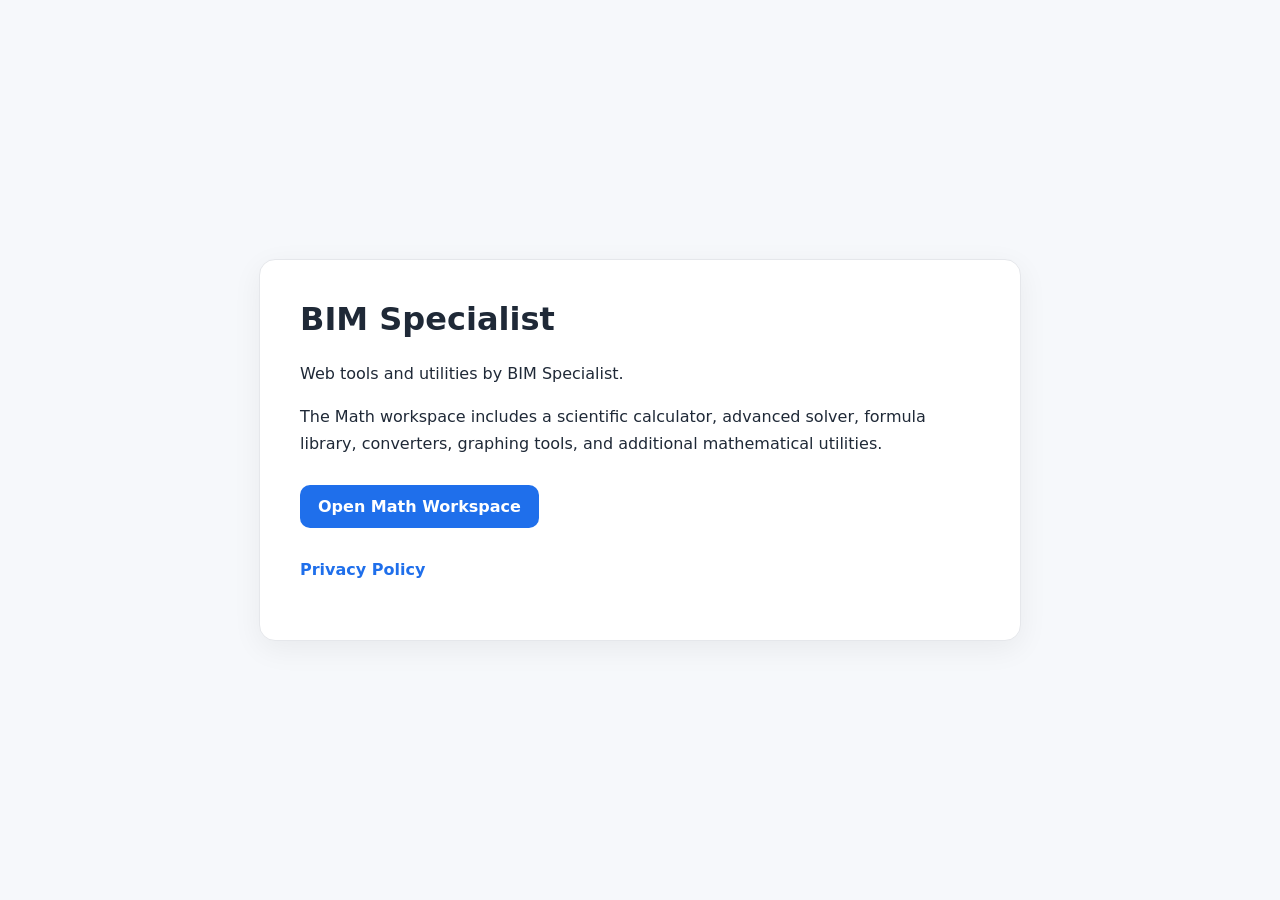
<file: index.html>
<!doctype html>
<html lang="en" dir="ltr">
<head>
  <meta charset="utf-8">
  <meta name="viewport" content="width=device-width,initial-scale=1">
  <meta name="description" content="BIM Specialist tools and web applications.">
  <title>BIM Specialist</title>
  <script async src="https://pagead2.googlesyndication.com/pagead/js/adsbygoogle.js?client=ca-pub-5386218928692257" crossorigin="anonymous"></script>
  <style>
    :root{font-family:system-ui,-apple-system,Segoe UI,Roboto,sans-serif;color:#1f2937;background:#f6f8fb}
    body{margin:0;min-height:100vh;display:grid;place-items:center}
    main{max-width:680px;margin:24px;padding:40px;background:#fff;border:1px solid #e5e7eb;border-radius:16px;box-shadow:0 8px 30px rgba(0,0,0,.06)}
    h1{margin-top:0} p{line-height:1.7}
    a{display:inline-block;margin-top:12px;padding:12px 18px;border-radius:10px;background:#1f6feb;color:#fff;text-decoration:none;font-weight:600}
    a:focus-visible{outline:3px solid #111827;outline-offset:3px}
  </style>
</head>
<body>
  <main>
    <h1>BIM Specialist</h1>
    <p>Web tools and utilities by BIM Specialist.</p>
    <p>The Math workspace includes a scientific calculator, advanced solver, formula library, converters, graphing tools, and additional mathematical utilities.</p>
    <a href="/Math/">Open Math Workspace</a>
    <p><a href="/privacy.html" style="background:transparent;color:#1f6feb;padding:0">Privacy Policy</a></p>
  </main>
</body>
</html>
</file>
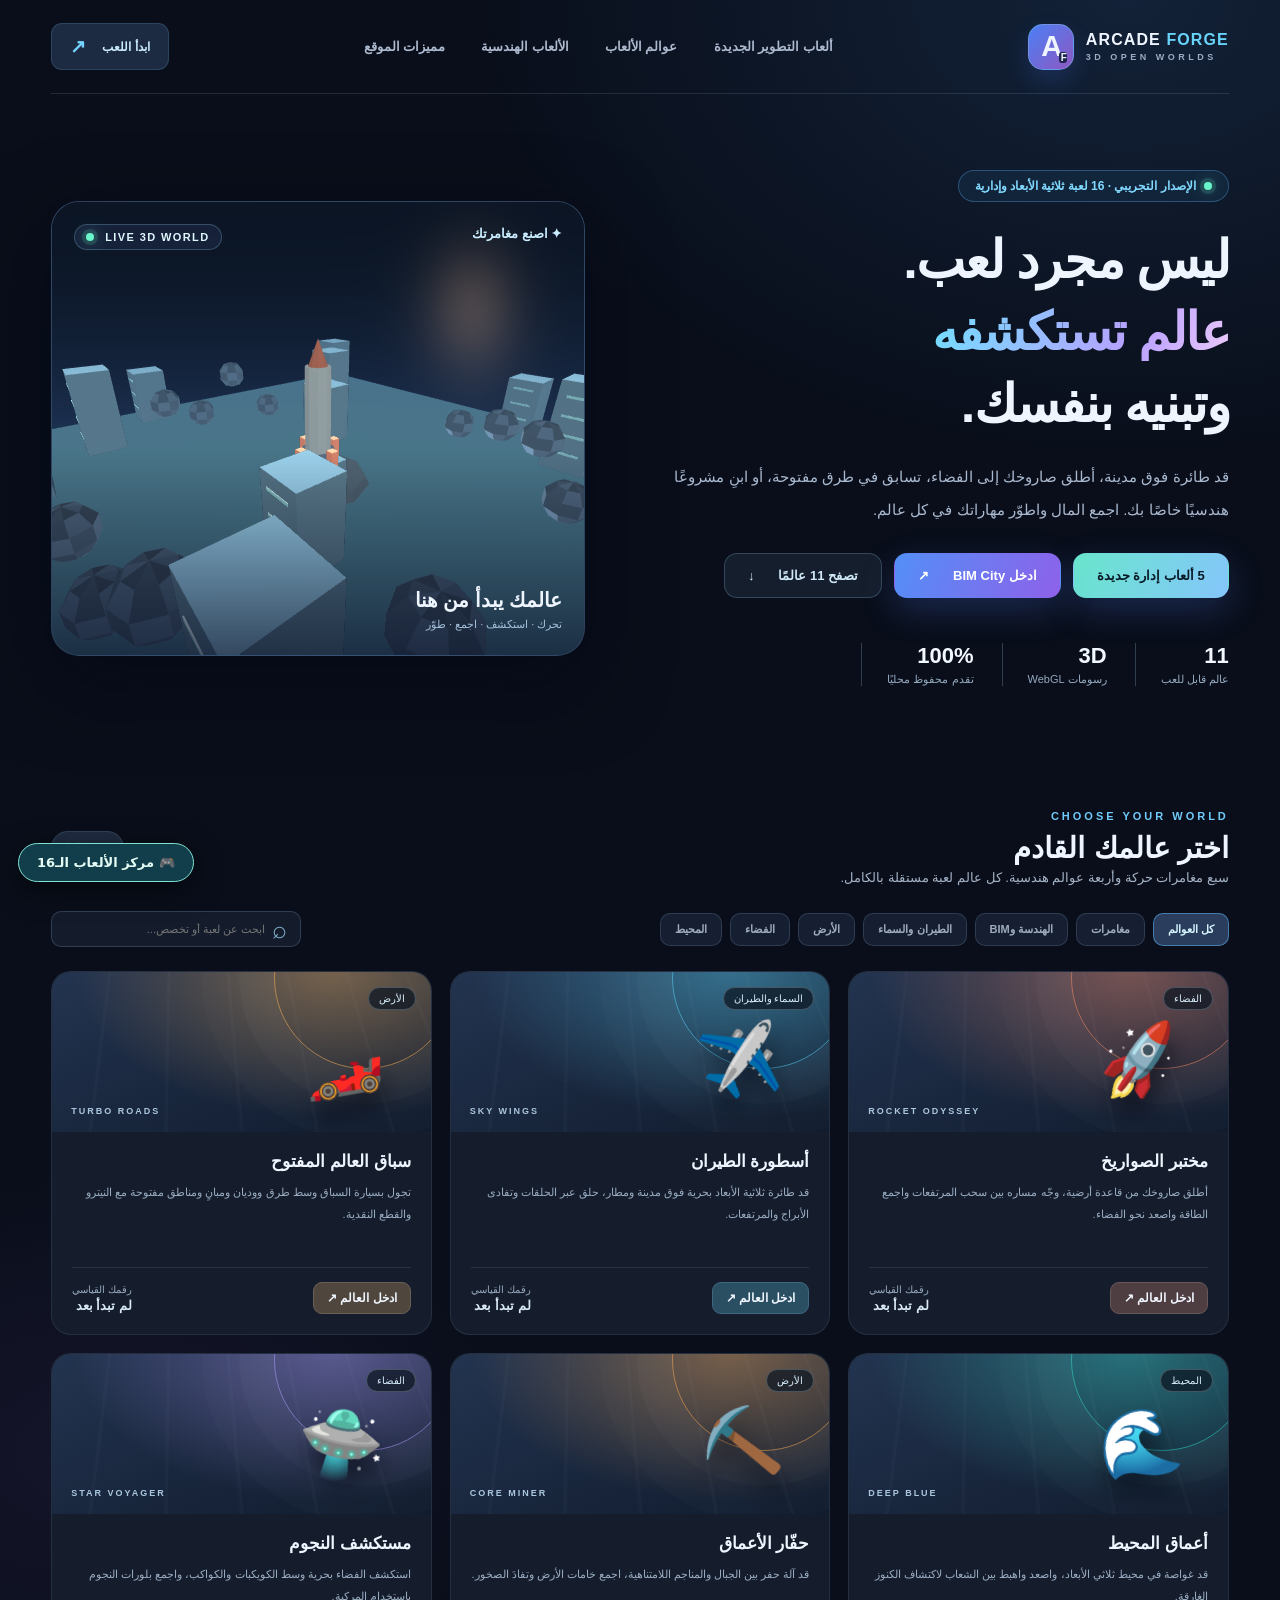
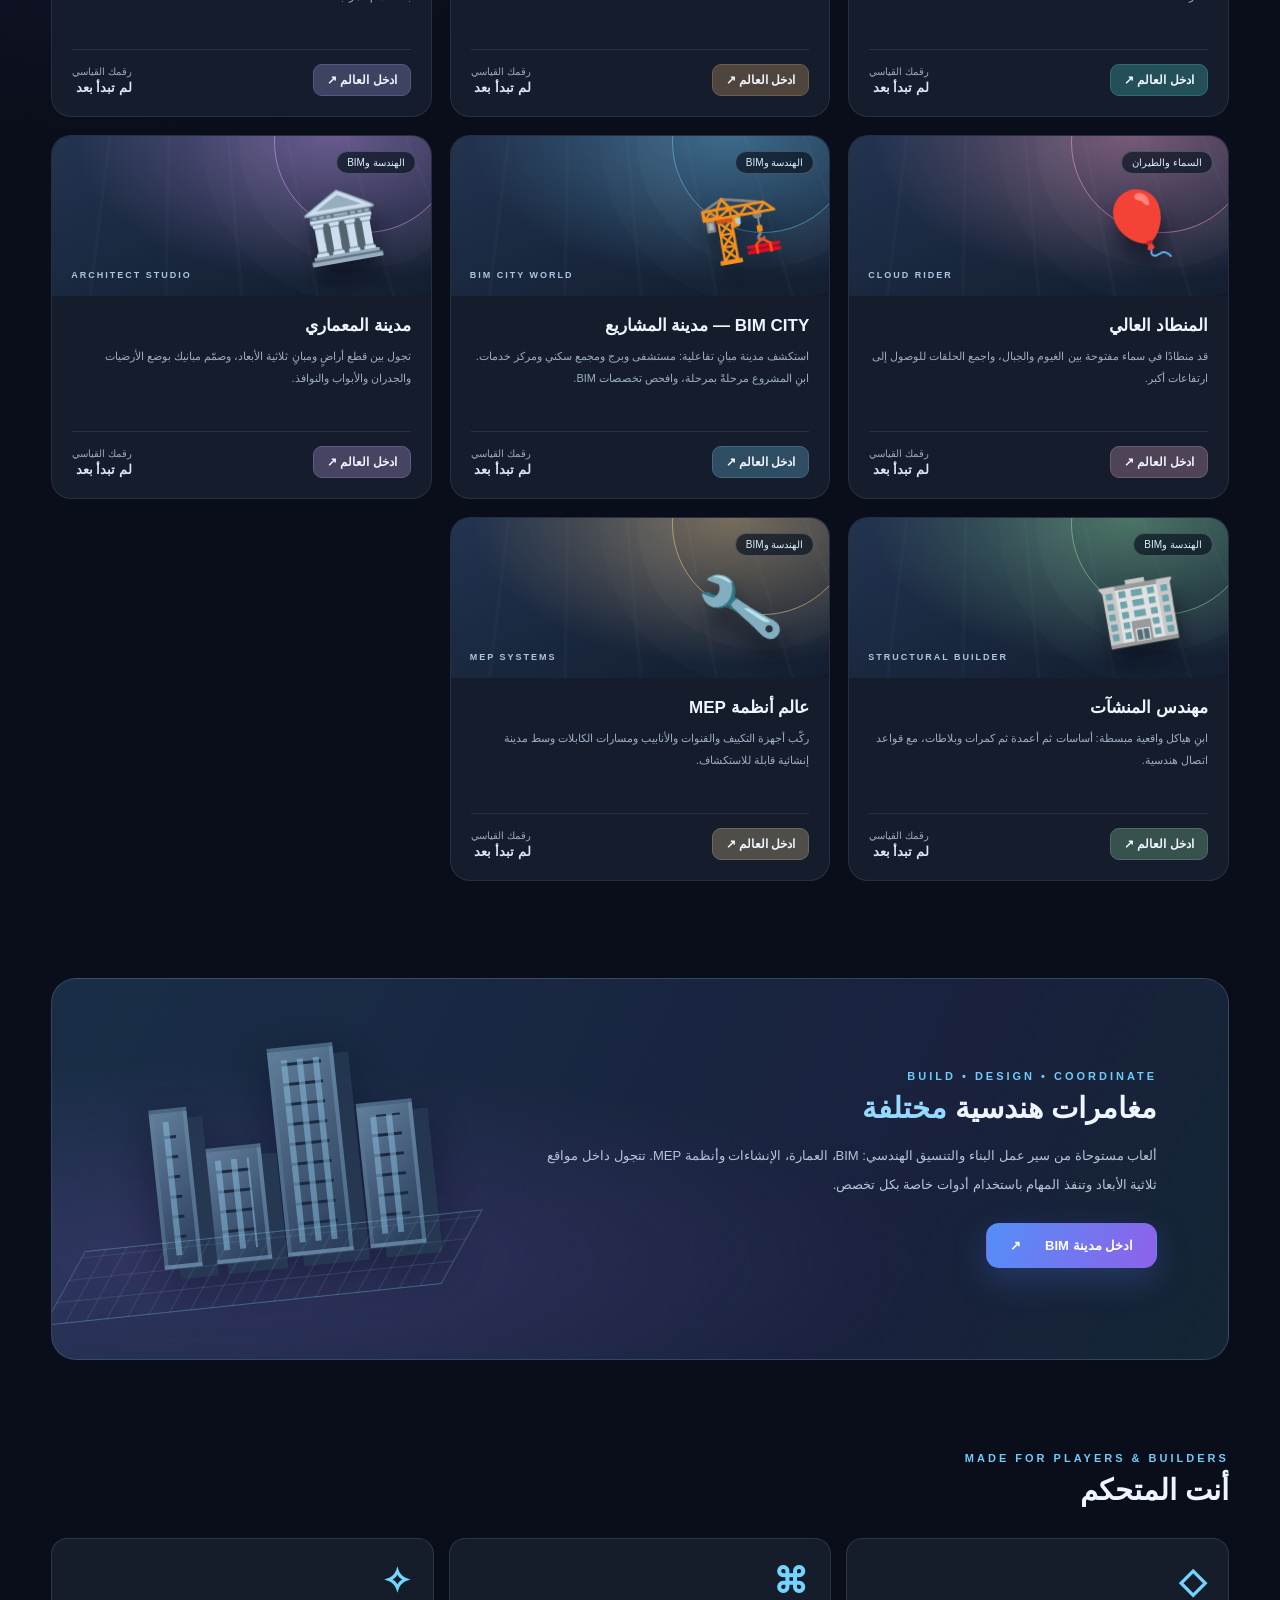
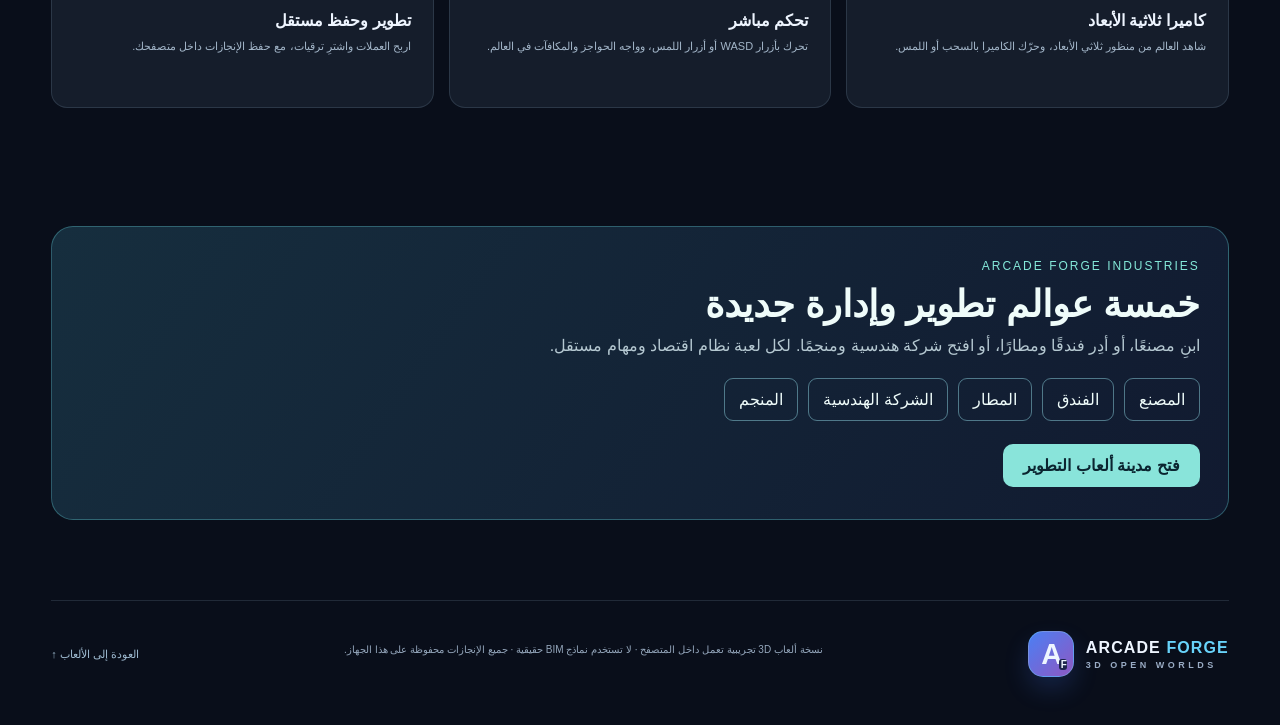
<file: arcade-forge-3d/index.html>
<!doctype html><html lang="ar" dir="rtl"><head><meta charset="utf-8"><meta name="viewport" content="width=device-width,initial-scale=1"><meta name="theme-color" content="#080d1b"><meta name="description" content="Arcade Forge 3D — 11 3D worlds with engineering simulations."><title>Arcade Forge 3D | الألعاب</title><style>body{background:#080d1b;color:#e7f3ff;font-family:system-ui;display:grid;place-items:center;min-height:100vh}main{text-align:center}small{color:#acc6dc}</style></head><body><main id="loading"><h1>ARCADE FORGE 3D</h1><p>جاري فتح عالم الألعاب…</p><small>11 لعبة ثلاثية الأبعاد · رسومات محسّنة · هندسة</small></main><script>
(async()=>{
const home='H4sIAAAAAAAC/8W9a5MbR5Ig+J2/Irs4agDFRDKfyMwqonQUWZS4Q4kakmq1jEZT57MAEQVACaAeLJXZ6M3h9c1s2+3ZnN2M2dqObJqPoZrNltQazcf7FcWv/Qduf8K5e0RkRj4AFnvbdltNVGa8w93DX+EReeFn8SSaH04TZTDfHW1dwF9lFIx3+mtBtqbEw6y/ls1Ha5CTBPHWhd1kHijRIMhmyby/[base64]/Icn3508efE5NPTwxaci8dGLryDjv1ELL76Gl2cn30GDb1x9W4GxDIbzJJovskS5Oc8W7Ont7Xc1mMp8OB8lW5XxKp+sGjD8+RRGcP/kW3y9cJ41cWE2P4Q/G9lkMj/[base64]/om7vDcXeQDHcG8w1D11/bxOF002B3ODrc2AuyNhtgh3XOUxBCnWNqJwyiuzvZZDGOeV64AzmL+XwyBmqfLuZHNL/heABTmPOco2iRzaC16WQIdJodB0fYYjdOokkWIAVvjCfjhHdZrqoGR939JLw7nHfnwbQ7gIGPcPBskWzMMwDXNMgAA7zCRjqJFrPu3nA2DEeJGlTeaYzltKPJYj4ajpMNc3qgzCajYayc9awkBuzynO4kTYERbNjTA9FLPJwFUDcWUxtP5t1gNJrsJ/HmZBpEw/nhhmY7x7cHwzhOxneOoMJ0FBzSTH823EUuEMCgB4Y6MNWBpU45irrzyXRDP052CZBdIm6olO0Go+ONjVkyggUFEJMRcdbpBUkSO87xGQ3IKZHzsiBGBrSDfwFI7WQ0Gk5nieLrOsy2Z+FvMFc87zVFf009a5q20XN7pioBVnGt1zrqsoYcB5uwXNHQa/AMDdk9y+yFVrkhT4eG+Oo81mbAHLqzATQEUz9gHHPD6OHANjm5Bov5ZHMaxDHSta5Eo2B32ja86YFq7+2rPcBHh7eDbPtIom0f8jYFzNNRcrAZAN2Mu1B2d7aBKzbJNneC6YYFrW1+tJjNh+lhl/PRDRgw8PAwme8nyXgzX1CA+d0NI6cStgDYcodxhDDT+Og0fRomDS5jqNwYzbNNLA7AyIbju4B91lZ3COPJG9zJhvEmPMHASg1OJwAAbCZLRrCY9pJNBkm7B51waNAzm4Y0/rO9OPbSoGeJGSJuF7MNw8HSBQ3hEgiyAvWG5cTJDuA4dNPUVs96ieNFZodYCXCfUayYPnRyMQOC2RwlcxhlFyGKSOyaNBKcaxBP9gGpCAzFBHQpQDRuL7UsQ56/AjXHR/[base64]/wIjbA2zHWDablJc3/oC03YWUOemBi90xDFrTnTRTjDRbxlDc1/KZu0ieQCbI/[base64]/cKtu9ViL0XpHYU1Ib/Wpkh43/Ejllx01YxBYWCSAqMzQrEiElJWN6aipUeBMAzSksKeZNMaqZmInsSGgBRqmBXnK2bvZyGApKZs9PLWZKsyHY3GO+dZkNo/LAbzseqtjOYzOb42EgCVV7Dm17SG8qwKruxmkhDIsGCYSHETauM+ip3xUVKlZkspMcUVENFM2dqOhzBSPCxNMfV64wJcsfy0tRFQd4zEl/o/iS4GmS1RcThOG6S+lZU6kww/RysnOvnI2VjRu72QbtrIQthw94ISWqPk9msDWITtKkCMxyknJ7spOd7jheIFRTriZd65UWWmoEV+ianmNxmOB3RmF5BfigtbSenvaKlLWJhpeaIzgqljjFvgd/uKEmB0p2CQihBYhdO7Bqe60a1rhRUMMc7R7kCQny1WQEp65RkZNEsNwi6AmSpmXpM+FY6Ir1Doj9D0iKcwA/TElxysIAdtQhGR3VFFHGfgk20wYwgWR7ZjlNbLWaFX1VNjmiYRaMErQzbBzOjh/ZKYPuuqQJfNW0rUnoOpBkGvPkKWredMvkiGwEjBMlXt3TXsH19cwjwZzYoe0oaWLkXR14aW35pvkoUjPeCWYNqOhyjsahzPZysbNniLit288kiGnCutgFE1T0s9bIRpHNSmxgHarU2l/e3YqXLVpiDQNJDwzbD0OtscqO8m+xB5ozsU7CpYEEkXRItDRNE9CMVbjKqxqd73eE4Tg42rHxdJqmbxuV1GZmebQdxE4TDyEkM22sSrYJFIvKIJCuWE64LDxVzY8W6OIWwMGhCFQ2+oHIkZmijARzF3JnpgQApV8IFc0RQsxtYulA+ffI5lPl/pR0mD4+EWKwZuc1MCKfXW9IWGDpFj5KuVim1ijcEdqTHwfEZbcZ9EwJj5F3QFQ/XNXddyWYIdcbrkAEPhP4yTK1W/3PDoUl9ED3dHUZ3pZ7YMsztkihMA8mSXUFUVaOrRpk1/[base64]/GodAlkyTYN62VAADtNTWVSPNOp2ckll73SjI4gat7BQCo6q4NdBvBOqqY/lVFa6GPseIzXiZ1eLMVJnmRIpQ2ehdwrUuTWylZdFDhliiZraXsjs8aA/HyizbCVXmvcWm+BZOh9RHCd1V7RHtHodpj6buGY4Pyjqrn82PBG31aIG+VBU+hYse9FzXJrf8qQZv6+XBlzzvMLOOWjP/HGb+mRY6JUBx1o3QjDvFpDbCBECbvLL2yeiTzJ5Klx71KI2sNEo0tdSzwP+DNNV7iu2WX0nMFQifJtlsinS7l7QtXFUdJZvMgQB+CcIRuukotO0K9qTdKfZkPEea3ymU6xrpnwoZTp2Sqj4XQTBojwhTgZ6ZEtkltoV6Utdzqj5z/M8ih0xK/9MdlSW6ppRo85kmu5OPhitd6L1ejUWyUSDMaRAOeaWYrR5nkykfS1vnflamKJ3VDb1n6F4o44khpd0lp14n15aN5UyhtswVeSLNS94r8N+mjvjkI0jYmWSHS8wY8kaxudKjGJ1Z4mJ6DCalFYYNjDCM417i2HaT5VLZoxDyABFHCUKw+kmK/mAa7/4kG8VHTXTIdp96wuwij3Ix3NwM8k/pHaior6ak/wWRGyd8PLTrm0sybNzU+c9pJAmmbhhSW8rAktVOyV+M9OvXzSO57vRIKks6W7HJEUdmVQCXvIwlbzgJSWqX7U8IfZZIQpJyTs/3LECucONQ/mm2Fl+uclbcTLjVWRqSElSUbGkHIdXTHpiKEomeiiuZFrpHQrNnOZ0/k7GZ6IO3DCtxjE7ZbW2tdlsXmBTT4xL8VSdB7gs+Cd5ihoEEsfA4+27gh3Fl8ZVK1jb3xEL0Eje1X2bFFQ4Hq2kvrrrRBsrb/PBIakXs2wq3Rr6chAWkh1EEqkXdDnyZMvdn0aFVYk3ImyQDs/ea6jqFMlXe3/B6getUXTYktvgq9cn875nlrSiLpNyfpxAZ5muKiwTgWo4eRLZX0h8cvUnL4U5uwzcTu0d/DStWXAx3MGzTsexOE6y34uHeRjrMZvNuNBiOmhTpgvlWdi+Om214ZpjkDtU4SJPGksvs8tCJ7Nhr2jshaBts588klxXAe9hFjadh3IVCTWqT0ERMjOFokNs9EtuSAtWoB7ANIpOpx4Abw3N1AOxuN1wMVwk0Ck1go3F6L4k7sNm2YC/2osAHvdUDNhTktGkXtOmafhA6ZFzmWhONj2kpwDt8x8wH9wpqrl/xUC9VdH02VD+J4zT0UVzB5MoqOd/r66jLW9Er2jJKPVKKyd/t0QvBXMKPn89LC40jpto4BZYNtp+RFzF5EVfaNzR1P0dKr1cqbvHizM4RbRoFEnt6qbzNy5OZvlkykjgJMnsV7VwG1OWkYhXKsVU0YMs0XCHh2d1kv92lcJXO6fDWAHGELzCcMDZT3XK4+mOsRpz/Ku00MFdWqtc71lLoYZEls1fyC6A7gHkDCNmiDQVsnmE0Sur+qFIoU92AD0thg64sMcx6FI3RkzplQUzCvWrFNndx01YW2TAkQaVBlhXEwptLchzgWJ7S9Gil0idUWhOYp5drmsc8LOV/0HPYqDSWQUk7ijK8uE/cJrLnwTGlOUiagG8HPTA6JOlCtF6O0/DzZoJle3dJGMR6UyDSmfPryptgaikAg8lirqyfP6MhPI6K/ap4b7BKVrPYZI9bbCyar1z5NJukL3OXHNOoxB6BWOv57r6ImzvVPk8JG7AqXxLsxhm5oRue6dLfwIw7S2MCUTh5QWz5hZ0Lggbb7/JY2D/fZeroPcsNQf5WA5iscJWXeJl23hiYVgy0HLDlwbxSl+OhIdKxEbFycWkHie2sLA0RPMVGihhUHHqxXeolrPKOmg1ChLo7iRPU6/KoWx72MZuTWwjDTk+DJ08CM4piw1wSHST72h2753i9pNDqwPq3qr6Cl8ecWbHbc8FQL62N7mR6ytAYZhPRjjpFWXBp7Bay1HLrnH1JqJPper7llkOdQEHRbTe0xTzRtJJ5v+EXvH8nyIKdpDsKFuNocHSqPl07jFLLdfPm/apJXA9bZUsZEBC5sJTNxHJ6XuclRmt5s4UkW36Kg7ZA6syL+TxkkamvYqG1cXqc5fiWYyfqWdvoGW7YOT67zDX058cbiM3+DKRZdw8IBVfiih4aYgVWzeSs3jMs07SDkiZklH2jSs/GeAQqGVp1+40zYN0HBhz19JVNeRTawEuC9UEQQ/kcLo1jIA8U11H1PKRBX+XiISZxmk1Fh7YCmsIrwLKadcEaTEaqFk2AuGcqmGyzGe7OoqNChSWx2MHdVnoZAVnxR2Kj3cEw34MtOSP9GP2+RtV5GZpR5FdCuUj9dPluhm/[base64]/sN26JVY014Q3GfqSPtKECJDJMO60dFztbM9JvCBimck4yXYOy9lRFKY9lh1OJrNSpMbZ0MVzAlUugqxsifAnzlFI/IKHmOSsMe2/BA/JhXeFfHqr7BwclFS18UyQ8G24YRjFFUZTlzVSW4yDLDnfZOtLJVx+iLRyUkRS8d00krraqp6CkSg6MID3OMeyQpPDxyytA38FA7PjXmJuNkZi1VS2Yw17YQ6pyhZkbuUmOp7DirLJDDSl4TKlEffviWzwoWE/ut2FDBV/[base64]/A5AWDN0rtTr7dDYZ9AWWjJ4OAd0yvwHWyxeoTL7yjwOv56AMI417Yiwos1GWK7VqR6yY5j0ttDEdqCgSxfNBiMSaMtzVLAP8xAUX21/mmb8WJ2+TSiHwnSEpHW0LkRoNkNC3Ivcy2S4ZeaqSWHrtSHIcTRxXZa9ciUXp1paO2W32szSeTUZOtt8KDueT4VDVClloWVCxDSjcdi9mtVUj5IWAt6YXSxn2c9squGrM+rWanmuxoKo1GY6ftk7hyBMmzUjexy84uy4HhRHkUM25zpB62ht6WFayKhfJUgpA416K4L/negFdQKgnIyThuFjnlYQkW0mB4191Fm4sZGiwEGe4AqqEnQDeE4UeVo49mYvtBsMTLYKKXQegRdECp6SydOD3kFZvGTgMjk/DuVWPnelx1R75mgJ7nRUvgscFYSvmmBcf3ol6cYxYo7rSuCLvRHyI1VPdr8Gq18fF3xqyE68QptmCdBi/0axXzzTY8pFcpTNpnPYHgX3rk5zRaj0Hb0aXF4Vu27SexzM5LsknaQ6yE1qWp6dfWqfnSA7JFaIbecIDR1nmoYmh4vVjSNpYEJNozlZehl0YvaD2+pxD6aFDYuA+g+qQaEYy1ncmkxliC1I+9yrkJx7CjJBS1ZgPQE8SIjeVY0DvHZ7hbXdV2FsM4WYJUNz/HpQu+o8vOFJfG3dvblyI3KztQOt6tkxSBQIyRyZvZoOtbjtm88k2KL8q3kx2+K86IIrc+GTNq0uC6ICde6ywPJi3FgHhs85Utf1uPjSAIxPaDNpkmYw4sej5q7A/9yiQH2Z0jf4GzJ2THF03WdsoKY35F0KZnovOp1E7p1BAdZ+EGnM0cPWzaW1M+5/I2tBwPatP+cWlj/VhbTFGrQtcDMIxycIIwh6VQOBYWxeucWtGVXQhl49lo3hQyfTOIHafxGHbpJKKl27YkbixgSXWTmQ+X7YTiFT/t/N6fTvn8jGc7PaNyfsa1Ywu3TAWgwO6snkoRnucoDtKgFJfVrISJpvCI/dGpo29ZmJ8Ef3YRQ3hUPVFVyl7hGgsMJIiiPOjgUVI5UGTruOBLaPDKhzmrp+wYhRfecN8LGy0OvlmIQQ9/AZebX3M1CKSEQVI+8WzRQo2D8Q6e3x6O78pTllWh/[base64]/wKApAjSAWhLCFKvHlJzNnmu1govokcnfIWtr6UHvkdShi/[base64]/RjmUvFhysplfTNGbLjonBU5pQ0S2bOAIFTp9tDOMhc3A1V9r6OkjhoNa6WyKVE6QS45soVbrr4/s7evdGnLpFP2T8ur1KtaDs1yXdpURtmhsu2xBmEugQZPSKk225dj4TzNuJIiw7lcb4iT7hmlgGefY8Zle/BFYLJ8z45fySxv9TO8NMb2LhXDoDWSm2NJqG6hFhWhuUW2V9mz8MpXKDBZXg+/WhVFTpGyeYiYFAhbj7WyDDY4OUa1AqwaBZZKN0GvpC4SWyuklTh07Vaj7GTyE3j0y0zUrkft+i8LgvNqBWoqAInNWkCaqa/[base64]/vhmMQUVoyIDB4OGo7UKTVEh1UujqeAUk4nyQKCirRqD5zubob5+kyl4ywAN2CoOqRgeq6CQkcGMsrCyHN/X3bjZJE4JQMFIkNRb7mDI1XQHJcZfEHLUu67qT8ehQXDivnpVybgFhg5wp8shjtQuEdHWcTl52R325kzlrq8H9XNg4p9gHWXWKphrcrIelHabSxYF2mCa66y2757m+0WxLG81RLwlT82XXZzXOvxx3UzoNY/th6NfP/ITSURW/tr3t1q/[base64]/[base64]/prJOA0/OTWmihGjq41JciGQZfOi/XX6KtpP7z49OTbk8fsu2vPT3774gF+NQ0SKt9Dg9ZxHqXmaBdrbesi5WxdgTnhX/GH/YZbF29cunh5W7mQ7G5duX7jze0L5+HpwvkQSiDVbVmXlevvbr+jvH/9xrXLN6E2peaNBVsX0IXN+4VHaZ7sHPJsbevkJ/YRuBdf8g/IiS/GUf28uIQoqFMqWPls3Mnjck1xycfa1osv4b8HJ3+ASk8U/km4+y8+O/mJKpyHAWI1gUq+gblWGzB0CT19w1rAMTxSGMT+9NU/ynM/z7AN5LAbDBGq3PTKO8gmABCJVPIduwrG+AdGKqn51zvWBMQZAP/15AcY3kP87h2+Pjl5evIcZv3oxQPl//0RzCKFjRkJJ/92n6Ci/Ot9Yh4DYwsmCYSlvPgSG6Lv+mF17UKYcUIRn9dToC/+cb8Xn774WjQB5QDDT/Ajfy8evPhaoYdPAVOfawAiY+vCdAtw8Ew5+RE6/i108ViB6oAX7PIZVPnq5PHJr/GTfj9CL58pMD2YHDT5uxefKyf/Cml/x1Dx6ckf8SuCWBYHAmjCNj7FLxP+CBU+kz79x1t8cV+hYl+9+M/Y2ffU7E/sM4E5PbHPHP4OCv7AHh/ByLHeU6jyE6cj/KWvGcIg77/4DQAfOvsaB4rEBgOlcbz4HEoJcMHsp3X0czGwJlGi9GkMQYyvoxuhD1xpnMgE+YiQ+CPgC7p98VUzWebt5h/HqJP4E8ZckFpKH08UDf6fJTqHOdQnUmzyrgmGwrSzLcNAFkqPnI/kFASEgPj4QhErq8pTSg1Zl2sNPQeM3Ud0wAp/PwnfvLayAfQL1pp4gtSIY/ny5FskxJN/Z49fMFKocTmafTMM2B42zJ995UEZxizjEr2WWTqtr+/40FesTCTun2Cef1SKdVdih8gOWH+lAUkfY6gwkvzbPwUjuXb1F9v4JU1i7Esmx2OelOonCta2/vTPv1VouXwF6wNm9B8wwC9hyLAOXqUtpgisoSDKiRAW0gNO7fD2FVumDyWRBND5Fpbx58jrio+NvviUv7M1i898nRbolPB4nrNqYN2CaSPq+PLIIcqyyjy8vA3O8srgLn9BYG3r0lvXr9/cVj64/t4NAW/Oe01c2r+DGUmfMP2cMRxcJ0CkwEBNZKAwz0dlWBMVESSQn94H+nlOFATkVAhcWWhqZe5USAloDqH4GSQ85iwGGoVeXnzBWNj5YooIJQwuH1/CveEcUtJ+8dpWhaeU15EEyfxm/rWGZHZ5PtIG21kUrBJSFfyWbRzMA27l99cC1L3Y7HCl5PMHsqHaTa1Um4jREwVqBGoRMpBfoY2aCiPATxh64+rbr9DW7O4hV4MKbs8/pst4yH97hcZGqF9ypQo5y6uMA21HPhsuf1+ldhLwushgH5z8WNRl5EC8sVg4eZyIECl/+vX/JeiHIkcYAVK5NQW/1Fy8oRcnmuxOR8kcUidpuqaQ4TGYoF8dVWqg7W9P/g3Xx1eSjkRKwhNYhj+c/KBpWoMezqoxRaPGiamgTN04QvTbzyqrA/0Da9WCdO0riGdyrefqICVuoYRQSJ15ilJBUoefkCqF2o80Pnr8loD9QFvN52RCzTutRcOchre98d7Va5eVP/3tvyiXt29effMderx0/fqNy1ffuXhrW+J0FdYlcyaudUAe8EKis8c50+DsT/rMNONWqOM9JOYFyKRmkIciz1JKX5zma+YJvKKq91nFltjAb1Cjqsj4xpek0D0WCf8Kxb4nlZOGDEwWEv4dSj2m71MjIkD7BjkDnaJG/jtUbL6kLj9DzXGFkEeNmdTk3wtD5WuEDvFfnCCA4hlL+AbkwH3G7klHJSbNmJ2gWuLSL1cnw+EuKZPP+ECF8k3f4W62cKo8O4+64suEEW5/bZ4tkjIb53d7KqGx1tSOyDVX5lorc+2mXOmO0LVTCf3cfPwLi/230bIGq1p599rFD7Zv3FR+rtBqgUdZAUCSEsYq6jaAWS71lyiehbl7gV/UWR6HfKMmqGr/mNtpA2uLy3USKKutQyiM6w6/4v41cp+HbAEyzYEUsy9pLdzHdbfsE/GwjmihPn/xG6HXlAbAzJnvoMQjYayhXYBLnGse+QxPM9Vf/9/SVAUskc5xTX2PqiCflVAhIeObkz8QR3quvH/x5mU+iiKxGBDNhRbiU7Rxidmy15M/KELhoOl9evIvyC1ycVEyB19tRv/8sDwj1GmR09HX7T9lhgvX3fLJPSRF8NucpRFunjDb9XvUNcEWpj+fQVOQgxMjO5e1mDO+p5DJPSkFbxOGI9n2pelU1tiF88wnwiNXxfTorbyymPfrf5ULi0Y93ULxAMz0sSxmoabsXMHMJ0LECIjk65aZ02B3cKkteDgS4FckV35/8pQYLQDvM5RE1CIaKk9pQfzUBPnCRGV6PbpCYD3+HrvA0k/JBfEHIQBqjiyuDD/D2oUjRZrjn776DWP0PIJV6PpRNpzOt9rpYkzobHeO1hazBLdfhtF8bfMMYGY257EOfeX2maNhvNHKJsD55i11PpyPko0Wk+dAi9xR9QORIELzdy0VL0Ecb7RuXL/019u3lOuXP7h5c/uDlooo32j99//6//wtNAPq3UYrV8xbKnL16UaLVNKWym7632idTSNf74UtFTfNNlrNbiTGstCo+olBg/RgRAHjUU+BQ33NVhNWIifWA9IsGHNiaEYL91OCHF9PhYcINTJo/zFL/wG7AcQjiyj5rjSYxSQYwTAfQeL9k/9glf8DqQZsWKnob188aKmL8XCOgGypPGQEKubTAiAme8lotnG7JVRs5GottQVw/wNZDJR+H2gNaADSiWc/RJ4tOD5pl+i1w1qY8AwnKPyMf8RBwTjuAEoB8DlL5Yz7IS0PEBDKxfOXGRzF1GF6f6u8L9KKtXCTIlLI+fMQdTDoDVCiKQxeX3DDl+PoEUslVec5OmjAiG0dq4zYyDeW0xrg8zvkjsXMcrMpp7Wbf/2B8v7Vd968KcjsT/98///7939YQWh3DyUyc8LYSQNBZlWP5kqHziPCzIMmx6dC3qwfiWv/WiEv1GcKmSbPhZBhMHnCVMZPyS/wd0UXKKee5gJIJtGC1qA5JqiLxqowaqK0fHYSpREtScTznC0UJJ/vmPehTHIn/0bS94kY8FNcFNgio9mvYAQoi+4LGntfIVCwif4EILmJDA+H/yO8AJ0pRDg/0Xr7VKtN6SlZc0To37J1n4tkjVNfifJyegKTraCm74jCPyurPVzEcw9zTla33rvxxnXlxvWLl28W/Osf/n4lZaFBLnOwMLSdgoPlNsUjMmweFkQtxgUDAHLP3d6olzzDkuQkYAoPgPb/oBcyhH6seMeVwrWdo0AQ0WfQbJ73GTX8uKCl3OXGGBYbASf2Z810lE+imY5OwbgQo9gz1yKBNf0oXO+rKIntEjwXdPQpETvI7/Pw8BR3AgRJ5WwQCzIWlbdXkMhsEcoMh8xFYVFy/0ZOFZe3t99V3rj23nZBE79+sILVJIFED5YXB1FcZjX/wbnrY77TwDt8mfKdy6L7pMk/whpctGHp74VVjfz4c5jw94Uc+hxgcB+UWyahSOp8tpwSGOMuHBLPm2khn8YS6SVQKhMC6CufQ19PBaN5hihlOX+Egf1Yl11ELb8tJNf7DH4/EB0gREgpEsiHvAfMgZBLtJwOeKOiwYIY4mw4GhXkgGrab4pNuZw6coK4dP3GtvL21Xe2b+Ti55/+4ZWYRBzETq9MFP/CfLaouT8v4fUpE9GFYfIV01bEniY6Yp6QMvA1V4IKbeZ3lCvxbNyLkITP33N1DhQr4P8SPUgEJPf4lFjIM0R5E0XkkFsiZWhyAsVcy8oxjpTA+AMTRfflOhIjYFs+DP1PmMxctfoFRFGreC5LCTyoOhsMp7KSW2xBMEZE3PvLQu24dfGG8ovrH1x8s0D9f/+v//Tvp1dwQwcvrMzFw8Nqj1y3LOkZXECwdQxGI5R/lOutLJEQ9kiwCY58ppY+L3bQ+XQaHFNc4aBGHi8jA86BqedcsV1CCkVrlbIlTiGrqI+I9/0BDaiXUAhQ1KfAUqhlbBeLFPRRcIS6utFAHahAIEnhCkMKQfOtoJEQDMzJZFzwBrECf2TaYKFTPCi4w7Xr711Wbly9LNPI398/rW6apoEVlXXToke23U3uCL51UFYFZL6BnBCxzd2mnI1UaKSiln5BJPMDU1mElSnpcERK3xBiS9ziC7mU0IxzjxBIpSVEIua1TJugkA9m7qAYgdevChn2B2YGIe7ukyOXBdeQhvItCRdSnx/T3ho3Vx+vUE6JFn5HCX8sBAotQ1RWnlI+eg/KAqXSgUQ8w92ccNBb8Ke//S+ytVB2ZufkgyVzr/t1iYT+4R8lESO5+HM6KqXl9NRLoiD1agop1zxYTI2Su8d/y1IFRVEoxx+ROf1EQuAHdFh9RX5x4QOhcs/EYnhCRPKcVjxnUBj49INSdd1LhMpd32U7J3eeKIU/vQIwTlFfkZb7uExXfFcARyjzHBIBuTRiO64Ve+dLMlm56vKM/ADVjpEacYI/ca6NtpAko9D5SJKZwxqg+DcKvT4i5H8hKmE3KK+3eXHcRAAS+j1GrJTAVgMqJKAa/Uyo9hwhBe3hPtpwnkQlF45MeThPtkcisa6LNy69dfXW9qVbys1b712+el0ivn/6s4gvjgJTEneFNUTYF+bJN7R6/siNnNziWWGHMy72A8z7N7lbmEKW0BEMOX8UvE34hgpxiTpMeRP2G6pCqvN9Dk9Gt78vyPEJdfaAdwYl/q4S/1ISqII2adX8gCpPE21WUPBSIn0OY3ggFhrfFMN0aVeJyVQuM4kqBQXx4QsirRJkpY1iy41oUwIon5GmvAR0jHU+IY8GgRynSdLrM+6FhRdZGcsWEZOKOb3mgMql7vdo+0va2I33LoHJfvGa2I2R6PVfXp1YfTux/VjSzXiw2ddkjn8uVHDgl0wvQ6r7DlnPBtMuH9I/CgiivT5E7jPmT/oSXV/5ful9ruz8KPvsSe49ZB43TP6BKf1y1IdEjd9Dew9Y/gPmVZM4+OnIr1zjpeTHNkMF+eXbqWUuSaYfeSXLBFgE7OUOSEaWKIEf0FYwjOvLApDKn776z2wTGHQ5euEAfMxyBAAfa0rJKfk3nGRzCs6JloRXQXC7SaH4F26h0qZwTmjwrNz84Oat7bclt9B/efjqFJamse5ZOYUBaMFcwv0y8v7/oRA1iNwHqHRzNw5bVwUP+4Ym9IiB7n5JNRdbcxxET4T9IPN/CfNIyJyR4WPOyoQzQCY6HO8Dtr8nwMSRSxzxdGTHAPtyaivpe4L4MKdJMNbYHR8qyXFBcQLcF996jzYHoVngQajj0AItgMzjCu7LUQdliFeBTPEDT6GB37CYDnlPqUJ9d/[base64]/JC1ylkKpIZJsMv7FiNGEI6CkPcD/IJ6YNou7h+KRYoQGCxY5WdoMCuCdnAGMDiW9Q0ZD/dpXtPhlIFVrFxFJiYoMM+CQ+j4zPHmmTPnzyu3huNDZZKm9NEPCpXlR4U3FIzWUKZJxg4L7+EZAlWhWF5ViZPpfKDMEyAbvH4jnexo2No1zGWHYPJG00m2jwe0swRvKkwyZX8IVaeDw9kwArQcdvE48jBLYtY2nrTCJoP57mQ2HQCfixQwYzVOpL/YvnGr/6tgPs+G4WKeKHtJZCnBu5PZZjXtnUlWS7s0GW0CJ6GjebvB3FYWv3g3T6Aii0vB7uZekB3iOChlDyuVU6Dp3aCa+Ithsp8n0VF3Ze/KZKea9BZBZ3NvMowV3Pxud452Rh++yw9F9mFA69Ce3cY5qYbW2cT++zRy3m+fpkb99XG4XZo+9tUfAe7mgzblQU3WVx/ztcPN41+JlX7lxsU3+7+aZkk0xOPhCgZpT9kAK9CARi/hmaI8mc0C02/Sl8vq6dvj+H82AKn+uD+mVof3kjbvAECAObNFKQ+S2prtqZpnqppldHip5DCRSzEQsj7jPl4gFk/m7bEKjXVUXRNZQJoXd0M8ytjHb81rtqVqrquy+9nG2uG65pzTHKiAuMwrTdL5G5PFOEr6mmGuY+NdKEvN0ljoHFcfAbfeLno4V9Q719Z69nrcWafZGJruQvu6oWp+Pp+BNBsY9DmYn+h/[base64]//cGHDTzMVIJffiCvB1PZe+8XZSJ/7xd9KMQIalPmGYxf/PID6Kqht+pix0OAi12x3Gtdltf/zbuHtybTeuK1yX516ZPjqjRijqH+bBfk5WA2T6ZtQoQK/[base64]/5nup60JXVgRHalut4mmM7Vs5uYN30CfyaD0VhbBJGNAM4YY+jZJ1jUQYVrGMPZ7uOzTRTeYXqsp2wj0jbOhqm7YsZKBzacEZ/sXCnkyWgVY0Rr3ixFxAIPGlZQnHY7dZZUFJanU2oOtCYPAOF1eoM+rc1TRvc0XaDafugv3Vw7qCjfTQBMGFp3uTtKd4zd3U8h7qz0RCa01Wzoxq9znnTcdRarqnaK3JttZfn3tk8FtOjO1377UhNO/2tSIzn7WA+0Ng9k+wRL5hSD9ZTwImoGcRxvx2oIdS7HYDmfS6EHzW4beCTgU8mPpl3cp18tghLNbp5jW5eo1uqQd9ekuoYd9Yxv4sl1/M669hOF1ukXJU/GZhmsNy8RRQj/QCwicga9Wl2g8MpECcgJABDwhDgD3LknB91cngNY5SObRjOONlXriBJWiYjh9uGqtN/iq4a4oE9KizDuAPQEwFmsjbaTid7akBvKl4poKZB1jliPaZ94zwNE3g6ljsPNDBZzPs0knZnE55hgv30PKtP7w6804MBOW1o7By22jnfpvsKsHGWa9zpdw32aN/pm+uQs45FagWhQV0ABhI2j4tpwJq+e3HeBiGqwpoCa01dTPu3ad53xBzukfgGdhJK5WDVH7B0QnN7MVXvQdphn73eUw/ypVCH9QGSziH+3MMfXT1AajjEn3v4gwkmJpiYYGJCt42V1mEASK1Ynp4NfDbZs3mnA8UOpWKHUrHDcrF7UrF7UrF7cjFEuQSs3cWIqJnDZdKvzQyW6CZIojbSZwRAjy7Ym9G5cx2RliEiIC2DtKPJ7WjdPpchckT+XXi+C/l3IV9kn+sHt+/SEywGTLp751gg85gT9m6yO+kfIZ1jPKryPgZU3hBWDprRVAyNSOiIncXrHM0Hw5nGXvrszyY3v0f8XQNEX8JLGQ7m7dZ+Eu6MWupRMJ4PQZcLZhtolqnBaDoINtJgNEtUEO2zJNtLLmcB2K87byzSNMlY3jGszoZGQViBXYVn7YNRl/VADPdnO6POfID3nm3jldztFjMIcb+PjrKS0/VbvsFTBJgWoa0abpz+9OI37NgB3/MUJ9OLI5nsXAbbLPqSzPRnzGfb2STwACh2RhwseHFKkvXb6BBTZ1nU4YxoBkW0KEuCeXKTilAJVMM0VuXmZJEBE59RJUzGYz/DkSg9EzNGyLC0d4Ms2E3mmKlC+qXrb7979dr2hzdvXbz13s1OCTJyNbz26tpkB1rMF9/smCTbtBjju9lkB1pv00hA9QuiAR/IVGXjxTZRM9z+5Yc337p4efuGim+d1RVQuXt7+51bogq+syr4TQHR6VSeK08sJjvFyV67+s5fr5gprySmOmV9LGaJ1AWhbtqfsoegjzf9bLDqF0nXvTaJ6Ho06LGFNmmrowIvW14EjDgoAsrB8iKgh7RA0lCPi/7R3pQXfY/ppnJZsKyxtWB3RRGwpqFMOtlZUUbYDFCQXUi+sijZLFAU2MLqgmDk5DMJF2lBOWw9tzl8gyzr377DntFiBakB2pl9B9GRjPFzIoixy9vv3nrrw1vbN28RnshbcwUYKuZd2/[base64]/kxLYDy1wVG8j1ShS2yQUrl2/wVHz4RtXb32Sr7Yija059nGfhtUocc0KdbFsBhIr3WtLaNTQ+mXGxp4wNsDC0Hx1b93QXO+cpjudzqoG0HTOG9hb12y3VNxIS6UJSWo7Ak3tgqa7P/95BHraBc0wO68bG/qrkjfjTL9IMtA/GP0xUpZ7FGRKFfakou+yWwAbC6sm0v6Va9cv3lKZNgTIZvAHbYg6meHobt24evGdN69t34R8S8bPK4xpKXutInRa5tVIvWw+wOvHasR1QMjVpovZAMlsqsLPGH+iDpWH4QTjHegNNF81UiWyH8v6P1oHoRrAmoKHCB46KC/lhUFd8d4D7H1STgsb0iKehgP5eBHEfBCxGAaVbRzhZjWrqIWNhZOD9oF6qN5T99WByFEPg/2+Xl/T6mC/v3/eVAdxP8Y/g/4A/sDsiPijyawNFWHmQ5aADhNMYIoX2JvxgRofqvE9NIMPzsUH69HkXHxvfTZUD89Bxr0uJM2GmBRN7nAGcrE/[base64]/FayJe6S3NC9PrNAnuwiyBQgfqvfL8QjVRU4kUOvXFhrWhXIF5u1YoZIWSnGbynITlpDLmzVr9lJUKpE4E+qPDEd5alnGQo7gJJ3MAPAP7LNlBg3PW94UlXxLgwhYfgi0+vCAKbw7RZMf0oD9cN9cJH+9ePS/yAbjt4Tmj05DFV3RgICHBQNZz5AK7POwiL7lXpCOOgw5QYr14uKR4CMUDE4vDVMutn2PF8/S89XrxcElxaF1GvwEjg+rQobRyz+HmkdRxDVuMkrBxHCrWl5DbWLrLS0Nv0GfeVQ/J7RixTFuyYpVnArd9AzSsfq9BMRN4/Qjw+tGF+eZHBUK7AmXmOf60/tH5OaC0IaP9EWD5/LxKJgV9LMr0oe7VCUOd9tsDdcSWb1YAbtApnkeIjqxAw6ADiGkoi3mjEoqmsAAXsILhzx7+CcUfSJRWJODMK5qAMZ/7aN3uEHRJQiagRDDgHgCjA1yYAspi2QTEIAhJ8MQL3YEJ5/5C1Ag66FKkfoJw1t4D5a2zpfnm68zjemeDexvVhaxO7EElqLlfSesIoTrro/NBnQMIgxioEv5N1QXplEl/K1mfrWdYvUiYU8LUAC4HBMoMFng3+Tt/tfJXfLOLwvD6Masbirofm/ydv1r5K77ZRWFDFlpTAzqFutBcSVNhmSYMAVrC/HqmBSOChjG/nmnD3LBNyG/MtLDbaUOfWMekPvOaiH5QSqPq2hJ809T/JzHOOldAYoM1IzGt9YyksMSu1rNymaBWJqAyEWck2WK8D9r2AUyV7/IYts51S6YnajpQtmq6qgbchZVRW2ct19btUHgKqWTXsDQLSmFxzXSoYl4+dVMnjkrlz52qfOEdZvyI7cSxcucNr7N590J/SQbAXp6H4QAY7q77qg7mGnZmayb25KRGHLQY5jGcr4L54GA467futYTeb5gVZI/LWBa80jw/ztErp6H6QksX2+1jy6/LCJsTwgp00fs94BQH9dRyrTvc2QmqDEi/j/FvKOCN/EwYOB+rmlhERAJoosmbIBPkMEfHgswlaz53d8E/6iylJYAVtHSy88knrbOBG+mx0xKugHQCEoDn733ySc/PYQEo0kEUVLeSag6C83UHAdEMazTIPvnENHW9A4y3tp0j29XQazY8sIUxvtD2ptxSxY2NKUiJRqN9AT3vUphFcy7MWk2b7PeFRl5JVcCGHJCvv27oenPpZBznZbfH8euvW5YugMi8UvUNF2G/nsoNEL7cxcWy0JK//ME7F9/O3VhlcrcKch9Nov718CNAn7YXjBbJjA+pc3t4Z5W/AeotdS9AnmpVvQlWTx2ugx58vNKjwMbPd6vP+/k2QCWdLfQE7x1uCyKPp1k/9+bEyd4wSt4dHiSjG+gP++QTkGNaz0GRnO8vWybfYWZ8R6bSaIRhQu8j9a5DwyB6B0U982X1WLwMq4i+1dqK+Fm/v//JJ/VlAemD0sYWK97f36yX7Q+Q/YsdtEEwG/RJBszBJuM7O+PC7DoA2Luace7eumUYmntuvu4bmi/HOOTbnTKTHhebzxQL1ActhhluOTSCYpc+pDV4Bv7HqvwVxc3Gk2iB8hC9lNsjupj6jcOrcXsY4yZCFs/6f9Vu0QO6NOl2OUxhTy2mMfEL7loYfSrtYrMPL7Z3AGbZIaeDWf8/3bz+jkYxCEiKwejmfEJfkof+r86T3TYevMEPZKd4n3PXirt7Rrd1DgN6O8D/jo6LKAhku7P56232V5tP0L06Sm7OSci0knH3vZutzrmWgtUxsLqz0RI39+ZXyOI5/eMomEeDI97skjLH8sTQALyEQGmzhfpxnwGELVPUKnbbHRrRPhaEuTJI4Yff+yJUGYGGwcptDr8+g+Ann+xodJlfv88yMIGC4vOUzs9//qu/OoJiGH1/rOAjBdqzR4yNP/5VuXdtOI5GC8hpfwxEgAjM761swUCTA7ZrOp73cYh8KQPo5LsrW1iPruODKvyus5/9TCq/SXQCXY2T7K1bb19jbaGWDLP8lbjjSb4IkL7ps6bQFeP9tW6XfbyRBfvjVNjjcfmOJPGFx8o1SZQMmEx2Jtnh2hbBh4GxdJbg9VbTZZStjaPZ3UN+qCI/GHq/fnnKOOaFvmEx3szL35KPHrdwnWy0SjchHN/mOLxzLN/ZVBo7fYuVDRyPSCwvSFcasYIM7UtvFc2/erlGl2YVNCMuyMrppXo9s/RJTOkec3Z1Ho0wPpauzytdDULX5gUN42YMAarhdVvF5a50uOy7Fw8uhDCcnGkc07VVDdcO57ds/aoIjDo+w9cf2GrbeDr4GlBeAmTYbtFNmS1VWrOdzZzpfbxIssObySjB2IWLo1G7dVu6svMO0Dmwoe0gGrTD/laoTWARDaO7FORzxFdtqGGNWTLnK/rPaXzY3xpqBCkcN6zcHTRJWnhsegj0G9KOu8Rzjivvm2cKDsv0mFKQRhvWbXERc4vbuaQ/gcZxRskZW4r7iu3dWeco04QA38z4rlDrrOGakR3nuue8vztb13RdN03cZc005hnlAU0u+weWjOUEPUeyNHYO+l17c+fgggM/UvzKzj1Kv4fp91AFEi3ugHz01a6m99Sde/hoeJrHfiDv3M69zmvm69BR0LNco4VXhhiO6aQs2ANrW1Bm3e285gAwuU900O+dozxqYB3bcDrrPZgtWjOsR3QS8Q51dYA/rbM9ywsCs2Q3OWAiDcAa6jsdufZdVvecoxlqTwX1hiyk1lk/TNxUbzHbAIAr/IksHgw0b8NS0W5ye17i4yTKZTRXxb1wTyXjKgxjL45rhXq4/6PhP1M1eyoeI00S7LRczmLBaBa0hvfu+LbrV4tgbzbYM/jPglKe7aeR3qoqrXajjXbe5PCUzWUHxtRTZXMZU0wYA1mLqd/DUdSBg+Hl8GuhdWUVlhrRoNlZB5sTa0eB67Zo1788QENSqw8O+rJrSgNjdt0B4/Ve4RnPk3X18LBv6OekCo5md9ZdmJlwEoLlCAbtPYAR4tf1/ShMWjAfh2bBFgsFMcjmpQswtVXZwHStO9ywoiA5W9XvQCdV6/EIwzZaZ+1eL/SilipMnw2gL2babJi2TgwC+M9sflF8rO8KrW1a4Z3jVZlnmDrUTpjuPhkl2n6QAZu1LtON5co0S3DPWVmMg71gOEITZKOlJhpoNTPQ5Ei9kNmNRuJd4x8W6bfwyyKt4zNnjjvAXYDDs+v1gN2DnMJLbue7o60z/z9a4Cu6ftIAAA==';
const game='H4sIAAAAAAAC/8y9a5cbx5Ug+F2/IlWUBGRVIguZeKOI4hYfkrimRIoPy2pOHTNfqIKJAqAEUC8Q51gPymy1tz0+PTs9O93n9OnWcYumRcuUWpLls59mf8B8LX7VH9j5CXvvjUdGZCZQRbd3dtstViLecePGfcWNG+dfDofB5GgUGbuTvf7mefzX6HuDnc6KF68YYS/urMST/grkRF64eX4vmnhGsOvF42jSWblz+/VSc4WnDry9qLOy34sORsN4smIEw8EkGkCpg1442e2E0X4viEr0w+oNepOe1y+NA68fdRxL1Cp1e5NOMNyPYr3VyW60F5WCYX8YKw2fKzecshNC0Ulv0o82t+LACyPj9WG8ExmVy8YD4+Tz5x+ffH/ymH38y/NPzq+zoufHkyP4046Hw8msVPJ32ufKrXLkeBul0ngad70gap9zak7ghkmKC0mh26yWIWkSHU7a56KoW+t24efedBKF7XOtilf3sQ2/P4UG6rXA77bg52gaj/qQ0PKaDpX3ggCmACW8sNqlTifx8H7Ujnd8r+g0GpbrOJZbaVm2UzUhuwtzbhcueb14WLBue7vDPc8q3Ip2hpFx52rBGnuDcWkcxb3uBgEJAIsQa4defH9jHMTDfr/kR7vefm8Yt8d7MOnd+UurM394WBr3jnuDnbY/jMMoLkHKHHHA8ofh0WzPi3d6g3Z5Y683KO1GvZ3dSdspl1/dwOGUut5er3/U3vfiIhugyTrnKQghc07t+F5wfyceTgchz/N3IGc6mQwHgAqj6WRG8+sNdmEKE54zC6bxGFobDXuw3vHcm2GLpTAKhrE36Q0H7cFwEPEu9aqWNysdRP793qQ08UalXRh4HwfPMKg9iQFcIy+GFeAV2t1hMB2X9nvjnt+PLC/1m8aop82G00m/N4ja7ujQGA/7vdA416xEIawuzykNu13YJe3q6FD0EvbGHtQNxdQGw0nJ6/eHB1G4MRx5QW9y1Lartfnd3V4YRoPtGVQY9b0jmunLvT3cIh4Metexdl1rt2KN+BKVJsNRuzyP9giQJUJuqBTvef15uz2O+lGAEFMX4lyt7kVRWKvNX7IBnSI1L/ZC3J07+BeAVIz6/d5oHBmtchlmW6/gv97EaDZfNcqvWudct+rUG3XXUgBrNCqvmtaihmo1bKLSEA29Ct/[base64]/[base64]/8WE26UQ7/bndu4bUvBxMsOxVkwlOVbVSyvg1iOhCKN2k4WLfyqKyYY+FEAZF+ZoJuaYLNcztlIVa/RbPlAgOWEGNoqDbWSFWnUYbVDLBsP9e2N/[base64]/Fd1goz/[base64]/HMUKaLmtfyuBhcJFtCjpl5/lhVEce27oBO1mRKk8qNqrZbZLW6KXqVVjqAXB/0ItYxqC9SMOuorXrXVcC2gq261Ehj1GqQ5DvxqGajdmjr6IhkBJQTRt1wpN5xqq7zRA/gzHZR9RTmkvBkGzW5YaWnzNQJvsO+Nc0TT3gCVxTKXw0nLVjVuXbCbDKfBLqdqbUCq0pHWS9vrTkhsYhSoUNhY3N+Sna5qYTUEUtl3qq7vN80NrpSXon3IHJN+CjoVbIioRKwlZ4K4/IiFGwyr8eu41BuE0WG7Ivdl1G10Q31fBm6zWvXCPAj7QS1yqs081ipIJC4eoWRKc8J90UTB3FmyL87ALByaUEqCT7AckRnayAFHMnemeiBA9Eq4YWYEtWoOSRfCZ4tsDjr9T7XD+OFMsMWMkptPhHB69QVtgaKT9KjIaqlSy2iDVw3KoTd/[base64]/VrU8JqVvPlpMKkC21DsNgZhKkoSjL26gozIQaVVbzetcEgINx0vCjy9MjNiKyNQpXVdMKYplYWRGL5Sy6AZI4Q44HL7pjR4gkggthaq/2cxCMTRKPImxYoFYICWimXL6camKTGZtVcKvDjMkcrOwDDSglsO/gYgrtYqrbQIl1m+mhO64SKtpTa2VJwTKUJko9/KWpeViS3VLOpIEDVsZmcpe73DYm9gjOMd32LWW2yKH+GYJD4qy52WHlHvqTHp0S03nVoLhHVWP57MBG7VaYOeKgqfwUQPcm6jSmb5Mw2+WtYHr1neYWamlVH/akz9cytolADBuez4bmgmk2r7EYA2emHpk+EnqT2pLpvUozIybZSoalnngP573W65blQb+k9ic8mCj6J4PEK83Y+KFdxVphEPJ4AAPwHmCN2YBp1Jgj5ZNZMzmWZNmd8ZhOsM6p9pMWpZTErbXATCoD4iVAX6ZkJkicgWykmlZi1tM8f/Vcgg06X/K9cslthwlcQqn2m0N/xZb6kJvV7PkEg2CoQ5DaJGVimmq4fxcMTHUixzOysTlM6VnXLdKTd9dZ3YohRLZNQzpbTsLCYKmW1uqBPJ3/LNZP2L1BGffAAJO8P4aIEaQ9YoNlf6FKNzNSpWDkGlrPh+DiH0w7Ae1arVPM0ldUYh+AEuHCUIxtqKumgPpvEeDON+OMvDQ3b6VBdqF1mUk+FKNah1RutASnx1FfnPCxphxMdDp76Sk2Hjbpn/[base64]/[base64]/Bopl1JqovExKQVoR6vmysG9gJjbSlmoFwq6LTbUVhSGXb+F7Aomp4vk/KzPtBa3Uk5Jy8j1SCgme3eTfhDMlfVpyXnZvjNjok0tWWWHnWfIIi4v0lDODd1ySy5Kva4Vr/[base64]/L033hN3emcx5tNWBXnuLsxgm5U3aaboP+em5oLvQJRObU9MJKK9FzgdFg+yXuC/vnm0xr5Xql4QP/[base64]/2dqJS35sOgt3ZmfpsVP2gW2k0ZPOttEqcdVtlWxkWIGjAVnajSq3eNE9RWvXDFuJs8ooDHYFkiRezeagss7yMhGbG2eQkp1WpVSPrXNWpOw3fnJ9bZBr68/0NxGF/DNystA+IgjtxSQ85vgLLZnKuXHcqrlv1NEnI0W2jRr2K/ghU0q9k9TdOgMstIMBBvby0qSa5NvCSoH0QxJA/+wv9GMgCxWXUsnRpKC8z8RCROMuhYo2OAvLcK0CzGpdAG4z6lh0MAbnHFqhs4zGezqKhwoItMd3B01b60Qe04p9ERku7PXkGqxkjWyHafZ208dJ3g6CVcuUi8bPBTzNaTrnCnDVIqRNOWf1pXHTUwxSxJ0nHVGaRPQslEOYQH2lKJMtxI+Wl6mQhxgxjSl+omc/O6PVQS40z48egGNVaXb8ZhKniiu8V8wdYbF7NObJezsaA7kGTgsN2u2GjEShXQ+x9mNN+T5F4Kk5yVJDiKg2n2fUqNeDQDJ1mGe5/BogpA8RtkBo+rWoCrqAbVbrVNN9K8XKbTGBsSMtgD4MPgipnzkAnmVZFUMrZt8p2xS3cakiwAC6xsyDLbbxqntU3holLeRtV3ZOJFZy4QN/zo34J7SxSRqqBjBRsZB33k+lmXK5T/kYZLwSmrCujUFFSdRPSymQUCl1laGoWpYpQixBVyklLQFiD+wL1UlIy+i80muV6LUUYWq0c056uvtXV0VIfhuZMycDGD3zPIJk3q2GtG1rnWmEj6vqmxvqyg9MBtbkMJUO/HERzlRAnGICWX6ZbUzbp/zpNWs4elsiT+aqg3wpaYUuAsp4owkn/XPZlpumyKlxhidjr9bXFzK6bRk8qzUbLqzaymljSXN66qdBX5JG8hQCeDOPuatfVztVrUdMLWGY0iOKdIz07CPxunWX7w+FY89Q45zfwnkCaiiApW8D8iXIkHD+hIS4Za9zqX4KGSOadQp/6Mj0HB6VUzb0TJGwbDd8PwhShyfIapS1GQRbcb6qWF3I4eYk0dVNEEfEb3UDpajN9C0bBaM8B2lObqwKNhI+r7YPWEgJWDeuRu5HriZUR2eY29sIMUqkjSKnlRmW8hxXEwzFISr1FQiOe3xPa4EfOeXSxBBkW/qMYZiu1fPyQnS266qaieOR2Q0RxvZJ2UCFsXxKhXd0omjfKTIN9T7bHG1HNw2dorwst7CpOs1nFYbGaIUCmK5Rdvx41AGEYZyTCGg/744XyAbvYwuwzrfwR/6RIS3SGLb6AYLc0XzRmiuZUxDsUtF8x4AVePygiRTRKtNEAUEwVK6nXkE5X3JNKBjcrpQR0V/U/c8VluFNUXU1BQGnArXFfed/x69VcixEfCb8EkqeTlKNut+s5S1Vel53R1at+KwKVFxTeoFs15XE3KPYJlJ26CgLeMf0EqhNPl9944R15zXoLbQB+WPfrQbIKWZ5SbVSCRiOSNK5bRXekPEeQSgukWPQJ422NI1j/kICi2utabqsSRo08k0bQqnmRdrXFR2q0G/[base64]/82IlTCd1JIj2FqOFfrVlPpWdZqIr4qbdIv1BIx/[base64]/InmcXOOn4gwppPbJiFGeBFcCPvGqudiZVPMBabLDV7b9q+XQ8TxPHD/Yw1E04MCi71luf2hXJj7IYo78Be6ekB6fNJk5KUuU+SVOm00XjU9aO9qtIbrOwhW4KjP0sGlvjvic9WNo1R+0SufH2sH63J6OUKpC0wMQDN05QajDiiscc4vidc4s6KomBF15dvIPhdyW64W1Wu41bO0mYqVcrSrspgIkKasy8+Gyk1AM8VOUcX9M/f5Ms1qrO6n7M41qWMEjUwEo0DvTt1KE5TkIva6n+WXlC2GiKbxiPzuz9y1z81PgzwIx+LP0jSote4lpzHMQIZLyIIMHUepCUbWMG15bhqZ+mTN9y45heGINbzX9XI2DHxai08NfwOTWypgaxKL4XqTfeK7QRg29wQ7e3+4N7qtTVkUheaWzW/GqIPGko11BeVCLYTtlnVQZiy/1o51oEGa3leIu7XBzrV4lK0S8MFS0dXRhozSzgnV2YYVBxg0awMJ0R5T0IAH1pBdkVOs2VEyoKIZLpEqGDfsuWmBDilpBNyVm1hrVhnLVMNcjgsE6iuNhvORab87FFvR2iZww9DZOi8ok7wSXRUfAhpKLsZXs5Xf9WlitXM5GqgnkNQON6IUtz6/kkQvZcfbQgN1RTgos8jkNymElqqfNb2pNb5Ym8y/[base64]/3eb+gVXLj6CkIfTmaJYbDkAJaaJuPjEmx1kYskSLR+K4OeVyDhhbucWy8sHC3VapSwz+c3a/MqnMfcuKK5PZ9TCFACS7CTUKZrmvyuL6zSZXS085oVb0zMzxqhp4sJa+WqTbuwQbT9/10dzIspfH9JsuKahnggiohL6hlJDLL06X66eFBXBSl6vZbIAnHeCtruzFafVSc94FFtUL1k3FKONYknN1QTeXgcanhPwrEeeUpyxu9Uy3OVKcVjoEZy78Cw9dxnYrikaSR16JrQB5ZURtMNll3RVdM0XWTt0KgPg52F6tpTFRgV/mCpkym0R4TmI4aCOSk+HWDVAhMDQwzCVlw1SFy+xhjDhwKXNSVNMOSFTLAoLQouih5iITNwNV9qxDE0ednL2SOpTQbpArhmxhlsuez+wfGCU6MjF1+7S6S5tpzSGfryuHysg7LHY8lsPMFdDgDSmrys7lmDtP/lopnuGcr+f4SdcdzeG5xVemwc7gE8dkNc5OK5WpH/Wzdcn17V3IhkFqJDPHAlfdRCxKXHOT7GbqzKKph1BgvDzrfrXMi5w8ZaWLmOIIm/W1qjhscKqPagpYGQzUSudBTxMXiawl3Epcum6kvexU9BPr2NKJaDXrtds6zQmumSmQEQGIbWYc0tzyMmmWEC+ZkYLfLcLv5oKNIOtKsChV61S1ilXznbPKZ/CYKi/1mGqmLGUp7aeW7xMkGLfmEsSbqVAzKYBn/UJaWnKO0tbQCqS9K9gyJu4UOsKlyDgn1I2GCme5WIuOiASSVRLhuX7GAwqUvMSZDWHTAtbRyIRHUYhXTT/[base64]/0gEnLfOKTm3AbGBzyR5ZLHaA0S6OugOT4tRr3cyYW3lmJ8THecM5yDLbtGknZvLvnbCpAUOrPrdqNxoLorznD1orioHzUE98rvuaeGzcuev+91ot2GqLd9vZe/8+MpVlVbmeLuRDeOlwaTyggPLRlc4V/HrzWZjTlf82OqXerD8S4KN0OFg4k212INKmDtzXdz+Hf5VlXS0swU342pRzfebrdOCiZVbbtMNw1aOp5PLPZ26TtcrKwyoifPOmFbTMLR7g30oEOrwDgBtveRgVB5tNOvNsNWap9rQBWJHdY7vVvC4Jb/LxJje7UKHTqbZTOhG1YCOzlmNlIBTh+m9P4W2J0dC7lx8dBzzC055Z8ck5rUa2tlxXV+QwGm5fvT6oqi4jcCrBxW8yJ97dFzVjo6rIpDGGU6NnXJt8aFxVTs0LvFT4zoPHOvgyxZeGkannBiLsmE0DsR6BZXQjZz0dd7M2YmoOg6A45Vwq/[base64]/HhMxbV5KS65LLCzNHAvL8uo5Jpf5S+fX2Vth59fZE2hkQg363njcWcFyK5vnw96+SEkiGvA306JYLcztSJDnGbugsHRWiMPZ+OYWu6o7XhHlFUvaikHPlnVW2INmzx+dfHnyW+PkN88/fv7XxskXzx8+//Tke/bI2Wf04tnnJ49XNn/45LfGeZzSpp4DM8LE8+ueNvTEygbDIzQzeiGb0TVU51Y2r9+48rbx7vWb1y5DE1gAoCHLvA3/rWyefAE9PHv+KRvMk5OnOLbnH9u2fX7dhy6hv00akwYwab5b0TPlixWQzgdN2dgn1mH9Pf/FyVcGgOJj6PrrkyfPPzr5N0j8QE6T/UnPNLHoQePcYInt8j1ycTJYScaoIkkah+TiPP/g5OnJN7gefH0ABM8fwmCeQcL3KwbTmDZ/+C+/5ssiKmjl5LDZmLSxocVbHVhigUwwBJo5eZqA/6PnDwFK/5TbHJvXwpmqWPcBNmbA+J5BB78VzX/3/BFg3jNAtX/8VxXVnsBUPoScz0+eZKbDUGCdgX/zpfN7Xk+ut3ZJHpaFRcunsdLmWDG8uOeV6BYlDOt7Bjnj5He09r8TaPfZyWPC9C8NwIYP4ON7KPYpTMfzabt1VsqIUKx1DTNSJpcVMVyliGqD1fe+YgxlGXwbMZg8O/kGIPKl3DlMdqG5BaD+JEswhHluOs2y8cPfP0Lig8Xydo40rK6oOC77/Axm/u3zj43nnwAQPoV98tu8rv1oDJur/O/oB+cGGE8r8CSvi3g6GOd0kQEsO7RYUbZ4fxiQmWVl8ycgSv+374z32J+/MsqSHFB3QGQePf8QlvkjA3be5ye/h3nztx8JQ+SwlK5fypBt3dylr61qgkoRqeRO78om6+75L2A7803ylJI+JeizESeQ4Y0yyglV/gRlHwKiQFWB2tAYbD3Yd08T+I3UytinoHrPP9Bmjdv1c+QOwBugnY9oG/8LLtIod250r1aF/yge7sQgh130lLVfTxZfK3TJG7G1KkNnSAFSQNegLc1ZK9kMMoLzYWyefI2IJcGJ4IGJPE7AyRgQXgm9DQo3bJxy+VWF1WQaxzuoGo5BTZxfwnXZBdP0hJeP8jsY3IcwxnUDERHpvz4+div1zxshq5seI0t9oVEiIpx89fzXJ1/pgyOL+583NqqaHholpkd2tp2HqryOEvLgYkWlODCVrwmdEeQwqy+R1jPZ6BPA+W8U7FP2G7Z1uZcieAnX+hq23vfQIgfLeBRFIRX1N5HqUBkQbgRPEeW8PrDJKQojZWOPAW/BkiTHLCkSIq+YAif95X/[base64]/wCBTdlzYw3YGX5d9uoQ+7dN7Zzpwfa8VBrl4ucyOxQDQIaYACf+/3JM/pGamBcmsT9tb+CHpJyP3zybdK83Gtc/L+F5iBEyVxZvm388PP/tHDvJMeKiWahZ3EfEwZNloYTQlYOEDr5THQnBYIMHPT2GMVNKPJWMOGiAUz/S06u7t5Cw8/2KU3JC6isOeDs0eT1PhOINO2TFC4c7eco3QA0/5TGLbaFBYlTnXVWuNjLfr0JWSub727duswa5WrLkk2sHySKvQpplxZsa35bLlmP0Jt4ogGQ6VOKxRNg5l+i4vTDf/4qmRVNKre+p9cHgHyNnALq//3PM/DWq47TXQv8xM7/z1Mqh+l+Sdv+BKt+m9G40miq3tIcL4KMsaIX55iWGjKKFZ+efLWy+d//Kbfb1OJ5Aln5J/QUMfVpKsEBrBpI/xD2otTCXjq/jsoi/PXG6OSvbFdOpHkPmpkrBaKHAr64qRdo6rqxQN6N0pW6y1duXX3jbePS9es3L199e+v21etvgyzyzlbpnUsSc3fdTb3DlKYP+RxMWQPEpf5wHOVq+hrwf3PyJ5KQP1zZ/L/+Pg38URoieJKwIu0OinKMMvtjELZ/ffKd2ISY/tA2sHUDMQu1bAPLQ72HqF0//xvM+QWSGKj5Kf0EtfORQTv4YyT0MLC/QTvVJ2iSOflXUegpWgfoP/hpp/WRrEl+RRPj3vduRDEat0HielUX5Hj+G3jDCOaJNgguGD55/snzD+DnH7Jkm9W5RPb7BIeERT/PBpDYb1O2I+/mFMnub5j5Qaw4gTuXlb3vXTlEgwcxpm+QOSLTQvLzjD4v3fpxPlVlld+KJp6UhxCoH6Ki9wnr9RPUik/+cPKFpogmVJU2kbaZmPUnZQw62264c+ONm1uXr6B18Ee33rx+Q9sC+VajBejPev2LYP+mVH8553rIrBSApYDMqCj8s5DqFbshx2FEWjRmfmUIpR6ZsW2kDVyI7b+H3QT5f3j+C1YYVfDHyCM/gJX8LkFwkl7Y/bdrqIeI+anXIldylS95e02qnE8Brf6IuPIx9EF7S0rCX+BYgSR/JPW8BLzA0PF2hexauZmmIy7ngdqEMsQ9B4fQtylBIfp1Jgx68/q7xu3rxo1rW++pyAOq9TOkFWIv0UgWoQ729pehm8KqfRX5IC7JSKSiIMOU5TTd0u+ridn5m+8aW8Yt4zJTa2jt0KDzBczqF2JrPuNai06ZsDIJbUpVlOYAn39z8i3iKi56CpefIe1d0NgVpSFGFDkDQC0aEJ7w5gztvKPOJRHqPyPjG9/nj9mgcuu/kV9faAJU/zcAli+ZVZe2WQVwcR31gtwWUb431oy/Sk8wpRVwdSC3CaABTxG1lJF9ySgVwzy0n+FBC7SYX/97WNOPE5r/GRfck0X/iDTWZwhspPZ/OkPbKT6O1xpXUsc5rAXJhpHsPCRq/xEtBmPssI2YyE62OZRF0Dgo+fyvIfmXaLv6mGRXIGqPcSyQ+gXqal+TYsIoJ+Pv35Ck+VBh/waZl1A0APLBSN7pZ1zywWZhxoQmnp18ayTMfHe4F2G08Ut4+2Bl03GMhBglx1iSEAkqS1cNhbFCarjq5c1EZVV1YHFDUUocmzSmPxBbBgT9E8NUYWGtXE6bZakFRh/yar4b+W9cM2jjIsNAYehzvijfoJzAADdCW8gzEMYeG5d2Y4AAg/uVcCfClfkNigqoYODaoMzwO7Z4H9BWhqa+JvFBnAgSP/iKsaNPxeb6nlrA/54sWqzEjJM81p2nBD5D5sNQjy2GKvhzoSWIe6PJZrE7HZDcVDRnK9NxhA4cvWCysvES0M7xhHtLdoy7L816YbsQD4P70aRgkZ7fLgCUfk/kgm0aANgjdth48vuChWGUB+3CzeuXfnTltnH98nu3bl15r2ChUa1d+B//9F9/Ds0cjaAVL0Qns2kcFSw8aR+1C+QQUbDYW0Htwrlu0CrX/YKFwnK7APD7DnmsAUD/nAT33z//iIlZxHi/Z+wSd/u3CAJaCgD5r4G6MzMlVAJC/xg1M4MRGWnLJgr8Pe0sxVhPsxMmZUr/BrvBo5ynuP0YffkWyasNsxh6fRjmY0h8dPInVpnxtg/UorBGBWs66E0QkAWLO51CRTktAGK0H/XH7bsFPj5iTAWrAHD/Cm0JrD1u4YZ0hAIkPWJnFoyjcM6GtTCB8yuGdJxnFbZhSQHwQtNHnGZi2BNmAzS21i8zOIqpw/R+brwr0r4mmQulE2KP/PA3sXXYBoPXx1w44mv0mKV+hJuEsze7MLcYso36IJhIXIP1/BoF1WRm3zHy/PwTiWu3fvSe8e7Vt9+4JdDsh3989H//8VdLEO3+kYJmNT+sdT2BZihtGbjoJ//K+pRnmmIAyqnmY1qZT9mWfkRSP/HQTwhf4Md3ZKj+pUF62IcGEUy+a55ymBDGMQHgS2E+/YyRfSD6jDvoKJrgGjSHoDGUxtIwysM0OTsF0wiXFOR5xjYKos/Xic6coByafZMOkbbBpsAWC1zp+ZSE80cCx941VJs9gOQWEl4c/nfwA/DMIMT5nvbbB3ZmSl8QvyNEf8r2vTxHszn2aZgn8Snw4gSbviYM/1A/nuN6BT/fk2h1+87Ni9eNm9e3Lt9K6Nev/nYpZgHuhioF8/1qLaFgT9gBrUEa/qcEDw5xMS4YAKC7QcI2/kJgY0kkco9IgoDP5/8b/SC57jumavKxMzHje0NfAoFEoAIleR9Sw79NcCmle7ERcGT/Mh+P5CTy8egMhIubML7GA2NGmtiOgWVfhklPGDkXePQBk5Gef7wOH2hL+l6glCSDWJCRKNlegiLjqa8SnO9xTBxJcA5Q4TuJFZevXLlhXLx250qCE7/8dAmpiTwFHyrN0AtCndT8iVNXLhaIDhc7U+gEmdYWNhLW4KyNGfOZTEr0+CMSfCQf+ghg8Ijr02jaxpVejAmMcHNdAhc0HxfkNBZwL7GkKiKAMPUR9PWFIDRf4pKynG9hYN9leRdhy78mnOtdBr9vCA8QIiQPicUnWY/J9oKjSTzgjYoGE2QI416/n6ADqPcg/30uqLbEDokQl67fvGK8dfXtKzcl+/mHX70QkQi9sFbXkeJfmAKDtoVn2rp+wVi05AtEBL5IzAOoKjwhYeAXXAhKpJnfU65Cs1HCV5jP33JxDgQroP8KPigIpPb4BZGQL3HJ8zBCQm4Bl6HJiSXmUpZcccQERh8YK3qk1lEIATOOsOWXSubi3S8g+hk7ZFZIwMSLx7u9kSrk6t4caIZCspuIHbe3bho/vv7e1hvJ0v+Pf/qHP55dwPVrGPJasoe0/4iQLTU5gzMIto9BKyYvDCG3skRasMeCTPDFZ2LpM7n8Yjok8wlBDhEk5d+xCA04BaaepWC7ABWS1lJlNUqhiqiPifZ9hcrtKRgCGPUBV6qoXSyS4EdCEbLiRg52fE5OWh/SDhPKW4IjvtfvD4eDhDaIHfgdkwYTmeLThDpcu37nsnHz6mUVR/[base64]/Cg2tVWxBnI3SAkzAXLClPtq4rKPSrv1dYjOIHIPFIS5P4VI8Cr9vMCKRc8mDOe9o5kYpRv0S6+S0SJ+ndYyinGzhWKiedgJ4QkjyjHc8JVOJpm8xWQ1Qy4pMurOg5yRmAsP9nAMYx6hOScn+r4xW3jeEIVZoj/IxU229K33nI7TNPGAZ9mLNSiI3fkvX2A6kLKTxKOU1n3pm/NN4x6Kc0t7JKZLKF3Cu8uDgno5MOFWwZoApzX+q4KcE9jPPSm0SBZsJRMQ/nSRTkmUK6tm5eevPq7SuXbhu3bt+5fPW6gnz/8GchXxh4rsLuEm2IVl+oJ5/R7vmWKzlS41mihzMqhpbQX5OnJq9D+xQp/reJBY7ZhhJ2iTIM05RFwmdUhUTnRxyeDG//kKCjYnZ9iPZ1IIxEMx/jVpL+74KhCtwURu983EwtwalIyt2YNRs/pn+GxvJEyPtS8EzCSoFBfPgCSdMImWqDtw4AIdxUAMpnZBungI6Rzidk0SCQ4zSJe7ED1sd0/qwIY/E0YFxR4qsElOS6/4a6vyKN3bxzCVT2rWvGxTtXr2n89lf/8uLI2qpG1VaoyGa4zv/RILH6czJd0eTQ2flTzbrfZtLl5/TfE8TbhwZXG75k9qSHaPp6KISnR1zY+Y6UlF8yBZ743ufM4vY5HVKQ0K8cLqjY+G/Q3qcs/1NmVVMo+NnQT69xKvoRjZFCj6j7zzqV5Mcfj5iUnyBg4nkhDZDijAg95B8bzHM7AaTxwyf/0aBjY5Dl6AcH4G9ZjgDgbxERFaPkOxxlJQbrrqkJwu1FieCfmIU+g4J/JFnirSs3JKLBt3HrvVu3r7ylmIX+0+cvjmHdblhuViSGAWjpoEE5J+CsBhf3UxS6uRmH7auEhn1GE3rMQPdIE83FoRYH0ROhP6j0X1l5RGROyMShgmYMUJEOx/spjVeCiS8uUcSzoR0D7OnYpsl7AvkwJ48xZsgdHyrxcYFxAtxbb96hQx1oFmgQyji0QRMg81O9R5wE5kA8DWTbIN72CVvOJ6mbEBr2bcsTl2iCp2udXtjZpNMXu9sbhMUd+GVDWgcyzAcPKOduWanlxUbHmL1kGCBftu/eZWrr05QkAAAZB94A5n6XbP1Mbzc0iPXG42nESjwVY1Xz42g87O/zEorzkcYIoJw3GsVDLLdtwaik5IFjS/apckwDVbqgVcWsYc4bIPEAlC2W9pipDIVQlCLzBnAVqnwAYBoe8O4k4yBQyBMH7GM4RMd21iKnJJDMAhiwVjlJgVQ/8vZ432LECMK+5/N+gF5QD0zaJScNvkkRArtTVvlLVJgNgTs4Axgcy/qMlIdHNK9Rb8TAKnauoSITFJjE3hF0/NJ846WX1teN273BkTHsdunZMHaOyQhM20D/cmMUxSzcyH5kVC5bBjmNWkYYjSa7xiQCtMEAXt3hjo2tXcNcdo1WNtodxgcY4iWOMNZxFBsHPag62j0a9wJYlqMSBjTpxVHI2sa72tikN9kbjke7QOcCA9RYmyPpj6/cvN25500mcc+fTiJjPwoqhndjON5Ip709jDNpl4b9DaAkdLl/z5tUjemPb8gEKjK95O1t7HvxEY6DUvaxkp4CTe956cQf96IDmUR3H4z914c76aQ3CTob+8NeaKDjY9Gc7fR/eoOHVejAgFahvWoR52Q5trmB/[base64]/[base64]/eU/eDa+zf+bGO5Hd+3IFCDKE2VJrB6MVP3oOucnpLb3YMIzDdE9s906W+/2/dP7o9HGUTrw0P0lufDFfaiPkKdcZ7wC93x5NoVKSFsKAf+4ij6WQ46ohuKKE/POiILsRmoDWDDAtKW7gWu5Zdr8v9tOsdR53ocFQsYV6RmgdMaJmrTdsChEYUpQeZOILaDdj5jRZiqbmKlVcRu9kMaFgu0QxsqIS/ilS4AR2u0k/HrisouIMjpt5xb0BFohGr1SbtpIrWdjIG3CQN2LDVOm4SmCtrbNDpxoB5xTFAEJsjcQYHwnqu1wCClYbAPRiKa7earabVaEJXFRNGWK00ak27Vq1VJLmBfdMh8NstKApjU1bEdoAS1vmSrPJVVEEF+7iJs13FZvKxPIV18Y7fwUXbnPW6xa0YBA67N6a/[base64]/VKMkaJVmjpNWg24JKHWd7FfNLWHJV1lnFdkrYIuVa/MvBNIflyhaRjXQ8WE1crH6HZrd7NALkhAXxQJFwBPg9uTjrfVPCqxcidyzCcAbRgfE6omTFZehw17HK9D+jbDnig30aLMPZBugJBzNVGi12h/uWR78sDEpkdb3YnLEeux1nnYYJNB3LrQMODKeTDo2kaG7AN0yw011n9el3DX7ThwM5RWhsDVs114sU8QgbZ7nOdqfksM/qdsddhZxVLJIpCA2WBWAgYWOeTAP29P2tSRGYqAV7CrQ1azrq3KV5b4s5HBP7BnLiK+Vg1x+ydFrm4nRkHUPaUYf9PLYO5VbIwvoQUecI/znGf8rWIWLDEf5zjP9ggosJLia4mFAqYqVVGABiK5anbwe/XfbtbptQ7EgpdqQUO9KLHSvFjpVix2oxXHIFWHvTPmEzh8uwk5kZbNEN4ERFxM8AgB6cr24Ea2umSItxISAthrTZ8G6wWl2LcXFE/n34vg/59yFfZK91vLv36Qs2Aybd356LxZxzxN6L9oadGeI5elQa76IX7E2h5aAaTcVQiYSOWFwKczbZ7Y1t9qPD/mxw9bvPf9uw0HjlLTqcFAsHkb/TL1gzbzDpgSznjduolllef7TrtbtefxxZI7zOF+9Hl2MP9Nedi9NuN4pZ3hx2Z06jwKxAr8Lbt16/xHoggvvyTt+c7GLk1Cvo8FosMIWQ+zSTP+vnGDBksaOrQe6qv85xWH128jWZk7jdiGx5aGV8SGr6l8xma24QeAAUO30OFgy9FsWdIhrErHEcmJwQjaGIHcSRN4luUREqgWKYzarcGk5jIOJjqoTJwXBv1OuL0mMxY4QMS7vhxd5eNMFMC9IvXX/rxtVrV3566/bW7Tu3TA0yajW8HH1tuAMtys03nhNnGyVjvIEBFby9Io0ERD8v2OUDGVlsvNgmSoZXfvLTW29uXb5y08Jf5vIKKNy9deXt26IK/mZV8O6H6HSkzpUnJpMd4WSvXX37R0tmyiuJqY5YH9NxpHRBSzfqjNiH18FYgW1WfYtk3Ws88gf0WECdtGBaQMsWFwElDoqAcLC4CMghBeA01OO0M9sf8aJ3mGyqlgXNGlvz9pYUAW0aynSHO0vKCJ0BCrInTZYWJZ0FigJZWF4QlBw5E3/aTTCH7ecih68Xx5272+wbNVbgGiCdVbdxOaIBPkiGK3b5yo3bb/709pVbt2mdyFrzOhBUzLt25Z07W9eAqxoGp1CoxPJ1PAvCJqUXYq7Qcswz1k6jsdBbsqicVF+K00ovL4zcShcc6Ap8kk+ZdTF3tSAF4xLx3/Br6+bNrfd+evHO66/DBJW6rCgVu+xNvEzRLCMvORb8f8Xif4FlQh2c3tVLP718c+vdZNSAZJ0kZGfuLlIgVQAdElAVI8jlo6palutsUB7Da56tPKh0uGsoMP9ZapCHE2yKOfLSPohXTKU2Z4zTg57BExIWyvkHwlTEnSqiHKmwXZti0WkpTOVnXAL7oQ2O4m1gOUlqkZjCtes3+dL89OLV2w/kbkvS2J5jzwPm7EaFaqawi2UzkFS6+0VlGW3UfpmysS+UDdAw7Ja1v+rYjeaaXa6Z5rIGUHWWDeyv2tWGVtzpaqVpkaxiAJLaebvceO21AOS087bjmhecdvlF0ZtRph9HMcgfDP8YKqs9CjSlCvtK0RssjnBuYctF3H/92vWt2xaThmCxGfxBGqJOxji62zevbr39xrUrtyC/oq7PC4xpIXlNL+hIp9WIvWw+QOsHVsBlQMi1R9PxLqLZyIJ/BvhPYFJ5GI432IHeQPK1AktB+4Eq/6N24Fse7Cn4CODDRH6pbgzqivfuYe9DPc3PSQt4Gg7k/akX8kGEYhhUNneEG+mspBY25g8Pi4fWkXVsHVi7Isc68g465eyetnYPOgfrrrUbdkL8s9vZhT8wO0L+YDguQkWYeY8loMEEE5jgBfpmeGiFR1Z4jGrw4Vp4uBoM18Lj1XHPOlqDjOMSJI17mBQMtzkB2eqMJsXS7oFV2t2F/0LTuogpasIlniB+XxZVRMIVtQ1MeF1pAn+/kbSAP99UGoDfDIQE9i3rsnXJumixZ+gCy27UTDX/[base64]/0UGXHdK/TW3VXaT1uXF0X+QDcYm/[base64]/[base64]/5j8r8if+qiaF4ef7rK4v6r7v8t/8Z0X+xF/VpLCjMq2RA51CXWhOk1RYpgtDgJYwP5tZgRFBw5ifzazC3LBNyM/[base64]//6At5Iz4SC875li01EKIAqmnoIMkQKM5sLNFe0eWnugv+osy5tAaxgd4c7Dx4UznmNoBzWCsIU0B0CB+D5+w8e1FsSFrBEZWAF6aOkjIFgPWsgIJxhjXrxgweuWy6bQHgzxzmqXg29xr3DqlDGp/b+iGuqeLAxAi6Rq7RPoec9crPIz4VZW908/X1qk1XSErAhA+SFC065nF86GoSy7JVBeOFCpVIWQGRWqeyBi9Bfz2QG8E83cbEs1OQvv/f21lvSjKWjeyVB9/4w6Fz3fwbLZ+97/Wk05kMy7/a2l9kboN5C8wLkWZW0NaFSt3qrIAfPl1oU2Pj5afV6Sx4DpNLZRo/[base64]/Al+D9W5RXymw2HwRT5IVopr/QpVO3Fo6thsQcqO8aEwU1x5+a1W/TuMRmex0UR2py/hmxi3WIB/WwLJtAoEfkk6O50uIsuNdcbX8SH4TqQbuMhFhJn1ctbzGVvOIiOOgM+CzFVezJE82k/ujUhJgJVS3duFUDPRv5N5+5Unh4gKRaL+E5CFF+wQaV98KBsrgI5XOekca1SBzLxKvyLZxvDOPoR9HcPpoJhzGAz7kSlSljad0qvzHCsvTDx+Rh73eja0Aupv9kkPprxhflfb11/2ybXCgJP/xa06+1ECJqrkwgEVt4PAmg2L5hzAGGwK2rPQCyWXWDJsCN6KppJhjeJOjMMuD9uc2AiGWsjpcdY+O2yhfHq4Q8GAZ/09iL45OHZxigK0/+2rVEvCjBhG7kUC/[base64]/i7DLu3HzyA1cf3Yw4GndkhrP9Rm+XgDsU4DxdKLTVFXPu+UGsqySwGzYWqkiQu/15oSXx1bacNAmm7DKhF4hRt0w7BBQeAdisYwX4EYMXnzeHziCM0Po1qsdDx9EnhXOlrEsNy9KFYl3yrMUw6/[base64]/U7ZBo3jeDjc68iVcfNWrlJRUjllv+A22m7Fopjq0Cj8mdwGCPPPN6chfKGXkH9Egc/o1+HkFqwRCDgcEdGbY6zsQqZ7C+d5ZadRmN3i3njH4g9rsRkyAQkjsHVeKRaoEHfuwDTue7eB3zY6g1xi74d1oB2WSL4sGMfSRvW+MN7FM7t01mS4g7phYWc4DAuif6AieEqGMx5OJ0Wq8tMJr/[base64]/imhIDFTAGU+3eAKjSm7ffutYpFFLSfJVJ88KiwUfKrm91MsMQCklHimXsuJ1LZsUCC/UJ/foMp/D5lY4YUgFSSbASxeA3P/8LO+pyBZCRjPme9pyDCOfaC4Yrm6/M7hZ++K//R8Eq/PAFXsb54Zf/Gf797/9U2IbBzrW3HlLVg+EIH1rwN5kMxa6rsUp+5jGMJ88fPf9rwBcqNQdq59SSUL+L+xjFwOpwkAzPAoa8vMY9xHdqcLPj1MyZAgpCH99+fxrFR7fotQN0ArO1ZgumRjcKFDsLQ2l9XJj79nAAukRwn0mBaj8PHrzM9kgg/H83Mou8trahI9jG7hTFPLmD8B6ljDRspAEowkpwcK05c7Fd5wwbvRGO4NIuEHU0UMzVjTKNY3qMYjztA80VG0aj7g8e6CxA/CZBgLFrm1gr/054rtIRzWhmAGg4exFbYNShdylAViiCRjDoDnFLaQ9wIBnH1175+x+MJVNKljDzF2EL1ssje3jf3FDbooc5UsuIpS4UfvjHv6PADexO9jfs4mQBQ+D970YqFjW7c/[base64]/vQiy6Fpquzvbq64L2ieweb21M43ixRoWDxrlg4FytaJnGgKVlF3w13xStUij740IwNw2kEb0nwCOZxs/BJJNT6PlZR6xzL/KzTw2USk3cHPIN0hSfQr8KyRxQbS4IcbdK9uFNheiLxQysWFF6PcCC2WQ+7YJAUUdQJZGeWR8LUE/BYt3RjiLb0AuGPE9ldykQi0iSF6ZCT3uLgcH/t6+W96e31MmxGKn/Nagu+rf0UTUiKIyeLyIp8smw1+ESi/gohXaE8uQektt0dRemeXQg3ny2M0PP/+XxeTQYAG1KJrcx/fa+qDSNGXO33Iz8CI5C0+lxAZPDzu7b6B1Merc4bTZBbxUt+suqN64LfFWBwr3r1JPuVIhJqD+cg+XD3qb32MWSTNPCRHvMhUslGmVdSefI+YrroJ2g6dysw5u9s4suVt+LxPdBVbGZo+Nk+uctNGxq+amWKp1l9YoFQlmUWW6kp7UrSZ1k8gni+qGer/OPSu5q35PifaxcOD8/npm6ElkkUVV+R33dE0lBsmimnQPXhs0Xny/p0SoWFQT78ArFdlQ2X34hRDCy/HZ6SmRFhbVpAv0Ss17FgZDuMdDISyqRRERMv3p0ZUW1WXBEl577eV9OwSmLlthgH1IQdTwqsRp9VPVAcJzvpU5pi+mPMpWuNsLt1nX72wtEb9wmyx6oZKe1csPA8cizfOgfDKEIIaNpJi/jwXx/[base64]/j8HivvDoK4gZS+KVYXY6YBlHpiTAOkWX+TeSRJa85VBo6wMQMcmhNR5gT0b9XdfeU/[base64]/pqhkY8oNDNjBdRUxvjTaKa8XZy09ItKW+kCI+t5YYUOI3zaIdVe8YLdYvDuApratHlsfRaBLS9G9NWfOZHisAUqMXlpbaEXI6/RSViKFoLRlY+Z8bs4jmOPs1Dkufa+5sAB+3PCaUbvUUUuZOYrRBQO3ftGUWkk0CAEVigXSOZ4kIVIVdctsk2sHFjOlrspehVzQFSEF78ifxuNJXsUFqmE+ib77zjapfdknKAk0/CGq9MbE4wfA/24v3isWAHnoeugzFjfq6ckfUIAQL1MtfnHr5J+SZ+sw7LihPwZkF6RlUTt5ZBtfP2vekCf1cdSns+T5hiQFOWQ0n0ykyOX/9yQlZT5V5rSIXOaMdDGh/[base64]/xxDhLK/P5BgtFlwOt+9ERHl4XLPi4DB/m0qLTERW8M1pSzO9P44KFgOWHz/y6o0mXhPPxZKvfLxbuqgiwDYskuL4vRU/ou+PbWA4gYvOi/DSPzuAjKBrZ0DGO6XLU9chYtOGTTsVc89BwNo2jC3YRCrKkqyFsHT5YVNigG8B31ux0tKhRUSOESQD+skp+DkR4LwzOIQF5STGE8XS0tEiAwaX6i4sB+ZjIoiMWrRbKzmkF+BkpixkBG4OeWyuY1q43CPvoIwJkfwdUih0eEIJ5qqBTQw9SfyK/3oOvA298GUrz8BAb3DfvFAggOHlntuiLiTwi9bATcS/Cn8i0I5n2nkzjQ8opzYeYU4cPWfigsBFnsEPDDYDbaTNDUsZmRr4RqdkJSQLylHg3ctSl1HwsOepUznvmZstMT4QgRx4na52cNg8xXFW5vpH4pDB7qvy9Vsx2d0SVKlbJduhyz1lX5gyQQvROUd3XXksD7LXXXk5N09Tk3I0M/[base64]/Q5L5ZcpgWOZctRmMgxDjgM0nJZxH1Xtw6wRDO0NHtzgiRLcXKcnBOdU9CNMNrGFBoLJ0b8Ic9Hu4BI0w4/65HuKa6RiTYMZOugfKj06lfqLTruk1C0+zFA7CojItqc1D07r6xfU937fiWPTylPhibRP0W7yArjfBjrHvcTyQ9ZoZaRN7l4gslWGwOBReKyo81x3y1usiisPiIMTsQ3h8NQoiTnLWoGxNIg7mR8o9LrTAWsdyK5hSniZkzxWOUfVrSd/[base64]/XnutKI4VTRYEXkSPYRLtvn1YOrT27ePSsXmedaHRUTwayo6h+oJjOKVDcWKJEcTxQKo0HPSPjH2gKcAuDX4CacTTPvRhvA3SR0xe0rABotDwxkYQAfXp9uCHcrIC+lI/mPbJyjcW0cMRqniHGSZjanAY0bBGNCwFhwI068AqjICGjRUQyPlThpj4CCNcejFv/[base64]/QoPK8e8ycFQSY7+QfxltlHQl5nr6+xp1s+O/k9ZP11wdyQo+VL3MGBXrgnXt34lr2+/Ql7mw8FLRy0PfF25vfa8imK7+m9LvJCSx4Lw+fP6PkcPAx4zD1UGcv+WD5TSXW4t8L3yemB4qFRYEOU9r9J4l0hYY3w3ewAgHV4pTv/Db2L8deG8rCu3p9wjGBeM/+cvOKuPLRhKov18gIUZwuIzh98pTvJWqcWlY7Uf33yB7Gwt6AmQkU5cEnWDWUdEcXzi+QYKHnEQx3corElnimnDi4FHVruL9jrxhLTJI58SA/[base64]/4EN8S1fawikaIMJWagjFVFWNSDwM9RQCz13HES4/4RiR7URwJ7p8IacVD2+RF9vTkjypdf0lBG8b2k7cMOeYIhOKunTM+SAWtW+UNARRWyKraOUDhO1B5pEglZDkRlJ/S02YsGEgyDuYlqtMR6vYMdITPISEfZQ3RKDs17s/II/pfjdzHlQT5dcoGsWCkDWJPi6eW0qvbTADnOAhFRjpAbEbbEA3BnvbCNLrRtAGwzTRgeT/M8iOewiKG+QU955YWTKAAeToLANPGAO3+98lYdYCTa+2DBwz47DWoFPhxbGeAPls5CfyWBnvMTJMQfEbXUJ9CYxN5QnuTiQfJ7MWE6bVKIjNfKyIEPWF/8qclPPoum2jy4lViaWZTMJFr82XqdHC8uE5piSLB4GRsn+I9R/STE5ROTEJdD+3dRn09EHcOWY+MHdMnsmOM3Ec/4CONSmKEnA8la3mhVm1XVTSsuCpbemWmFBXPg7XVV8HIzPiM/GG+Q/wSE8WH7mEfvDITXUvWlKUzyRuUaTojPLFnWXLYqiWUhhfDyEGZNaCxfmSoNxh+j+HW2bulAnnOQm2Ec7eO8MC0wl4IeuQyXipGCGKLgmkBPpCRch1/7bUgQax9hlUbOoFjbclNlgxAbqeqXdWJGauSu6f0N0bZs4/8HWkdZvTYNnsWnWMuSMzykVAGM6P4355Vnz80dWzl3XOEFb+OM/SOZyR4qmOmxv5kj/rAH9Lbno9x8OJh9a/S/gN5hI2536vyEazHshWVnv5JZlqTdusSCmRY8HoxxasQdzo8kAe989gPl2c2POVZBr/jrTkbvpbv4+0P3qTEPwcfiBnf9batwGWf/[base64]/pLamGpW8dglg5LP/gqrCBbsUGlpV2F7H9OyyqR81FV9LZjvIvZE9EOSi79ir4XzDS/2HF2hecokuIf8tfDaDz//O7f+/KG+9bF3e49tfPYtt31nJmDcphwGUUvAmCcS7AF9ZRlEO/nj2PIPZcFDyz+WP47nnCUy/J54A7dYKsrckmwBhBBRXyYempwA1RsKAWppGlsCwQQGr8yoBVhvezJ8vXcYhUWH2fqL/KjuI/[base64]/cCg22eI2vh2r/qCON34oKfg2WvYCbQ/QbVSxQP+MtFkN4olQ2VHLWyoL/OhIoXlvyeZUxGcBZ6LEGet2HV19NS0Nvx7qrGMy/sIZjzJfGVG5amrOUrdT0mY/aNC5b6mFFwbmN/H99L6/iRP0EQX7O8ZXqJO/jsWqiRPUmI3a36pql/McLxA3OfUkm2jNkBKkET8JHKIH8dzXbmcyIt+F6qN9kRe3rtQKbcr1QSRlXJOraYWdJxm26lWspbpe/L1XNAPgNLdGY2EWwX3OvgmsU0+5BLkuVdmfOiaJkAx/9hhkeY5pDnAqF4KDx6wI2xxZpyND0HhfCiwA48uI0eOT/5h8CHbrQofB3bMMZJ7JrFOpgx5ZFnid31SOfxvuDXpXMYDpcHwoMiPhAWYLW4KSgwxaGtidoO05ZhfwLgZ4cPARe2ODz/zTcbOVQJY7/[base64]/3/[base64]/we5Q8VA6THrhFtsF/aRy50Ziycxb2pRhknPDQe/[base64]/FGufrmZfFyRCFE8nrTgsaktcPqRL5/ahZvB9sDcmJtveFsgHg+wVZJdC94VODhwDEI2LZG6m3sjdt66tZc0M0ylbxJSl8DONIdf0kaUaXocbSI29dSqWORQVZMguuBc0Kr0lqlUrMNZFPkQ81N2xNsVFrd1JC4pmjxMmocHR1/kYUUwAOvTSVEfG63vfeoMiQOUUAz2F+GCYKsPgXJ19xQzu7Zcz47Qf82jGJD3hcxKWVxM9CBEXkkbDe99iUoL8kviSBlBPUe+fD3r6I4/i+VwqwOEyMLciFAo+xCn0V5iubWJjFkBT5P/zj32Ggvr//[base64]/emZ8AT7BaMEBRaUSnjKMZn0C26q+lTBf+YJ9xnrOnmb+Tu0cJKEZSlD1SK7iuASy3bq+15m/tw5EwNn371buDzc83rISCkf/mKoyekYPi4TJhW26RkQz1Yx/64MbWNxtLUEat3YunULkOrGlbcvX337jYIlMHLbFFpaMN7vFP7D9PUrr79eWMNhUKvQPOlpoovCSmGN48K+ifelMLYK3WBdgbGtrBTMNfgSGGoVTPH5H+L/MJBPikzjfufOzWs88ix7fgJ+FxH5LvaHfvEujGbbmpFBoICIvQ4JG8EuBr+fdKaTbqlZmJuiOW9hLFt8E8azdwELO9AnfOL1HQxTkIrFDwpNOC8BOKGbe1CMLkgXMxdJcMxxtD+8r4wZ2jWtSjmFBMlNrmX2KHbUF086uqVhOBKGKTQ3cMMU80hL/GG+J2aKe5n7BnP8L0iTjxK4U7X4qOGcmRWjG0VopSmpNg1MMFNhnrOtiJycqspV7VR4Ce40ysiPpEh0R+R7NVDGMzQYn3wprohkTST8poP6wr1uVnmhDQhl3+cHZmxXv/aaCM5PjaL6ac70JIfZghy3XLYK2gUNRstJsfrKSJhaim69XEgFz+Ux+v1+tDUp7hxaO8fsysV+Bx/4YCmW26LR7p+3m2VhWR5M+33Cp8POzuFqpb7mlK3jzs4x/7wPykxnf9Nu1S4Udob9EGgBu7BUsI42FB2Gh903jzrV8prSpdM0V2vuhi7CsnD8ULaRLlpJF01H+uWBgKGu46Yrt8qpyhgWGEqW6qVUSafFSmJsglZy84TefsIZ4319jOC4czi34N/j+b25ii1DHyYcqKDmb6mowK44BOzd83ZLB3Zy0QUAXnXXHAzfDwCvuiXHsdgbLe2KOrkWvhLm4jMciSlv92jcC8bFcELImiUP/f1UCG9ulla2IiWUoIUNLSS/[base64]/pT3bjttKcu/+Ch0YxxoNL0P2jaTGGiPYnEUCJNkgu0iAGH7gdSyMPZKlObZG9jwleclbPiHYhwRIsIsACYL8ycnfpKr6wiZF2bub3WONRFZ3V1dX1627qzFielLBtXcMztXVP/PvRPIPBBn0Q5dWd+Ea1scegxU1iOw1eH7Dk/6QMT2JcAMpiVyFgXzDoHi56pOZM4b87rTg5zFZEm9FhPbOmBQuOFx4rBzkHx0e3+sr01+88CfGDSq+tt2tJnnlVZQup8cdb/r2iB2tqJZLnDlpzLAfDBdZcqnvqKjKfbvq78Soy938FUum7s7IJ67OSKX3sNmt372DZ3x830rKJu9bYWLJxHXPdY5uF4iUmeVicXlB9HgF810utYTscbVCXrdNgm16oo7auFxFscic8P9uSlCcFIlZbgdd55H+hmyLuAC6W4nmInWHZOUY9ei+H8NH9/3xejAXJw8yjrFrHrwJO3l6caKEf5rK6knHxqAwuRkFFueBHYZ8mSyCKcn6KluiZTdJf+SBpBcCwco1gmggUaeVuI/NmZqjfDmFTJosxcIhLRBpqzfE746HtjvcpQHOaDGW0iQZ0q+RwaMCdOkjTEpu5iTMTocv/wqxxjaRk8x93CfOQ5fTeqJTZOScEnbYC0fWcRdyH7ch1z8GPqZhxLIw7xH47OkQ7hEh8TTPuMLQv7aJZcuxDMmWeNWeD1UsZWKm25i1x3dBLLz7H3rqeQ89Kk5Q8Julo7640QADTWcneHRIXEPRo/t+jI49ofuT5aCNxyrNPTAn+uHJQy9uKtBAq4vRlUdxvvQEfhrz5Ujap7FcMuDIK637aGG+cOhog344VvpZdIHt9TJbgcheOCloqmLMjs9QCcPzsRJmTCvhUQfypVqM1fKgRo3NS/CjbHYSWlT4rUlLQssNv51dafePDi/anU2j+eW0MlQGto/7aWh9I9wTK1hvUuW6gV6rbx57jyMhgS6LIdr4ApH+7HKqoKeKq5huDRM3D/+rzm37a3j+H3pf+7/TQuI/UCd6q+PqavbHLeZNWt8D66zrcLa+7+D7Q+v7f7P35XZ28Wmzu9vPNh2wGiakNhz7sH7XrrgKHw6rqUP2UZosrhBmET4cpyCOPYSfOL5cRel1+RK82uHm4gj3FsPTyiaUv1sNHdWHQ1BCU0GlwxZ3X754l83pRCiYMMXbAWvTCGBGosnpd9cbjI/w47GfgHe46xhNClP85aRWOCNdUANlC3T0evwonw/hp7kavqO3jBl90FN+lSq5zGU4fjx3ibfp+oN/oQVPusnBcK6JXeM5WeIAzIfj6jDe9+KbczdI85Np+tRv59mcYwG1uBJsEW6mGSBIU3r/Bw3/7WG1wRG/Pa42MOjhZnXiSaPnvRp43sQZmy9f6A5BzRMnHLEr728H7LDB3XzWLNvglj7rQ/QaV1uZL158xYSnel8Wi8+6cZvmzgRvsmQgtEITd6ajH7TX+Tf6pLQ7C/1fZtedxR0zHfku9k0y7hYdsD9nIL8SIPizUYK08z03p+5fvLg4JxI35obYIF18+eLZ5f0vY5m736g6vQqilHnvrF43+yxx/7+bmSpZvARZsvidZCuTRnGhs5PKhdtip+QwdAF6rs8302ew/25GN1b9kz3JofdB/6M5cEkrRvTSLtj979/p8Nro2rVftbtdCYb7TnPzwTP8nd1vHGHioNWIDuG+LVc93UIi5sonbOhlz7CJgI0WoxoXn+3suj34yWgOV1IuouL69vDy5HGAj715eXv0QY625PHlyWMseexviBtEtwTX0a2bOE81ObYUQJTSD1yxZHHJZLilgOLoVbq45DDMYD8On3Na2xxx9ZZyg1DGEobhtHi/fdvuWngONcCLkAVvL4sQ0Cn4q/nzosh5w0CkPs+UqotsHmahWDw9uXIpl4AcICFDkYbz54LLskzmYarojKaDi1KASIUMAdW0AMA6z3kl5piZLre6+frJV69MYGKMlTeSYN9k4S04ioOh0Xr29pgM6a4fkyMP7PIq4sky8YXtLZI5iaAJGm34HujvwyGGejUMjCt81zBHd7SHsKUBw/YC/LiMJWp9GKjBI3/UdZCBro8f9A/ZQCmgOytEIwXSnTFRSIaZ4qAT9D6B90DNVCl8n9QikTm8J8bXEDhyWSJTkSOESoTiIIWXrjSXqlIl1d7JSlbzPiVHL6tQvN0evlcUdQdZdHv8PqPvqDIQcRjsUkLV81FhKw2drLo9LEB7vXhxe7xZRRz/vlzJvpJC1io3lexiKg32DI1cFDMgZUh0BHnVf6HCPdYXHhGtaCd5C52wffjype+BlwHDdRGjEwfbcBAn2NwxTMM4EaEMcSpUvGy0FeFqmi4kqVDqFxqeExmShvm0wmQ740NaOtONN7ezpO+713UdwQZJIszNqfqa8mGAvyhAlBRhV+Lq22qrVySe51XRlBmyRJ4VPK/[base64]/8+dSZiorqTMn9QLiABknOeDEQgHQLW/SokOsiEssaiBCLItk0yjS+MbAuzGnigDDpGRzT5BbSKHHloXIbwVwUCvzGtoEDhJJ2VTQrTyUC58soAlPqkFyEFUYdrJQTZ4aHTPAHDHOdda9CVeDprrP8cpn+DwHhlfXpw4s6riF4VQ83n+e43PL8DmxCIxa/g0mzntm9dhOIPcooFwaKxowmG5lnSADudY1UM/WCIbgWAzAU5io6SlTW/4UyMbICPgPCzRZy5raZ1BSFIjeiOGwsQJoj9o5K1RKeuF03PWow1xmeQsqCBoT5jqKc/yUAOYYjkKGyoGhMo3/mN+FkRWZlhVC5Qw5/umEE5Q8gz1mucUPrQqRtkrIFFlSqqzOoD/2FMsZRnLB3uFNbmneX+VWj+zFNJFoZ8ngYv29itjislBhPbIMexj/5swrtYjAdkthwOrHVZprnl2Ho6Kgri6V6geiPgA4NEFioUpqkNt6EHyQIAOgiCEYMkEparAnzFiZ/g/0xrC/Wd/d/WG1/[base64]/9eP+pfLzA2xiZ9jqw7gj9EsANeyJApzGOo89BDvQjiTCSuoHyk5GEbYuWOtuPSSRhUFZSj4opCGIGRh3GRhOJtDo20HWdrEvXwLfAhl3SisxrOMeGc7/h9SVDvufYVz0BUiJ/IVLRN2ugsjAhYxTHCCdjJ1pVZ2MoNEbwC+LKsLK2aLq6OgWLzsDZTnwHBsaLF9+Rhw1/jaIZMkRa9Bwx9r1BsAcXd9+DH83CsXeN77wHd1cIdT22pcemNBvGgQ4pempq4CdnCxycY4oO2/AN7m/JyTn3vOrFTSzYYLocUpjUR3AUONAFRA3ZTTAhZTYn19ZKZYCTCMdinJGCZY0CkYwKbwAEpq6AWXtMQaVnAIwTQOaFRMOoQItqyDL9kuBIZ/lCZGVUC2deU0M1hhEG+EA1JkmNgS3Ngy0mTh4qJAs40ASg3zKQnAAvrVYqjAF4Ev35WR+53l/sQlwumMqn7IfZt98Ms2+/GWbHBBvVI10QCATyogDbA8xvDAFsD4E88f+3R3wLHuv2iG+Pzg5YTW0VoxhrfRp9r0fRdw+ZILDBgFU9DnCDmKjbjOIvqup4Q26ZVfIxGALxY5/PFwl5yYJbvHMB1D/mD0ClBBXTQEBJ2jVqyhEAB1kE74db4HCMfmHCyXuM0U2PzfYbce/tN+Le/+8RmAh6n4a4BxFwbwDGWkRLug2Fep3lvwESKfeAXLYyBQGq5icrn24J3I0P1qUSqoNMsDZP89xYahPLpoNyEdONo6Yo6ywFf3yq4MRWj94uxnp089ZIKNusQitmPNh/3b5dAxXdXETimj18j+WnJxOStQHZ9f1wmxQw0H64oSrcrsx+pdXN60PQHC7hTdAcL6EI1hrBE/iKT+DFm/CbG4DMViJzENXuf9vFzXpfXxww2AKCFTU4EjptRCWTobGiOxPnZNBpmwYkVN4MPBwACqiOI5l+MPmShhWVlrqm991qe0FBBqsbu9fJGygHxkP3mr0BcwuaYApNov7CVKSit/z4VdtLY6qDBIwYp6073rGT/[base64]/fLPDbdKz9X5G1/[base64]/EP6cs5rIec2u9GTGx7HXsg1hsMo2o+8wGAix+Tq1LKRjRrztJbMESXT86b0Z9d1Lam1mLbbcIRcYsftDAbXkLkZ3GYlyaAMneaTiaw9NX/i8TDV8rrKa5j8RuhbgCDOGfI2I2lNzqaO5ykYJ8tsyC+6HwB0omKAEIQ8i3XAgbRd1wGe6URrqMaYJl4OX4jyTPFOcgNsGbQ5GPakGSDfONOrOdoXQs+NN1o7fAAMzXZk3eAHy4oy/EDDrSQJD9I2THImzGg9nZBR77nz1QGhnZG+KFukIw3BSFdxz7fZEsHWuPE9ws3vvULfbg3lRAhfETE9vZuizYwvRU5GL/9cWPVEuDCid6oxEzDCPc0H+oZpnSF1+IjFOBdbUDeymFIHdn+uz0c4vMgbKL6busLFvVPu4IOGxxyCsluQ8QhdFU0fjyLW0AoxC/XCB6pPsIUqdZYtECx7Y/d20ti7GMtHM/Rg9ny09k9KqPNOSMnOjnu/ZXTcd/hPkn1Wq46PGTtCuU3TiMJOKA7yrqgb4dHIaTdcSrr+ivJKybcGP72qEuQHpcv3/MBi3zU/ZQonRpZk4ai6LUF8aM56dnbr7sD4wcEQhEfHyqSEUQBlmXs9JsmCXEW+QJq1wElnRgr1y8nkxYdGq5ApThMTFCCYXGB/0y96jk08BhLZF18wWuGiIA+4oLiWdH3iyP/QR5B9P3583sue15642APNIS8XVPiAXjA+jDd3II9V3nRVjfK47bIsV7hIbKx+d8lHnGQydPd8ML3H15TnKmsyWufOW+BGHfgidPviIB1daTT4Hsgffkb625wIXe8m1iBNBQG8vbRX8FwhzbK+PhK/ib6nB9+byoc1DIqMq3Mldfxa6hrcEXi6smWYdah61OmdVjf2PhfMvYR5iHT2IMyDOegegmH/[base64]/[base64]/POiXF2DQkI+2o16s4+bQM+bks81JlHp7m2Kxzxt3xNejWB/DGo+HhtVj2musDYQRQAS4DgBtMlqOoq7wyem9y0vgp4y22PMZpy7RFqVeYVVkUZTnqFcEFeo2uQDtIkpxD+sNM97yr2bgEBQySjEYA5EaD//sK9fus4wPxgyQFw0XHvZqKVdyTPeT90TYdULZkbLQNq2t/8Wok8bX6vLtk5F8eIzTsvN8Bc+v5pVC1MIKOShFsXICiJ/hDMPw9LPU01cVBKnPbB4EkPWqfNQPmNs5rVdTCW346hHnMcxoxXJ4gfZ43tJg27isNqPDs//ej576lG9xhxdCF91oz0R4FCi7VqpQwvNn0aHmZu+mwLYjP8jBIqWapbd5BMyrU34/6b+U9q9DUJjapG263RQxLF2yiuH2I5VNOK5xFW2ZmUZiQ7umHIiRlJian91QkjWjYV5jSSwFs6ylijrZeYZeUawYqsfYGqoizRAMAMWnRWcJQ1Wc0Wp/wtpcjWuMK3LpDEcGSV6LKvSYEdpykG5O0JEpdqdpkfsbB6k1VdK1kQF4WzFTN8ji5MwoZlIqpzrpqxsSaLIKiMGc6ZJQ1uKRr2/2Iu9w/4i73j9CyVfYkSKlnwcfLWG9wonZptV1mqs74GQpRYqTfi9WQapZX9C9gD4VcXaV13iSn7CXQ3/GLZFJHDIGjeFGV4PQ9DbhJV8opHot8W6QV+6pyobRLv1cvGEVeHU7082gUkFQV7gMZBL0tgOBaOquWa6XgMCcxZuAi4eoMYBh47tc61QHK5PR7dQDtuR5/SQon5sisVVUoxU6HQWJA2iuRkXVIc6ioqyIZj4I0SgyZi6SHKEsMTZ+fz/0ddQN/X/v6FB+myHUKtoK0+/n0LMBJRzYI7X5qO9ElQ/oL3UEif8u7ulN2Ik1h4l/hZm3Gdys00NFfgslcan+pyWTO58N22CiAzcFK4KRDaBXQBdzNgFPo1mp8tKSM8+L6xahfLDQe04SQGlxlNTSJsVpp9v2BZ9AU3ZAskqD0+yLpujaxKwI6Zgj/YQS9hYEodeaRTX0X/bhdztaUgQkegdH/OIP2d+8AEbxG889/+MsrmyWwfAdynpLU7NFenv24b3dg0+KZqBrLxOOsp0MB6V17aBKvrs2ecBtib/w7F1+v3+gsnr7H8a375dYLSvKCB1fw5avYDnPTYqRgqZ9iQD2rc9oM3hYgVtP5tRdSbVoy7GVIX3XkxwaywCxSVd3PJw0dcRLXBl4/CwbPtCOj6rKt1Xy8REANwgw7WZheE7vZKkAT6c71o2pYq6+ixxn3chG0zgDnJ2wp3wMHuBy87kjbcbN5Hz68bR9KL/9FYFa1Asq1ENi1xFcR/V4mixB44qPOxPADfLtGHqNfs90Gvew9rb58XLe4QDPbbvZrRALPDzYtpmQGdkKe62Zv27JBkPX97KNeXgUGbdr9M1pfO9gzKa80Igat5TlMr6lY+9iuXp/e41se9BW82O1L5xpgRxbuAF+genh640qEp3f7fqXCNyZCRpGc1+PEEo89RdmS4dqSrfyNS9YCnTDRjqdBdj29bZRiSPoHFNu1mK7ywoQ+N7fh/m4yV85neL6aP0/ypEzrOZgyt/Ar5Sln1fxpKuBs4DPeSuXgmVSqHMPbCK0uwQtWc1ciy5VUuVfCrkxr4FSyRmQWOG+qpOYa2AIo3qrCApRZLZts/jReHu5Phd3gZlCLe50W3JVlGe+UmD85ygG/lbsLANVprN2BK/NeP/U2eQyeDzfomFc6vnd9Evc7fe22EwxfmU0zZrpeO1SxyEUdI1/UseaM8DMONvz7JV64fnK6PZXJMgVHFgB+uG9OXos0WXKWPFFyPjrf9gvSAY+YrBQzB8YmN+CKXqKn7KfSu1+/x+x795tP5q7thxUmTccsZK/06VB8F9lnC9yiizsPwadcLJNr+3wFQNcPu8fPXoIh02ksT6VopcpW9ic/NjdpDgN8mn38T7u/aEHR4WMDibU/mcL37eHhl+XH9iZLiD90Ti77lCCf6vKhfnvRaim5ARIAQ4A+a4lG9P1XAD/KYTj/6Tc//fdPv8a0yP9G52v/GXPC/ied8jMZ+f7+p//BU9fL2Txobd5+V2VP9rfrBkSjuSnebITYtR9+bPcPf0T0Bsr/fAescWHID44YLe7s2o8/26zv0TcYhJ5PKUPnGgw4mJfe7jQv3doVnpT87Go9D4QDA924LXfQIegAJbP8M5CJMe4ggqm0v5hj9Gm+WIyudPdYCU+UA2KUB/CX0GlMKoccYVmfshL/zWb3rvkr8wTb/IQPoN7zZKRrDYa3y49y1duLB75K4T+IJ37XUQY66PgRnvX94SMURerhgWpMBQy2VPsjpQGch8ivQG+i1fWzZ08L+PPyal/v1tuHm5dX1aZ5hD9vH96/u3n2f8Zhag8OgAEA';
async function unpack(data){const bytes=Uint8Array.from(atob(data),c=>c.charCodeAt(0));return await new Response(new Blob([bytes]).stream().pipeThrough(new DecompressionStream('gzip'))).text()}
try{const params=new URLSearchParams(location.search);
const chosen=params.get('game');
if(chosen==='bim'){location.replace(new URL('bim-city.html',location.href).href);return}
const play=params.has('game');
let page=await unpack(play?game:home);
if(play){
  // Shared lightweight lighting pass for the ten legacy exploration games.
  // Individual natural-light directions keep the ten worlds visually distinct.
  const lighting={
   rocket:[.68,.81,.25],plane:[.35,.89,.30],car:[.57,.77,.28],
   sub:[.23,.68,.61],drill:[.61,.72,.19],starship:[.78,.67,.31],
   balloon:[.42,.91,.25],architect:[.48,.84,.31],
   structure:[.60,.82,.27],mep:[.40,.88,.28]
  };
  const sun=lighting[chosen];
  if(sun)page=page.replace('vec3 sun=normalize(vec3(.48,.82,.31));','vec3 sun=normalize(vec3('+sun.join(',')+'));');
  page=page.replace('float skyAmbient=mix(.43,.77,clamp(n.y*.5+.5,0.,1.));','float skyAmbient=mix(.48,.81,clamp(n.y*.5+.5,0.,1.));');
  page=page.replace('vec3 color=vCol*(skyAmbient+softBounce+(.64*d)*vec3(1.07,1.01,.91));','vec3 color=vCol*(skyAmbient+softBounce+(.71*d)*vec3(1.08,1.03,.94));');
  page=page.replace('float glint=pow(max(dot(n,h),0.),42.)*.22*d;','float glint=pow(max(dot(n,h),0.),48.)*.27*d;');
  page=page.replace('color=pow(max(color,vec3(0.)),vec3(.96));','color=pow(max(color,vec3(0.)),vec3(.94));');
}
if(!play){
page=page.replace('<nav class="nav">','<nav class="nav"><a href="industries/index.html">ألعاب التطوير الجديدة</a>');
page=page.replace('<div class="hero-actions">','<div class="hero-actions"><a href="industries/index.html" class="primary-btn" style="background:linear-gradient(115deg,#69e6cc,#85c5fb);color:#081a26">5 ألعاب إدارة جديدة</a>');
page=page.replace('</main>', '<section id="new-industries" style="max-width:1200px;margin:30px auto 80px;padding:32px 28px;border-radius:22px;border:1px solid #57b9c066;background:linear-gradient(125deg,#162e3e,#111a30);color:#effcfa"><div style="font-size:12px;color:#84e8d9;letter-spacing:2px">ARCADE FORGE INDUSTRIES</div><h2 style="font-size:clamp(25px,4vw,37px);margin:10px 0">خمسة عوالم تطوير وإدارة جديدة</h2><p style="color:#b5c8d1">ابنِ مصنعًا، أو أدِر فندقًا ومطارًا، أو افتح شركة هندسية ومنجمًا. لكل لعبة نظام اقتصاد ومهام مستقل.</p><div style="display:flex;gap:10px;flex-wrap:wrap;margin:23px 0"><a href="industries/play.html?game=factory" style="padding:11px 14px;border:1px solid #85c7d488;border-radius:9px">المصنع</a><a href="industries/play.html?game=hotel" style="padding:11px 14px;border:1px solid #85c7d488;border-radius:9px">الفندق</a><a href="industries/play.html?game=airport" style="padding:11px 14px;border:1px solid #85c7d488;border-radius:9px">المطار</a><a href="industries/play.html?game=engineering" style="padding:11px 14px;border:1px solid #85c7d488;border-radius:9px">الشركة الهندسية</a><a href="industries/play.html?game=mine" style="padding:11px 14px;border:1px solid #85c7d488;border-radius:9px">المنجم</a></div><a href="industries/index.html" style="display:inline-block;background:#89e4da;color:#0b2530;border-radius:10px;padding:12px 20px;font-weight:800">فتح مدينة ألعاب التطوير</a></section></main>');
page=page.replaceAll('11 لعبة ثلاثية الأبعاد','16 لعبة ثلاثية الأبعاد وإدارية');
page=page.replaceAll('أحد عشر عالمًا مفتوحًا','16 عالمًا للعب والتطوير');
page=page.replaceAll('BIM — مدينة التنسيق','BIM CITY — مدينة المشاريع')
.replaceAll('BIM COORDINATOR','BIM CITY WORLD')
.replaceAll('تجول في موقع إنشائي مفتوح، أضف عناصر نموذج BIM وحدد التعارضات وافحص التنسيق بين التخصصات.','استكشف مدينة مبانٍ تفاعلية: مستشفى وبرج ومجمع سكني ومركز خدمات. ابنِ المشروع مرحلةً بمرحلة، وافحص تخصصات BIM.')
.replaceAll('href="?game=bim"','href="bim-city.html"')
.replaceAll('<a class="primary-btn" href="?game=plane">ابدأ بالطيران','<a class="primary-btn" href="bim-city.html">ادخل BIM City');
}
if(play){
 // External shared achievement coach. The original game engine and save keys remain untouched.
 const coachTag='<'+'script src="game-coach.js" defer></'+'script>';
 const studioTag='<'+'script src="enhancements.js" defer></'+'script>';
 page=page.replace('</body>',coachTag+studioTag+'</body>');
}else{
 page=page.replace('</body>','<a href="game-hub.html" style="position:fixed;bottom:18px;left:18px;z-index:9999;background:#123d4a;color:#e4fcf4;border:1px solid #7fe3d0;border-radius:24px;padding:11px 18px;font:700 13px system-ui;box-shadow:0 8px 28px #0008;text-decoration:none">🎮 مركز الألعاب الـ16</a></body>');
}
document.open();document.write(page);document.close();}
catch(e){document.getElementById('loading').innerHTML='<h1>تعذر تشغيل اللعبة</h1><p>استخدم Chrome أو Edge حديثًا.</p><pre></pre>';document.querySelector('pre').textContent=e.message;}
})();
</script></body></html>
</file>
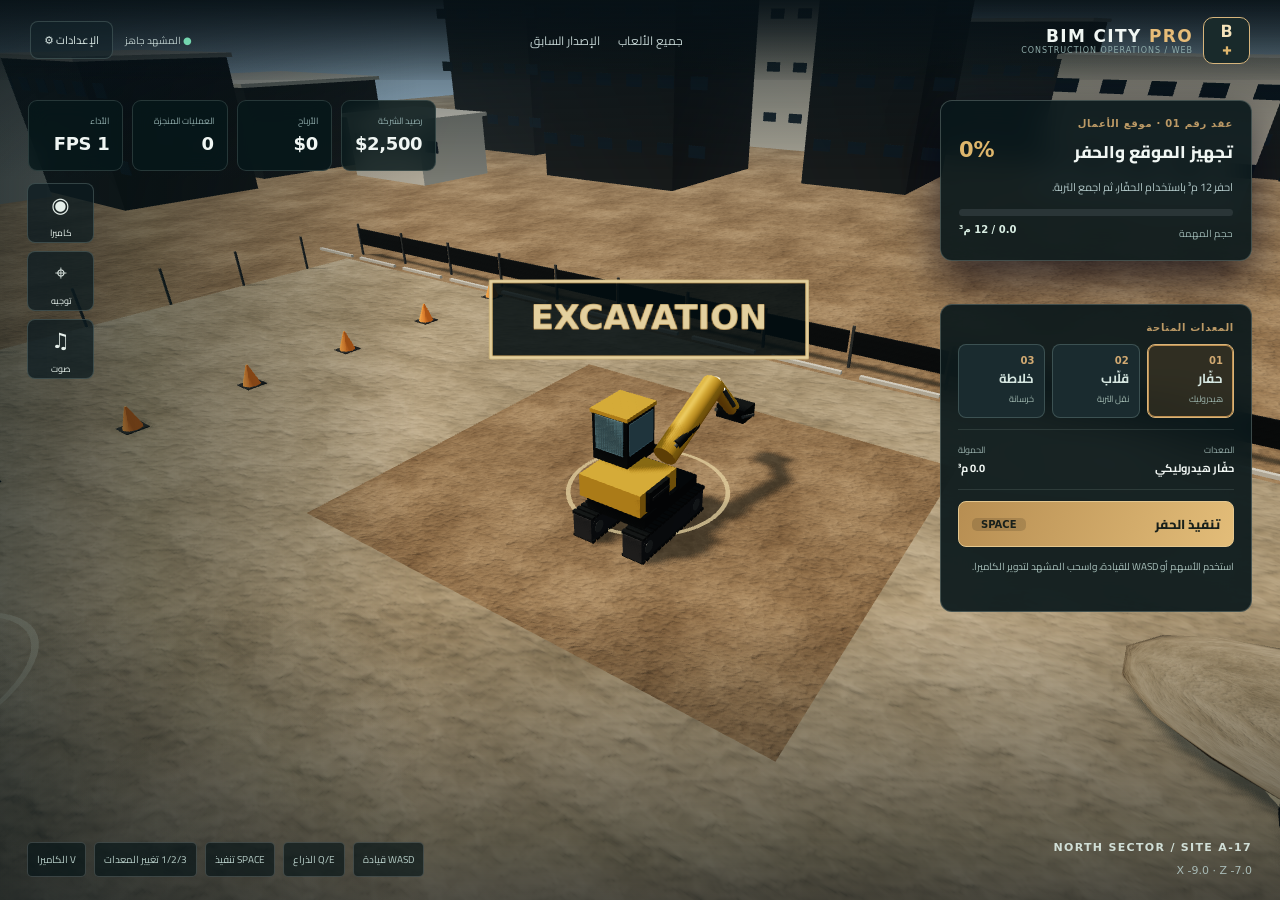
<file: arcade-forge-3d/bim-city-pro/index.html>
<!doctype html><html lang="ar" dir="rtl"><head>
<meta charset="utf-8"><meta name="viewport" content="width=device-width, initial-scale=1, viewport-fit=cover"><meta name="theme-color" content="#081016">
<meta name="description" content="BIM City PRO — محاكاة هندسية ثلاثية الأبعاد للمتصفح بخامات PBR وموقع بناء وعقود معدات.">
<title>BIM CITY PRO | Construction Simulator Web</title>
<link rel="stylesheet" href="style.css">
</head><body>
<main id="app">
  <canvas id="view" aria-label="مشهد BIM City ثلاثي الأبعاد"></canvas>
  <div class="gradient" aria-hidden="true"></div>
  <header class="nav">
    <a class="brand" href="../game-hub.html"><span class="brand-mark">B<span>+</span></span><span><b>BIM CITY <em>PRO</em></b><small>CONSTRUCTION OPERATIONS / WEB</small></span></a>
    <nav><a href="../game-hub.html">جميع الألعاب</a><a href="../bim-city.html">الإصدار السابق</a></nav>
    <div class="nav-right"><span class="status-light">● <span id="status">تحميل المشهد</span></span><button id="settingsToggle" class="small-btn">الإعدادات <span>⚙</span></button></div>
  </header>
  <section class="stats" aria-label="إحصائيات اللعبة">
    <div><small>رصيد الشركة</small><strong id="cash">$2,500</strong></div><div><small>الأرباح</small><strong id="earned">$0</strong></div><div><small>العمليات المنجزة</small><strong id="contracts">0</strong></div><div><small>الأداء</small><strong id="fps">— FPS</strong></div>
  </section>
  <section class="mission" aria-label="العقد الحالي"><div class="section-overline">عقد رقم <span id="contractNo">01</span> · موقع الأعمال</div><div class="mission-header"><h1 id="missionName">تجهيز الموقع والحفر</h1><b id="missionPct">0%</b></div><p id="missionDetail">احفر 12 م³ باستخدام الحفار</p><div class="meter"><div id="missionBar"></div></div><div class="mission-footer"><span>حجم المهمة</span><strong id="missionValue">0 / 12 م³</strong></div></section>
  <section class="machine-panel"><div class="section-overline">المعدات المتاحة</div><div class="machine-choices">
    <button class="machine active" data-machine="excavator"><span class="machine-number">01</span><b>حفّار</b><small>هيدروليك</small></button>
    <button class="machine" data-machine="truck"><span class="machine-number">02</span><b>قلّاب</b><small>نقل التربة</small></button>
    <button class="machine" data-machine="mixer"><span class="machine-number">03</span><b>خلاطة</b><small>خرسانة</small></button>
  </div><div class="machine-meta"><div><span>المعدات</span><b id="machineName">حفّار هيدروليكي</b></div><div><span>الحمولة</span><b id="load">0.0 م³</b></div></div><button class="action-btn" id="action">تنفيذ الحفر <span>SPACE</span></button><div id="feedback" role="status" class="feedback">استخدم الأسهم أو WASD للقيادة، واسحب المشهد لتدوير الكاميرا.</div>
  </section>
  <div class="bottom-bar"><div><b id="region">NORTH SECTOR / SITE A-17</b><small id="coord">X 0.0 · Z 0.0</small></div><div class="control-hints"><span>WASD قيادة</span><span>Q/E الذراع</span><span>SPACE تنفيذ</span><span>1/2/3 تغيير المعدات</span><span>V الكاميرا</span></div></div>
  <div class="right-tools"><button id="cameraBtn" aria-label="تغيير منظور الكاميرا">◉ <span>كاميرا</span></button><button id="mapBtn" aria-label="الانتقال إلى موقع المهمة">⌖ <span>توجيه</span></button><button id="soundBtn" aria-label="تبديل صوت المحرك">♫ <span>صوت</span></button></div>
  <aside class="settings" id="settings" hidden><div class="settings-head"><b>إعدادات العرض</b><button id="closeSettings" aria-label="إغلاق">×</button></div><label>مستوى التفاصيل<select id="quality"><option value="high">مرتفع — ظل وتفاصيل</option><option value="balanced">متوازن</option><option value="eco">اقتصادي — للجوال</option></select></label><div class="setting-info">تعمل الخامات والإضاءة محليًا. يستخدم الموقع Three.js المرخّص MIT مع خامات PBR مولّدة، ويمكن إضافة خامات CC0 فوتوغرافية مستقبلًا.</div><div class="settings-upgrades"><strong>ورشة تطوير المعدات</strong><button data-upgrade="hydraulics" id="hydraulicsUpgrade">ترقية الهيدروليك — $850</button><button data-upgrade="engine" id="engineUpgrade">ترقية المحرك — $950</button></div><button id="reset" class="reset-btn">بداية مشروع جديد (يحذف تقدم هذه اللعبة فقط)</button></aside>
  <div class="mobile-controls" aria-label="عناصر التحكم باللمس"><div class="dpad"><button data-hold="left">◀</button><button data-hold="forward">▲</button><button data-hold="back">▼</button><button data-hold="right">▶</button></div><div class="mobile-right"><button id="mobileSwitch">معدات ↻</button><button id="mobileAction">تنفيذ ✓</button></div></div>
  <div class="loading" id="loading"><div class="loader-ring"></div><h2>BIM CITY PRO</h2><p id="loadingText">جارٍ تجهيز موقع البناء ثلاثي الأبعاد…</p><a href="../bim-city.html">فتح النسخة السابقة</a></div>
</main><script type="module" src="game.js"></script></body></html>
</file>
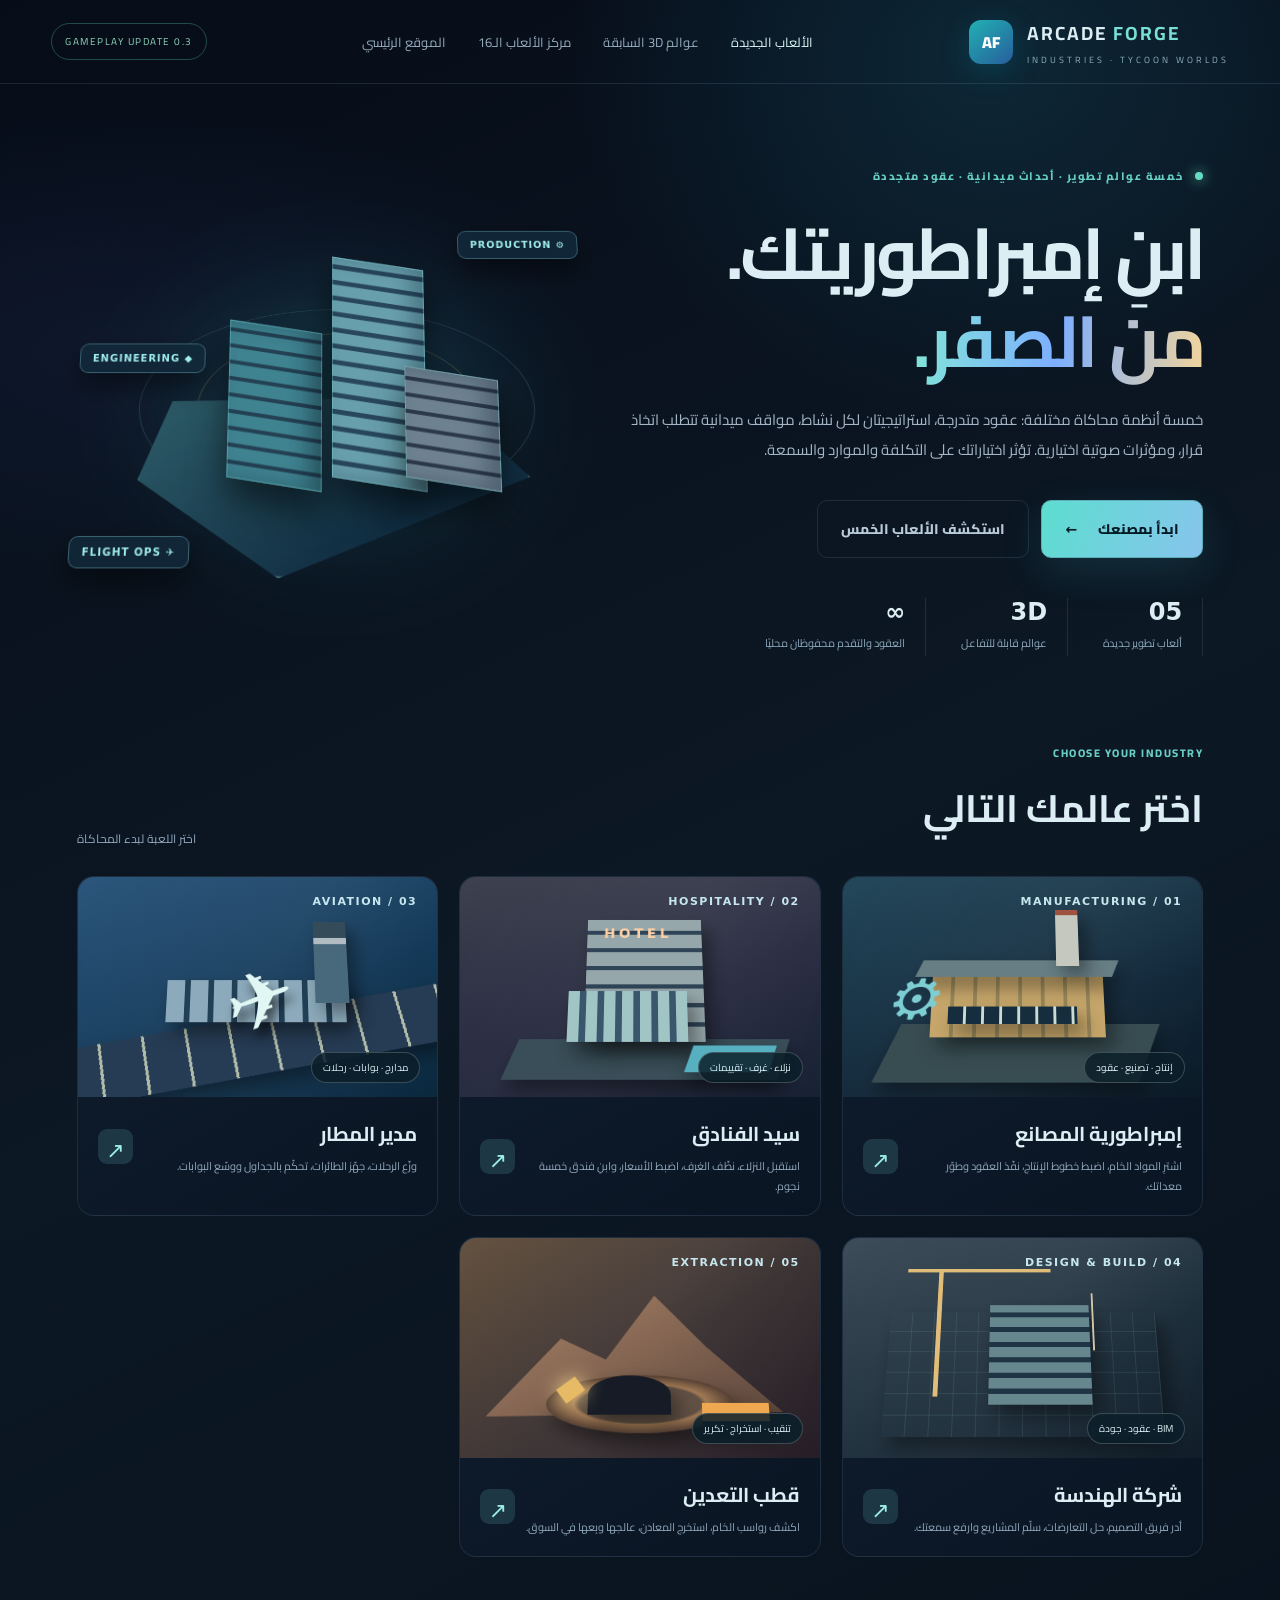
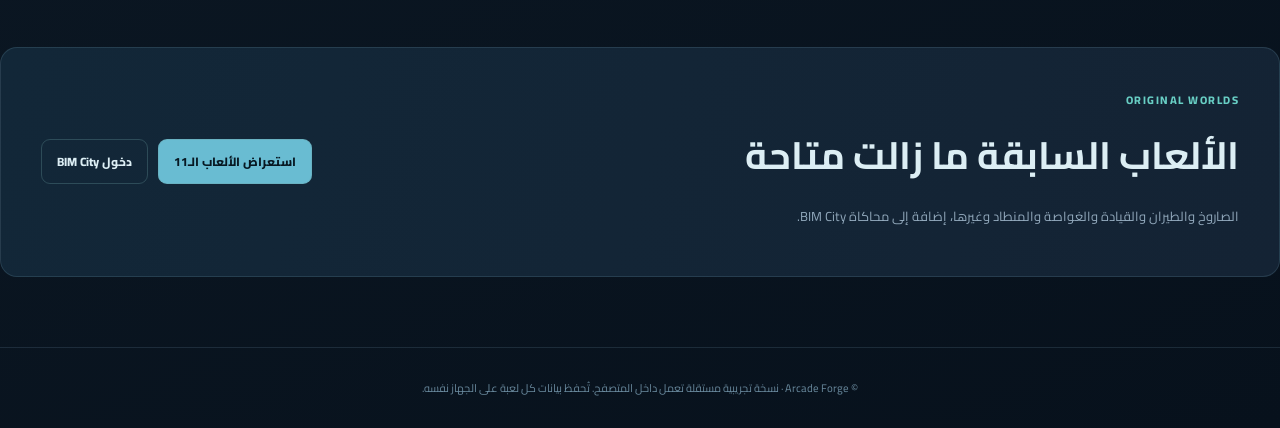
<file: arcade-forge-3d/industries/index.html>
<!doctype html>
<html lang="ar" dir="rtl">
<head>
<meta charset="utf-8"><meta name="viewport" content="width=device-width,initial-scale=1,viewport-fit=cover"><meta name="theme-color" content="#08121d"><meta name="description" content="Arcade Forge Industries — خمس ألعاب إدارة وتطوير ثلاثية الأبعاد: مصنع وفندق ومطار وشركة هندسية ومنجم."><title>ARCADE FORGE | عوالم التطوير</title>
<link rel="stylesheet" href="assets/style.css"></head>
<body class="hub"><div class="hub-glow"></div>
<header class="header"><a class="wordmark" href="index.html"><span class="logo">AF</span><span><strong>ARCADE <em>FORGE</em></strong><small>INDUSTRIES · TYCOON WORLDS</small></span></a><nav><a class="active" href="#games">الألعاب الجديدة</a><a href="#previous">عوالم 3D السابقة</a><a href="../game-hub.html">مركز الألعاب الـ16</a><a href="../index.html">الموقع الرئيسي</a></nav><span class="edition">GAMEPLAY UPDATE 0.3</span></header>
<main><section class="hero"><div><span class="eyebrow"><i></i> خمسة عوالم تطوير · أحداث ميدانية · عقود متجددة</span><h1>ابنِ إمبراطوريتك.<br><span>من الصفر.</span></h1><p>خمسة أنظمة محاكاة مختلفة: عقود متدرجة، استراتيجيتان لكل نشاط، مواقف ميدانية تتطلب اتخاذ قرار، ومؤثرات صوتية اختيارية. تؤثر اختياراتك على التكلفة والموارد والسمعة.</p><div class="hero-actions"><a class="main-link" href="play.html?game=factory">ابدأ بمصنعك <span>←</span></a><a class="outline-link" href="#games">استكشف الألعاب الخمس</a></div><div class="statline"><div><b>05</b><small>ألعاب تطوير جديدة</small></div><div><b>3D</b><small>عوالم قابلة للتفاعل</small></div><div><b>∞</b><small>العقود والتقدم محفوظان محليًا</small></div></div></div><div class="hero-art" aria-hidden="true"><div class="orbit orbit-one"></div><div class="orbit orbit-two"></div><div class="art-building b1"></div><div class="art-building b2"></div><div class="art-building b3"></div><div class="art-platform"></div><span class="mini-chip c1">⚙️ PRODUCTION</span><span class="mini-chip c2">✈ FLIGHT OPS</span><span class="mini-chip c3">◆ ENGINEERING</span></div></section>
<section class="section" id="games"><div class="section-heading"><div><span class="eyebrow">CHOOSE YOUR INDUSTRY</span><h2>اختر عالمك التالي</h2></div><span class="hint">اختر اللعبة لبدء المحاكاة</span></div><div class="games-grid">
<a class="world-card factory" href="play.html?game=factory"><div class="world-art"><span class="art-number">01 / MANUFACTURING</span><div class="scene scene-factory"><i class="s-foundation"></i><i class="s-factory"></i><i class="s-roof"></i><i class="s-stack"></i><i class="s-window"></i><i class="s-cog">⚙</i></div><span class="type-tag">إنتاج · تصنيع · عقود</span></div><div class="card-main"><div><h3>إمبراطورية المصانع</h3><p>اشترِ المواد الخام، اضبط خطوط الإنتاج، نفّذ العقود وطوّر معداتك.</p></div><span class="card-go">↗</span></div></a>
<a class="world-card hotel" href="play.html?game=hotel"><div class="world-art"><span class="art-number">02 / HOSPITALITY</span><div class="scene scene-hotel"><i class="s-foundation"></i><i class="s-building"></i><i class="s-front"></i><i class="s-sign">HOTEL</i><i class="s-pool"></i></div><span class="type-tag">نزلاء · غرف · تقييمات</span></div><div class="card-main"><div><h3>سيد الفنادق</h3><p>استقبل النزلاء، نظّف الغرف، اضبط الأسعار، وابنِ فندق خمسة نجوم.</p></div><span class="card-go">↗</span></div></a>
<a class="world-card airport" href="play.html?game=airport"><div class="world-art"><span class="art-number">03 / AVIATION</span><div class="scene scene-airport"><i class="s-runway"></i><i class="s-terminal"></i><i class="s-tower"></i><i class="s-plane">✈</i></div><span class="type-tag">مدارج · بوابات · رحلات</span></div><div class="card-main"><div><h3>مدير المطار</h3><p>وزّع الرحلات، جهّز الطائرات، تحكّم بالجداول ووسّع البوابات.</p></div><span class="card-go">↗</span></div></a>
<a class="world-card engineering" href="play.html?game=engineering"><div class="world-art"><span class="art-number">04 / DESIGN & BUILD</span><div class="scene scene-engineering"><i class="s-grid"></i><i class="s-tower"></i><i class="s-crane"></i><i class="s-hook"></i></div><span class="type-tag">BIM · عقود · جودة</span></div><div class="card-main"><div><h3>شركة الهندسة</h3><p>أدر فريق التصميم، حل التعارضات، سلّم المشاريع وارفع سمعتك.</p></div><span class="card-go">↗</span></div></a>
<a class="world-card mine" href="play.html?game=mine"><div class="world-art"><span class="art-number">05 / EXTRACTION</span><div class="scene scene-mine"><i class="s-hill"></i><i class="s-pit"></i><i class="s-tunnel"></i><i class="s-truck"></i><i class="s-gold">◆</i></div><span class="type-tag">تنقيب · استخراج · تكرير</span></div><div class="card-main"><div><h3>قطب التعدين</h3><p>اكشف رواسب الخام، استخرج المعادن، عالجها وبِعها في السوق.</p></div><span class="card-go">↗</span></div></a>
</div></section>
<section class="old-games" id="previous"><div><span class="eyebrow">ORIGINAL WORLDS</span><h2>الألعاب السابقة ما زالت متاحة</h2><p>الصاروخ والطيران والقيادة والغواصة والمنطاد وغيرها، إضافة إلى محاكاة BIM City.</p></div><div class="old-actions"><a href="../index.html">استعراض الألعاب الـ11</a><a href="../bim-city.html">دخول BIM City</a></div></section>
</main><footer>© Arcade Forge · نسخة تجريبية مستقلة تعمل داخل المتصفح. تُحفظ بيانات كل لعبة على الجهاز نفسه.</footer>
</body></html>
</file>
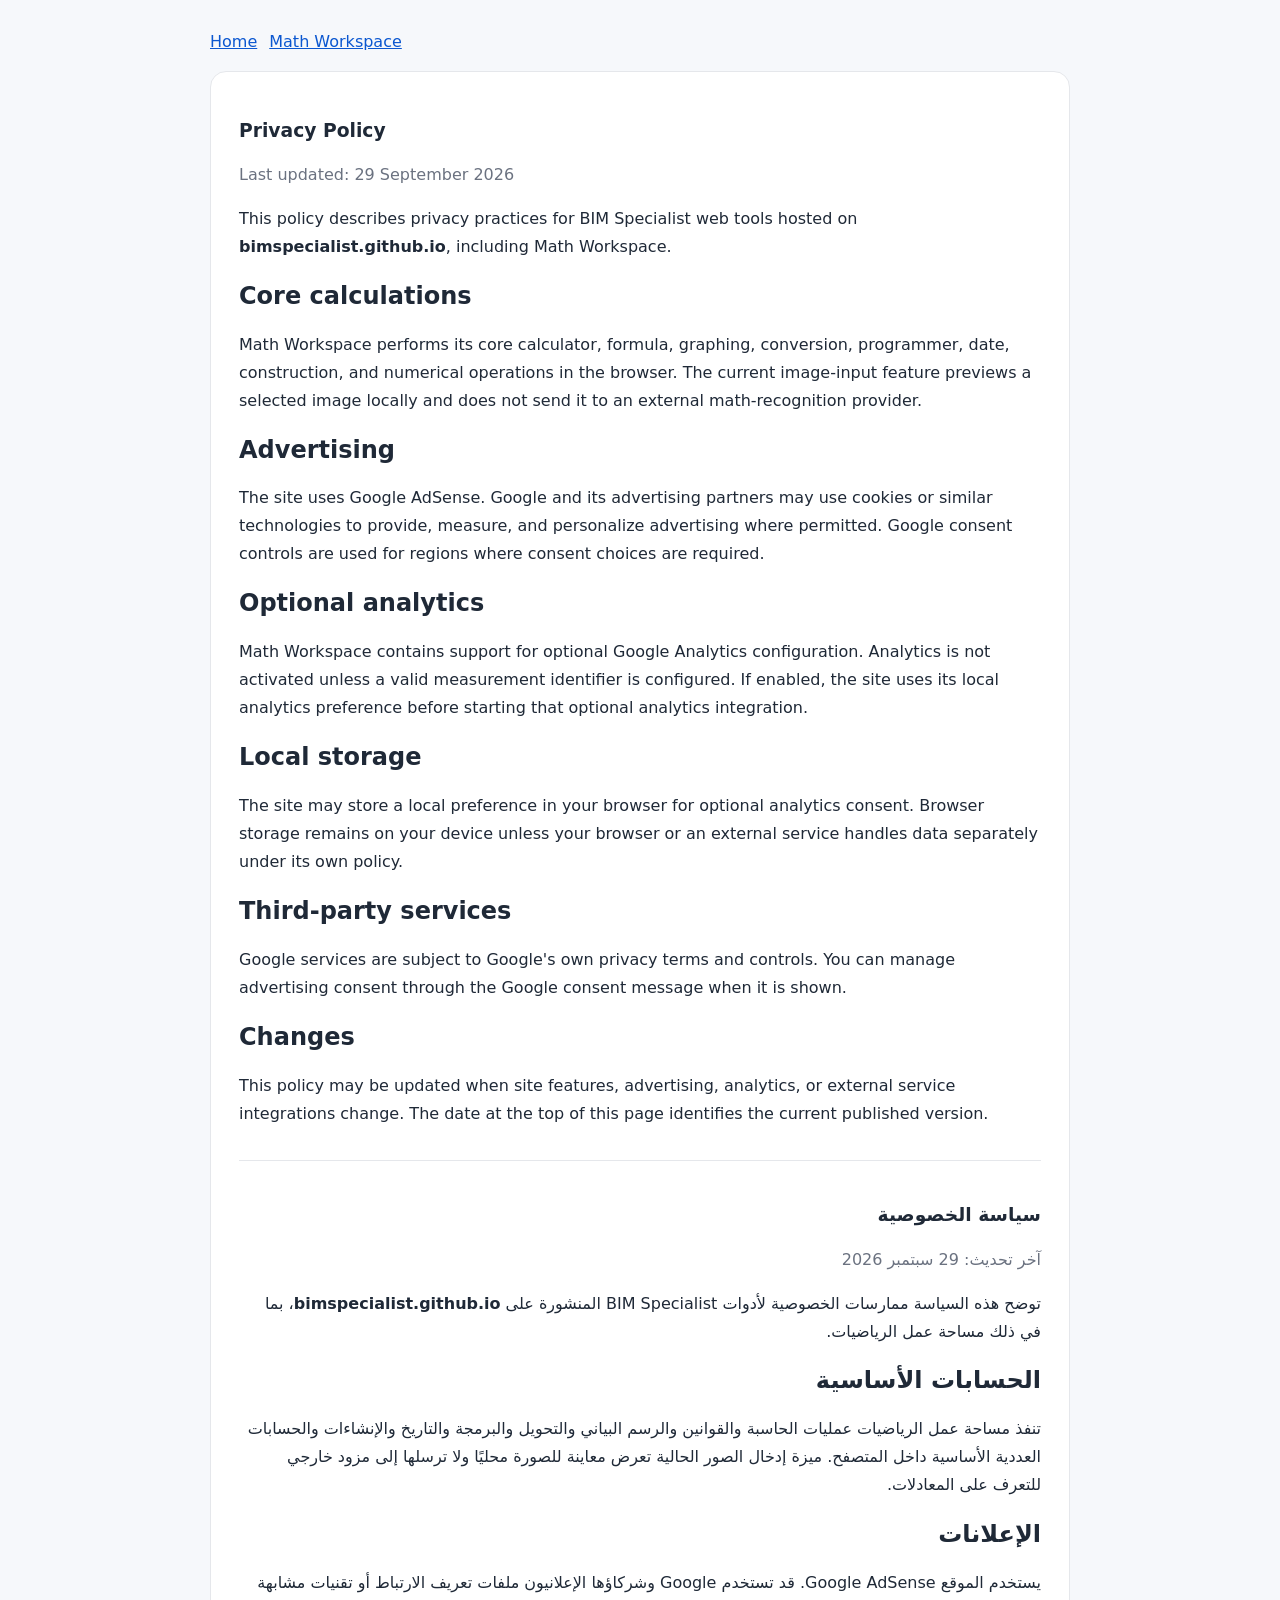
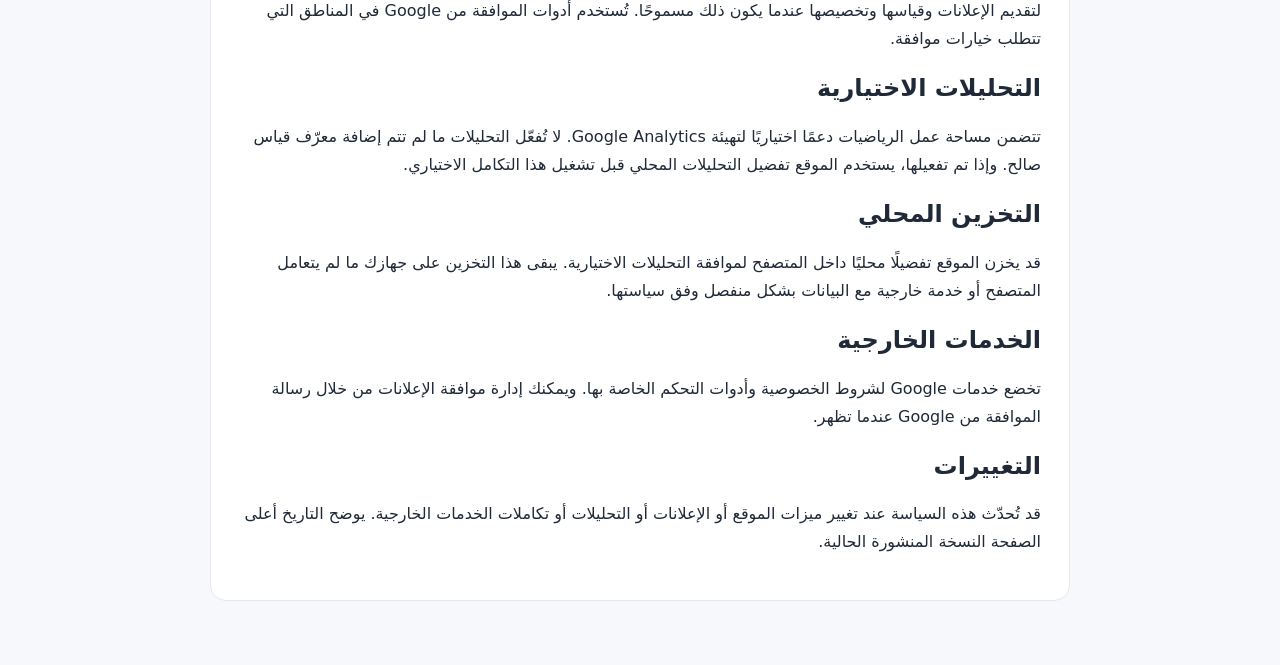
<file: privacy.html>
<!doctype html>
<html lang="en" dir="ltr">
<head>
  <meta charset="utf-8">
  <meta name="viewport" content="width=device-width,initial-scale=1">
  <meta name="robots" content="index,follow">
  <meta name="description" content="Privacy policy for BIM Specialist web tools hosted on bimspecialist.github.io.">
  <link rel="canonical" href="https://bimspecialist.github.io/privacy.html">
  <title>Privacy Policy — BIM Specialist</title>
  <style>
    :root{font-family:system-ui,-apple-system,Segoe UI,Roboto,sans-serif;color:#1f2937;background:#f6f8fb}
    body{margin:0}
    main{max-width:860px;margin:0 auto;padding:32px 20px 64px}
    article{background:#fff;border:1px solid #e5e7eb;border-radius:16px;padding:28px}
    h1,h2{line-height:1.25} p,li{line-height:1.75}
    nav{display:flex;gap:12px;flex-wrap:wrap;margin-bottom:20px}
    a{color:#0b57d0}
    .meta{color:#6b7280}
    .ar{direction:rtl;text-align:right;border-top:1px solid #e5e7eb;margin-top:32px;padding-top:24px}
  </style>
</head>
<body>
<main>
  <nav aria-label="Site navigation">
    <a href="/">Home</a>
    <a href="/Math/">Math Workspace</a>
  </nav>
  <article>
    <section>
      <h1>Privacy Policy</h1>
      <p class="meta">Last updated: 29 September 2026</p>
      <p>This policy describes privacy practices for BIM Specialist web tools hosted on <strong>bimspecialist.github.io</strong>, including Math Workspace.</p>

      <h2>Core calculations</h2>
      <p>Math Workspace performs its core calculator, formula, graphing, conversion, programmer, date, construction, and numerical operations in the browser. The current image-input feature previews a selected image locally and does not send it to an external math-recognition provider.</p>

      <h2>Advertising</h2>
      <p>The site uses Google AdSense. Google and its advertising partners may use cookies or similar technologies to provide, measure, and personalize advertising where permitted. Google consent controls are used for regions where consent choices are required.</p>

      <h2>Optional analytics</h2>
      <p>Math Workspace contains support for optional Google Analytics configuration. Analytics is not activated unless a valid measurement identifier is configured. If enabled, the site uses its local analytics preference before starting that optional analytics integration.</p>

      <h2>Local storage</h2>
      <p>The site may store a local preference in your browser for optional analytics consent. Browser storage remains on your device unless your browser or an external service handles data separately under its own policy.</p>

      <h2>Third-party services</h2>
      <p>Google services are subject to Google's own privacy terms and controls. You can manage advertising consent through the Google consent message when it is shown.</p>

      <h2>Changes</h2>
      <p>This policy may be updated when site features, advertising, analytics, or external service integrations change. The date at the top of this page identifies the current published version.</p>
    </section>

    <section class="ar" lang="ar" dir="rtl">
      <h1>سياسة الخصوصية</h1>
      <p class="meta">آخر تحديث: 29 سبتمبر 2026</p>
      <p>توضح هذه السياسة ممارسات الخصوصية لأدوات BIM Specialist المنشورة على <strong>bimspecialist.github.io</strong>، بما في ذلك مساحة عمل الرياضيات.</p>

      <h2>الحسابات الأساسية</h2>
      <p>تنفذ مساحة عمل الرياضيات عمليات الحاسبة والقوانين والرسم البياني والتحويل والبرمجة والتاريخ والإنشاءات والحسابات العددية الأساسية داخل المتصفح. ميزة إدخال الصور الحالية تعرض معاينة للصورة محليًا ولا ترسلها إلى مزود خارجي للتعرف على المعادلات.</p>

      <h2>الإعلانات</h2>
      <p>يستخدم الموقع Google AdSense. قد تستخدم Google وشركاؤها الإعلانيون ملفات تعريف الارتباط أو تقنيات مشابهة لتقديم الإعلانات وقياسها وتخصيصها عندما يكون ذلك مسموحًا. تُستخدم أدوات الموافقة من Google في المناطق التي تتطلب خيارات موافقة.</p>

      <h2>التحليلات الاختيارية</h2>
      <p>تتضمن مساحة عمل الرياضيات دعمًا اختياريًا لتهيئة Google Analytics. لا تُفعّل التحليلات ما لم تتم إضافة معرّف قياس صالح. وإذا تم تفعيلها، يستخدم الموقع تفضيل التحليلات المحلي قبل تشغيل هذا التكامل الاختياري.</p>

      <h2>التخزين المحلي</h2>
      <p>قد يخزن الموقع تفضيلًا محليًا داخل المتصفح لموافقة التحليلات الاختيارية. يبقى هذا التخزين على جهازك ما لم يتعامل المتصفح أو خدمة خارجية مع البيانات بشكل منفصل وفق سياستها.</p>

      <h2>الخدمات الخارجية</h2>
      <p>تخضع خدمات Google لشروط الخصوصية وأدوات التحكم الخاصة بها. ويمكنك إدارة موافقة الإعلانات من خلال رسالة الموافقة من Google عندما تظهر.</p>

      <h2>التغييرات</h2>
      <p>قد تُحدّث هذه السياسة عند تغيير ميزات الموقع أو الإعلانات أو التحليلات أو تكاملات الخدمات الخارجية. يوضح التاريخ أعلى الصفحة النسخة المنشورة الحالية.</p>
    </section>
  </article>
</main>
</body>
</html>
</file>
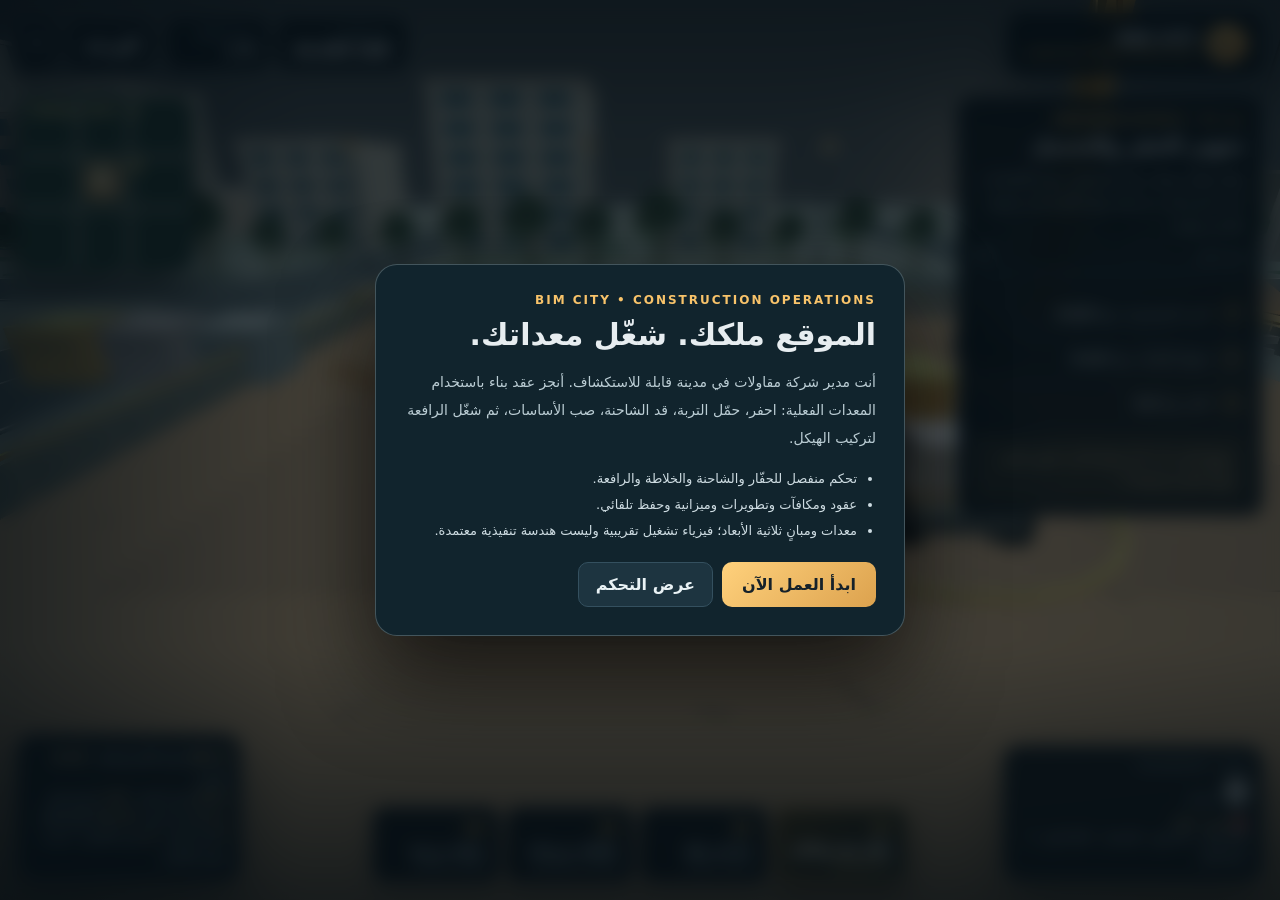
<file: arcade-forge-3d/bim-city-construction-v3-backup-2026-11.html>
<!doctype html><html lang="ar" dir="rtl"><head><meta charset="utf-8"><meta name="viewport" content="width=device-width,initial-scale=1,viewport-fit=cover"><meta name="theme-color" content="#0c1820"><meta name="description" content="BIM City Construction Operations — محاكاة موقع بناء ثلاثي الأبعاد بمعدات تفاعلية ومهام متسلسلة."><title>BIM CITY · CONSTRUCTION OPERATIONS</title>
<style>
:root{color-scheme:dark;--ink:#e7edf0;--soft:#93aab6;--line:rgba(192,220,233,.17);--glow:#f6c469;--panel:rgba(12,23,31,.89);font-family:system-ui,'Segoe UI',Tahoma,sans-serif}
*{box-sizing:border-box}html,body{margin:0;width:100%;height:100%;overflow:hidden;background:#111b1e;color:var(--ink)}button{font:inherit;cursor:pointer}button:focus-visible{outline:2px solid #faca69;outline-offset:2px}#viewport{position:fixed;inset:0;width:100%;height:100%;touch-action:none;display:block}#shade{position:fixed;inset:0;pointer-events:none;background:linear-gradient(90deg,rgba(7,17,25,.50),transparent 24%,transparent 78%,rgba(7,17,25,.12)),linear-gradient(0deg,rgba(4,10,14,.65),transparent 28%,transparent 86%,rgba(4,10,14,.30))}
.topbar{position:fixed;inset:13px 17px auto;display:flex;align-items:center;gap:12px;direction:rtl;z-index:4;pointer-events:none}.topbar>*{pointer-events:auto}.logo{background:rgba(9,20,28,.91);border:1px solid var(--line);padding:11px 16px;border-radius:14px;box-shadow:0 12px 35px #0410196e;display:flex;align-items:center;gap:11px}.mark{display:grid;place-items:center;width:38px;height:38px;background:linear-gradient(140deg,#efc16d,#be8740);clip-path:polygon(50% 0,100% 21%,100% 78%,50% 100%,0 79%,0 21%);color:#141e23;font-weight:1000;font-size:18px}.logo h1{margin:0;font-size:14px;letter-spacing:1.2px;font-weight:950}.logo small{display:block;color:var(--glow);font-size:10px;letter-spacing:1.1px;margin-top:2px;direction:ltr;text-align:right}.top-metrics{display:flex;gap:8px;margin-inline-start:auto}.metric{background:var(--panel);border:1px solid var(--line);border-radius:12px;padding:9px 15px;min-width:103px;backdrop-filter:blur(10px)}.metric small{display:block;color:var(--soft);font-size:10px;margin-bottom:3px}.metric b{font-size:15px;direction:ltr;display:block;text-align:right;font-variant-numeric:tabular-nums}.outline-btn{border:1px solid var(--line);color:var(--ink);background:var(--panel);border-radius:11px;padding:12px 14px;font-weight:800}
#panel{position:fixed;right:17px;top:96px;width:306px;z-index:3;max-height:calc(100vh - 250px);overflow:auto;scrollbar-width:thin}.glass{background:var(--panel);border:1px solid var(--line);border-radius:17px;box-shadow:0 18px 48px #030a0e77;backdrop-filter:blur(14px)}.mission{padding:17px 17px 14px}.kicker{color:var(--glow);font-size:10px;letter-spacing:1px;font-weight:900}.mission h2{font-size:20px;margin:7px 0 10px;line-height:1.3}.mission p{font-size:12px;line-height:1.9;color:#c8d7dc;margin:0 0 12px}.progress-row{display:flex;align-items:center;justify-content:space-between;color:var(--soft);font-size:11px}.bar{height:7px;background:#23323b;border-radius:10px;margin:8px 0 14px;overflow:hidden}.bar>i{display:block;background:linear-gradient(90deg,#d49a44,#f6d794);height:100%;width:0%;border-radius:10px;transition:width .35s}.task{display:flex;align-items:center;gap:9px;padding:9px 0;border-top:1px solid var(--line);font-size:12px}.task i{font-style:normal;color:var(--glow);background:rgba(239,193,109,.12);border-radius:8px;width:26px;height:26px;display:grid;place-items:center}.task strong{font-size:13px;margin-inline-start:auto;direction:ltr}.task small{font-size:11px;color:var(--soft)}.hint{margin-top:11px;padding:11px 12px;background:rgba(239,193,109,.09);border:1px solid rgba(246,196,105,.2);color:#ffe3a9;font-size:12px;line-height:1.7;border-radius:10px}
#minimap{position:fixed;left:18px;top:96px;width:175px;height:175px;background:#12222dcc;border:1px solid var(--line);border-radius:16px;overflow:hidden;z-index:3;box-shadow:0 16px 40px #0008}#minimap canvas{width:100%;height:100%}#minimap strong{position:absolute;left:10px;top:8px;font-size:10px;color:#f4d490;letter-spacing:1px}
#machines{position:fixed;bottom:19px;left:50%;transform:translateX(-50%);display:flex;align-items:stretch;gap:8px;z-index:4;direction:rtl}#machines button{min-width:126px;max-width:155px;padding:10px 13px;border:1px solid var(--line);background:rgba(8,19,26,.89);border-radius:12px;color:#b7c9d1;backdrop-filter:blur(9px);box-shadow:0 7px 24px #07111a66;display:flex;flex-direction:column;text-align:right;gap:3px}#machines button.active{border-color:#edb85e;background:linear-gradient(145deg,rgba(65,56,34,.95),rgba(18,30,34,.95));color:#fff;box-shadow:inset 0 0 0 1px #d6a45633,0 8px 24px #0008}#machines b{font-size:13px}#machines small{font-size:10px;color:#94a6a9}#machines button.active small{color:#f6cc7e}.mach-n{font-size:17px;color:#eaba65;font-family:monospace}
#instrument{position:fixed;bottom:19px;right:17px;min-width:218px;padding:14px;z-index:3}.instrument-label{color:#9db2bb;font-size:10px;letter-spacing:1px}.speed{display:flex;align-items:baseline;gap:7px;margin:3px 0}.speed b{font-size:33px;line-height:1.18;font-variant-numeric:tabular-nums;font-weight:850}.speed span{color:var(--soft);font-size:12px}#fuel{font-size:11px;color:#e6c58b}.controls-line{color:#d2dbe0;font-size:11px;line-height:1.7;max-width:230px}
#controls{position:fixed;bottom:19px;left:17px;width:224px;padding:13px;z-index:3;font-size:11px;color:#ccd9dc;line-height:1.8}#controls b{color:#ffe1a4}#notify{position:fixed;left:50%;top:88px;transform:translateX(-50%) translateY(-9px);z-index:9;background:#122934e8;color:#fce2a8;padding:12px 21px;border:1px solid #eed09269;border-radius:11px;box-shadow:0 10px 50px #0008;opacity:0;pointer-events:none;transition:.24s;max-width:min(560px,90vw);text-align:center;font-size:13px}#notify.show{opacity:1;transform:translateX(-50%) translateY(0)}
.dialog{position:fixed;inset:0;z-index:12;display:flex;align-items:center;justify-content:center;padding:17px;background:rgba(4,12,17,.72);backdrop-filter:blur(9px)}.dialog[hidden]{display:none}.modal{width:min(530px,94vw);background:#11242d;border:1px solid rgba(226,240,242,.24);box-shadow:0 40px 90px #000a;border-radius:22px;padding:28px;max-height:90vh;overflow:auto}.modal .eyebrow{font-size:12px;color:#f8c36a;letter-spacing:2px;font-weight:900}.modal h2{font-size:30px;line-height:1.25;margin:9px 0 12px}.modal p{color:#bbcdd4;font-size:14px;line-height:2}.modal ul{padding-right:19px;font-size:13px;color:#cedce2;line-height:2}.modal-actions{display:flex;gap:9px;flex-wrap:wrap;margin-top:18px}.primary{background:linear-gradient(135deg,#ffd17c,#dca24e);color:#15212a;border:0;border-radius:10px;padding:12px 20px;font-weight:900;min-width:130px}.secondary{background:#1d3440;color:#e9f2f5;border:1px solid #34505f;border-radius:10px;padding:12px 17px;font-weight:850}.shopline{display:grid;grid-template-columns:1fr auto;gap:12px;align-items:center;padding:13px 0;border-bottom:1px solid var(--line)}.shopline small{display:block;color:#9cb5be;font-size:12px;line-height:1.6}.shopline button{padding:9px 14px;border:1px solid #cfb681;border-radius:10px;background:#29331f;color:#f9e4a8;font-weight:800}.shopline button:disabled{opacity:.35;cursor:not-allowed}
#touch{display:none;position:fixed;inset:auto 0 8px;height:204px;z-index:6;pointer-events:none}#touch button{pointer-events:auto;touch-action:none;user-select:none;-webkit-user-select:none;background:#142a35d9;border:1px solid #b2d3df56;border-radius:12px;color:#fff;font-size:17px;font-weight:bold;min-width:48px;min-height:48px;box-shadow:0 5px 15px #06101799}.pad{position:absolute;left:12px;bottom:26px;display:grid;grid-template-columns:repeat(3,51px);gap:3px;direction:ltr}.pad button:nth-child(1){grid-column:2}.pad button:nth-child(2){grid-column:1}.pad button:nth-child(3){grid-column:2}.pad button:nth-child(4){grid-column:3}.actions{position:absolute;right:12px;bottom:22px;display:grid;grid-template-columns:repeat(3,53px);gap:5px;direction:ltr}.actions button{font-size:11px!important;min-height:52px!important}.actions .work{grid-column:span 3;background:#bd8a3edf!important;color:#121d24!important}.actions small{font-size:9px;color:#d0e0e4}#crosshair{position:fixed;left:50%;top:50%;width:12px;height:12px;border:1px solid rgba(255,245,210,.38);border-radius:50%;transform:translate(-50%,-50%);pointer-events:none;z-index:2}
@media(max-width:980px){#controls{display:none}.top-metrics .metric:nth-child(2){display:none}#instrument{bottom:86px;left:13px;right:auto;min-width:130px;padding:9px 12px}#instrument .speed b{font-size:23px}#machines{bottom:8px}#machines button{min-width:98px;padding:7px 9px}#minimap{top:87px;width:118px;height:118px;left:10px}}
@media(max-width:670px){.topbar{inset:7px 8px auto;gap:5px}.logo{padding:7px 10px;gap:6px}.mark{height:28px;width:28px;font-size:13px}.logo h1{font-size:11px}.logo small{font-size:8px}.top-metrics{gap:3px}.metric{min-width:67px;padding:6px 7px;border-radius:9px}.metric b{font-size:12px}.metric small{font-size:8px}.outline-btn{padding:8px 9px;font-size:11px}#panel{right:7px;top:68px;width:min(60vw,258px);max-height:215px;overflow:hidden}.mission{padding:9px}.mission h2{font-size:15px;margin:4px 0}.mission p{font-size:10px;line-height:1.5;margin:0 0 4px}.mission .task:nth-of-type(n+3){display:none}.mission .hint{font-size:10px;padding:5px;margin-top:4px}.mission .bar{margin:3px 0 5px}.mission .task{padding:3px 0;font-size:10px}.mission .task i{width:19px;height:19px}#minimap{left:6px;top:68px;width:100px;height:100px}#instrument{left:7px;bottom:181px;min-width:100px;padding:7px}#instrument .controls-line,#instrument #fuel{display:none}#machines{bottom:6px;left:50%;width:98%;justify-content:center;gap:3px}#machines button{min-width:0;flex:1;max-width:94px;padding:5px;font-size:10px;border-radius:8px;text-align:center;align-items:center}#machines small{font-size:8px}#machines b{font-size:10px}.mach-n{font-size:13px}#touch{display:block}.pad{bottom:64px;left:6px;grid-template-columns:repeat(3,41px);gap:2px}.pad button{min-width:40px;min-height:40px;border-radius:9px}.actions{bottom:64px;right:6px;grid-template-columns:repeat(3,42px);gap:2px}.actions button{min-width:42px;min-height:41px!important;padding:2px;border-radius:9px;font-size:9px!important}.actions .work{min-height:38px!important}#notify{top:60px;font-size:11px}.modal{padding:18px}.modal h2{font-size:23px}}
</style></head><body>
<canvas id="viewport" aria-label="عالم موقع البناء ثلاثي الأبعاد"></canvas><div id="shade"></div><div id="crosshair"></div>
<header class="topbar"><div class="logo"><div class="mark">BC</div><div><h1>BIM CITY</h1><small>CONSTRUCTION OPERATIONS</small></div></div><div class="top-metrics"><div class="metric"><small>رصيد الشركة</small><b id="wallet">45,000 SAR</b></div><div class="metric"><small>سمعة المقاول</small><b id="rep">★ 0</b></div></div><button id="shopBtn" class="outline-btn">الورشة</button><button id="helpBtn" class="outline-btn">؟</button></header>
<aside id="panel"><div class="mission glass"><div class="kicker" id="contractLabel">عقد 01 · DEVELOPMENT ZONE</div><h2 id="missionTitle">الحفر والتحميل</h2><p id="missionDesc">قم بتشغيل الحفّار واملأ الشاحنة بالتربة.</p><div class="progress-row"><span>إنجاز العقد</span><b id="percentage">0%</b></div><div class="bar"><i id="stageFill"></i></div><div id="tasks"></div><div class="hint" id="hint">شغّل الحفّار وابدأ الحفر.</div></div></aside>
<div id="minimap"><canvas width="230" height="230" id="map"></canvas><strong>PROJECT MAP · N</strong></div>
<div id="instrument" class="glass"><div class="instrument-label" id="instrumentName">EXCAVATOR • E-01</div><div class="speed"><b id="speed">0</b><span id="speedUnit">km/h</span></div><div id="fuel">⛽ الوقود: <span id="fuelPct">98</span>%</div><div class="controls-line" id="dynamicControls"></div></div>
<div id="machines"><button id="btnExc" data-machine="excavator"><span class="mach-n">01</span><b>حفّار هيدروليكي</b><small>EXCAVATOR</small></button><button id="btnTruck" data-machine="truck"><span class="mach-n">02</span><b>شاحنة نقل</b><small>DUMP TRUCK</small></button><button id="btnMixer" data-machine="mixer"><span class="mach-n">03</span><b>خلاطة خرسانة</b><small>CONCRETE MIXER</small></button><button id="btnCrane" data-machine="crane"><span class="mach-n">04</span><b>رافعة برجية</b><small>TOWER CRANE</small></button></div>
<div id="controls" class="glass"><b>W / S</b> الحركة للأمام والخلف · <b>A / D</b> التوجيه<br><b>Q / E</b> دوران المعدة · <b>I / K</b> رفع وخفض<br><b>J / L</b> امتداد الذراع · <b>U / O</b> الدلو/الخطاف<br><b>F</b> تنفيذ العمل · <b>C</b> تبديل الكاميرا · اسحب لتدوير الكاميرا</div>
<div id="notify" role="status" aria-live="polite"></div>
<div id="touch"><div class="pad"><button data-key="w">▲</button><button data-key="a">◀</button><button data-key="s">▼</button><button data-key="d">▶</button></div><div class="actions"><button data-key="q">↶</button><button data-key="i">↑</button><button data-key="e">↷</button><button data-key="j">−</button><button data-key="k">↓</button><button data-key="l">+</button><button data-key="u">U</button><button data-key="o">O</button><button data-key="c">CAM</button><button class="work" data-key="f">تنفيذ / حفر / تفريغ</button></div></div>
<div id="welcome" class="dialog"><div class="modal"><div class="eyebrow">BIM CITY • CONSTRUCTION OPERATIONS</div><h2>الموقع ملكك. شغّل معداتك.</h2><p>أنت مدير شركة مقاولات في مدينة قابلة للاستكشاف. أنجز عقد بناء باستخدام المعدات الفعلية: احفر، حمّل التربة، قد الشاحنة، صب الأساسات، ثم شغّل الرافعة لتركيب الهيكل.</p><ul><li>تحكم منفصل للحفّار والشاحنة والخلاطة والرافعة.</li><li>عقود ومكافآت وتطويرات وميزانية وحفظ تلقائي.</li><li>معدات ومبانٍ ثلاثية الأبعاد؛ فيزياء تشغيل تقريبية وليست هندسة تنفيذية معتمدة.</li></ul><div class="modal-actions"><button class="primary" id="startBtn">ابدأ العمل الآن</button><button class="secondary" id="settingsBtn">عرض التحكم</button></div></div></div>
<div id="help" class="dialog" hidden><div class="modal"><div class="eyebrow">OPERATIONS MANUAL</div><h2>كتيّب التشغيل</h2><p><b>القيادة:</b> W/S للتحريك، A/D للدوران، C لتغيير الكاميرا، واسحب المشهد لدوران الكاميرا.</p><p><b>الحفّار:</b> Q/E دوران الكابينة، I/K رفع وخفض الذراع، J/L إطالة وتقريب، U/O إمالة الدلو، F للحفر داخل المنطقة الترابية والتفريغ فوق صندوق الشاحنة.</p><p><b>الشاحنة:</b> قدها إلى منطقة التفريغ الصفراء وتوقف، ثم اضغط F. <b>الخلاطة:</b> اذهب إلى الأساسات وتوقف واضغط F لبدء الصب.</p><p><b>الرافعة:</b> Q/E للدوران، J/L لتحريك العربة، I/K لرفع وخفض الخطاف، F لالتقاط القطعة وإفلاتها في المكان المخصص.</p><p>على الجوال ستجد أزرارًا مخصصة للحركة وتشغيل المعدات.</p><div class="modal-actions"><button class="primary" id="closeHelp">متابعة اللعب</button></div></div></div>
<div id="shop" class="dialog" hidden><div class="modal"><div class="eyebrow">EQUIPMENT WORKSHOP</div><h2>ورشة تطوير الأسطول</h2><p>اشترِ تطويرات للمحركات والذراع الهيدروليكي وسعة دلو الحفر. تبقى التطويرات محفوظة على هذا الجهاز.</p><div id="shopList"></div><div class="modal-actions"><button class="secondary" id="closeShop">العودة للموقع</button></div></div></div>
<div id="win" class="dialog" hidden><div class="modal"><div class="eyebrow">CONTRACT COMPLETED</div><h2>تم تسليم المشروع بنجاح</h2><p id="winDetails"></p><div class="modal-actions"><button class="primary" id="nextContract">ابدأ عقدًا جديدًا</button><button class="secondary" id="freeRoam">تجول في الموقع</button></div></div></div>
<div id="fallback" class="dialog" hidden><div class="modal"><h2>تعذر تشغيل المحرك ثلاثي الأبعاد</h2><p id="errorText"></p><button class="primary" onclick="location.reload()">إعادة المحاولة</button></div></div>
<script>
// Tiny offline WebGL engine: true perspective 3D, light, depth test and fog.
// Lightweight offline forward renderer with physically-inspired lighting and atmospheric sky.
const VERT=`attribute vec3 aPos;attribute vec3 aNor;attribute vec3 aCol;uniform mat4 uVP;uniform vec3 uCam;varying vec3 vCol;varying vec3 vNormal;varying vec3 vView;varying float vFog;varying float vHeight;void main(){gl_Position=uVP*vec4(aPos,1.);vCol=aCol;vNormal=aNor;vView=uCam-aPos;vFog=length(vView);vHeight=aPos.y;}`;
const FRAG=`precision highp float;uniform vec3 uFogColor;uniform float uFogStart;uniform float uFogEnd;varying vec3 vCol;varying vec3 vNormal;varying vec3 vView;varying float vFog;varying float vHeight;void main(){vec3 n=normalize(vNormal);vec3 sun=normalize(vec3(.48,.82,.31));vec3 eye=normalize(vView);float d=max(dot(n,sun),0.);float skyAmbient=mix(.43,.77,clamp(n.y*.5+.5,0.,1.));float softBounce=.12*max(-n.y,0.);vec3 color=vCol*(skyAmbient+softBounce+(.64*d)*vec3(1.07,1.01,.91));vec3 h=normalize(sun+eye);float glint=pow(max(dot(n,h),0.),42.)*.22*d;float edge=pow(1.-max(dot(n,eye),0.),3.)*.05;color+=vec3(1.,.94,.83)*glint+vCol*edge;float distanceFog=clamp((vFog-uFogStart)/max(1.,uFogEnd-uFogStart),0.,1.);float heightFactor=1.-.26*clamp(vHeight/85.,0.,1.);color=mix(color,uFogColor,distanceFog*heightFactor);color=pow(max(color,vec3(0.)),vec3(.96));gl_FragColor=vec4(color,1.);}`;
const SKY_VERT=`attribute vec2 aXY;varying vec2 vUV;void main(){vUV=aXY*.5+.5;gl_Position=vec4(aXY,1.,1.);}`;
const SKY_FRAG=`precision mediump float;varying vec2 vUV;uniform vec3 uSkyTop;uniform vec3 uSkyLow;uniform float uSpace;void main(){float h=smoothstep(0.,1.,vUV.y);vec3 top=uSkyTop;vec3 low=uSkyLow;vec3 col=mix(low,top,pow(h,.66));float haze=exp(-pow((vUV.y-.29)*8.,2.))*.09;col+=vec3(.72,.79,.94)*haze*(1.-uSpace);vec2 sun=(vUV-vec2(.79,.76))*vec2(1.6,1.);float glow=exp(-dot(sun,sun)*48.)*.23*(1.-uSpace);col+=vec3(1.,.71,.46)*glow;float n=fract(sin(dot(floor(vUV*vec2(650.,370.)),vec2(12.9898,78.233)))*43758.5453);float star=step(.998,n)*smoothstep(.18,.6,vUV.y)*uSpace;col+=vec3(.7,.88,1.)*star;gl_FragColor=vec4(col,1.);}`;
const rgb=col=>{if(Array.isArray(col))return col;let h=col.replace('#','');if(h.length===3)h=[...h].map(x=>x+x).join('');return [parseInt(h.slice(0,2),16)/255,parseInt(h.slice(2,4),16)/255,parseInt(h.slice(4,6),16)/255];};
const scale=(c,f)=>c.map(x=>Math.max(0,Math.min(1,x*f)));
const add=(a,b)=>[a[0]+b[0],a[1]+b[1],a[2]+b[2]];
const sub=(a,b)=>[a[0]-b[0],a[1]-b[1],a[2]-b[2]];
const cross=(a,b)=>[a[1]*b[2]-a[2]*b[1],a[2]*b[0]-a[0]*b[2],a[0]*b[1]-a[1]*b[0]];
const norm=a=>{let l=Math.hypot(...a)||1;return a.map(x=>x/l)};
const ident=()=>new Float32Array([1,0,0,0, 0,1,0,0, 0,0,1,0, 0,0,0,1]);
function perspective(fov,aspect,near,far){const f=1/Math.tan(fov/2),out=ident();out[0]=f/aspect;out[5]=f;out[10]=(far+near)/(near-far);out[11]=-1;out[14]=2*far*near/(near-far);out[15]=0;return out;}
function lookAt(eye,target,up=[0,1,0]){const z=norm(sub(eye,target)),x=norm(cross(up,z)),y=cross(z,x);return new Float32Array([x[0],y[0],z[0],0,x[1],y[1],z[1],0,x[2],y[2],z[2],0,-(x[0]*eye[0]+x[1]*eye[1]+x[2]*eye[2]),-(y[0]*eye[0]+y[1]*eye[1]+y[2]*eye[2]),-(z[0]*eye[0]+z[1]*eye[1]+z[2]*eye[2]),1]);}
function mul(a,b){const o=new Float32Array(16);for(let c=0;c<4;c++)for(let r=0;r<4;r++){o[c*4+r]=0;for(let k=0;k<4;k++)o[c*4+r]+=a[k*4+r]*b[c*4+k]}return o}
const memo={};
class WorldRenderer {
  constructor(canvas){this.canvas=canvas;const gl=canvas.getContext('webgl',{antialias:true,alpha:false,preserveDrawingBuffer:false})||canvas.getContext('experimental-webgl');if(!gl)throw Error('WebGL غير متاح في هذا المتصفح. فعّل تسريع الرسومات وحاول مجددًا.');this.gl=gl;const shader=(type,src)=>{let s=gl.createShader(type);gl.shaderSource(s,src);gl.compileShader(s);if(!gl.getShaderParameter(s,gl.COMPILE_STATUS))throw Error(gl.getShaderInfoLog(s));return s};let p=gl.createProgram();gl.attachShader(p,shader(gl.VERTEX_SHADER,VERT));gl.attachShader(p,shader(gl.FRAGMENT_SHADER,FRAG));gl.linkProgram(p);if(!gl.getProgramParameter(p,gl.LINK_STATUS))throw Error(gl.getProgramInfoLog(p));gl.useProgram(p);this.p=p;this.a={pos:gl.getAttribLocation(p,'aPos'),nor:gl.getAttribLocation(p,'aNor'),col:gl.getAttribLocation(p,'aCol')};this.u={vp:gl.getUniformLocation(p,'uVP'),cam:gl.getUniformLocation(p,'uCam'),fog:gl.getUniformLocation(p,'uFogColor'),start:gl.getUniformLocation(p,'uFogStart'),end:gl.getUniformLocation(p,'uFogEnd')};this.buf=gl.createBuffer();this.arr=[];this.eye=[0,8,14];gl.enable(gl.DEPTH_TEST);gl.depthFunc(gl.LEQUAL);
    const skyProgram=gl.createProgram();gl.attachShader(skyProgram,shader(gl.VERTEX_SHADER,SKY_VERT));gl.attachShader(skyProgram,shader(gl.FRAGMENT_SHADER,SKY_FRAG));gl.linkProgram(skyProgram);if(!gl.getProgramParameter(skyProgram,gl.LINK_STATUS))throw Error(gl.getProgramInfoLog(skyProgram));this.skyProgram=skyProgram;this.skyBuf=gl.createBuffer();gl.bindBuffer(gl.ARRAY_BUFFER,this.skyBuf);gl.bufferData(gl.ARRAY_BUFFER,new Float32Array([-1,-1,3,-1,-1,3]),gl.STATIC_DRAW);this.skyLoc={position:gl.getAttribLocation(skyProgram,'aXY'),top:gl.getUniformLocation(skyProgram,'uSkyTop'),low:gl.getUniformLocation(skyProgram,'uSkyLow'),space:gl.getUniformLocation(skyProgram,'uSpace')};}
  clear(color){let c=rgb(color);const gl=this.gl;gl.viewport(0,0,this.canvas.width,this.canvas.height);gl.clearColor(...c,1);gl.clear(gl.COLOR_BUFFER_BIT|gl.DEPTH_BUFFER_BIT);gl.disable(gl.DEPTH_TEST);gl.useProgram(this.skyProgram);gl.uniform3fv(this.skyLoc.low,c.map(v=>Math.min(.9,v*1.78+.05)));gl.uniform3fv(this.skyLoc.top,c.map(v=>v*.47));gl.uniform1f(this.skyLoc.space,(c[0]<.07&&c[1]<.12)?1:0);gl.bindBuffer(gl.ARRAY_BUFFER,this.skyBuf);gl.enableVertexAttribArray(this.skyLoc.position);gl.vertexAttribPointer(this.skyLoc.position,2,gl.FLOAT,false,0,0);gl.drawArrays(gl.TRIANGLES,0,3);gl.disableVertexAttribArray(this.skyLoc.position);gl.enable(gl.DEPTH_TEST);gl.useProgram(this.p);this.arr=[];}
  vertex(p,n,c){this.arr.push(...p,...n,...c);}
  triangle(a,b,c,color){let n=norm(cross(sub(b,a),sub(c,a))),co=rgb(color);this.vertex(a,n,co);this.vertex(b,n,co);this.vertex(c,n,co);}
  quad(a,b,c,d,color){this.triangle(a,b,c,color);this.triangle(a,c,d,color)}
  box(x,y,z,w,h,d,color,yaw=0){let c=rgb(color),hw=w/2,hd=d/2,hh=h/2,co=Math.cos(yaw),si=Math.sin(yaw);let pt=(dx,dy,dz)=>[x+dx*co+dz*si,y+dy,z-dx*si+dz*co];const A=pt(-hw,-hh,-hd),B=pt(hw,-hh,-hd),C=pt(hw,hh,-hd),D=pt(-hw,hh,-hd),E=pt(-hw,-hh,hd),F=pt(hw,-hh,hd),G=pt(hw,hh,hd),H=pt(-hw,hh,hd);this.quad(A,D,C,B,scale(c,.75));this.quad(E,F,G,H,c);this.quad(A,E,H,D,scale(c,.8));this.quad(B,C,G,F,scale(c,.94));this.quad(D,H,G,C,scale(c,1.15));this.quad(A,B,F,E,scale(c,.55));}
  plane(x,y,z,w,d,color){let c=rgb(color),a=[x-w/2,y,z-d/2],b=[x+w/2,y,z-d/2],cc=[x+w/2,y,z+d/2],dd=[x-w/2,y,z+d/2];this.quad(a,dd,cc,b,c);}
  pyramid(x,y,z,w,h,d,color,yaw=0){let c=rgb(color),co=Math.cos(yaw),si=Math.sin(yaw),pt=(a,b)=>[x+a*co+b*si,y,z-a*si+b*co],a=pt(-w/2,-d/2),b=pt(w/2,-d/2),e=pt(w/2,d/2),f=pt(-w/2,d/2),peak=[x,y+h,z];this.quad(a,b,e,f,scale(c,.7));this.triangle(a,peak,b,scale(c,.84));this.triangle(b,peak,e,c);this.triangle(e,peak,f,scale(c,1.12));this.triangle(f,peak,a,scale(c,.85));}
  cylinder(x,y,z,top,bot,h,color,segments=9){const c=rgb(color);for(let i=0;i<segments;i++){let a=i*2*Math.PI/segments,b=(i+1)*2*Math.PI/segments;const a1=[x+bot*Math.cos(a),y-h/2,z+bot*Math.sin(a)],b1=[x+bot*Math.cos(b),y-h/2,z+bot*Math.sin(b)],a2=[x+top*Math.cos(a),y+h/2,z+top*Math.sin(a)],b2=[x+top*Math.cos(b),y+h/2,z+top*Math.sin(b)];this.quad(a1,b1,b2,a2,scale(c,.9+.12*Math.cos(a)));this.triangle([x,y+h/2,z],a2,b2,scale(c,1.1));this.triangle([x,y-h/2,z],b1,a1,scale(c,.67));}}
  sphere(x,y,z,r,color,s=10,t=6){let c=rgb(color);for(let j=0;j<t;j++){let a=-Math.PI/2+Math.PI*j/t,b=-Math.PI/2+Math.PI*(j+1)/t;for(let i=0;i<s;i++){let u=i*2*Math.PI/s,v=(i+1)*2*Math.PI/s,p=(h,l)=>[x+r*Math.cos(h)*Math.cos(l),y+r*Math.sin(h),z+r*Math.cos(h)*Math.sin(l)];this.quad(p(a,u),p(a,v),p(b,v),p(b,u),scale(c,.84+.18*Math.sin(i*2+j*4)));}}}
  beam(x,y,z,x2,y2,z2,r,color){const a=[x,y,z],b=[x2,y2,z2],v=norm(sub(b,a)),up=Math.abs(v[1])>.92?[1,0,0]:[0,1,0],u=norm(cross(v,up)),w=norm(cross(v,u));let pts=(p,s,t)=>add(add(p,u.map(e=>e*s*r)),w.map(e=>e*t*r)),p1=pts(a,-1,-1),p2=pts(a,1,-1),p3=pts(a,1,1),p4=pts(a,-1,1),q1=pts(b,-1,-1),q2=pts(b,1,-1),q3=pts(b,1,1),q4=pts(b,-1,1);this.quad(p1,p2,q2,q1,color);this.quad(p2,p3,q3,q2,color);this.quad(p3,p4,q4,q3,color);this.quad(p4,p1,q1,q4,color);this.quad(p4,p3,p2,p1,color);this.quad(q1,q2,q3,q4,color);}
  disc(x,y,z,r,color,segments=20){const c=rgb(color);for(let i=0;i<segments;i++){let a=i*2*Math.PI/segments,b=(i+1)*2*Math.PI/segments;this.triangle([x,y,z],[x+Math.cos(b)*r,y,z+Math.sin(b)*r],[x+Math.cos(a)*r,y,z+Math.sin(a)*r],c);}}
  runway(x,z,length=140){this.box(x,.02,z,27,.10,length,'#37404b');this.box(x-13.3,.12,z,.25,.02,length,'#f7f5dc');this.box(x+13.3,.12,z,.25,.02,length,'#f7f5dc');for(let k=-Math.floor(length/18);k<=Math.floor(length/18);k++)this.box(x,.15,z+k*9,0.9,.02,4.2,'#f5f1da');}
  ring(x,y,z,r,color,axis='z'){let n=12;for(let i=0;i<n;i++){let a=i*Math.PI*2/n,b=(i+1)*Math.PI*2/n,pt=(t)=>axis==='z'?[x+Math.cos(t)*r,y+Math.sin(t)*r,z]:[x,y+Math.sin(t)*r,z+Math.cos(t)*r];let p=pt(a),q=pt(b);this.beam(...p,...q,.3,color)}}
  draw(eye,target,opts={}){const gl=this.gl;this.eye=eye;let f=rgb(opts.fog||'#a7c0d5');const fov=(opts.fov||69)*Math.PI/180,p=perspective(fov,this.canvas.width/this.canvas.height,.12,opts.far||2200),v=lookAt(eye,target);gl.uniformMatrix4fv(this.u.vp,false,mul(p,v));gl.uniform3fv(this.u.cam,eye);gl.uniform3fv(this.u.fog,f);gl.uniform1f(this.u.start,opts.fogStart??100);gl.uniform1f(this.u.end,opts.fogEnd??330);const buffer=new Float32Array(this.arr);gl.bindBuffer(gl.ARRAY_BUFFER,this.buf);gl.bufferData(gl.ARRAY_BUFFER,buffer,gl.DYNAMIC_DRAW);for(let i=0;i<3;i++){let loc=Object.values(this.a)[i];gl.enableVertexAttribArray(loc);gl.vertexAttribPointer(loc,3,gl.FLOAT,false,36,i*12)}gl.drawArrays(gl.TRIANGLES,0,buffer.length/9);return buffer.length/9;}
  resize(){const dpr=Math.min(devicePixelRatio||1,1.65),w=Math.max(320,Math.floor(this.canvas.clientWidth*dpr)),h=Math.max(220,Math.floor(this.canvas.clientHeight*dpr));if(this.canvas.width!==w||this.canvas.height!==h){this.canvas.width=w;this.canvas.height=h;}}
}
const hash=(x,z,t=0)=>{let n=Math.sin(x*127.1+z*311.7+t*91.9)*43758.5453;return n-Math.floor(n)};
const clamp=(v,a,b)=>Math.max(a,Math.min(b,v));


// BIM CITY CONSTRUCTION OPERATIONS – self-contained gameplay simulation.
// Machine dynamics, contract stages and engineering tolerances are intentionally simplified.
(()=>{'use strict';
const $=id=>document.getElementById(id), clamp=(x,a,b)=>Math.min(b,Math.max(a,x)), dist=(a,b)=>Math.hypot(a.x-b.x,a.z-b.z),near=(x,z,c,r)=>Math.hypot(x-c.x,z-c.z)<r;
const SITE={pit:{x:-9,z:-7},truck:{x:0,z:3.5},dump:{x:48,z:-28},pad:{x:-5,z:-18},supply:{x:22,z:-12},frame:{x:-9,z:-17},crane:{x:13,z:-13}};
const MODES={excavator:{label:'الحفّار الهيدروليكي',en:'EXCAVATOR • E-01',max:3.4,acc:2.2,turn:.75},truck:{label:'شاحنة نقل التربة',en:'DUMP TRUCK • T-02',max:14,acc:4.1,turn:.95},mixer:{label:'خلاطة الخرسانة',en:'CONCRETE MIXER • M-03',max:12,acc:3.6,turn:1.0},crane:{label:'الرافعة البرجية',en:'TOWER CRANE • C-04',max:0,acc:0,turn:0}};
const JOBS=[
 {name:'تجهيز الحفر والتحميل',desc:'شغّل الحفّار بنفسك. وجّه الذراع إلى حفرة الأساسات، أنزل الدلو واحفر، ثم ارفعه ودوّر الكابينة إلى صندوق الشاحنة وفرّغه.',target:8,unit:'م³',reward:6200},
 {name:'نقل التربة إلى المردم',desc:'انطلق بالشاحنة المحمّلة إلى منطقة التفريغ الصفراء شرق المدينة، توقف داخل المنطقة واضغط F لتفريغ الحمولة.',target:8,unit:'م³',reward:11500},
 {name:'نقل وصب الخرسانة',desc:'قد خلاطة الخرسانة إلى أساس المبنى عند العلامة الخضراء. توقف بالقرب منها واضغط F لصب الخرسانة، ولا تتحرك حتى يكتمل الصب.',target:10,unit:'م³',reward:14500},
 {name:'تركيب الكمرات بالرافعة',desc:'شغّل الرافعة البرجية، وحرّك الخطاف فوق مخزن القطع. أنزله لالتقاط الكمرة ثم انقلها فوق موضع التركيب المحدد وأنزلها بعناية.',target:2,unit:'كمرة',reward:22000}
];
const SAVE='bim-city-construction-operations-v3';
const defaults=()=>({contract:1,phase:0,cash:45000,rep:0,earned:0,upgrades:{hydraulics:0,capacity:0,motor:0},excavated:0,truckLoad:0,bucket:0,delivered:0,poured:0,placed:0,carry:false,remainingConcrete:10,safety:100,completed:0});
let data=defaults();try{const stored=JSON.parse(localStorage.getItem(SAVE)||'null');if(stored&&Number.isFinite(stored.cash))data={...defaults(),...stored,upgrades:{...defaults().upgrades,...stored.upgrades}}}catch{}
const machines={
 excavator:{x:-9,z:3.2,yaw:0,speed:0,fuel:98,swing:0,boom:.14,stick:.94,curl:.12},
 truck:{x:0,z:3.5,yaw:0,speed:0,fuel:95,bed:0},
 mixer:{x:14,z:13,yaw:0,speed:0,fuel:92,drum:0},
 crane:{x:SITE.crane.x,z:SITE.crane.z,yaw:1.46,speed:0,fuel:100,trolley:9.4,hook:3.0}
};
let machine='excavator',view=0,orbit=0,paused=true,started=false,renderer=null,canvas=$('viewport'),frames=0,fps=60,time=0,last=performance.now(),warnAt=0,camPos=[0,16,37],camFocus=[0,2,0],firing=false,workTimer=0,noticeTimer;
const key=new Set(),held=(k)=>key.has(k),soundEnabled=true;
function save(){try{localStorage.setItem(SAVE,JSON.stringify(data))}catch{}}
function alertText(txt,bad=false){const e=$('notify');e.textContent=txt;e.style.borderColor=bad?'#ed756b99':'#eed09269';e.classList.add('show');clearTimeout(noticeTimer);noticeTimer=setTimeout(()=>e.classList.remove('show'),2700)}
let audioCtx;function beep(freq=410,duration=.12){if(!soundEnabled)return;try{audioCtx=audioCtx||new(window.AudioContext||window.webkitAudioContext)();const o=audioCtx.createOscillator(),g=audioCtx.createGain();o.type='sine';o.frequency.setValueAtTime(freq,audioCtx.currentTime);o.frequency.exponentialRampToValueAtTime(freq*.75,audioCtx.currentTime+duration);g.gain.setValueAtTime(.035,audioCtx.currentTime);g.gain.exponentialRampToValueAtTime(.0001,audioCtx.currentTime+duration);o.connect(g).connect(audioCtx.destination);o.start();o.stop(audioCtx.currentTime+duration)}catch{}}
function award(amount){data.cash+=amount;data.earned+=amount;beep(720,.16);save()}
function switchMachine(name){if(!MODES[name])return;if(machine==='mixer'&&name!=='mixer')firing=false;machine=name;orbit=0;const m=machines[name];view=0;cameraFollow(m,true);drawHUD();alertText('تم تشغيل '+MODES[name].label)}
function prog(){if(data.phase>=4)return 2;return data.phase===0?Math.min(8,data.truckLoad):data.phase===1?data.delivered:data.phase===2?data.poured:data.placed}
function stageCompletion(){if(data.phase===0&&data.truckLoad>=8-.01){nextPhase();return}if(data.phase===1&&data.delivered>=8-.01){nextPhase();return}if(data.phase===2&&data.poured>=10-.01){nextPhase();return}if(data.phase===3&&data.placed>=2){award(36000+data.contract*8500);data.rep+=25;data.completed++;data.phase=4;save();paused=true;key.clear();$('winDetails').textContent=`اكتملت أعمال الحفر والنقل والخرسانة وتركيب الهيكل. مكافأة المشروع ${money(36000+data.contract*8500)} ريال. سمعة المقاول: ${data.rep} نقطة.`;$('win').hidden=false;drawHUD()}}
function nextPhase(){const stage=JOBS[data.phase];award(stage.reward);data.rep+=4;data.phase++;save();beep(920,.20);alertText('تم اعتماد المرحلة. مكافأتك '+money(stage.reward)+' ريال');if(data.phase===1)switchMachine('truck');if(data.phase===2)switchMachine('mixer');if(data.phase===3)switchMachine('crane');drawHUD()}
function money(v){return Math.round(v).toLocaleString('en-US')}
function tip(){const m=machines.excavator;const dir=m.yaw+m.swing,L=4+6*m.stick;return{x:m.x+Math.sin(dir)*L,z:m.z-Math.cos(dir)*L,y:1.08+4.6*m.boom-.65*m.curl}}
function truckBed(){const m=machines.truck;return{x:m.x-Math.sin(m.yaw)*1.6,z:m.z+Math.cos(m.yaw)*1.6}}
function hookPoint(){const m=machines.crane;return{x:m.x+Math.sin(m.yaw)*m.trolley,z:m.z-Math.cos(m.yaw)*m.trolley,y:m.hook}}
function work(){if(paused||!started)return;const m=machines[machine];if(machine==='excavator'){
 const p=tip();if(data.bucket<=0){if(data.phase!==0){alertText('انتهت أعمال الحفر في هذا العقد');return}if(data.excavated>=8){alertText('الحفرة مكتملة؛ وجّه الدلو إلى الشاحنة');return}if(!near(p.x,p.z,SITE.pit,2.6)||p.y>2.2){alertText('ضع طرف الدلو داخل حفرة الحفر وأنزله تحت منسوب 2.2 متر',true);return}data.bucket=Math.min(2+data.upgrades.capacity,8-data.excavated);data.excavated+=data.bucket;data.cash+=360;beep(180,.19);alertText(`تم استخراج ${data.bucket} م³ من التربة. ارفع الذراع ودوّرها فوق الشاحنة.`)}
 else{const b=truckBed();if(machines.truck.speed>1||!near(p.x,p.z,b,4.5)||p.y<2.35){alertText('يجب أن يكون الدلو مرتفعًا فوق صندوق الشاحنة المتوقفة',true);return}const amount=Math.min(8-data.truckLoad,data.bucket);data.truckLoad+=amount;data.bucket-=amount;award(450);alertText('تم تحميل '+amount.toFixed(1)+' م³ في الشاحنة');stageCompletion();}save();drawHUD();return;}
 if(machine==='truck'){if(data.phase!==1){alertText('مهمة الشاحنة الحالية: نقل التربة عند بدء مرحلة النقل');return}if(!near(m.x,m.z,SITE.dump,12)||Math.abs(m.speed)>1.8){alertText('أوقف الشاحنة داخل منطقة تفريغ التربة الصفراء',true);return}if(data.truckLoad<.1){alertText('الصندوق فارغ',true);return}data.delivered+=data.truckLoad;data.truckLoad=0;m.bed=1;beep(240,.25);alertText('تم تفريغ التربة بنجاح');stageCompletion();save();return;}
 if(machine==='mixer'){if(data.phase!==2){alertText('ابدأ مرحلة الخرسانة أولًا');return}if(!near(m.x,m.z,SITE.pad,12)||Math.abs(m.speed)>1.6){alertText('أوقف الخلاطة قرب حدود الأساسات باللون الأخضر',true);return}firing=!firing;alertText(firing?'بدأ ضخ الخرسانة. ابقَ متوقفًا حتى يكتمل الصب.':'توقف ضخ الخرسانة');return;}
 if(machine==='crane'){if(data.phase!==3){alertText('المطلوب أولًا إنهاء المراحل السابقة');return}const h=hookPoint();if(!data.carry){if(!near(h.x,h.z,SITE.supply,3.7)||h.y>5){alertText('ضع خطاف الرافعة فوق منطقة تخزين الكمرات وأنزله تحت 5 أمتار',true);return}data.carry=true;alertText('تم تعليق الكمرة. ارفعها وحرّكها إلى موقع التركيب.');beep(540,.17)}else{if(!near(h.x,h.z,SITE.frame,4.4)||h.y>5.3){alertText('حاذِ الكمرة فوق إطار المبنى ثم أنزل الخطاف إلى أقل من 5.3 متر',true);return}data.carry=false;data.placed++;award(3800);alertText('تم تثبيت الكمرة '+data.placed+'/2');stageCompletion();}save();drawHUD();}
}
function cameraFollow(m,teleport=false){const focus=[m.x,1.6+(machine==='crane'?13:0),m.z];let pos;if(view===2){const heading=m.yaw+orbit;pos=[m.x+Math.sin(heading)*.55,4.0,m.z-Math.cos(heading)*.55];focus[0]=pos[0]+Math.sin(heading)*7;focus[1]=2.7;focus[2]=pos[2]-Math.cos(heading)*7;}else if(view===1){pos=[m.x+Math.sin(orbit+.3)*17,37,m.z+Math.cos(orbit+.3)*17];}else{const heading=m.yaw+orbit;const distance=machine==='crane'?31:20;pos=[m.x-Math.sin(heading)*distance,10+(machine==='crane'?26:0),m.z+Math.cos(heading)*distance];}if(teleport){camPos=pos;camFocus=focus;return}const b=.11;camPos=camPos.map((n,i)=>n+(pos[i]-n)*b);camFocus=camFocus.map((n,i)=>n+(focus[i]-n)*b)}
function collision(x,z,px,pz){
 // East gate passes vehicles; other site fence segments are solid.
 const crossesEast=(px<28.4&&x>=28.4)||(px>29.5&&x<=29.5);
 if(crossesEast&&z>-26&&z<26&&Math.abs(z)>7)return true;
 const crossesWest=(px>-29.4&&x<=-29.4)||(px<-28.3&&x>=-28.3);
 if(crossesWest&&z>-26&&z<26)return true;
 const crossesNorth=(pz<25.5&&z>=25.5)||(pz>26.4&&z<=26.4);
 if(crossesNorth&&x>-29&&x<29)return true;
 const crossesSouth=(pz>-26.4&&z<=-26.4)||(pz<-25.5&&z>=-25.5);
 if(crossesSouth&&x>-29&&x<29)return true;
 // Garages, factory, urban buildings.
 for(let k=0;k<3;k++)if(Math.abs(x-(68+k*18))<10&&Math.abs(z-20)<9)return true;
 if(Math.abs(x-90)<13&&Math.abs(z+38)<12)return true;
 for(let n=0;n<20;n++){
 let side=n%4,xx,zz;
 if(side===0){xx=-110+Math.floor(n/4)*28;zz=-80}
 else if(side===1){xx=-109+Math.floor(n/4)*27;zz=80}
 else if(side===2){xx=-88;zz=-105+Math.floor(n/4)*31}
 else{xx=101;zz=-90+Math.floor(n/4)*34}
 const ww=12+seeded(n+33)*9,dd=12+seeded(n+11)*8;
 if(Math.abs(x-xx)<ww/2+1.3&&Math.abs(z-zz)<dd/2+1.3)return true;
 }
 return false;
}
function update(dt){if(paused)return;time+=dt;const m=machines[machine],conf=MODES[machine];if(machine==='crane'){
 m.yaw+=((held('e')?1:0)-(held('q')?1:0))*dt*(.68+data.upgrades.hydraulics*.14);m.trolley=clamp(m.trolley+((held('l')?1:0)-(held('j')?1:0))*dt*5,4.8,29);m.hook=clamp(m.hook+((held('i')?1:0)-(held('k')?1:0))*dt*7,1.1,30);}
 else{let drive=(held('w')?1:0)-(held('s')?1:0),steer=(held('d')?1:0)-(held('a')?1:0);const max=conf.max*(1+data.upgrades.motor*.17);m.speed=clamp(m.speed+drive*conf.acc*dt*1.8,-max*.55,max);if(drive===0)m.speed*=Math.pow(.93,dt*60);if(Math.abs(m.speed)<.025)m.speed=0;
 m.yaw+=steer*conf.turn*dt*(.25+.75*Math.min(1,Math.abs(m.speed)/3.5))*Math.sign(m.speed||1);const nx=clamp(m.x+Math.sin(m.yaw)*m.speed*dt,-130,130),nz=clamp(m.z-Math.cos(m.yaw)*m.speed*dt,-130,130);
 // Positive D/right steers toward +X when moving forward. Prevent moving through large structures.
 const obstructed=collision(nx,nz,m.x,m.z);
 if(Math.abs(nx)<129&&Math.abs(nz)<129&&!obstructed){m.x=nx;m.z=nz;}
 else{m.speed=-m.speed*.12;if(Math.abs(m.speed)<.15)m.speed=0;if(Math.abs(nx-m.x)+Math.abs(nz-m.z)>.02){data.safety=clamp(data.safety-.08,0,100);if(time-warnAt>4){warnAt=time;alertText('اصطدام! انتبه لحواجز الموقع والمباني.',true)}}}
 m.fuel=clamp(m.fuel-Math.abs(m.speed)*dt*.002,5,100);
 if(machine==='excavator'){
 const rate=1+data.upgrades.hydraulics*.2;
 m.swing=clamp(m.swing+((held('e')?1:0)-(held('q')?1:0))*dt*.64*rate,-1.85,1.85);
 m.boom=clamp(m.boom+((held('i')?1:0)-(held('k')?1:0))*dt*.48*rate,0,1);
 m.stick=clamp(m.stick+((held('l')?1:0)-(held('j')?1:0))*dt*.37*rate,.05,1);
 m.curl=clamp(m.curl+((held('o')?1:0)-(held('u')?1:0))*dt*.6*rate,0,1);
 }
 }
 if(firing&&machine==='mixer'&&data.phase===2){if(!near(m.x,m.z,SITE.pad,12)||Math.abs(m.speed)>1.6){firing=false;alertText('توقف الضخ: تحركت الخلاطة خارج المنطقة',true)}else{let qty=Math.min(10-data.poured,dt*.8);data.poured+=qty;data.remainingConcrete=10-data.poured;m.drum+=dt*2.0;if(Math.floor(time)%3===0&&Math.floor(time*3)%2===0)save();if(data.poured>=10-.001){data.poured=10;firing=false;stageCompletion();}}}
 if(machines.truck.bed>0)machines.truck.bed=Math.max(0,machines.truck.bed-dt*.18);
 cameraFollow(m);
}
const palette={ground:'#657c65',soil:'#8d7250',asphalt:'#35444c',pavement:'#c4bca5',steel:'#8c9ba2',concrete:'#aeb6b1',yellow:'#e4aa3a',yellow2:'#f2cb64',orange:'#de7638',green:'#689282',glass:'#36677d',glass2:'#799eac',paint:'#f2f4eb',tire:'#222d30',white:'#dce8e6',rebar:'#806d5e'};
function box(x,y,z,w,h,d,c,yaw=0){renderer.box(x,y,z,w,h,d,c,yaw)}
function cylinder(x,y,z,r,h,c,n=12){renderer.cylinder(x,y,z,r,r,h,c,n)}
function beam(x,y,z,x2,y2,z2,thick,c){renderer.beam(x,y,z,x2,y2,z2,thick,c)}
function shadow(x,z,r){renderer.disc(x,-.30,z,r,'#456454',16)}
function wpoint(m,dx,dy,dz,yaw=m.yaw){return{x:m.x+dx*Math.cos(yaw)-dz*Math.sin(yaw),y:dy,z:m.z+dx*Math.sin(yaw)+dz*Math.cos(yaw)}}
function mbox(m,dx,dy,dz,w,h,d,col,yaw=m.yaw){const p=wpoint(m,dx,dy,dz,yaw);box(p.x,p.y,p.z,w,h,d,col,-yaw)}
function mwheel(m,dx,dz,r=.69){const p=wpoint(m,dx,r,dz);cylinder(p.x,r,p.z,r,.55,palette.tire,12);cylinder(p.x,r+.28,p.z,r*.42,.06,'#8e9ca2',12)}
function roadHorizontal(z,width){box(0,-.28,z,310,.08,width,palette.asphalt);for(let x=-150;x<150;x+=14)box(x,-.22,z,6,.025,.22,'#e2d6a5');for(let s of [-1,1])box(0,-.21,z+s*(width*.48),310,.03,.23,'#d9d4c1')}
function roadVertical(x,width){box(x,-.27,0,width,.07,300,palette.asphalt);for(let z=-150;z<150;z+=14)box(x,-.22,z,.23,.025,5.7,'#e1d5a9');for(let s of [-1,1])box(x+s*(width*.48),-.21,0,.2,.03,300,'#d7d1bf')}
const seeded=n=>{let t=Math.sin(n*127.1+39.7)*43758.5453;return t-Math.floor(t)};
function tree(x,z,s=1){cylinder(x,1.9*s,z,.20*s,3.7*s,'#786f4a',7);renderer.sphere(x,5*s,z,1.95*s,'#5c8b6b',8,5);renderer.sphere(x-.9*s,4.2*s,z+.4*s,1.55*s,'#719879',8,5);shadow(x,z,2.1*s)}
function housing(x,z,w,d,floors,material=0){let h=floors*3.4;shadow(x,z,w*.8);box(x,h/2,z,w,h,d,['#bbc3bd','#9fadb3','#c3bcb1','#a4aa9a'][material%4]);box(x,h+.28,z,w+1,.55,d+1,'#e4e0d1');for(let f=0;f<floors;f++){let y=f*3.4+1.85;for(let j=0;j<3;j++){let xx=x-w*.31+j*w*.31;box(xx,y,z+d/2+.045,w*.20,1.85,.055,['#46768a','#517d8b','#507584'][material%3]);box(xx,y,z-d/2-.045,w*.20,1.85,.055,'#507788')}box(x,y+1.15,z+d/2+.07,w,.1,.1,'#aeb5ac')}box(x,h+.9,z-d*.26,w*.30,.8,d*.24,'#7c8583')}
function fence(){for(let x=-29;x<=29;x+=4){for(let z of [-26,26]){box(x,.95,z,.12,1.9,.12,'#b8b6a2');box(x,.86,z,3.85,1.55,.04,'#a5a79c');box(x,1.85,z,3.85,.15,.15,'#d8ad56')}}for(let z=-26;z<=26;z+=4){for(let x of [-29,29]){if(x===29&&Math.abs(z)<=4)continue;box(x,.95,z,.12,1.9,.12,'#aeb2a6');box(x,.86,z,.05,1.55,3.85,'#899990');box(x,1.85,z,.16,.15,3.85,'#e4a74b')}}
}
function cone(x,z,s=1){renderer.cylinder(x,.35*s,z,.03*s,.45*s,.7*s,'#e58048',8);cylinder(x,.03,z,.48*s,.12,'#252f31',7)}
function siteGround(){box(-3,-.36,-3,57,.16,52,'#927e64');box(-4,-.30,-8,39,.08,33,'#89765f');for(let n=0;n<85;n++){const x=-27+seeded(n+3)*54,z=-25+seeded(n+89)*49;box(x,-.23,z,.15+seeded(n+4)*.7,.08,.2+seeded(n+7)*.9,n%3?'#9b876d':'#a89578',seeded(n)*3)}fence();
 // Excavation: wall cut visibly deepens as progress grows.
 const depth=.25+data.excavated/8*1.85;box(SITE.pit.x,-.30-depth*.42,SITE.pit.z,8,.12+depth,9,'#5c4937');box(SITE.pit.x,-.36,SITE.pit.z-4.8,9,.20,.25,'#b4946e');box(SITE.pit.x,-.36,SITE.pit.z+4.8,9,.20,.25,'#b4946e');box(SITE.pit.x-4.3,-.35,SITE.pit.z,.25,.20,9,'#b4946e');box(SITE.pit.x+4.3,-.35,SITE.pit.z,.25,.20,9,'#b4946e');
 // Foundation pad, formwork and rebar.
 box(SITE.pad.x,-.30,SITE.pad.z,15,.12,14,'#a08c70');for(let s of [-1,1]){box(SITE.pad.x+s*7.1,.20,SITE.pad.z,.24,.75,14,'#c18c52');box(SITE.pad.x,.20,SITE.pad.z+s*7.1,14,.75,.24,'#c18c52')}for(let i=-6;i<=6;i+=1.8){box(SITE.pad.x+i,-.12,SITE.pad.z,.065,.09,13.7,'#8a7460');box(SITE.pad.x,-.12,SITE.pad.z+i,13.7,.09,.065,'#8a7460')}
 if(data.poured>0){box(SITE.pad.x,-.31+Math.min(1,data.poured/10)*.27,SITE.pad.z,13.85,Math.min(.5,data.poured/10*.5),13.85,'#c7cbc4')}
 if(data.placed>0){for(let i=0;i<2;i++){let z=SITE.frame.z+(i-.5)*5.5;if(i<data.placed){for(let dx of [-6,6])box(SITE.frame.x+dx,1.9,z,.47,4.4,.47,'#c3c9c6');beam(SITE.frame.x-6,4.3,z,SITE.frame.x+6,4.3,z,.36,'#bac4c6')}else{for(let dx of [-6,6])box(SITE.frame.x+dx,.9,z,.40,2.3,.40,'#7a7770')}}}
 // Supply stack.
 for(let k=data.placed;k<3;k++){box(21.5,.36+(k-data.placed)*.7,-12,8,.38,.6,'#c0c7c3');for(let j of [-3,3])box(21.5+j,.19+(k-data.placed)*.7,-12,.12,.21,1,'#7d8b8b')}
 // Spoil mound grows as soil is excavated; buried water pipes.
 for(let k=0;k<5;k++){const r=1.8+data.excavated*.15;renderer.pyramid(-25+k*.9,.25,-11+k*.8,r,(.5+data.excavated*.16)*(1-k*.08),r,palette.soil)}
 for(let k=0;k<8;k++)cone(-26+k*2.9,-23,0.6);
}
function depo(){// clearly distinguished task destinations
 const d=SITE.dump;box(d.x,-.23,d.z,25,.09,21,'#a89166');for(let i=0;i<4;i++){box(d.x-10+i*7,.04,d.z-10,1.5,.25,.7,'#edc95f');box(d.x-10+i*7,.04,d.z+10,1.5,.25,.7,'#edc95f')}for(let j=0;j<3;j++)renderer.pyramid(d.x-7+j*7,0,d.z-4,6,3+data.delivered*.1,5,'#76634e');box(d.x,-.12,d.z,14,.08,10,'#94724e');
 // City-service depot, workshops, parking yard.
 for(let k=0;k<3;k++){let x=68+k*18;box(x,4,20,16,8,14,'#bdc1b7');box(x,8.3,20,17,.55,15,'#666b69');box(x,1.4,27.1,7,2.5,.12,'#606b70');box(x,4.8,27.2,10,1.5,.12,'#4b8290')}}
function constructionProps(){// scaffolding, portacabin, pallets, fuel and site lamps
 box(-35,1.7,14,13,3.3,6,'#d1dbd3');box(-35,3.5,14,14,.35,7,'#e2ad57');for(let dx of [-4,0,4])box(-35+dx,2.4,17.09,2.4,1.5,.12,'#477587');box(-30.6,1.5,17.1,1.5,2.5,.12,'#6a868e');
 for(let k=0;k<4;k++){let x=-30+k*2.4;box(x,.1,-29,2,.18,2,'#9b8064');for(let j=0;j<4;j++)box(x,.4+j*.44,-29,1.9,.38,1.65,'#c1b5a1')}
 for(let k=0;k<3;k++){let x=-39+k*4.6,z=-11;box(x,1.5,z,3.5,3,3.5,['#dfbd6b','#b9bec3','#9ab3ba'][k]);box(x,2.0,z+1.79,2.7,.12,.08,'#616b70')}
 for(let k=0;k<4;k++){let x=-32+k*19,z=-34;beam(x,0,z,x,12,z,.12,'#4e6265');renderer.sphere(x,12.2,z,.6,'#f3d3a1',7,5);box(x,12,z,.9,.36,1.5,'#e1d7b1')}
 // parked excavator trailer
 box(-49,1.1,4,9,.65,4,'#a98343');for(let x of [-52,-46])for(let z of [2,6]){cylinder(x,.6,z,.7,.44,palette.tire)}
}
function drawCityStatic(){renderer.plane(0,-.47,0,500,500,'#608568');roadHorizontal(39,13);roadHorizontal(-42,13);roadVertical(38,13);roadVertical(-43,13);constructionProps();
 for(let n=0;n<(window.innerWidth<720?12:20);n++){let side=n%4,x,z;if(side===0){x=-110+Math.floor(n/4)*28;z=-80}else if(side===1){x=-109+Math.floor(n/4)*27;z=80}else if(side===2){x=-88;z=-105+Math.floor(n/4)*31}else{x=101;z=-90+Math.floor(n/4)*34}housing(x,z,12+seeded(n+33)*9,12+seeded(n+11)*8,2+Math.floor(seeded(n+9)*7),n);}
 for(let n=0;n<(window.innerWidth<720?24:34);n++){let x=-122+n*7.2;tree(x,-53,.8+seeded(n)*.45);if(n%2===0)tree(x,56,.8+seeded(n+19)*.5)}
 for(let n=0;n<13;n++)tree(64,-118+n*18,.85+seeded(n+78)*.45);
 // warehouse and distant industrial silos
 box(90,6,-38,23,12,22,'#a9b9bd');box(90,12.4,-38,25,.8,24,'#839399');for(let k=0;k<3;k++)cylinder(72+k*6,5,-63,2.1,10,'#c4cac8',12);
}
function excavatorArt(m){shadow(m.x,m.z,4.8);
 // Tracks, rollers and chain details with drive rotation.
 for(let side of [-1,1]){mbox(m,side*1.25,.5,0,.95,.9,5.6,palette.tire);mbox(m,side*1.25,.79,0,1.02,.3,5.35,'#3c4d53');for(let i=-2;i<=2;i++){const p=wpoint(m,side*1.25,0,-i*1.02);cylinder(p.x,.52,p.z,.37,.14,'#6e797b',9);mbox(m,side*1.25,.30,-i*.96,1.15,.09,.22,'#293337')}}
 mbox(m,0,1.23,0,3.05,.63,4.3,'#525e5f');
 const cabYaw=m.yaw+m.swing;const base={x:m.x,z:m.z,yaw:cabYaw};
 mbox(base,0,2.05,.06,3.5,1.6,4.1,'#dca131');mbox(base,-.75,2.85,-.12,1.75,2.05,2.65,'#c99533');mbox(base,-.75,3.13,-1.48,1.38,1.1,.07,'#386779');mbox(base,-1.64,3.18,-.18,.07,1.33,2.06,'#426e7d');mbox(base,-.75,3.92,-.18,1.82,.18,2.83,'#343a3a');
 for(let z of [-1.62,.9])mbox(base,-.75,3.15,z,1.7,.07,.05,'#a9b4b3');mbox(base,.75,2.9,.4,.7,1.8,2.7,'#d6a34a');mbox(base,1.25,3.35,1.42,.45,.18,.6,'#29383d');
 const tipP=tip(),pivot={x:m.x+Math.sin(cabYaw)*1.12,y:2.8,z:m.z-Math.cos(cabYaw)*1.12};const elbow={x:pivot.x+Math.sin(cabYaw)*(2.3+m.stick*.7),y:4.05+m.boom*2.2,z:pivot.z-Math.cos(cabYaw)*(2.3+m.stick*.7)};
 beam(pivot.x,pivot.y,pivot.z,elbow.x,elbow.y,elbow.z,.38,'#efb546');beam(elbow.x,elbow.y,elbow.z,tipP.x,tipP.y,tipP.z,.29,'#d49a38');beam(pivot.x,pivot.y+.15,pivot.z,elbow.x,elbow.y+.15,elbow.z,.12,'#f6d38a');
 const piston1={x:(pivot.x+elbow.x)/2,y:(pivot.y+elbow.y)/2+.25,z:(pivot.z+elbow.z)/2};beam(pivot.x,pivot.y-.1,pivot.z,piston1.x,piston1.y,piston1.z,.13,'#343e43');beam(pivot.x+Math.sin(cabYaw)*.45,pivot.y+.05,pivot.z-Math.cos(cabYaw)*.45,elbow.x,elbow.y-.5,elbow.z,.09,'#b5c2c3');
 box(tipP.x,tipP.y-.35,tipP.z,1.45,.9,1.7,'#ad7432',-cabYaw);box(tipP.x,tipP.y-.18,tipP.z-0.16,.95,.25,1.25,'#514333',-cabYaw);
 for(let s of [-.55,-.18,.18,.55]){const p=wpoint({x:tipP.x,z:tipP.z},s,tipP.y-.84,-.85,cabYaw);box(p.x,p.y,p.z,.18,.29,.66,'#c0a17c',-cabYaw)}if(data.bucket>0)box(tipP.x,tipP.y-.09,tipP.z,1.2,.28,1.2,'#7e6447',-cabYaw);
 // safety beacon & model decal
 const top=wpoint(base,-1.4,4,.7,cabYaw);cylinder(top.x,top.y,top.z,.22,.3,'#df8b40',8);
}
function truckArt(m){shadow(m.x,m.z,5.2);mbox(m,0,1.25,0,3.0,.65,8.2,'#5a6361');mbox(m,0,2.2,-2.8,3.14,2.65,2.85,'#e5ad50');mbox(m,0,2.7,-4.3,2.54,1.27,.065,'#486a7a');mbox(m,-1.62,2.61,-2.65,.08,1.2,2.1,'#5f8b9b');mbox(m,1.62,2.61,-2.65,.08,1.2,2.1,'#5f8b9b');mbox(m,0,3.69,-2.8,3.25,.22,3.04,'#e8be69');mbox(m,0,1.88,1.4,3.48,.24,4.8,'#a18052');
 // Cargo bed may tip when dumping.
 const rise=m.bed*1.8;mbox(m,0,2.18+rise*.4,1.3,3.55,.20,5.2,'#a8b2b0');for(let s of [-1,1])mbox(m,s*1.76,2.9+rise*.65,1.3,.16,1.5,5.2,'#d2d2c8');mbox(m,0,2.8+rise*.65,3.87,3.4,1.4,.14,'#c5beb1');
 if(data.truckLoad>0){mbox(m,0,2.57+rise*.4,1.3,3.05,.38+data.truckLoad*.035,4.15,'#896948');for(let k=0;k<6;k++)mbox(m,-1.1+(k%3)*1.1,2.8+rise*.4,.3+Math.floor(k/3)*1.5,.62,.24,.8,'#a3845f')}
 for(let z of [-3.12,1.0,3.18])for(let s of [-1,1])mwheel(m,1.52*s,z,.72);
 for(let s of [-1,1]){mbox(m,s*1.2,1.4,-4.33,.54,.43,.16,'#e5e4d1');mbox(m,s*1.12,2.1,-4.43,.46,.14,.10,'#aab6b4')}
}
function mixerArt(m){shadow(m.x,m.z,5);mbox(m,0,1.3,0,3,.70,8,'#72808a');mbox(m,0,2.28,-2.8,3.12,2.7,2.8,'#f1e5cd');mbox(m,0,2.95,-4.26,2.5,1.10,.09,'#477589');mbox(m,0,3.72,-2.85,3.2,.2,3.0,'#d2a950');
 for(let z of [-3.13,1.8,3.0])for(let s of [-1,1])mwheel(m,s*1.51,z,.70);
 const c=wpoint(m,0,3.15,1.3);renderer.sphere(c.x,c.y,c.z,2.15,'#d2dce0',13,10);for(let k=0;k<5;k++){const pp=wpoint(m,0,3.1,1.3-1.45+k*.73);cylinder(pp.x,pp.y,pp.z,1.85,.12,k%2?'#e7b754':'#7897a2',12)}
 const outlet=wpoint(m,0,2.6,3.7);box(outlet.x,outlet.y,outlet.z,1.8,.25,2.0,'#9aaab2',-m.yaw);if(firing){const a=wpoint(m,0,1.3,5.1);renderer.cylinder(a.x,.53,a.z,.34,.5,1.1,'#d3c7af',8)}
 for(let s of [-1,1])mbox(m,1.2*s,1.3,-4.4,.5,.4,.13,'#e6c17b');
}
function craneArt(m){shadow(m.x,m.z,5);const Y=31;box(m.x,1.5,m.z,6,3,6,'#9ca5a0');for(let j=0;j<7;j++){let yy=3+j*4;box(m.x,yy+2,m.z,1.3,4,1.3,'#e5af51');for(let s of [-1,1]){beam(m.x+s*.65,yy,m.z+s*.65,m.x-s*.65,yy+4,m.z+s*.65,.11,'#b47b31');beam(m.x+s*.65,yy,m.z-s*.65,m.x+s*.65,yy+4,m.z+s*.65,.10,'#e9bf68')}}box(m.x,31,m.z,2.4,2.2,2.4,'#565c5c');const co=m.yaw,dx=Math.sin(co),dz=-Math.cos(co);const p=(r,y)=>({x:m.x+dx*r,y,z:m.z+dz*r});
 for(let r=-12;r<33;r+=2.8){const a=p(r,32.2),b=p(r+2.8,32.2),t=p(r+1.4,33.8);beam(a.x,a.y,a.z,b.x,b.y,b.z,.22,'#d7a54d');beam(a.x,a.y,a.z,t.x,t.y,t.z,.12,'#f1d28f');beam(t.x,t.y,t.z,b.x,b.y,b.z,.11,'#c28f3f');}
 let counter=p(-9,30.8);box(counter.x,counter.y,counter.z,4,2.3,2.5,'#8b979b',-co);const cab=p(2,31);box(cab.x,cab.y,cab.z,3.1,2.8,2.1,'#e0bd75',-co);box(cab.x+dx,cab.y+.3,cab.z+dz,2.1,1.2,.07,'#456f82',-co);const h=hookPoint();beam(h.x,32.1,h.z,h.x,h.y,h.z,.055,'#4a5153');box(h.x,h.y+.23,h.z,.8,.65,.9,'#f0c66d');renderer.sphere(h.x,h.y-.2,h.z,.22,'#485359',8,5);
 if(data.carry){beam(h.x-4,h.y-1,h.z,h.x+4,h.y-1,h.z,.35,'#bac8cb');beam(h.x,h.y,h.z,h.x-2.4,h.y-1,h.z,.04,'#dde1d8');beam(h.x,h.y,h.z,h.x+2.4,h.y-1,h.z,.04,'#dde1d8')}
}
function markers(){// colored task destination markings are gameplay affordances, not real site markings
 const phase=data.phase;const zones=[{p:SITE.pit,r:4,c:'#efbe62'},{p:SITE.dump,r:10,c:'#f2c86b'},{p:SITE.pad,r:9,c:'#87dbb9'},{p:SITE.frame,r:5,c:'#79cbd3'}];const z=zones[Math.min(3,phase)];for(let i=0;i<28;i++){const a=i*Math.PI*2/28,b=(i+1)*Math.PI*2/28;beam(z.p.x+Math.cos(a)*z.r,.14,z.p.z+Math.sin(a)*z.r,z.p.x+Math.cos(b)*z.r,.14,z.p.z+Math.sin(b)*z.r,.10,z.c)}renderer.disc(z.p.x,-.11,z.p.z,.8,z.c,12);
 if(phase===0){for(let i=0;i<22;i++){const a=i*Math.PI*2/22,b=(i+1)*Math.PI*2/22;beam(SITE.truck.x+Math.cos(a)*6,.17,SITE.truck.z+Math.sin(a)*6,SITE.truck.x+Math.cos(b)*6,.17,SITE.truck.z+Math.sin(b)*6,.09,'#e9be6b')}}if(phase===3)for(let i=0;i<22;i++){const a=i*Math.PI*2/22,b=(i+1)*Math.PI*2/22;beam(SITE.supply.x+Math.cos(a)*4,.17,SITE.supply.z+Math.sin(a)*4,SITE.supply.x+Math.cos(b)*4,.17,SITE.supply.z+Math.sin(b)*4,.09,'#e9c78a')}
}
let staticGeometry=null;function drawFrame(){if(!renderer)return;const w=canvas.clientWidth,h=canvas.clientHeight;const dpr=Math.min(window.devicePixelRatio||1,w<700?1.25:1.65),ww=Math.round(w*dpr),hh=Math.round(h*dpr);if(canvas.width!==ww||canvas.height!==hh){canvas.width=ww;canvas.height=hh}
 renderer.clear('#90a8b4');if(!staticGeometry){drawCityStatic();staticGeometry=renderer.arr.slice()}else{renderer.arr=staticGeometry.slice()}siteGround();depo();markers();excavatorArt(machines.excavator);truckArt(machines.truck);mixerArt(machines.mixer);craneArt(machines.crane);
 renderer.draw(camPos,camFocus,{fog:'#a7b8b3',fogStart:110,fogEnd:370,fov:view===1?63:69,far:950});}
function drawMap(){const c=$('map'),ctx=c.getContext('2d');if(!ctx)return;const W=c.width,H=c.height;ctx.clearRect(0,0,W,H);ctx.fillStyle='#203a36';ctx.fillRect(0,0,W,H);const cv=(x,z)=>({x:W/2+x*.85,y:H/2+z*.85});ctx.strokeStyle='#51615c';ctx.lineWidth=10;for(let p of [-43,38]){let a=cv(p,-130),b=cv(p,130);ctx.beginPath();ctx.moveTo(a.x,a.y);ctx.lineTo(b.x,b.y);ctx.stroke()}for(let p of [-42,39]){let a=cv(-130,p),b=cv(130,p);ctx.beginPath();ctx.moveTo(a.x,a.y);ctx.lineTo(b.x,b.y);ctx.stroke()}ctx.fillStyle='#937b55';let q=cv(-3,-3);ctx.fillRect(q.x-24,q.y-24,48,48);
 for(const [s,p] of Object.entries({pit:SITE.pit,dump:SITE.dump,pad:SITE.pad,frame:SITE.frame})){const a=cv(p.x,p.z);ctx.beginPath();ctx.arc(a.x,a.y,s==='dump'?6:4,0,Math.PI*2);ctx.fillStyle=s==='dump'?'#deb862':s==='pad'?'#85d3b1':'#bce6e0';ctx.fill()}
 for(const [type,m] of Object.entries(machines)){const a=cv(m.x,m.z);ctx.beginPath();ctx.arc(a.x,a.y,type===machine?6:3.8,0,Math.PI*2);ctx.fillStyle=type===machine?'#fff0b6':'#b6c4cf';ctx.fill();ctx.strokeStyle='#121a1c';ctx.lineWidth=1;ctx.stroke()}
}
function drawHUD(){const job=JOBS[Math.min(3,data.phase)];$('wallet').textContent=money(data.cash)+' SAR';$('rep').textContent='★ '+data.rep;$('shopBtn').textContent=data.phase>=4?'عقد جديد':'الورشة';$('contractLabel').textContent='عقد '+String(data.contract).padStart(2,'0')+' · NORTHERN DISTRICT';$('missionTitle').textContent=job.name;$('missionDesc').textContent=job.desc;
 const current=prog(),pct=Math.round(clamp(current/job.target,0,1)*100),overall=Math.round(clamp((data.phase*100+pct)/4,0,100));$('percentage').textContent=overall+'%';$('stageFill').style.width=overall+'%';let items=[];
 if(data.phase===0){items=[['التربة المستخرجة',data.excavated.toFixed(1)+'/8 م³'],['حمولة الشاحنة',data.truckLoad.toFixed(1)+'/8 م³'],['الدلو',data.bucket.toFixed(1)+' م³']]}
 if(data.phase===1){items=[['نقل التربة',data.delivered.toFixed(1)+'/8 م³'],['الحمولة الحالية',data.truckLoad.toFixed(1)+' م³']]}
 if(data.phase===2){items=[['الخرسانة المصبوبة',data.poured.toFixed(1)+'/10 م³'],['المتبقي',Math.max(0,10-data.poured).toFixed(1)+' م³']]}
 if(data.phase===3){items=[['الكمرات المركّبة',data.placed+'/2'],['الكمرة معلّقة',data.carry?'نعم':'لا']]}
 $('tasks').innerHTML=items.map(([s,v],i)=>`<div class="task"><i>${i+1}</i><span>${s}</span><strong>${v}</strong></div>`).join('');
 let hint='';if(machine==='excavator'){let p=tip();hint=`موقع الدلو: ${Math.round(p.x)}, ${Math.round(p.z)} | ارتفاع ${p.y.toFixed(1)}م. ${data.bucket?'حمولة بالدلو؛ وجّهها إلى صندوق الشاحنة':'اخفض الدلو فوق الحفرة واضغط F'}`}else if(machine==='truck')hint='اركب طريق المدينة إلى علامة التفريغ الصفراء؛ قف تمامًا واضغط F';else if(machine==='mixer')hint='قد الخلاطة إلى أساس المبنى ثم اضغط F لبدء/إيقاف الصب';else hint='حرّك الخطاف نحو مخزن الكمرات وأمسكها بـ F ثم انقلها للإطار';$('hint').textContent=hint;
 $('instrumentName').textContent=MODES[machine].en;$('speed').textContent=Math.round(Math.abs(machines[machine].speed)*3.6);$('speedUnit').textContent=machine==='crane'?'TOWER CRANE':'km/h';$('fuelPct').textContent=Math.round(machines[machine].fuel);
 $('dynamicControls').textContent=machine==='excavator'?'Q/E دوران · I/K رفع · J/L امتداد · U/O الدلو · F حفر/تفريغ':machine==='crane'?'Q/E دوران · I/K الخطاف · J/L العربة · F تعليق/تركيب':'W/S حركة · A/D دوران · F تشغيل المهمة';
 document.querySelectorAll('#machines button').forEach(b=>b.classList.toggle('active',b.dataset.machine===machine));drawMap()}
function startNext(){data.contract++;data.phase=0;data.excavated=0;data.truckLoad=0;data.bucket=0;data.delivered=0;data.poured=0;data.placed=0;data.carry=false;data.remainingConcrete=10;
 Object.assign(machines.excavator,{x:-9,z:3.2,yaw:0,speed:0,swing:0,boom:.14,stick:.94,curl:.12});Object.assign(machines.truck,{x:0,z:3.5,yaw:0,speed:0});Object.assign(machines.mixer,{x:14,z:13,yaw:0,speed:0});Object.assign(machines.crane,{yaw:1.46,hook:3,trolley:9.4});$('win').hidden=true;paused=false;save();switchMachine('excavator');alertText('بدأ عقد جديد. استخدم المعدات لتنفيذ أعمال الموقع.')}
const upgrades=[{id:'hydraulics',title:'كفاءة النظام الهيدروليكي',description:'زيادة سرعة ذراع الحفّار ودوران الرافعة بنسبة 20% لكل مستوى',base:10000},{id:'capacity',title:'دلو حفر أكبر',description:'إضافة 1 م³ إلى سعة الدلو لكل مستوى',base:13000},{id:'motor',title:'المحرك وناقل الحركة',description:'زيادة السرعة القصوى للمعدات المتحركة بنسبة 17%',base:9000}];
function shopUI(){$('shopList').innerHTML=upgrades.map(u=>{const lvl=data.upgrades[u.id],price=Math.round(u.base*(1+lvl*.85));return `<div class="shopline"><div><b>${u.title}</b><small>${u.description}<br>المستوى: ${lvl}/4</small></div><button data-up="${u.id}" ${lvl>=4||data.cash<price?'disabled':''}>${lvl>=4?'مكتمل':money(price)+' ريال'}</button></div>`}).join('');$('shopList').querySelectorAll('[data-up]').forEach(e=>e.onclick=()=>{const u=upgrades.find(v=>v.id===e.dataset.up),lvl=data.upgrades[u.id],price=Math.round(u.base*(1+lvl*.85));if(lvl>=4||data.cash<price)return;data.cash-=price;data.upgrades[u.id]++;save();shopUI();drawHUD();beep(520,.21);alertText('تم شراء تطوير '+u.title)})}
function modal(which,show){$(which).hidden=!show;paused=['shop','help','welcome','win'].some(x=>!$(x).hidden);if(!paused)last=performance.now();key.clear();}
function bind(){for(const btn of document.querySelectorAll('[data-machine]'))btn.addEventListener('click',()=>switchMachine(btn.dataset.machine));$('startBtn').onclick=()=>{started=true;modal('welcome',false);beep(500,.16)};$('settingsBtn').onclick=()=>{modal('welcome',false);modal('help',true)};$('helpBtn').onclick=()=>modal('help',true);$('closeHelp').onclick=()=>{started=true;modal('help',false)};$('shopBtn').onclick=()=>{if(data.phase>=4){startNext();return}shopUI();modal('shop',true)};$('closeShop').onclick=()=>modal('shop',false);$('nextContract').onclick=startNext;$('freeRoam').onclick=()=>{modal('win',false);alertText('تجول في المدينة. للبدء بعقد جديد اضغط N.')};
 window.addEventListener('keydown',e=>{let k=e.key.toLowerCase();const maps={arrowup:'w',arrowdown:'s',arrowleft:'a',arrowright:'d'};k=maps[k]||k;if('wasdqefijkloucn'.includes(k)||k===' '){e.preventDefault();if(e.repeat&&('fc'.includes(k)))return;if(k==='n'&&data.phase>=4){startNext()}else if(k==='f'){if(!e.repeat)work()}else if(k==='c'){view=(view+1)%3;alertText(['كاميرا المطاردة','كاميرا علوية','كاميرا داخلية'][view])}else key.add(k)}}, {passive:false});window.addEventListener('keyup',e=>{let k=e.key.toLowerCase();const maps={arrowup:'w',arrowdown:'s',arrowleft:'a',arrowright:'d'};key.delete(maps[k]||k)});window.addEventListener('blur',()=>key.clear());
 document.querySelectorAll('#touch [data-key]').forEach(e=>{const k=e.dataset.key;const down=ev=>{ev.preventDefault();if(k==='f'){work();return}if(k==='c'){view=(view+1)%3;return}key.add(k);e.setPointerCapture?.(ev.pointerId)},up=ev=>{ev.preventDefault();key.delete(k)};e.addEventListener('pointerdown',down);e.addEventListener('pointerup',up);e.addEventListener('pointercancel',up);e.addEventListener('lostpointercapture',()=>key.delete(k))});
 let drag=null;canvas.addEventListener('pointerdown',e=>{drag={x:e.clientX,y:e.clientY,id:e.pointerId};canvas.setPointerCapture(e.pointerId)});canvas.addEventListener('pointermove',e=>{if(!drag||drag.id!==e.pointerId)return;orbit=clamp(orbit+(e.clientX-drag.x)*.007,-Math.PI,Math.PI);drag.x=e.clientX;drag.y=e.clientY});canvas.addEventListener('pointerup',()=>drag=null);canvas.addEventListener('pointercancel',()=>drag=null);
 canvas.addEventListener('wheel',e=>{e.preventDefault();if(view===0){view=1;setTimeout(()=>view=0,2000)}},{passive:false});}
function loop(now){let dt=Math.min(.047,(now-last)/1000||.016);last=now;try{update(dt);drawFrame();if(!paused){frames++;if(frames%8===0)drawHUD()}}catch(err){console.error('Game loop error',err);paused=true;$('fallback').hidden=false;$('errorText').textContent=err.message;return}requestAnimationFrame(loop)}
try{renderer=new WorldRenderer(canvas);bind();cameraFollow(machines.excavator,true);drawHUD();if(data.phase>=4){paused=true;$('winDetails').textContent='العقد مكتمل. يمكنك بدء عقد جديد أو التجول في المدينة.';$('win').hidden=false;}loop(performance.now());}catch(err){console.error(err);$('fallback').hidden=false;$('errorText').textContent=err.message;}
})();

</script></body></html>
</file>
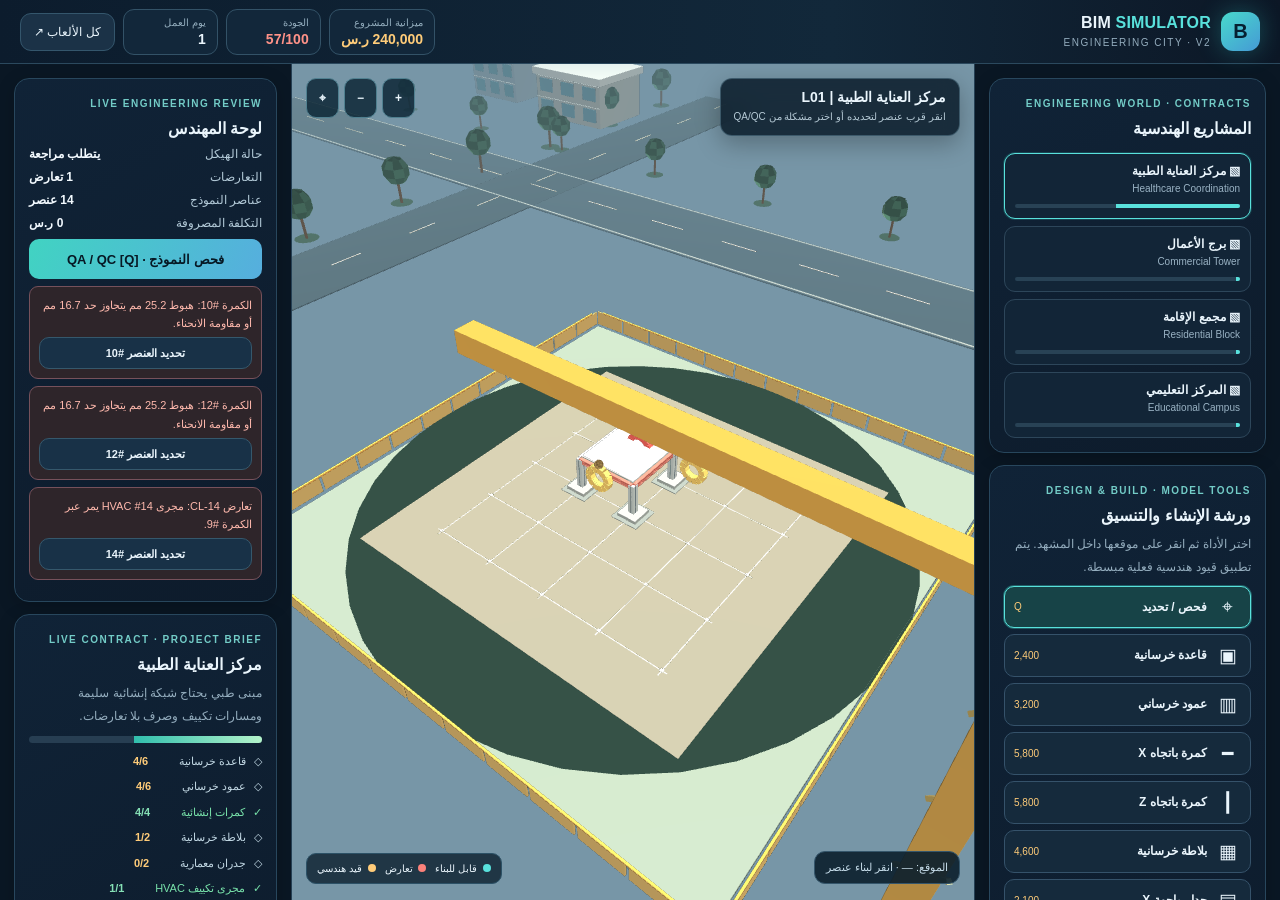
<file: arcade-forge-3d/bim-city-engineering-v2-2026-11.html>
<!doctype html><html lang="ar" dir="rtl"><head><meta charset="utf-8"><meta name="viewport" content="width=device-width,initial-scale=1,viewport-fit=cover"><meta name="theme-color" content="#07111b"><meta name="description" content="BIM City Engineering Simulator — محاكاة هندسية تفاعلية: ابنِ هيكل المبنى، اختبر الكمرات، أصلح تعارضات MEP وأنجز العقود."><title>BIM City | Engineering Simulator</title>
<style>
:root{color-scheme:dark;--bg:#080f19;--panel:#0e1b2a;--panel2:#122437;--line:#294257;--txt:#eaf5fc;--muted:#94adbe;--cyan:#59e1dc;--gold:#ffcc79;--red:#fb817a;--green:#82e1ac;--shadow:0 14px 36px #0007}*{box-sizing:border-box}html,body{margin:0;min-height:100%;font-family:Tahoma,"Segoe UI",Arial,sans-serif;background:var(--bg);color:var(--txt)}button,select,input{font:inherit}button{cursor:pointer}button:disabled{opacity:.5;cursor:not-allowed}a{color:inherit;text-decoration:none}button:focus-visible,select:focus-visible,a:focus-visible,input:focus-visible{outline:3px solid var(--gold);outline-offset:2px}
body{overflow:hidden}#app{height:100dvh;min-height:540px;display:grid;grid-template-columns:292px minmax(320px,1fr) 306px;grid-template-rows:64px minmax(0,1fr);direction:ltr;gap:0}
header{direction:rtl;grid-column:1/-1;grid-row:1;background:linear-gradient(90deg,#0c1c2d,#12283a 65%,#0c1726);display:flex;gap:14px;align-items:center;justify-content:space-between;padding:10px 20px;border-bottom:1px solid #2b495e;z-index:10}header .brand{display:flex;align-items:center;gap:10px}.monogram{width:39px;height:39px;border-radius:12px;background:linear-gradient(140deg,#48d9cc,#459ad5);display:grid;place-items:center;color:#062032;font-weight:900;font-size:20px;box-shadow:0 0 25px #35cfc74f}.brand strong{display:block;font-size:16px;letter-spacing:.2px}.brand strong span{color:var(--cyan)}.brand small{color:var(--muted);font-size:10px;letter-spacing:1.5px}.header-metrics{display:flex;gap:8px;align-items:center;flex-wrap:wrap}.pill{border:1px solid #335267;background:#12273a;border-radius:11px;padding:7px 11px;display:flex;flex-direction:column;gap:3px;min-width:95px}.pill small{font-size:10px;color:#93adbd}.pill b{font-size:14px;font-weight:800;font-variant-numeric:tabular-nums}.pill.cash b{color:var(--gold)}.pill.quality b{color:var(--green)}.exit{font-size:12px;background:#1b3247;padding:11px 13px;border:1px solid #34566c;border-radius:11px}
.sidebar{direction:rtl;grid-row:2;min-height:0;overflow-y:auto;scrollbar-width:thin;scrollbar-color:#37566c #0c1723;background:#0a1724;padding:14px;border-left:1px solid #254054}.left{grid-column:1;border-left:none;border-right:1px solid #254054}.right{grid-column:3}.sect{background:linear-gradient(150deg,#102337,#0d1b2b);border:1px solid #28475d;border-radius:15px;padding:14px;margin-bottom:12px;box-shadow:0 4px 18px #0003}.label{font-size:10px;text-transform:uppercase;letter-spacing:1.5px;color:#73ccc7;font-weight:800}.sect h2{margin:8px 0;font-size:16px}.sect p{font-size:12px;color:var(--muted);line-height:1.9;margin:7px 0}.subtext{font-size:11px;color:var(--muted)}.grid2{display:grid;grid-template-columns:1fr 1fr;gap:7px}.grid3{display:grid;grid-template-columns:repeat(3,1fr);gap:6px}.btn{border:1px solid #35586c;background:#183147;color:var(--txt);padding:10px 9px;border-radius:10px;font-size:12px;font-weight:700;transition:background .15s,border .15s,transform .15s;min-height:40px}.btn:hover{background:#244862;transform:translateY(-1px)}.btn.active{border-color:var(--cyan);background:#16484c;color:#aaf7ed}.btn.gold{background:#6a5030;color:#ffe0a2;border-color:#b68a48}.btn.danger{color:#ffc7c0;border-color:#8b5051;background:#3b252f}.btn.primary{background:linear-gradient(115deg,#41d3c2,#56aede);color:#061824;border:0;font-weight:900;font-size:13px}.btn.block{width:100%}.btn.mini{padding:6px 7px;min-height:30px;font-size:11px}
.contract{padding:10px;border:1px solid #2d465a;border-radius:11px;margin-top:7px;background:#122537;cursor:pointer;width:100%;text-align:right;color:var(--txt);font:inherit}.contract.active{border-color:var(--cyan);box-shadow:0 0 0 1px #36c9bf35}.contract strong{display:block;font-size:12px}.contract small{color:#9ab3c4;font-size:10px}.contract .miniBar{height:4px;background:#284255;border-radius:9px;margin-top:8px;overflow:hidden}.contract .miniBar i{height:100%;display:block;background:var(--cyan)}
#viewport{grid-column:2;grid-row:2;position:relative;min-width:0;min-height:0;overflow:hidden;background:#15263b;touch-action:none}#world{display:block;width:100%;height:100%;touch-action:none;cursor:crosshair}#viewport.grabbing #world{cursor:grabbing}.floatTop{position:absolute;top:14px;left:14px;right:14px;display:flex;justify-content:space-between;align-items:flex-start;direction:rtl;pointer-events:none}.status{pointer-events:auto;background:#091a29d9;border:1px solid #4f7181a8;backdrop-filter:blur(10px);padding:10px 13px;border-radius:12px;max-width:58%;box-shadow:0 8px 24px #0004}.status strong{font-size:14px;display:block}.status small{font-size:10px;color:#b5c9d5;display:block;margin-top:4px;line-height:1.6}.orbitButtons{pointer-events:auto;display:flex;gap:5px}.orbitButtons .btn{background:#0d2737d9;border-color:#508090;min-width:33px;padding:7px}.floatBottom{position:absolute;bottom:16px;left:14px;right:14px;display:flex;justify-content:space-between;gap:10px;align-items:end;direction:rtl;pointer-events:none}.aim{background:#0a1e2de6;padding:9px 11px;border:1px solid #35566b;border-radius:11px;font-size:11px;color:#c5dbe8;max-width:60%;pointer-events:auto}.aim b{color:var(--gold)}.legend{background:#0a1e2dcc;border:1px solid #2c5166;padding:9px 10px;border-radius:10px;display:flex;gap:9px;flex-wrap:wrap;font-size:10px}.legend span{white-space:nowrap}.dot{display:inline-block;width:8px;height:8px;border-radius:50%;background:var(--cyan);margin-left:3px}.dot.red{background:var(--red)}.dot.yellow{background:var(--gold)}.hudFlash{position:absolute;z-index:5;top:22%;left:50%;transform:translateX(-50%);max-width:80%;padding:11px 16px;direction:rtl;border-radius:12px;background:#102638ef;border:1px solid #6da6ad;color:#f1ffff;font-weight:700;font-size:13px;pointer-events:none;opacity:0;transition:opacity .2s;text-align:center}.hudFlash.show{opacity:1}.hudFlash.warn{border-color:#e9a67e;color:#ffddc7}.centerCursor{position:absolute;left:50%;top:50%;width:9px;height:9px;border:1px solid #fff9;border-radius:50%;pointer-events:none;transform:translate(-50%,-50%);opacity:.4}.offline{position:absolute;inset:0;background:#08131ced;z-index:20;display:none;align-items:center;justify-content:center;text-align:center;padding:30px}.offline.show{display:flex}
.tool{display:flex;align-items:center;justify-content:space-between;gap:7px;width:100%;text-align:right;padding:9px;border:1px solid #35526a;border-radius:10px;background:#152a3c;color:var(--txt);font-size:12px;margin-top:6px}.tool.active{border-color:var(--cyan);background:#174347;box-shadow:0 0 0 1px #42dacc55}.tool i{font-style:normal;font-size:19px;width:27px;text-align:center}.tool b{flex:1;font-weight:700}.tool small{font-size:10px;color:var(--gold)}.tool:disabled{opacity:.52}
select,.num{color:#eef7ff;background:#102b3d;border:1px solid #36596c;border-radius:8px;padding:9px;width:100%;font-size:12px}.config{display:grid;grid-template-columns:1fr 1fr;gap:8px;margin:10px 0}.config label{font-size:11px;color:#a7c1cd}.config select{margin-top:5px}.setting{background:#13293a;border:1px solid #2c475a;border-radius:9px;padding:9px}.switch{display:flex;align-items:center;justify-content:space-between;gap:8px;cursor:pointer;font-size:11px;color:#cadce7}.switch input{width:17px;height:17px;accent-color:#36c7b7}
.progress{height:7px;background:#273e52;border-radius:20px;overflow:hidden;margin:8px 0}.progress i{display:block;height:100%;width:0;background:linear-gradient(90deg,#31bead,#b3f3ca)}.objectives{margin:10px 0;padding:0;list-style:none}.objectives li{display:flex;gap:8px;align-items:start;margin:9px 0;font-size:11px;line-height:1.5;color:#c2d8e4}.objectives b{color:var(--gold);min-width:38px;text-align:left;font-variant-numeric:tabular-nums}.objectives .done{color:#78e2aa}.objectives .done b{color:#86e1b6}.issue{font-size:11px;line-height:1.65;background:#2e252a;border:1px solid #76515b;color:#ffb9ad;border-radius:9px;padding:9px;margin:7px 0}.issue.good{background:#16372e;border-color:#366c55;color:#b9f5d2}.meter{display:flex;justify-content:space-between;font-size:12px;margin:9px 0;color:#b4cbd9}.meter b{font-variant-numeric:tabular-nums;color:#f2f9fe}.log{font-size:11px;line-height:1.5;margin-top:7px;color:#a6c2ce;border-bottom:1px solid #294256;padding:6px 0}.log.good{color:#b0e8c3}.reportbox{font:11px/1.75 Consolas,monospace;white-space:pre-line;background:#071826;padding:11px;border:1px dashed #315e6f;border-radius:11px;margin:10px 0;color:#cce4ee;direction:ltr;text-align:left}
.touchbar{display:none;position:absolute;bottom:78px;left:14px;gap:5px;pointer-events:auto;direction:ltr}.touchbar .btn{width:44px;height:44px;padding:4px}.minimap{width:100%;height:110px;background:#0c2533;border:1px solid #2f5364;border-radius:10px}.credit{font-size:10px;color:#849eaa;line-height:1.8}
@media(max-width:1150px){#app{grid-template-columns:248px minmax(280px,1fr) 255px}.sidebar{padding:9px}.sect{padding:11px}.pill{min-width:78px}}
@media(max-width:850px){body{overflow:auto}#app{height:auto;min-height:100dvh;display:flex;flex-direction:column}header{position:sticky;top:0;padding:8px 10px;z-index:20}.brand strong{font-size:13px}.brand small{font-size:8px}.header-metrics{gap:4px}.pill{min-width:66px;padding:5px 7px}.pill b{font-size:11px}.pill small{font-size:9px}.exit{padding:8px}.sidebar{overflow:visible;display:block;border:0;border-top:1px solid #2a4e64}.right{order:2}.left{order:3}#viewport{order:1;height:51dvh;min-height:345px;flex:none}.status{max-width:68%;padding:8px;font-size:12px}.status strong{font-size:12px}.status small{font-size:9px}.floatBottom{bottom:12px}.aim{font-size:10px;max-width:100%}.legend{display:none}.touchbar{display:flex}.sidebar .sect{margin-bottom:9px}.tools-grid{display:grid;grid-template-columns:repeat(2,1fr);gap:0 8px}.tool{min-height:44px}.contract-grid{display:grid;grid-template-columns:1fr 1fr;gap:7px}.contract{margin-top:0}.sect h2{font-size:14px}.left{padding-bottom:50px}}
@media(max-width:420px){header .pill:nth-child(3){display:none}#viewport{height:49dvh}.status{max-width:72%}.config{grid-template-columns:1fr 1fr}.floatTop{top:8px;left:8px;right:8px}.orbitButtons{flex-direction:column}.touchbar{bottom:67px;left:8px}}
</style></head><body><div id="app">
<header><a class="brand" href="index.html#worlds"><span class="monogram">B</span><span><strong>BIM <span>SIMULATOR</span></strong><small>ENGINEERING CITY · V2</small></span></a><div class="header-metrics"><div class="pill cash"><small>ميزانية المشروع</small><b id="cash">—</b></div><div class="pill quality"><small>الجودة</small><b id="quality">—</b></div><div class="pill"><small>يوم العمل</small><b id="day">—</b></div><a class="exit" href="index.html#worlds">كل الألعاب ↗</a></div></header>
<aside class="sidebar left">
<section class="sect"><span class="label">LIVE ENGINEERING REVIEW</span><h2>لوحة المهندس</h2><div class="meter">حالة الهيكل <b id="structStatus">—</b></div><div class="meter">التعارضات <b id="clashCount">—</b></div><div class="meter">عناصر النموذج <b id="elementCount">—</b></div><div class="meter">التكلفة المصروفة <b id="spent">—</b></div><button class="btn block primary" id="scan">فحص النموذج · QA / QC [Q]</button><div id="issues"></div></section>
<section class="sect"><span class="label">LIVE CONTRACT · PROJECT BRIEF</span><h2 id="contractTitle">عقد المشروع</h2><p id="contractDesc">المهام المطلوبة لإكمال العقد.</p><div class="progress"><i id="contractProgress"></i></div><ul class="objectives" id="objectives"></ul><button class="btn block gold" id="deliver">تسليم العقد وحساب التقييم</button><p class="credit">المكافآت تعتمد على إنجاز المعايير الفعلية، وعدم وجود تعارضات، وجودة العناصر، وليس على النقر فقط.</p></section>
<section class="sect"><span class="label">ELEMENT INSPECTOR</span><h2>خصائص العنصر المحدد</h2><p id="selectedInfo">اختر عنصرًا باستخدام أداة الفحص أو اضغط على عنصر من قائمة الفحص.</p><div id="beamReport" class="reportbox" hidden></div><div class="grid2"><button class="btn" id="fix">إصلاح / تغيير المسار</button><button class="btn danger" id="delete">حذف المحدد</button></div></section>
<section class="sect"><span class="label">SITE LOG · سجل الموقع</span><div id="activity"></div><div class="grid2" style="margin-top:10px"><button class="btn" id="undo">تراجع [Z]</button><button class="btn" id="export">تصدير تقرير CSV</button></div></section>
</aside>
<div id="viewport"><canvas id="world" aria-label="المشهد ثلاثي الأبعاد لموقع البناء"></canvas><div class="centerCursor"></div><div class="floatTop"><div class="status"><strong id="worldTitle">مشروع المستشفى | Level 01</strong><small id="worldHint">حرّك الكاميرا بالسحب، واضغط على الشبكة لوضع العنصر المحدد.</small></div><div class="orbitButtons"><button class="btn" id="zoomIn" title="تقريب">+</button><button class="btn" id="zoomOut" title="إبعاد">−</button><button class="btn" id="resetCamera" title="ضبط الكاميرا">⌖</button></div></div><div class="floatBottom"><div class="aim" id="aimText">الموقع: — · انقر لبناء عنصر</div><div class="legend"><span><i class="dot"></i> قابل للبناء</span><span><i class="dot red"></i> تعارض</span><span><i class="dot yellow"></i> قيد هندسي</span></div></div><div class="touchbar"><button class="btn" id="tLeft" aria-label="تحريك الكاميرا يسار">◀</button><button class="btn" id="tRight" aria-label="تحريك الكاميرا يمين">▶</button><button class="btn" id="tUp" aria-label="تحريك الكاميرا للأعلى">▲</button><button class="btn" id="tDown" aria-label="تحريك الكاميرا للأسفل">▼</button></div><div id="flash" class="hudFlash" role="status"></div><div class="offline" id="offline"><div><h2>تعذّر تشغيل المحرك ثلاثي الأبعاد</h2><p id="offlineMsg">هذا المتصفح لا يدعم WebGL أو تم تعطيل تسريع الرسومات.</p></div></div></div>
<aside class="sidebar right">
<section class="sect"><span class="label">ENGINEERING WORLD · CONTRACTS</span><h2>المشاريع الهندسية</h2><div id="projects" class="contract-grid"></div></section>
<section class="sect"><span class="label">DESIGN & BUILD · MODEL TOOLS</span><h2>ورشة الإنشاء والتنسيق</h2><p>اختر الأداة ثم انقر على موقعها داخل المشهد. يتم تطبيق قيود هندسية فعلية مبسطة.</p><div class="tools-grid" id="tools"></div><p class="subtext" id="toolHelp"></p></section>
<section class="sect"><span class="label">PROPERTIES · الإعدادات</span><div class="config"><label>الطابق<select id="level"><option value="0">الأرضي L01</option><option value="1">الأول L02</option></select></label><label>قطاع الكمرة<select id="section"><option value="300">IPE 300</option><option value="400">IPE 400</option><option value="500">IPE 500</option></select></label><label>حمل الكمرة<select id="load"><option value="15">15 kN/m</option><option value="25" selected>25 kN/m</option><option value="35">35 kN/m</option></select></label><label>مسار MEP<select id="offset"><option value="0">تحت الكمرة (تعارض)</option><option value="1">مسار منخفض آمن</option></select></label></div><div class="setting"><label class="switch">إظهار المعماري <input id="arch" type="checkbox" checked></label></div><div class="setting"><label class="switch">إظهار الإنشائي <input id="structure" type="checkbox" checked></label></div><div class="setting"><label class="switch">إظهار مسارات MEP <input id="mep" type="checkbox" checked></label></div><div class="setting"><label class="switch">عرض المشكلات هندسيًا <input id="overlay" type="checkbox" checked></label></div><button class="btn block" id="topView" style="margin-top:9px">مخطط علوي / كاميرا 3D [V]</button></section>
<section class="sect"><span class="label">MODEL INFO</span><p>الشبكة: 6 × 6 أمتار · طابقان · كشف تعارضات مجسّمات ومحاكاة كمرة فولاذية بعلاقة حمل منتظم.</p><p class="credit">ملاحظة: هذه محاكاة تعليمية للعب وليست تحليلًا معتمدًا أو أداة تصميم أو فحص BIM نظامية. لا تستخدم نتائجها في مشاريع واقعية.</p></section>
</aside></div><script>
// Tiny offline WebGL engine: true perspective 3D, light, depth test and fog.
// Lightweight offline forward renderer with physically-inspired lighting and atmospheric sky.
const VERT=`attribute vec3 aPos;attribute vec3 aNor;attribute vec3 aCol;uniform mat4 uVP;uniform vec3 uCam;varying vec3 vCol;varying vec3 vNormal;varying vec3 vView;varying float vFog;varying float vHeight;void main(){gl_Position=uVP*vec4(aPos,1.);vCol=aCol;vNormal=aNor;vView=uCam-aPos;vFog=length(vView);vHeight=aPos.y;}`;
const FRAG=`precision highp float;uniform vec3 uFogColor;uniform float uFogStart;uniform float uFogEnd;varying vec3 vCol;varying vec3 vNormal;varying vec3 vView;varying float vFog;varying float vHeight;void main(){vec3 n=normalize(vNormal);vec3 sun=normalize(vec3(.48,.82,.31));vec3 eye=normalize(vView);float d=max(dot(n,sun),0.);float skyAmbient=mix(.43,.77,clamp(n.y*.5+.5,0.,1.));float softBounce=.12*max(-n.y,0.);vec3 color=vCol*(skyAmbient+softBounce+(.64*d)*vec3(1.07,1.01,.91));vec3 h=normalize(sun+eye);float glint=pow(max(dot(n,h),0.),42.)*.22*d;float edge=pow(1.-max(dot(n,eye),0.),3.)*.05;color+=vec3(1.,.94,.83)*glint+vCol*edge;float distanceFog=clamp((vFog-uFogStart)/max(1.,uFogEnd-uFogStart),0.,1.);float heightFactor=1.-.26*clamp(vHeight/85.,0.,1.);color=mix(color,uFogColor,distanceFog*heightFactor);color=pow(max(color,vec3(0.)),vec3(.96));gl_FragColor=vec4(color,1.);}`;
const SKY_VERT=`attribute vec2 aXY;varying vec2 vUV;void main(){vUV=aXY*.5+.5;gl_Position=vec4(aXY,1.,1.);}`;
const SKY_FRAG=`precision mediump float;varying vec2 vUV;uniform vec3 uSkyTop;uniform vec3 uSkyLow;uniform float uSpace;void main(){float h=smoothstep(0.,1.,vUV.y);vec3 top=uSkyTop;vec3 low=uSkyLow;vec3 col=mix(low,top,pow(h,.66));float haze=exp(-pow((vUV.y-.29)*8.,2.))*.09;col+=vec3(.72,.79,.94)*haze*(1.-uSpace);vec2 sun=(vUV-vec2(.79,.76))*vec2(1.6,1.);float glow=exp(-dot(sun,sun)*48.)*.23*(1.-uSpace);col+=vec3(1.,.71,.46)*glow;float n=fract(sin(dot(floor(vUV*vec2(650.,370.)),vec2(12.9898,78.233)))*43758.5453);float star=step(.998,n)*smoothstep(.18,.6,vUV.y)*uSpace;col+=vec3(.7,.88,1.)*star;gl_FragColor=vec4(col,1.);}`;
const rgb=col=>{if(Array.isArray(col))return col;let h=col.replace('#','');if(h.length===3)h=[...h].map(x=>x+x).join('');return [parseInt(h.slice(0,2),16)/255,parseInt(h.slice(2,4),16)/255,parseInt(h.slice(4,6),16)/255];};
const scale=(c,f)=>c.map(x=>Math.max(0,Math.min(1,x*f)));
const add=(a,b)=>[a[0]+b[0],a[1]+b[1],a[2]+b[2]];
const sub=(a,b)=>[a[0]-b[0],a[1]-b[1],a[2]-b[2]];
const cross=(a,b)=>[a[1]*b[2]-a[2]*b[1],a[2]*b[0]-a[0]*b[2],a[0]*b[1]-a[1]*b[0]];
const norm=a=>{let l=Math.hypot(...a)||1;return a.map(x=>x/l)};
const ident=()=>new Float32Array([1,0,0,0, 0,1,0,0, 0,0,1,0, 0,0,0,1]);
function perspective(fov,aspect,near,far){const f=1/Math.tan(fov/2),out=ident();out[0]=f/aspect;out[5]=f;out[10]=(far+near)/(near-far);out[11]=-1;out[14]=2*far*near/(near-far);out[15]=0;return out;}
function lookAt(eye,target,up=[0,1,0]){const z=norm(sub(eye,target)),x=norm(cross(up,z)),y=cross(z,x);return new Float32Array([x[0],y[0],z[0],0,x[1],y[1],z[1],0,x[2],y[2],z[2],0,-(x[0]*eye[0]+x[1]*eye[1]+x[2]*eye[2]),-(y[0]*eye[0]+y[1]*eye[1]+y[2]*eye[2]),-(z[0]*eye[0]+z[1]*eye[1]+z[2]*eye[2]),1]);}
function mul(a,b){const o=new Float32Array(16);for(let c=0;c<4;c++)for(let r=0;r<4;r++){o[c*4+r]=0;for(let k=0;k<4;k++)o[c*4+r]+=a[k*4+r]*b[c*4+k]}return o}
const memo={};
class WorldRenderer {
  constructor(canvas){this.canvas=canvas;const gl=canvas.getContext('webgl',{antialias:true,alpha:false,preserveDrawingBuffer:false})||canvas.getContext('experimental-webgl');if(!gl)throw Error('WebGL غير متاح في هذا المتصفح. فعّل تسريع الرسومات وحاول مجددًا.');this.gl=gl;const shader=(type,src)=>{let s=gl.createShader(type);gl.shaderSource(s,src);gl.compileShader(s);if(!gl.getShaderParameter(s,gl.COMPILE_STATUS))throw Error(gl.getShaderInfoLog(s));return s};let p=gl.createProgram();gl.attachShader(p,shader(gl.VERTEX_SHADER,VERT));gl.attachShader(p,shader(gl.FRAGMENT_SHADER,FRAG));gl.linkProgram(p);if(!gl.getProgramParameter(p,gl.LINK_STATUS))throw Error(gl.getProgramInfoLog(p));gl.useProgram(p);this.p=p;this.a={pos:gl.getAttribLocation(p,'aPos'),nor:gl.getAttribLocation(p,'aNor'),col:gl.getAttribLocation(p,'aCol')};this.u={vp:gl.getUniformLocation(p,'uVP'),cam:gl.getUniformLocation(p,'uCam'),fog:gl.getUniformLocation(p,'uFogColor'),start:gl.getUniformLocation(p,'uFogStart'),end:gl.getUniformLocation(p,'uFogEnd')};this.buf=gl.createBuffer();this.arr=[];this.eye=[0,8,14];gl.enable(gl.DEPTH_TEST);gl.depthFunc(gl.LEQUAL);
    const skyProgram=gl.createProgram();gl.attachShader(skyProgram,shader(gl.VERTEX_SHADER,SKY_VERT));gl.attachShader(skyProgram,shader(gl.FRAGMENT_SHADER,SKY_FRAG));gl.linkProgram(skyProgram);if(!gl.getProgramParameter(skyProgram,gl.LINK_STATUS))throw Error(gl.getProgramInfoLog(skyProgram));this.skyProgram=skyProgram;this.skyBuf=gl.createBuffer();gl.bindBuffer(gl.ARRAY_BUFFER,this.skyBuf);gl.bufferData(gl.ARRAY_BUFFER,new Float32Array([-1,-1,3,-1,-1,3]),gl.STATIC_DRAW);this.skyLoc={position:gl.getAttribLocation(skyProgram,'aXY'),top:gl.getUniformLocation(skyProgram,'uSkyTop'),low:gl.getUniformLocation(skyProgram,'uSkyLow'),space:gl.getUniformLocation(skyProgram,'uSpace')};}
  clear(color){let c=rgb(color);const gl=this.gl;gl.viewport(0,0,this.canvas.width,this.canvas.height);gl.clearColor(...c,1);gl.clear(gl.COLOR_BUFFER_BIT|gl.DEPTH_BUFFER_BIT);gl.disable(gl.DEPTH_TEST);gl.useProgram(this.skyProgram);gl.uniform3fv(this.skyLoc.low,c.map(v=>Math.min(.9,v*1.78+.05)));gl.uniform3fv(this.skyLoc.top,c.map(v=>v*.47));gl.uniform1f(this.skyLoc.space,(c[0]<.07&&c[1]<.12)?1:0);gl.bindBuffer(gl.ARRAY_BUFFER,this.skyBuf);gl.enableVertexAttribArray(this.skyLoc.position);gl.vertexAttribPointer(this.skyLoc.position,2,gl.FLOAT,false,0,0);gl.drawArrays(gl.TRIANGLES,0,3);gl.disableVertexAttribArray(this.skyLoc.position);gl.enable(gl.DEPTH_TEST);gl.useProgram(this.p);this.arr=[];}
  vertex(p,n,c){this.arr.push(...p,...n,...c);}
  triangle(a,b,c,color){let n=norm(cross(sub(b,a),sub(c,a))),co=rgb(color);this.vertex(a,n,co);this.vertex(b,n,co);this.vertex(c,n,co);}
  quad(a,b,c,d,color){this.triangle(a,b,c,color);this.triangle(a,c,d,color)}
  box(x,y,z,w,h,d,color,yaw=0){let c=rgb(color),hw=w/2,hd=d/2,hh=h/2,co=Math.cos(yaw),si=Math.sin(yaw);let pt=(dx,dy,dz)=>[x+dx*co+dz*si,y+dy,z-dx*si+dz*co];const A=pt(-hw,-hh,-hd),B=pt(hw,-hh,-hd),C=pt(hw,hh,-hd),D=pt(-hw,hh,-hd),E=pt(-hw,-hh,hd),F=pt(hw,-hh,hd),G=pt(hw,hh,hd),H=pt(-hw,hh,hd);this.quad(A,D,C,B,scale(c,.75));this.quad(E,F,G,H,c);this.quad(A,E,H,D,scale(c,.8));this.quad(B,C,G,F,scale(c,.94));this.quad(D,H,G,C,scale(c,1.15));this.quad(A,B,F,E,scale(c,.55));}
  plane(x,y,z,w,d,color){let c=rgb(color),a=[x-w/2,y,z-d/2],b=[x+w/2,y,z-d/2],cc=[x+w/2,y,z+d/2],dd=[x-w/2,y,z+d/2];this.quad(a,dd,cc,b,c);}
  pyramid(x,y,z,w,h,d,color,yaw=0){let c=rgb(color),co=Math.cos(yaw),si=Math.sin(yaw),pt=(a,b)=>[x+a*co+b*si,y,z-a*si+b*co],a=pt(-w/2,-d/2),b=pt(w/2,-d/2),e=pt(w/2,d/2),f=pt(-w/2,d/2),peak=[x,y+h,z];this.quad(a,b,e,f,scale(c,.7));this.triangle(a,peak,b,scale(c,.84));this.triangle(b,peak,e,c);this.triangle(e,peak,f,scale(c,1.12));this.triangle(f,peak,a,scale(c,.85));}
  cylinder(x,y,z,top,bot,h,color,segments=9){const c=rgb(color);for(let i=0;i<segments;i++){let a=i*2*Math.PI/segments,b=(i+1)*2*Math.PI/segments;const a1=[x+bot*Math.cos(a),y-h/2,z+bot*Math.sin(a)],b1=[x+bot*Math.cos(b),y-h/2,z+bot*Math.sin(b)],a2=[x+top*Math.cos(a),y+h/2,z+top*Math.sin(a)],b2=[x+top*Math.cos(b),y+h/2,z+top*Math.sin(b)];this.quad(a1,b1,b2,a2,scale(c,.9+.12*Math.cos(a)));this.triangle([x,y+h/2,z],a2,b2,scale(c,1.1));this.triangle([x,y-h/2,z],b1,a1,scale(c,.67));}}
  sphere(x,y,z,r,color,s=10,t=6){let c=rgb(color);for(let j=0;j<t;j++){let a=-Math.PI/2+Math.PI*j/t,b=-Math.PI/2+Math.PI*(j+1)/t;for(let i=0;i<s;i++){let u=i*2*Math.PI/s,v=(i+1)*2*Math.PI/s,p=(h,l)=>[x+r*Math.cos(h)*Math.cos(l),y+r*Math.sin(h),z+r*Math.cos(h)*Math.sin(l)];this.quad(p(a,u),p(a,v),p(b,v),p(b,u),scale(c,.84+.18*Math.sin(i*2+j*4)));}}}
  beam(x,y,z,x2,y2,z2,r,color){const a=[x,y,z],b=[x2,y2,z2],v=norm(sub(b,a)),up=Math.abs(v[1])>.92?[1,0,0]:[0,1,0],u=norm(cross(v,up)),w=norm(cross(v,u));let pts=(p,s,t)=>add(add(p,u.map(e=>e*s*r)),w.map(e=>e*t*r)),p1=pts(a,-1,-1),p2=pts(a,1,-1),p3=pts(a,1,1),p4=pts(a,-1,1),q1=pts(b,-1,-1),q2=pts(b,1,-1),q3=pts(b,1,1),q4=pts(b,-1,1);this.quad(p1,p2,q2,q1,color);this.quad(p2,p3,q3,q2,color);this.quad(p3,p4,q4,q3,color);this.quad(p4,p1,q1,q4,color);this.quad(p4,p3,p2,p1,color);this.quad(q1,q2,q3,q4,color);}
  disc(x,y,z,r,color,segments=20){const c=rgb(color);for(let i=0;i<segments;i++){let a=i*2*Math.PI/segments,b=(i+1)*2*Math.PI/segments;this.triangle([x,y,z],[x+Math.cos(b)*r,y,z+Math.sin(b)*r],[x+Math.cos(a)*r,y,z+Math.sin(a)*r],c);}}
  runway(x,z,length=140){this.box(x,.02,z,27,.10,length,'#37404b');this.box(x-13.3,.12,z,.25,.02,length,'#f7f5dc');this.box(x+13.3,.12,z,.25,.02,length,'#f7f5dc');for(let k=-Math.floor(length/18);k<=Math.floor(length/18);k++)this.box(x,.15,z+k*9,0.9,.02,4.2,'#f5f1da');}
  ring(x,y,z,r,color,axis='z'){let n=12;for(let i=0;i<n;i++){let a=i*Math.PI*2/n,b=(i+1)*Math.PI*2/n,pt=(t)=>axis==='z'?[x+Math.cos(t)*r,y+Math.sin(t)*r,z]:[x,y+Math.sin(t)*r,z+Math.cos(t)*r];let p=pt(a),q=pt(b);this.beam(...p,...q,.3,color)}}
  draw(eye,target,opts={}){const gl=this.gl;this.eye=eye;let f=rgb(opts.fog||'#a7c0d5');const fov=(opts.fov||69)*Math.PI/180,p=perspective(fov,this.canvas.width/this.canvas.height,.12,opts.far||2200),v=lookAt(eye,target);gl.uniformMatrix4fv(this.u.vp,false,mul(p,v));gl.uniform3fv(this.u.cam,eye);gl.uniform3fv(this.u.fog,f);gl.uniform1f(this.u.start,opts.fogStart??100);gl.uniform1f(this.u.end,opts.fogEnd??330);const buffer=new Float32Array(this.arr);gl.bindBuffer(gl.ARRAY_BUFFER,this.buf);gl.bufferData(gl.ARRAY_BUFFER,buffer,gl.DYNAMIC_DRAW);for(let i=0;i<3;i++){let loc=Object.values(this.a)[i];gl.enableVertexAttribArray(loc);gl.vertexAttribPointer(loc,3,gl.FLOAT,false,36,i*12)}gl.drawArrays(gl.TRIANGLES,0,buffer.length/9);return buffer.length/9;}
  resize(){const dpr=Math.min(devicePixelRatio||1,1.65),w=Math.max(320,Math.floor(this.canvas.clientWidth*dpr)),h=Math.max(220,Math.floor(this.canvas.clientHeight*dpr));if(this.canvas.width!==w||this.canvas.height!==h){this.canvas.width=w;this.canvas.height=h;}}
}
const hash=(x,z,t=0)=>{let n=Math.sin(x*127.1+z*311.7+t*91.9)*43758.5453;return n-Math.floor(n)};
const clamp=(v,a,b)=>Math.max(a,Math.min(b,v));


</script><script>
(()=>{'use strict';
const $=id=>document.getElementById(id);
const money=n=>Math.round(n).toLocaleString('en-US')+' ر.س';
const TYPES={
 inspect:{name:'فحص / تحديد',icon:'⌖',price:0,help:'انقر على عنصر لمراجعته، ثم أصلح التعارض أو غيّر قطاع الكمرة من لوحة المهندس.'},
 footing:{name:'قاعدة خرسانية',icon:'▣',price:2400,help:'اضغط عند تقاطع المحاور. كل عمود في الدور الأرضي يحتاج قاعدة تحته.'},
 column:{name:'عمود خرساني',icon:'▥',price:3200,help:'ركّب أعمدة خرسانية فوق الأساسات أو الأعمدة السابقة، على نقاط المحاور.'},
 beamX:{name:'كمرة باتجاه X',icon:'━',price:0,help:'ضع كمرة بين عمودين متجاورين في اتجاه X. اختر مقطع الفولاذ والحمل قبل التنفيذ.'},
 beamZ:{name:'كمرة باتجاه Z',icon:'┃',price:0,help:'ضع كمرة بين عمودين متجاورين باتجاه Z. سيظهر فحص الهبوط ومقاومة الانحناء.'},
 slab:{name:'بلاطة خرسانية',icon:'▦',price:4600,help:'انقر داخل مربع محاور. تتطلب أربعة أعمدة وكمرتين على الأقل على حدود المربع.'},
 wallX:{name:'جدار واجهة X',icon:'▤',price:2100,help:'أنشئ الجدران بين المحاور بعد وجود أعمدة أو بلاطة تدعمها.'},
 wallZ:{name:'جدار واجهة Z',icon:'▥',price:2100,help:'ارسم الجدار على اتجاه Z مع النوافذ والفتحات داخل الواجهة.'},
 ductX:{name:'مجرى تكييف HVAC',icon:'▰',price:3100,help:'ضع مجرى هواء. المسار عند منسوب الكمرة ينتج تعارضًا إذا تطابق مع كمرة إنشائية.'},
 pipeZ:{name:'أنبوب تغذية / صرف',icon:'●',price:1500,help:'ركّب أنبوب خدمات رأسي في المخطط. غيّر مساره لمنسوب منخفض لتجنب التعارض.'}
};
const STEEL={300:{I:8.36e-5,h:.3,cost:3900,name:'IPE 300'},400:{I:2.313e-4,h:.4,cost:5800,name:'IPE 400'},500:{I:4.82e-4,h:.5,cost:8100,name:'IPE 500'}};
const GRID=6, LEVEL_H=3.7, STORE='arcade-forge-bim-engineering-sim-v2';
const SITES=[
 {id:'hospital',name:'مركز العناية الطبية',type:'Healthcare Coordination',budget:240000,reward:90000,brief:'مبنى طبي يحتاج شبكة إنشائية سليمة ومسارات تكييف وصرف بلا تعارضات.',req:{footing:6,column:6,beam:4,slab:2,wall:2,ductX:1,pipeZ:1},quality:78},
 {id:'tower',name:'برج الأعمال',type:'Commercial Tower',budget:380000,reward:150000,brief:'هيكل مكتبي بطابقين؛ تأكد من قدرة الكمرات على تحمّل الأحمال المرتفعة.',req:{footing:9,column:9,beam:8,slab:3,wall:3,ductX:2,pipeZ:1},quality:82},
 {id:'residence',name:'مجمع الإقامة',type:'Residential Block',budget:280000,reward:105000,brief:'تحدّي موازنة تكلفة البناء مع جودة توزيع الهيكل والخدمات.',req:{footing:7,column:7,beam:6,slab:3,wall:4,ductX:1,pipeZ:2},quality:80},
 {id:'campus',name:'المركز التعليمي',type:'Educational Campus',budget:310000,reward:126000,brief:'تنسيق مختبرات وقاعات دراسة مع فحص قطاعات إنشائية ومسارات MEP.',req:{footing:8,column:8,beam:7,slab:3,wall:3,ductX:2,pipeZ:2},quality:85}
];
const example=(type,i,j,props={})=>({id:0,type,i,j,level:0,...props});
function newSite(index){let base={cash:SITES[index].budget,spent:0,day:1,deliveries:0,earned:0,log:[],elements:[],next:1};if(index===0){
 const seed=[example('footing',1,1),example('footing',2,1),example('footing',1,2),example('footing',2,2),example('column',1,1),example('column',2,1),example('column',1,2),example('column',2,2),example('beamX',1,1,{section:400,load:25}),example('beamX',1,2,{section:300,load:25}),example('beamZ',1,1,{section:400,load:25}),example('beamZ',2,1,{section:300,load:25}),example('slab',1,1),example('ductX',1,1,{offset:0})];
 for(const el of seed){el.id=base.next++;base.elements.push(el)}base.log=['الموقع مستلم: تعارض HVAC وكمرة وتقييم مقاطع مطلوب'];base.spent=0;
}else {base.elements.push({...example('footing',1,1),id:base.next++});base.log=['عقد جديد: ابدأ بتوزيع المحاور والأساسات']}return base}
let saved;try{saved=JSON.parse(localStorage.getItem(STORE)||'null')}catch{}
let sites=Array.from({length:SITES.length},(_,i)=>saved?.sites?.[i]&&Array.isArray(saved.sites[i].elements)?saved.sites[i]:newSite(i));
let current=clamp(Number(saved?.current)||0,0,SITES.length-1),tool='inspect',level=0,section=400,load=25,offset=1,selected=null,scanned=true,overlay=true,quality=100,issues=[],hover=null,renderer;
let camera={yaw:.66,pitch:.71,dist:67,focus:[0,4,0],top:false},pointer={x:0,y:0,active:false,startX:0,startY:0,move:0,id:null},drag=false,keys=new Set(),last=0,time=0,logClock=0,toastTimer;
const cur=()=>sites[current];const xyzNode=(i,j)=>[-12+i*GRID,-12+j*GRID];const gridKind=t=>['footing','column','beamX','beamZ','wallX','wallZ','ductX','pipeZ'].includes(t)?'node':'cell';
const at=(e,t,i,j,l=level)=>e.type===t&&e.i===i&&e.j===j&&e.level===l;
const has=(type,i,j,l=level)=>cur().elements.some(e=>at(e,type,i,j,l));
const isBeam=t=>t==='beamX'||t==='beamZ';const isWall=t=>t==='wallX'||t==='wallZ';const isMep=t=>t==='ductX'||t==='pipeZ';
function engineeringBeam(e){const s=STEEL[e.section||300],L=6,w=(e.load||25)*1000,E=200e9,fy=355e6;
 const moment=w*L*L/8,deflection=5*w*Math.pow(L,4)/(384*E*s.I),W=s.I/(s.h/2),capacity=fy*W;const defLimit=L/360;
 return {moment:moment/1000,capacity:capacity/1000,deflection:deflection*1000,limit:defLimit*1000,pass:moment<=capacity&&deflection<=defLimit,util:Math.max(moment/capacity,deflection/defLimit)};
}
function count(t){return cur().elements.filter(e=>t==='beam'?isBeam(e.type):t==='wall'?isWall(e.type):e.type===t).length}
function findIssue(){const a=cur().elements,found=[];
 for(const e of a){if(isBeam(e.type)){const val=engineeringBeam(e);if(!val.pass)found.push({type:'struct',id:e.id,message:`الكمرة #${e.id}: هبوط ${val.deflection.toFixed(1)} مم يتجاوز حد ${val.limit.toFixed(1)} مم أو مقاومة الانحناء.`})}
 if(isMep(e.type)&&!e.offset){const beamType=e.type==='ductX'?'beamX':'beamZ';const conflict=a.find(x=>x.type===beamType&&x.i===e.i&&x.j===e.j&&x.level===e.level);if(conflict)found.push({type:'clash',id:e.id,other:conflict.id,message:`تعارض CL-${e.id}: ${e.type==='ductX'?'مجرى HVAC':'أنبوب MEP'} #${e.id} يمر عبر الكمرة #${conflict.id}.`})}
 }
 return found;
}
function score(){const issue=findIssue(),s=cur(),over=Math.max(0,s.spent-SITES[current].budget);return clamp(100-issue.filter(x=>x.type==='clash').length*17-issue.filter(x=>x.type==='struct').length*13-Math.ceil(over/2500),0,100)}
function persist(){try{localStorage.setItem(STORE,JSON.stringify({sites,current}))}catch{}}
const undoStack=[];function remember(){undoStack.push({state:JSON.parse(JSON.stringify(cur())),current});if(undoStack.length>18)undoStack.shift()}
function undo(){const p=undoStack.pop();if(!p){flash('لا توجد عملية قابلة للتراجع');return}current=p.current;sites[current]=p.state;selected=null;persist();redrawUI();flash('تم التراجع عن آخر عملية',true)}
function activity(msg){cur().log.unshift(msg);cur().log=cur().log.slice(0,7)}
function flash(msg,good=false){const el=$('flash');el.textContent=msg;el.className='hudFlash show'+(good?'':' warn');clearTimeout(toastTimer);toastTimer=setTimeout(()=>el.className='hudFlash',3400)}
function validPlacement(type,i,j,l){const c=cur();
 if(type==='inspect')return {ok:false,msg:'حدد العنصر المطلوب باستخدام وضع الفحص'};
 const max=gridKind(type)==='node'?4:3;
 if(i<0||j<0||i>max||j>max)return{ok:false,msg:'النقطة خارج حدود موقع المشروع'};
 if(type==='beamX'||type==='wallX'||type==='ductX')if(i>=4)return{ok:false,msg:'اختر محورًا أفقيًا داخل الشبكة'};
 if(type==='beamZ'||type==='wallZ'||type==='pipeZ')if(j>=4)return{ok:false,msg:'اختر محورًا رأسيًا داخل الشبكة'};
 if(c.elements.some(e=>at(e,type,i,j,l)))return{ok:false,msg:'هذا العنصر موجود بالفعل في هذه النقطة'};
 if(type==='footing'&&l!==0)return{ok:false,msg:'الأساسات تُنفذ على الأرض فقط'};
 if(type==='column'&&!has(l===0?'footing':'column',i,j,l===0?0:l-1))return{ok:false,msg:l?'يحتاج عمود الدور العلوي إلى عمود تحته':'ضع أساسًا تحت هذا العمود أولًا'};
 if(type==='beamX'&&(!has('column',i,j,l)||!has('column',i+1,j,l)))return{ok:false,msg:'الكمرة تحتاج إلى عمودين عند طرفَيها'};
 if(type==='beamZ'&&(!has('column',i,j,l)||!has('column',i,j+1,l)))return{ok:false,msg:'الكمرة تحتاج إلى عمودين عند طرفَيها'};
 if(type==='slab'){let columns=0,support=0;for(const [a,b] of [[i,j],[i+1,j],[i,j+1],[i+1,j+1]])columns+=+has('column',a,b,l);
 for(const [t,a,b] of [['beamX',i,j],['beamX',i,j+1],['beamZ',i,j],['beamZ',i+1,j]])support+=+has(t,a,b,l);
 if(columns<4||support<2)return{ok:false,msg:'البلاطة تحتاج 4 أعمدة وكمرتين على الأقل'};
 }
 if(isWall(type)){const near=type==='wallX'?[[i,j],[i+1,j]]:[[i,j],[i,j+1]];if(!near.some(([a,b])=>has('column',a,b,l)))return{ok:false,msg:'يحتاج الجدار إلى اتصال إنشائي؛ أنشئ الأعمدة أولًا'}}
 if(isMep(type)&&!c.elements.some(e=>isBeam(e.type)||e.type==='slab'))return{ok:false,msg:'أكمل جزءًا من الهيكل قبل تركيب الخدمات'};
 return {ok:true};
}
function priceFor(type,s=section){return isBeam(type)?STEEL[s].cost:TYPES[type].price}
function place(i,j){if(tool==='inspect'){inspectAt(i,j);return}
 const valid=validPlacement(tool,i,j,level);if(!valid.ok){flash(valid.msg);return}
 const price=priceFor(tool);if(cur().cash<price){flash('الموازنة غير كافية لتركيب هذا العنصر');return}
 remember();const e={id:cur().next++,type:tool,i,j,level};if(isBeam(tool)){e.section=section;e.load=load}if(isMep(tool))e.offset=offset;
 cur().elements.push(e);cur().cash-=price;cur().spent+=price;cur().day+=1;selected=e.id;
 activity(`تركيب ${TYPES[tool].name} · E${e.id} · ${money(price)}`);persist();redrawUI();
 const issue=findIssue().find(x=>x.id===e.id);flash(issue?`تم التركيب لكن توجد ملاحظة: ${issue.type==='clash'?'تعارض':'هبوط كمرة'}`:`تم تركيب ${TYPES[tool].name} بنجاح`,!issue);
}
function inspectAt(i,j){const a=cur().elements.filter(e=>e.i===i&&e.j===j);if(!a.length){selected=null;redrawUI();flash('لا يوجد عنصر هنا؛ اختر نقطة أو اختره من قائمة الفحص');return}
 let nearest=a.find(e=>findIssue().some(p=>p.id===e.id))||a[a.length-1];selected=nearest.id;redrawUI();flash(`تم تحديد ${TYPES[nearest.type].name} #${nearest.id}`,true)}
function selectedElement(){return cur().elements.find(e=>e.id===selected)}
function repair(){const e=selectedElement();if(!e){flash('اختر عنصرًا من الفحص أولًا');return}
 if(isBeam(e.type)){const newSection=Number($('section').value),old=STEEL[e.section||300];if(newSection===e.section){flash('اختر مقطعًا مختلفًا من إعدادات الكمرة');return}const price=Math.max(0,STEEL[newSection].cost-old.cost)+700;if(cur().cash<price){flash('الموازنة لا تكفي لتحديث القطاع');return}remember();e.section=newSection;e.load=Number($('load').value);cur().cash-=price;cur().spent+=price;cur().day++;activity(`تحديث كمرة #${e.id} إلى IPE ${newSection}`);flash('تم تحديث القطاع وإعادة حساب الهبوط',true)}
 else if(isMep(e.type)){const newRoute=e.offset?0:1,price=700;if(cur().cash<price){flash('الموازنة غير كافية لتعديل مسار الخدمة');return}remember();e.offset=newRoute;cur().cash-=price;cur().spent+=price;cur().day++;activity(`تغيير منسوب مسار #${e.id} إلى ${newRoute?'مسار آمن':'منسوب الكمرة'}`);flash('تم تعديل منسوب المسار وإعادة كشف التعارض',true)}
 else{flash('العنصر المحدد لا يملك خاصية ترميم؛ يمكنك حذفه وإعادة تنفيذه');return}
 persist();redrawUI()}
function removeSelected(){const e=selectedElement();if(!e){flash('حدد عنصرًا للحذف أولًا');return}remember();cur().elements=cur().elements.filter(x=>x.id!==e.id);
 const refund=Math.round(priceFor(e.type,e.section)*.5);cur().cash+=refund;cur().spent=Math.max(0,cur().spent-refund);cur().day++;activity(`إزالة #${e.id} · استرجاع ${money(refund)}`);selected=null;persist();redrawUI();flash('تم حذف العنصر واسترجاع نصف قيمته',true)}
function missionProgress(){const req=SITES[current].req;const keys=Object.keys(req);let done=0;let targets=keys.map(type=>({type,target:req[type],value:count(type)}));for(const q of targets)done+=Math.min(q.value/q.target,1);const finished=targets.every(q=>q.value>=q.target);return{targets,percent:Math.round(done/keys.length*100),finished};}
function deliver(){const site=cur(),c=SITES[current],req=missionProgress(),bad=findIssue(),q=score();
 if(!req.finished){flash('العقد غير مكتمل؛ راجع قائمة العناصر المطلوبة');return}if(bad.length){flash('هناك تعارضات أو كمرات غير مطابقة. افتح QA/QC لإصلاحها');return}if(q<c.quality){flash('درجة الجودة أقل من الحد المطلوب للتسليم');return}
 if(site.deliveries){flash('تم تسليم هذا العقد؛ اختر عقدًا آخر للعب',true);return}
 remember();const award=c.reward+Math.round((q-c.quality)*250);site.cash+=award;site.earned+=award;site.deliveries=1;site.day+=2;activity(`اعتماد العقد · تقييم ${q}/100 · مكافأة ${money(award)}`);persist();redrawUI();flash(`نجاح! تم اعتماد ${c.name} بمكافأة ${money(award)}`,true);chime(780,1100)}
function scan(){scanned=true;issues=findIssue();redrawUI();flash(issues.length?`المراجعة الهندسية: ${issues.length} ملاحظات تحتاج معالجة`:'الفحص ناجح: لا توجد تعارضات أو كمرات غير مطابقة',!issues.length);chime(issues.length?340:680,issues.length?240:980)}
function redrawUI(){const s=cur(),contract=SITES[current],req=missionProgress(),bad=findIssue(),q=score();quality=q;issues=bad;
 $('cash').textContent=money(s.cash);$('quality').textContent=q+'/100';$('quality').style.color=q<70?'#ff9288':'#91edbd';$('day').textContent=s.day;
 $('spent').textContent=money(s.spent);$('clashCount').textContent=bad.filter(x=>x.type==='clash').length+' تعارض';$('structStatus').textContent=bad.some(x=>x.type==='struct')?'يتطلب مراجعة':'مقاطع مطابقة';$('elementCount').textContent=s.elements.length+' عنصر';
 $('contractTitle').textContent=contract.name;$('contractDesc').textContent=contract.brief;$('contractProgress').style.width=req.percent+'%';$('deliver').disabled=!!s.deliveries;$('deliver').textContent=s.deliveries?'تم تسليم العقد ✓':`تسليم العقد · +${money(contract.reward)}`;
 $('objectives').innerHTML=req.targets.map(x=>`<li class="${x.value>=x.target?'done':''}"><span>${x.value>=x.target?'✓':'◇'}</span><span>${x.type==='beam'?'كمرات إنشائية':x.type==='wall'?'جدران معمارية':TYPES[x.type].name}</span><b>${x.value}/${x.target}</b></li>`).join('')+`<li class="${!bad.length?'done':''}"><span>${bad.length?'◇':'✓'}</span>خلو النموذج من الملاحظات<b>${bad.length}</b></li><li class="${q>=contract.quality?'done':''}"><span>${q>=contract.quality?'✓':'◇'}</span>مستوى جودة التسليم<b>${q}/${contract.quality}</b></li>`;
 $('projects').innerHTML=SITES.map((v,i)=>{let d=sites[i].deliveries;return `<button class="contract ${i===current?'active':''}" data-site="${i}"><strong>${d?'✓ ':'▧ '}${v.name}</strong><small>${v.type}</small><div class="miniBar"><i style="width:${i===current?req.percent:estimateProgress(i)}%"></i></div></button>`}).join('');
 $('projects').querySelectorAll('[data-site]').forEach(e=>e.onclick=()=>switchSite(Number(e.dataset.site)));
 $('tools').innerHTML=Object.entries(TYPES).map(([key,t])=>`<button class="tool ${key===tool?'active':''}" data-tool="${key}"><i>${t.icon}</i><b>${t.name}</b><small>${key==='inspect'?'Q':(isBeam(key)?STEEL[section].cost:t.price).toLocaleString('en-US')}</small></button>`).join('');
 $('tools').querySelectorAll('[data-tool]').forEach(e=>e.onclick=()=>setTool(e.dataset.tool));
 $('toolHelp').textContent=TYPES[tool].help;$('worldTitle').textContent=contract.name+' | L0'+(level+1);$('worldHint').textContent=tool==='inspect'?'انقر قرب عنصر لتحديده أو اختر مشكلة من QA/QC':`الأداة: ${TYPES[tool].name} · انقر نقطة داخل شبكة 6×6 م`;
 $('activity').innerHTML=(s.log.length?s.log:['بدء عقد الموقع']).slice(0,6).map((v,i)=>`<div class="log ${i===0?'good':''}">${escapeHtml(v)}</div>`).join('');
 const selectedEl=selectedElement();$('selectedInfo').textContent=selectedEl?`#${selectedEl.id} · ${TYPES[selectedEl.type].name} · محور ${selectedEl.i+1}-${selectedEl.j+1} · طابق L0${selectedEl.level+1}`:'لا يوجد عنصر محدد. افتح قائمة المشكلات واضغط «تحديد». ';const report=$('beamReport');report.hidden=!(selectedEl&&isBeam(selectedEl.type));
 if(selectedEl&&isBeam(selectedEl.type)){const t=engineeringBeam(selectedEl);report.textContent=`SECTION: IPE ${selectedEl.section}\nSPAN: 6.00 m\nUDL: ${selectedEl.load} kN/m\nM_Ed: ${t.moment.toFixed(1)} kN.m\nM_Rd: ${t.capacity.toFixed(1)} kN.m\nDEFLECTION: ${t.deflection.toFixed(2)} mm\nLIMIT L/360: ${t.limit.toFixed(2)} mm\nRESULT: ${t.pass?'PASS':'FAIL'}`}
 $('fix').textContent=selectedEl&&isBeam(selectedEl.type)?'تحديث قطاع الكمرة':selectedEl&&isMep(selectedEl.type)?'تغيير منسوب الخدمة':'إصلاح / تغيير المسار';$('fix').disabled=!(selectedEl&&(isBeam(selectedEl.type)||isMep(selectedEl.type)));$('delete').disabled=!selectedEl;
 $('issues').innerHTML=bad.length?bad.map(b=>`<div class="issue">${escapeHtml(b.message)}<button class="btn mini" style="margin-top:5px;width:100%" data-issue="${b.id}">تحديد العنصر #${b.id}</button></div>`).join(''):'<div class="issue good">✓ لا توجد تعارضات أو مشاكل مقاومة أو هبوط في العناصر الحالية.</div>';
 $('issues').querySelectorAll('[data-issue]').forEach(e=>e.onclick=()=>{selected=Number(e.dataset.issue);redrawUI();flash(`العنصر #${selected} جاهز للتعديل`,true)});
 $('level').value=String(level);$('section').value=String(section);$('load').value=String(load);$('offset').value=String(offset);
}
function estimateProgress(i){const c=SITES[i].req,els=sites[i].elements;let s=0;for(const [t,target]of Object.entries(c)){let n=els.filter(e=>t==='beam'?isBeam(e.type):t==='wall'?isWall(e.type):e.type===t).length;s+=Math.min(n/target,1)}return Math.round(s/Object.keys(c).length*100)}
function escapeHtml(s){return String(s).replaceAll('&','&amp;').replaceAll('<','&lt;').replaceAll('>','&gt;')}
function setTool(t){tool=t;selected=null;redrawUI();flash(`أداة ${TYPES[t].name} جاهزة`,true)}
function switchSite(i){if(current===i)return;current=i;selected=null;camera.focus=[0,4,0];camera.dist=67;camera.yaw=.66;camera.pitch=.71;persist();redrawUI();flash('انتقلت إلى مشروع '+SITES[i].name,true)}
function exportCSV(){const lines=['Element ID,Discipline,Type,Grid X,Grid Z,Level,Section,Load kN/m,MEP offset,QA status'];const bad=findIssue();for(const e of cur().elements){const state=bad.some(x=>x.id===e.id)?'OPEN ISSUE':'PASS',disc=isBeam(e.type)||['column','footing','slab'].includes(e.type)?'STRUCTURE':isMep(e.type)?'MEP':'ARCHITECTURE';lines.push([e.id,disc,e.type,e.i,e.j,e.level,e.section||'',e.load||'',e.offset??'',state].join(','))}
 const blob=new Blob(['\ufeff'+lines.join('\n')],{type:'text/csv;charset=utf-8'}),url=URL.createObjectURL(blob);const a=document.createElement('a');a.href=url;a.download=`BIM-City-${SITES[current].id}-QA.csv`;a.click();setTimeout(()=>URL.revokeObjectURL(url),1500)}
let soundCtx;function chime(a,b){try{soundCtx=soundCtx||new(window.AudioContext||window.webkitAudioContext)();const o=soundCtx.createOscillator(),g=soundCtx.createGain();o.type='triangle';o.frequency.setValueAtTime(a,soundCtx.currentTime);o.frequency.exponentialRampToValueAtTime(b,soundCtx.currentTime+.13);g.gain.setValueAtTime(.025,soundCtx.currentTime);g.gain.exponentialRampToValueAtTime(.0001,soundCtx.currentTime+.24);o.connect(g).connect(soundCtx.destination);o.start();o.stop(soundCtx.currentTime+.25)}catch{}}
// Scene primitives. Procedural geometry deliberately remains lightweight for mid-range Android phones.
const C={grass:'#496c5b',grass2:'#355949',road:'#33434a',lane:'#e1d5b4',concrete:'#a9b3b4',steel:'#c1cad0',glass:'#66a8b8',marble:'#c9c4b4',ground:'#897b68',rust:'#c28561',orange:'#e9a84f',fence:'#d7b36c',blue:'#54b9d4',soil:'#867863',pipe:'#d9b66a',safe:'#79ded1',alert:'#ee766d'};
const cube=(x,y,z,w,h,d,c,yaw=0)=>renderer.box(x,y,z,w,h,d,c,yaw);
const cylinder=(x,y,z,r,h,c,n=10)=>renderer.cylinder(x,y,z,r,r,h,c,n);
const beam=(a,b,r,c)=>renderer.beam(a[0],a[1],a[2],b[0],b[1],b[2],r,c);
function tree(x,z,size=1){cylinder(x,2*size,z,.22*size,4*size,'#84674e',8);renderer.sphere(x,5.2*size,z,2.2*size,'#51866b',8,5);renderer.sphere(x-1.1*size,4.6*size,z-.5*size,1.5*size,'#71a080',8,5);renderer.disc(x,.04,z,1.8*size,'#354f46')}
function drawEnvironment(t){renderer.plane(0,-.45,0,700,700,'#3b6154');
 for(let z of [-55,55]){cube(0,.03,z,290,.14,15,C.road);cube(0,.12,z-7.1,290,.11,.3,'#b8bcb0');cube(0,.12,z+7.1,290,.11,.3,'#b8bcb0');for(let x=-140;x<140;x+=13)cube(x,.17,z,6,.05,.18,C.lane)}
 for(let x of [-65,65]){cube(x,.05,0,14,.15,240,C.road);for(let z=-115;z<115;z+=14)cube(x,.17,z,.2,.04,5,C.lane)}
 // Main worksite
 cube(0,-.15,0,49,.35,49,'#8b9d90');cube(0,.03,0,34,.16,34,'#8d8c7c');renderer.disc(0,.09,0,25,'#263c36',40);
 for(let x of [-25,25]){for(let z=-23;z<=23;z+=4)cube(x,.82,z,.15,1.6,3.7,C.fence);cube(x,1.72,0,.18,.17,48,C.orange)}
 for(let z of [-25,25]){for(let x=-23;x<=23;x+=4)cube(x,.85,z,3.7,1.7,.15,C.fence);cube(0,1.72,z,48,.15,.17,C.orange)}
 for(let k=0;k<=4;k++){const p=-12+k*6;cube(p,.12,0,.10,.02,25,'#d9e9b1');cube(0,.12,p,25,.02,.10,'#d9e9b1');for(let w=-12;w<=12;w+=6)cube(p,.17,w,.3,.04,.3,'#ebeecc')}
 // Real-looking city blocks with facade rhythms
 const positions=[[-109,-95],[-84,-93],[-109,91],[-86,92],[-37,93],[-13,95],[23,96],[49,95],[90,94],[108,-91],[-110,10],[109,10],[108,35],[-105,34],[88,-96],[32,-94]];
 const colors=['#899ca7','#a9aca6','#beafa5','#8f9fa3','#758a96'];
 positions.forEach(([x,z],k)=>{let floors=2+(k*7)%7,ht=floors*4,w=13+(k%3)*4,d=10+(k%4)*3;cube(x,ht/2,z,w,ht,d,colors[k%colors.length]);cube(x,ht+.7,z,w+1.1,1.3,d+1.1,'#d3d5cf');
 for(let f=0;f<floors;f++){const y=2.2+f*4;for(let j=0;j<3;j++){let xx=x-w*.34+j*w*.34;cube(xx,y,z+d/2+.07,w/5,2.45,.12,(k%3===0?'#4c8593':'#598b9b'));cube(xx,y,z-d/2-.07,w/5,2.45,.12,'#477787');}cube(x,y+1.6,z+d/2+.1,w,.13,.12,'#d9dfd8');}}
 );
 for(let z=-108;z<=108;z+=18){tree(-76,z,1.0);tree(76,z,1.15)}for(let x=-117;x<=120;x+=22){tree(x,-72,.84);tree(x,74,.76)}
 // Asphalt parked trucks and site cabins
 cube(35,1.45,-24,8,2.6,4,'#dca95e');cube(39.2,2.1,-24,2.8,3.7,4,'#e6e8e0');cube(39.3,3.1,-21.9,2.3,1.1,.12,'#558b9e');for(let px of [31.5,38.5])for(let pz of [-25.9,-22.1])cylinder(px,.65,pz,.72,.5,'#27343b',9);
 cube(-36,1.5,27,12,3,6,'#e8daca');cube(-35,2.4,30.1,2,1.1,.14,'#3d788c');cube(-40,2.4,30.1,2,1.1,.14,'#3d788c');cube(-31,2.4,30.1,2,1.1,.14,'#3d788c');
 // Tower crane: slow motion emphasizes active construction
 const x=32,z=25,h=34;cube(x,h/2,z,1.3,h,1.3,'#d5a54f');for(let p=3;p<h;p+=5){beam([x-.8,p,z-.8],[x+.8,p+4,z+.8],.09,'#f5d378')}
 beam([x-20,h,z],[x+33,h,z],.45,'#e5ad4d');cube(x,h+1.6,z,3,2.7,3,'#cfb57d');beam([x+12,h,z],[x+12,h-9+Math.sin(t*.9)*.5,z],.085,'#8a8e87');cube(x+12,h-9+Math.sin(t*.9)*.5,z,1.2,1.0,1.2,'#e1c178');
 // Animated mixer & moving utility vehicles
 let px=70+Math.sin(t*.16)*34;cube(px,.8,55,4.5,1.2,2.2,'#a6c9cc');cube(px+1.3,1.6,55,2.3,1.6,2,'#f0c17b');cylinder(px-1.6,.5,53.8,.6,.5,'#25323b',8);cylinder(px+1.6,.5,56.2,.6,.5,'#25323b',8);
}
function drawBuilding(){const issuesNow=overlay?findIssue():[],problemIds=new Set(issuesNow.map(x=>x.id));const a=cur().elements;
 for(const e of a){if(['footing','column','beamX','beamZ','slab'].includes(e.type)&&!$('structure').checked)continue;if(isWall(e.type)&&!$('arch').checked)continue;if(isMep(e.type)&&!$('mep').checked)continue;
  const [x,z]=xyzNode(e.i,e.j),y0=e.level*LEVEL_H,warning=problemIds.has(e.id),chosen=selected===e.id;const color=chosen?'#ffe09d':warning?'#ec7b6d':null;
  if(e.type==='footing'){cube(x,.23,z,2,0.62,2,color||'#a9b3ae');cube(x,.08,z,2.8,.22,2.8,'#87928f');cylinder(x,.67,z,.28,.55,'#c5c6b7',8)}
  if(e.type==='column'){cube(x,y0+1.85,z,.63,3.7,.63,color||'#c6d2d0');cube(x,y0+.16,z,1.0,.25,1,'#8f9f9f');for(let k of [-.28,.28]){cube(x+k,y0+1.85,z,.075,3.65,.075,'#788992');cube(x,y0+1.85,z+k,.075,3.65,.075,'#859b9e')}}
  if(isBeam(e.type)){const horizontal=e.type==='beamX',xx=x+(horizontal?3:0),zz=z+(horizontal?0:3),yy=y0+3.54;
    if(horizontal){cube(xx,yy,zz,6,.23,.49,color||'#bbc6cb');cube(xx,yy+.21,zz,6,.12,.55,color||'#d4dedf');cube(xx,yy-.19,zz,6,.12,.55,color||'#94a6ac')}
    else {cube(xx,yy,zz,.49,.23,6,color||'#bbc6cb');cube(xx,yy+.21,zz,.55,.12,6,color||'#d4dedf');cube(xx,yy-.19,zz,.55,.12,6,color||'#94a6ac')}
   }
  if(e.type==='slab'){cube(x+3,y0+3.79,z+3,5.9,.30,5.9,color||'#b5c5c3');for(let side of [-1,1])cube(x+3,y0+3.97,z+3+side*2.94,5.7,.09,.08,'#dee4db')}
  if(isWall(e.type)){const dirX=e.type==='wallX',xx=x+(dirX?3:0),zz=z+(dirX?0:3),yy=y0+1.75;let base=chosen?'#ffe09d':'#c8bdb0';cube(xx,yy,zz,dirX?5.88:.28,3.32,dirX?.28:5.88,base);cube(xx,yy+.1,zz+(dirX?.19:0),dirX?2.5:.25,1.65,dirX?.09:2.4,'#588b9d');if(dirX){cube(xx-1.3,yy,zz+.25,.09,2.0,.08,'#dbe4dc');cube(xx+1.3,yy,zz+.25,.09,2.0,.08,'#dbe4dc')}else{cube(xx+.26,yy,zz-1.2,.08,1.9,.08,'#dbe4dc');cube(xx+.26,yy,zz+1.2,.08,1.9,.08,'#dbe4dc')}}
  if(e.type==='ductX'){const y=y0+(e.offset?2.64:3.55),col=color||(e.offset?'#70d4dd':'#78bdc9');cube(x+3,y,z,5.7,.6,.84,col);for(let k=0;k<3;k++){cube(x+.8+k*2.2,y,z,.08,.71,.94,'#bfe2df')}beam([x+1.2,y+.3,z],[x+1.2,y+.9,z],.065,'#b5c2c2');beam([x+4.6,y+.3,z],[x+4.6,y+.9,z],.065,'#b5c2c2')}
  if(e.type==='pipeZ'){const y=y0+(e.offset?2.6:3.54),col=color||(e.offset?'#efc280':'#e1a65b');beam([x,y,z+.2],[x,y,z+5.7],.23,col);for(let k=1;k<5;k++)cylinder(x,y,z+k*1.2,.33,.17,'#f1d9a9',9)}
 }
 if(overlay)for(const issue of issuesNow){const e=a.find(q=>q.id===issue.id);if(!e)continue;const [x,z]=xyzNode(e.i,e.j);renderer.ring(x+3,e.level*LEVEL_H+3.6,z+1,1.05,issue.type==='clash'?'#ff665e':'#ffd36d');renderer.sphere(x+3,e.level*LEVEL_H+5.1,z+1,.43,issue.type==='clash'?'#ff6761':'#ffcd78',12,8)}
}
function drawPreview(t){if(!hover||tool==='inspect')return;const p=validPlacement(tool,hover.i,hover.j,level),[x,z]=xyzNode(hover.i,hover.j),isCell=gridKind(tool)==='cell';const px=x+(isCell?3:isBeam(tool)&&tool==='beamX'||tool==='ductX'||tool==='wallX'?3:0),pz=z+(isCell?3:isBeam(tool)&&tool==='beamZ'||tool==='pipeZ'||tool==='wallZ'?3:0);renderer.disc(px,.17,pz,1.4,p.ok?'#59eee2':'#ff7772',18);renderer.ring(px,.55+Math.sin(t*3)*.2,pz,.9,p.ok?'#94f6db':'#ff817a')}
function scene(t){renderer.resize();renderer.clear('#709bb7');drawEnvironment(t);drawBuilding();drawPreview(t);const eye=cameraEye(),target=camera.focus;renderer.draw(eye,target,{fog:'#7393a4',fogStart:100,fogEnd:270,fov:57,far:670})}
function cameraEye(){return [camera.focus[0]+Math.sin(camera.yaw)*Math.cos(camera.pitch)*camera.dist,camera.focus[1]+Math.sin(camera.pitch)*camera.dist,camera.focus[2]+Math.cos(camera.yaw)*Math.cos(camera.pitch)*camera.dist]}
function worldPoint(clientX,clientY){const rect=$('world').getBoundingClientRect();if(!rect.width||!rect.height)return null;const nx=(clientX-rect.left)/rect.width*2-1,ny=1-(clientY-rect.top)/rect.height*2;const eye=cameraEye(),forward=norm(sub(camera.focus,eye)),right=norm(cross(forward,[0,1,0])),up=cross(right,forward),tan=Math.tan(57*Math.PI/360),aspect=rect.width/rect.height;
 const ray=norm(add(add(forward,right.map(v=>v*nx*tan*aspect)),up.map(v=>v*ny*tan)));if(ray[1]>=-.0001)return null;const k=(0-eye[1])/ray[1];if(k<0)return null;return [eye[0]+ray[0]*k,eye[2]+ray[2]*k]}
function snapPoint(clientX,clientY){const p=worldPoint(clientX,clientY);if(!p)return null;const grid=gridKind(tool),ix=grid==='node'?Math.round((p[0]+12)/6):Math.floor((p[0]+12)/6),iz=grid==='node'?Math.round((p[1]+12)/6):Math.floor((p[1]+12)/6);if(ix<0||iz<0||ix>(grid==='node'?4:3)||iz>(grid==='node'?4:3))return null;return{i:ix,j:iz}}
function cameraPan(dx,dz){const r=[Math.cos(camera.yaw),-Math.sin(camera.yaw)],f=[-Math.sin(camera.yaw),-Math.cos(camera.yaw)];camera.focus[0]=clamp(camera.focus[0]+r[0]*dx+f[0]*dz,-36,36);camera.focus[2]=clamp(camera.focus[2]+r[1]*dx+f[1]*dz,-36,36)}
function setLevel(v){level=clamp(Number(v),0,1);redrawUI()}
function bind(){const canvas=$('world');canvas.addEventListener('pointerdown',e=>{pointer.active=true;pointer.x=pointer.startX=e.clientX;pointer.y=pointer.startY=e.clientY;pointer.move=0;pointer.id=e.pointerId;canvas.setPointerCapture(e.pointerId);drag=false});
 canvas.addEventListener('pointermove',e=>{if(pointer.active){const dx=e.clientX-pointer.x,dy=e.clientY-pointer.y;pointer.move+=Math.abs(dx)+Math.abs(dy);if(pointer.move>7)drag=true;if(drag){camera.yaw-=dx*.006;camera.pitch=clamp(camera.pitch+dy*.005,.13,1.51)}pointer.x=e.clientX;pointer.y=e.clientY}else{pointer.x=e.clientX;pointer.y=e.clientY}hover=snapPoint(e.clientX,e.clientY);$('aimText').innerHTML=hover?`المحور: <b>${String.fromCharCode(65+hover.i)} – ${hover.j+1}</b> · ${TYPES[tool].name}`:'انقر داخل شبكة البناء لاختيار موقع العنصر'});
 canvas.addEventListener('pointerup',e=>{if(pointer.active&&pointer.move<9){hover=snapPoint(e.clientX,e.clientY);if(hover)place(hover.i,hover.j);else flash('حدد نقطة داخل حدود الموقع')}pointer.active=false;drag=false;pointer.id=null});
 canvas.addEventListener('pointercancel',()=>{pointer.active=false;drag=false});canvas.addEventListener('wheel',e=>{e.preventDefault();camera.dist=clamp(camera.dist+(e.deltaY>0?5:-5),14,125)},{passive:false});canvas.addEventListener('contextmenu',e=>e.preventDefault());
 window.addEventListener('keydown',e=>{if(['INPUT','SELECT','TEXTAREA'].includes(document.activeElement?.tagName))return;let key=e.key.toLowerCase();if(['arrowright','arrowleft','arrowup','arrowdown',' '].includes(key))e.preventDefault();keys.add(key);if(e.repeat)return;if(key==='q')scan();if(key==='z')undo();if(key==='v')toggleTop();if(key==='escape')setTool('inspect');if(key==='delete')removeSelected()});window.addEventListener('keyup',e=>keys.delete(e.key.toLowerCase()));window.addEventListener('blur',()=>keys.clear());
 $('scan').onclick=scan;$('undo').onclick=undo;$('fix').onclick=repair;$('delete').onclick=removeSelected;$('deliver').onclick=deliver;$('export').onclick=exportCSV;
 $('level').onchange=e=>setLevel(e.target.value);$('section').onchange=e=>{section=Number(e.target.value);redrawUI()};$('load').onchange=e=>{load=Number(e.target.value);redrawUI()};$('offset').onchange=e=>{offset=Number(e.target.value);redrawUI()};
 $('overlay').onchange=e=>{overlay=e.target.checked;redrawUI()};$('topView').onclick=toggleTop;$('resetCamera').onclick=()=>{camera={yaw:.66,pitch:.71,dist:67,focus:[0,4,0],top:false};flash('تم ضبط الكاميرا',true)};$('zoomIn').onclick=()=>camera.dist=clamp(camera.dist-7,14,125);$('zoomOut').onclick=()=>camera.dist=clamp(camera.dist+7,14,125);
 for(const [id,turn]of [['tLeft',-.18],['tRight',.18]])$(id).onclick=()=>camera.yaw+=turn;for(const [id,tilt]of [['tUp',.14],['tDown',-.14]])$(id).onclick=()=>camera.pitch=clamp(camera.pitch+tilt,.13,1.51);
}
function toggleTop(){camera.top=!camera.top;camera.pitch=camera.top?1.515:.72;camera.dist=camera.top?57:67;camera.focus=[0,4,0]}
function tick(ts){const dt=clamp((ts-last)/1000||.016,0,.065);last=ts;time+=dt;
 if(keys.has('arrowright')||keys.has('d'))cameraPan(dt*13,0);if(keys.has('arrowleft')||keys.has('a'))cameraPan(-dt*13,0);if(keys.has('arrowup')||keys.has('w'))cameraPan(0,dt*13);if(keys.has('arrowdown')||keys.has('s'))cameraPan(0,-dt*13);
 try{scene(time)}catch(e){console.error(e);$('offline').classList.add('show');$('offlineMsg').textContent=e.message;return}requestAnimationFrame(tick)}
try{renderer=new WorldRenderer($('world'));bind();redrawUI();requestAnimationFrame(tick);setTimeout(()=>{scan();flash('تحدّي البداية: اكتشف التعارض وعدّل مقطع الكمرة، ثم أكمل المستشفى',true)},700)}catch(e){console.error(e);$('offline').classList.add('show');$('offlineMsg').textContent=e.message}
})();

</script></body></html>
</file>
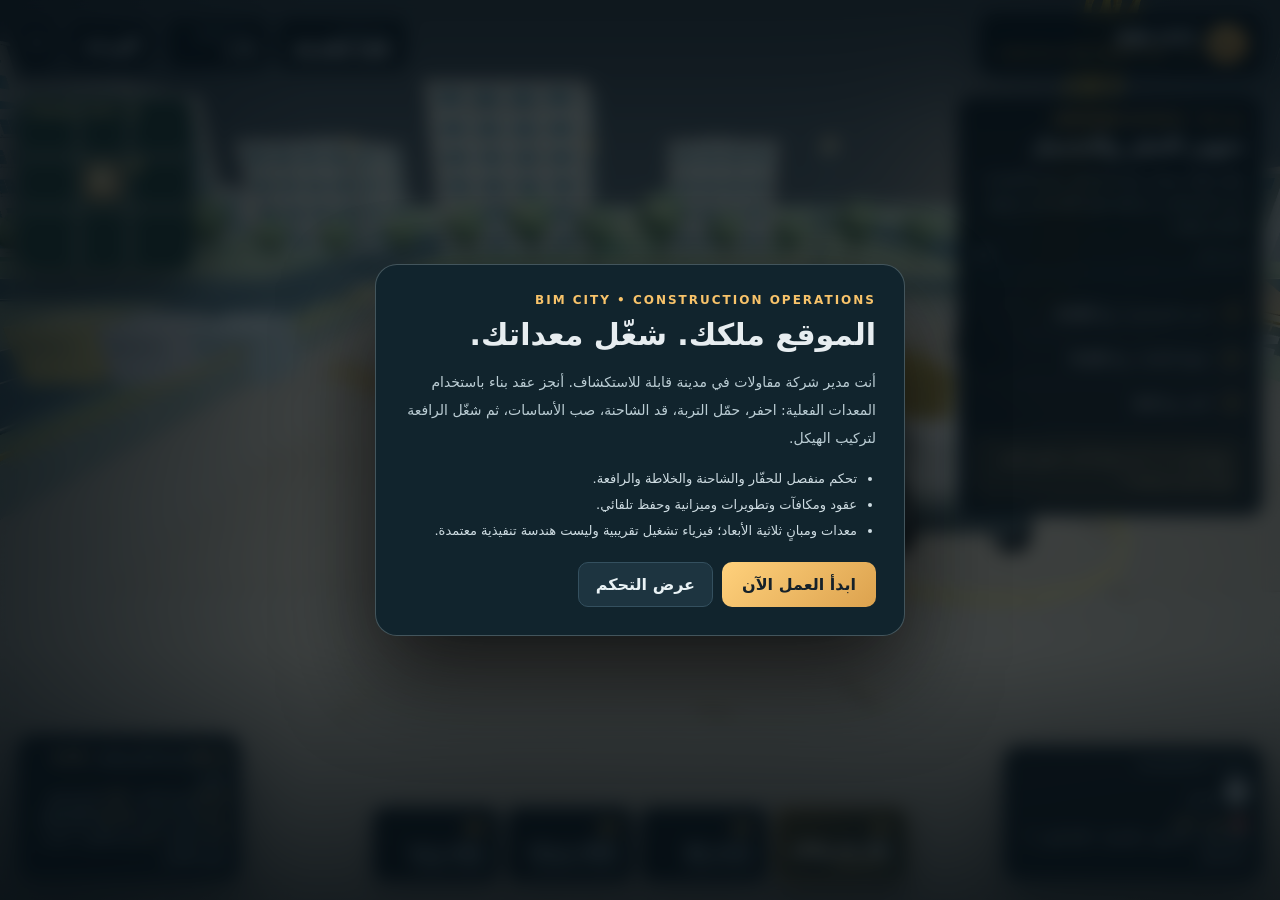
<file: arcade-forge-3d/bim-city-graphics-v4-backup.html>
<!doctype html><html lang="ar" dir="rtl"><head><meta charset="utf-8"><meta name="viewport" content="width=device-width,initial-scale=1,viewport-fit=cover"><meta name="theme-color" content="#0c1820"><meta name="description" content="BIM City Construction Operations — محاكاة موقع بناء ثلاثي الأبعاد بمعدات تفاعلية ومهام متسلسلة."><title>BIM CITY · CONSTRUCTION OPERATIONS V4 — ENHANCED GRAPHICS</title>
<style>
:root{color-scheme:dark;--ink:#e7edf0;--soft:#93aab6;--line:rgba(192,220,233,.17);--glow:#f6c469;--panel:rgba(12,23,31,.89);font-family:system-ui,'Segoe UI',Tahoma,sans-serif}
*{box-sizing:border-box}html,body{margin:0;width:100%;height:100%;overflow:hidden;background:#111b1e;color:var(--ink)}button{font:inherit;cursor:pointer}button:focus-visible{outline:2px solid #faca69;outline-offset:2px}#viewport{position:fixed;inset:0;width:100%;height:100%;touch-action:none;display:block}#shade{position:fixed;inset:0;pointer-events:none;background:linear-gradient(90deg,rgba(7,17,25,.50),transparent 24%,transparent 78%,rgba(7,17,25,.12)),linear-gradient(0deg,rgba(4,10,14,.65),transparent 28%,transparent 86%,rgba(4,10,14,.30))}
.topbar{position:fixed;inset:13px 17px auto;display:flex;align-items:center;gap:12px;direction:rtl;z-index:4;pointer-events:none}.topbar>*{pointer-events:auto}.logo{background:rgba(9,20,28,.91);border:1px solid var(--line);padding:11px 16px;border-radius:14px;box-shadow:0 12px 35px #0410196e;display:flex;align-items:center;gap:11px}.mark{display:grid;place-items:center;width:38px;height:38px;background:linear-gradient(140deg,#efc16d,#be8740);clip-path:polygon(50% 0,100% 21%,100% 78%,50% 100%,0 79%,0 21%);color:#141e23;font-weight:1000;font-size:18px}.logo h1{margin:0;font-size:14px;letter-spacing:1.2px;font-weight:950}.logo small{display:block;color:var(--glow);font-size:10px;letter-spacing:1.1px;margin-top:2px;direction:ltr;text-align:right}.top-metrics{display:flex;gap:8px;margin-inline-start:auto}.metric{background:var(--panel);border:1px solid var(--line);border-radius:12px;padding:9px 15px;min-width:103px;backdrop-filter:blur(10px)}.metric small{display:block;color:var(--soft);font-size:10px;margin-bottom:3px}.metric b{font-size:15px;direction:ltr;display:block;text-align:right;font-variant-numeric:tabular-nums}.outline-btn{border:1px solid var(--line);color:var(--ink);background:var(--panel);border-radius:11px;padding:12px 14px;font-weight:800}
#panel{position:fixed;right:17px;top:96px;width:306px;z-index:3;max-height:calc(100vh - 250px);overflow:auto;scrollbar-width:thin}.glass{background:var(--panel);border:1px solid var(--line);border-radius:17px;box-shadow:0 18px 48px #030a0e77;backdrop-filter:blur(14px)}.mission{padding:17px 17px 14px}.kicker{color:var(--glow);font-size:10px;letter-spacing:1px;font-weight:900}.mission h2{font-size:20px;margin:7px 0 10px;line-height:1.3}.mission p{font-size:12px;line-height:1.9;color:#c8d7dc;margin:0 0 12px}.progress-row{display:flex;align-items:center;justify-content:space-between;color:var(--soft);font-size:11px}.bar{height:7px;background:#23323b;border-radius:10px;margin:8px 0 14px;overflow:hidden}.bar>i{display:block;background:linear-gradient(90deg,#d49a44,#f6d794);height:100%;width:0%;border-radius:10px;transition:width .35s}.task{display:flex;align-items:center;gap:9px;padding:9px 0;border-top:1px solid var(--line);font-size:12px}.task i{font-style:normal;color:var(--glow);background:rgba(239,193,109,.12);border-radius:8px;width:26px;height:26px;display:grid;place-items:center}.task strong{font-size:13px;margin-inline-start:auto;direction:ltr}.task small{font-size:11px;color:var(--soft)}.hint{margin-top:11px;padding:11px 12px;background:rgba(239,193,109,.09);border:1px solid rgba(246,196,105,.2);color:#ffe3a9;font-size:12px;line-height:1.7;border-radius:10px}
#minimap{position:fixed;left:18px;top:96px;width:175px;height:175px;background:#12222dcc;border:1px solid var(--line);border-radius:16px;overflow:hidden;z-index:3;box-shadow:0 16px 40px #0008}#minimap canvas{width:100%;height:100%}#minimap strong{position:absolute;left:10px;top:8px;font-size:10px;color:#f4d490;letter-spacing:1px}
#machines{position:fixed;bottom:19px;left:50%;transform:translateX(-50%);display:flex;align-items:stretch;gap:8px;z-index:4;direction:rtl}#machines button{min-width:126px;max-width:155px;padding:10px 13px;border:1px solid var(--line);background:rgba(8,19,26,.89);border-radius:12px;color:#b7c9d1;backdrop-filter:blur(9px);box-shadow:0 7px 24px #07111a66;display:flex;flex-direction:column;text-align:right;gap:3px}#machines button.active{border-color:#edb85e;background:linear-gradient(145deg,rgba(65,56,34,.95),rgba(18,30,34,.95));color:#fff;box-shadow:inset 0 0 0 1px #d6a45633,0 8px 24px #0008}#machines b{font-size:13px}#machines small{font-size:10px;color:#94a6a9}#machines button.active small{color:#f6cc7e}.mach-n{font-size:17px;color:#eaba65;font-family:monospace}
#instrument{position:fixed;bottom:19px;right:17px;min-width:218px;padding:14px;z-index:3}.instrument-label{color:#9db2bb;font-size:10px;letter-spacing:1px}.speed{display:flex;align-items:baseline;gap:7px;margin:3px 0}.speed b{font-size:33px;line-height:1.18;font-variant-numeric:tabular-nums;font-weight:850}.speed span{color:var(--soft);font-size:12px}#fuel{font-size:11px;color:#e6c58b}.controls-line{color:#d2dbe0;font-size:11px;line-height:1.7;max-width:230px}
#controls{position:fixed;bottom:19px;left:17px;width:224px;padding:13px;z-index:3;font-size:11px;color:#ccd9dc;line-height:1.8}#controls b{color:#ffe1a4}#notify{position:fixed;left:50%;top:88px;transform:translateX(-50%) translateY(-9px);z-index:9;background:#122934e8;color:#fce2a8;padding:12px 21px;border:1px solid #eed09269;border-radius:11px;box-shadow:0 10px 50px #0008;opacity:0;pointer-events:none;transition:.24s;max-width:min(560px,90vw);text-align:center;font-size:13px}#notify.show{opacity:1;transform:translateX(-50%) translateY(0)}
.dialog{position:fixed;inset:0;z-index:12;display:flex;align-items:center;justify-content:center;padding:17px;background:rgba(4,12,17,.72);backdrop-filter:blur(9px)}.dialog[hidden]{display:none}.modal{width:min(530px,94vw);background:#11242d;border:1px solid rgba(226,240,242,.24);box-shadow:0 40px 90px #000a;border-radius:22px;padding:28px;max-height:90vh;overflow:auto}.modal .eyebrow{font-size:12px;color:#f8c36a;letter-spacing:2px;font-weight:900}.modal h2{font-size:30px;line-height:1.25;margin:9px 0 12px}.modal p{color:#bbcdd4;font-size:14px;line-height:2}.modal ul{padding-right:19px;font-size:13px;color:#cedce2;line-height:2}.modal-actions{display:flex;gap:9px;flex-wrap:wrap;margin-top:18px}.primary{background:linear-gradient(135deg,#ffd17c,#dca24e);color:#15212a;border:0;border-radius:10px;padding:12px 20px;font-weight:900;min-width:130px}.secondary{background:#1d3440;color:#e9f2f5;border:1px solid #34505f;border-radius:10px;padding:12px 17px;font-weight:850}.shopline{display:grid;grid-template-columns:1fr auto;gap:12px;align-items:center;padding:13px 0;border-bottom:1px solid var(--line)}.shopline small{display:block;color:#9cb5be;font-size:12px;line-height:1.6}.shopline button{padding:9px 14px;border:1px solid #cfb681;border-radius:10px;background:#29331f;color:#f9e4a8;font-weight:800}.shopline button:disabled{opacity:.35;cursor:not-allowed}
#touch{display:none;position:fixed;inset:auto 0 8px;height:204px;z-index:6;pointer-events:none}#touch button{pointer-events:auto;touch-action:none;user-select:none;-webkit-user-select:none;background:#142a35d9;border:1px solid #b2d3df56;border-radius:12px;color:#fff;font-size:17px;font-weight:bold;min-width:48px;min-height:48px;box-shadow:0 5px 15px #06101799}.pad{position:absolute;left:12px;bottom:26px;display:grid;grid-template-columns:repeat(3,51px);gap:3px;direction:ltr}.pad button:nth-child(1){grid-column:2}.pad button:nth-child(2){grid-column:1}.pad button:nth-child(3){grid-column:2}.pad button:nth-child(4){grid-column:3}.actions{position:absolute;right:12px;bottom:22px;display:grid;grid-template-columns:repeat(3,53px);gap:5px;direction:ltr}.actions button{font-size:11px!important;min-height:52px!important}.actions .work{grid-column:span 3;background:#bd8a3edf!important;color:#121d24!important}.actions small{font-size:9px;color:#d0e0e4}#crosshair{position:fixed;left:50%;top:50%;width:12px;height:12px;border:1px solid rgba(255,245,210,.38);border-radius:50%;transform:translate(-50%,-50%);pointer-events:none;z-index:2}
@media(max-width:980px){#controls{display:none}.top-metrics .metric:nth-child(2){display:none}#instrument{bottom:86px;left:13px;right:auto;min-width:130px;padding:9px 12px}#instrument .speed b{font-size:23px}#machines{bottom:8px}#machines button{min-width:98px;padding:7px 9px}#minimap{top:87px;width:118px;height:118px;left:10px}}
@media(max-width:670px){.topbar{inset:7px 8px auto;gap:5px}.logo{padding:7px 10px;gap:6px}.mark{height:28px;width:28px;font-size:13px}.logo h1{font-size:11px}.logo small{font-size:8px}.top-metrics{gap:3px}.metric{min-width:67px;padding:6px 7px;border-radius:9px}.metric b{font-size:12px}.metric small{font-size:8px}.outline-btn{padding:8px 9px;font-size:11px}#panel{right:7px;top:68px;width:min(60vw,258px);max-height:215px;overflow:hidden}.mission{padding:9px}.mission h2{font-size:15px;margin:4px 0}.mission p{font-size:10px;line-height:1.5;margin:0 0 4px}.mission .task:nth-of-type(n+3){display:none}.mission .hint{font-size:10px;padding:5px;margin-top:4px}.mission .bar{margin:3px 0 5px}.mission .task{padding:3px 0;font-size:10px}.mission .task i{width:19px;height:19px}#minimap{left:6px;top:68px;width:100px;height:100px}#instrument{left:7px;bottom:181px;min-width:100px;padding:7px}#instrument .controls-line,#instrument #fuel{display:none}#machines{bottom:6px;left:50%;width:98%;justify-content:center;gap:3px}#machines button{min-width:0;flex:1;max-width:94px;padding:5px;font-size:10px;border-radius:8px;text-align:center;align-items:center}#machines small{font-size:8px}#machines b{font-size:10px}.mach-n{font-size:13px}#touch{display:block}.pad{bottom:64px;left:6px;grid-template-columns:repeat(3,41px);gap:2px}.pad button{min-width:40px;min-height:40px;border-radius:9px}.actions{bottom:64px;right:6px;grid-template-columns:repeat(3,42px);gap:2px}.actions button{min-width:42px;min-height:41px!important;padding:2px;border-radius:9px;font-size:9px!important}.actions .work{min-height:38px!important}#notify{top:60px;font-size:11px}.modal{padding:18px}.modal h2{font-size:23px}}
</style></head><body>
<canvas id="viewport" aria-label="عالم موقع البناء ثلاثي الأبعاد"></canvas><div id="shade"></div><div id="crosshair"></div>
<header class="topbar"><div class="logo"><div class="mark">BC</div><div><h1>BIM CITY</h1><small>CONSTRUCTION OPERATIONS · V4</small></div></div><div class="top-metrics"><div class="metric"><small>رصيد الشركة</small><b id="wallet">45,000 SAR</b></div><div class="metric"><small>سمعة المقاول</small><b id="rep">★ 0</b></div></div><button id="shopBtn" class="outline-btn">الورشة</button><button id="helpBtn" class="outline-btn">؟</button></header>
<aside id="panel"><div class="mission glass"><div class="kicker" id="contractLabel">عقد 01 · DEVELOPMENT ZONE</div><h2 id="missionTitle">الحفر والتحميل</h2><p id="missionDesc">قم بتشغيل الحفّار واملأ الشاحنة بالتربة.</p><div class="progress-row"><span>إنجاز العقد</span><b id="percentage">0%</b></div><div class="bar"><i id="stageFill"></i></div><div id="tasks"></div><div class="hint" id="hint">شغّل الحفّار وابدأ الحفر.</div></div></aside>
<div id="minimap"><canvas width="230" height="230" id="map"></canvas><strong>PROJECT MAP · N</strong></div>
<div id="instrument" class="glass"><div class="instrument-label" id="instrumentName">EXCAVATOR • E-01</div><div class="speed"><b id="speed">0</b><span id="speedUnit">km/h</span></div><div id="fuel">⛽ الوقود: <span id="fuelPct">98</span>%</div><div class="controls-line" id="dynamicControls"></div></div>
<div id="machines"><button id="btnExc" data-machine="excavator"><span class="mach-n">01</span><b>حفّار هيدروليكي</b><small>EXCAVATOR</small></button><button id="btnTruck" data-machine="truck"><span class="mach-n">02</span><b>شاحنة نقل</b><small>DUMP TRUCK</small></button><button id="btnMixer" data-machine="mixer"><span class="mach-n">03</span><b>خلاطة خرسانة</b><small>CONCRETE MIXER</small></button><button id="btnCrane" data-machine="crane"><span class="mach-n">04</span><b>رافعة برجية</b><small>TOWER CRANE</small></button></div>
<div id="controls" class="glass"><b>W / S</b> الحركة للأمام والخلف · <b>A / D</b> التوجيه<br><b>Q / E</b> دوران المعدة · <b>I / K</b> رفع وخفض<br><b>J / L</b> امتداد الذراع · <b>U / O</b> الدلو/الخطاف<br><b>F</b> تنفيذ العمل · <b>C</b> تبديل الكاميرا · اسحب لتدوير الكاميرا</div>
<div id="notify" role="status" aria-live="polite"></div>
<div id="touch"><div class="pad"><button data-key="w">▲</button><button data-key="a">◀</button><button data-key="s">▼</button><button data-key="d">▶</button></div><div class="actions"><button data-key="q">↶</button><button data-key="i">↑</button><button data-key="e">↷</button><button data-key="j">−</button><button data-key="k">↓</button><button data-key="l">+</button><button data-key="u">U</button><button data-key="o">O</button><button data-key="c">CAM</button><button class="work" data-key="f">تنفيذ / حفر / تفريغ</button></div></div>
<div id="welcome" class="dialog"><div class="modal"><div class="eyebrow">BIM CITY • CONSTRUCTION OPERATIONS</div><h2>الموقع ملكك. شغّل معداتك.</h2><p>أنت مدير شركة مقاولات في مدينة قابلة للاستكشاف. أنجز عقد بناء باستخدام المعدات الفعلية: احفر، حمّل التربة، قد الشاحنة، صب الأساسات، ثم شغّل الرافعة لتركيب الهيكل.</p><ul><li>تحكم منفصل للحفّار والشاحنة والخلاطة والرافعة.</li><li>عقود ومكافآت وتطويرات وميزانية وحفظ تلقائي.</li><li>معدات ومبانٍ ثلاثية الأبعاد؛ فيزياء تشغيل تقريبية وليست هندسة تنفيذية معتمدة.</li></ul><div class="modal-actions"><button class="primary" id="startBtn">ابدأ العمل الآن</button><button class="secondary" id="settingsBtn">عرض التحكم</button></div></div></div>
<div id="help" class="dialog" hidden><div class="modal"><div class="eyebrow">OPERATIONS MANUAL</div><h2>كتيّب التشغيل</h2><p><b>القيادة:</b> W/S للتحريك، A/D للدوران، C لتغيير الكاميرا، واسحب المشهد لدوران الكاميرا.</p><p><b>الحفّار:</b> Q/E دوران الكابينة، I/K رفع وخفض الذراع، J/L إطالة وتقريب، U/O إمالة الدلو، F للحفر داخل المنطقة الترابية والتفريغ فوق صندوق الشاحنة.</p><p><b>الشاحنة:</b> قدها إلى منطقة التفريغ الصفراء وتوقف، ثم اضغط F. <b>الخلاطة:</b> اذهب إلى الأساسات وتوقف واضغط F لبدء الصب.</p><p><b>الرافعة:</b> Q/E للدوران، J/L لتحريك العربة، I/K لرفع وخفض الخطاف، F لالتقاط القطعة وإفلاتها في المكان المخصص.</p><p>على الجوال ستجد أزرارًا مخصصة للحركة وتشغيل المعدات.</p><div class="modal-actions"><button class="secondary" id="qualityBtn">جودة الرسومات: متوازن</button><button class="primary" id="closeHelp">متابعة اللعب</button></div></div></div>
<div id="shop" class="dialog" hidden><div class="modal"><div class="eyebrow">EQUIPMENT WORKSHOP</div><h2>ورشة تطوير الأسطول</h2><p>اشترِ تطويرات للمحركات والذراع الهيدروليكي وسعة دلو الحفر. تبقى التطويرات محفوظة على هذا الجهاز.</p><div id="shopList"></div><div class="modal-actions"><button class="secondary" id="closeShop">العودة للموقع</button></div></div></div>
<div id="win" class="dialog" hidden><div class="modal"><div class="eyebrow">CONTRACT COMPLETED</div><h2>تم تسليم المشروع بنجاح</h2><p id="winDetails"></p><div class="modal-actions"><button class="primary" id="nextContract">ابدأ عقدًا جديدًا</button><button class="secondary" id="freeRoam">تجول في الموقع</button></div></div></div>
<div id="fallback" class="dialog" hidden><div class="modal"><h2>تعذر تشغيل المحرك ثلاثي الأبعاد</h2><p id="errorText"></p><button class="primary" onclick="location.reload()">إعادة المحاولة</button></div></div>
<script>
// Tiny offline WebGL engine: true perspective 3D, light, depth test and fog.
// Lightweight offline forward renderer with physically-inspired lighting and atmospheric sky.
const VERT=`attribute vec3 aPos;attribute vec3 aNor;attribute vec3 aCol;uniform mat4 uVP;uniform vec3 uCam;varying vec3 vCol;varying vec3 vNormal;varying vec3 vView;varying vec3 vWorld;varying float vFog;varying float vHeight;void main(){gl_Position=uVP*vec4(aPos,1.);vCol=aCol;vNormal=aNor;vView=uCam-aPos;vWorld=aPos;vFog=length(vView);vHeight=aPos.y;}`;
const FRAG=`precision highp float;
uniform vec3 uFogColor;uniform float uFogStart;uniform float uFogEnd;
varying vec3 vCol;varying vec3 vNormal;varying vec3 vView;varying vec3 vWorld;varying float vFog;varying float vHeight;
float hash3(vec3 p){p=fract(p*.1031);p+=dot(p,p.yzx+33.33);return fract((p.x+p.y)*p.z);}
float noise(vec3 p){vec3 i=floor(p),f=fract(p);f=f*f*(3.-2.*f);return mix(mix(mix(hash3(i),hash3(i+vec3(1,0,0)),f.x),mix(hash3(i+vec3(0,1,0)),hash3(i+vec3(1,1,0)),f.x),f.y),mix(mix(hash3(i+vec3(0,0,1)),hash3(i+vec3(1,0,1)),f.x),mix(hash3(i+vec3(0,1,1)),hash3(i+vec3(1,1,1)),f.x),f.y),f.z);}
void main(){
  vec3 normal=normalize(vNormal);vec3 sun=normalize(vec3(.51,.78,.36));vec3 eye=normalize(vView);
  float fine=noise(vWorld*10.4),broad=noise(vWorld*.27);float lit=max(dot(normal,sun),0.);
  vec3 base=pow(max(vCol,vec3(.001)),vec3(2.0));
  float steel=clamp((vCol.b-vCol.r)*2.+.3,0.,1.);
  float earth=clamp((vCol.r-vCol.b)*1.8,0.,1.);
  float variation=mix(.91,1.08,broad)*mix(.93,1.07,fine);
  base*=mix(variation,1.,steel*.6);
  float occlusion=mix(.50,.88,smoothstep(-.5,.9,normal.y));
  vec3 ambient=vec3(.51,.59,.66)*(.45+.38*occlusion);
  vec3 keylight=vec3(1.24,1.12,.96)*lit*1.15;
  vec3 bounce=vec3(.22,.20,.15)*max(-dot(normal,sun),0.);
  vec3 shaded=base*(ambient+keylight+bounce);
  vec3 halfVec=normalize(sun+eye);float gloss=pow(max(dot(normal,halfVec),0.),mix(32.,105.,steel));
  shaded+=vec3(1.04,.97,.86)*gloss*(.065+steel*.26)*lit;
  float haze=clamp((vFog-uFogStart)/max(1.,uFogEnd-uFogStart),0.,1.);
  haze=haze*haze*(3.-2.*haze);
  shaded=mix(shaded,pow(uFogColor,vec3(2.0)),haze*.94);
  vec3 tone=(shaded*(2.51*shaded+.03))/(shaded*(2.43*shaded+.59)+.14);
  gl_FragColor=vec4(pow(clamp(tone,0.,1.),vec3(1./2.2)),1.);
}`;
const SKY_VERT=`attribute vec2 aXY;varying vec2 vUV;void main(){vUV=aXY*.5+.5;gl_Position=vec4(aXY,1.,1.);}`;
const SKY_FRAG=`precision mediump float;varying vec2 vUV;uniform vec3 uSkyTop;uniform vec3 uSkyLow;uniform float uSpace;void main(){float h=smoothstep(0.,1.,vUV.y);vec3 top=uSkyTop;vec3 low=uSkyLow;vec3 col=mix(low,top,pow(h,.66));float haze=exp(-pow((vUV.y-.29)*8.,2.))*.09;col+=vec3(.72,.79,.94)*haze*(1.-uSpace);vec2 sun=(vUV-vec2(.79,.76))*vec2(1.6,1.);float glow=exp(-dot(sun,sun)*48.)*.23*(1.-uSpace);col+=vec3(1.,.71,.46)*glow;float n=fract(sin(dot(floor(vUV*vec2(650.,370.)),vec2(12.9898,78.233)))*43758.5453);float star=step(.998,n)*smoothstep(.18,.6,vUV.y)*uSpace;col+=vec3(.7,.88,1.)*star;gl_FragColor=vec4(col,1.);}`;
const rgb=col=>{if(Array.isArray(col))return col;let h=col.replace('#','');if(h.length===3)h=[...h].map(x=>x+x).join('');return [parseInt(h.slice(0,2),16)/255,parseInt(h.slice(2,4),16)/255,parseInt(h.slice(4,6),16)/255];};
const scale=(c,f)=>c.map(x=>Math.max(0,Math.min(1,x*f)));
const add=(a,b)=>[a[0]+b[0],a[1]+b[1],a[2]+b[2]];
const sub=(a,b)=>[a[0]-b[0],a[1]-b[1],a[2]-b[2]];
const cross=(a,b)=>[a[1]*b[2]-a[2]*b[1],a[2]*b[0]-a[0]*b[2],a[0]*b[1]-a[1]*b[0]];
const norm=a=>{let l=Math.hypot(...a)||1;return a.map(x=>x/l)};
const ident=()=>new Float32Array([1,0,0,0, 0,1,0,0, 0,0,1,0, 0,0,0,1]);
function perspective(fov,aspect,near,far){const f=1/Math.tan(fov/2),out=ident();out[0]=f/aspect;out[5]=f;out[10]=(far+near)/(near-far);out[11]=-1;out[14]=2*far*near/(near-far);out[15]=0;return out;}
function lookAt(eye,target,up=[0,1,0]){const z=norm(sub(eye,target)),x=norm(cross(up,z)),y=cross(z,x);return new Float32Array([x[0],y[0],z[0],0,x[1],y[1],z[1],0,x[2],y[2],z[2],0,-(x[0]*eye[0]+x[1]*eye[1]+x[2]*eye[2]),-(y[0]*eye[0]+y[1]*eye[1]+y[2]*eye[2]),-(z[0]*eye[0]+z[1]*eye[1]+z[2]*eye[2]),1]);}
function mul(a,b){const o=new Float32Array(16);for(let c=0;c<4;c++)for(let r=0;r<4;r++){o[c*4+r]=0;for(let k=0;k<4;k++)o[c*4+r]+=a[k*4+r]*b[c*4+k]}return o}
const memo={};
class WorldRenderer {
  constructor(canvas){this.canvas=canvas;const gl=canvas.getContext('webgl',{antialias:true,alpha:false,preserveDrawingBuffer:false})||canvas.getContext('experimental-webgl');if(!gl)throw Error('WebGL غير متاح في هذا المتصفح. فعّل تسريع الرسومات وحاول مجددًا.');this.gl=gl;const shader=(type,src)=>{let s=gl.createShader(type);gl.shaderSource(s,src);gl.compileShader(s);if(!gl.getShaderParameter(s,gl.COMPILE_STATUS))throw Error(gl.getShaderInfoLog(s));return s};let p=gl.createProgram();gl.attachShader(p,shader(gl.VERTEX_SHADER,VERT));gl.attachShader(p,shader(gl.FRAGMENT_SHADER,FRAG));gl.linkProgram(p);if(!gl.getProgramParameter(p,gl.LINK_STATUS))throw Error(gl.getProgramInfoLog(p));gl.useProgram(p);this.p=p;this.a={pos:gl.getAttribLocation(p,'aPos'),nor:gl.getAttribLocation(p,'aNor'),col:gl.getAttribLocation(p,'aCol')};this.u={vp:gl.getUniformLocation(p,'uVP'),cam:gl.getUniformLocation(p,'uCam'),fog:gl.getUniformLocation(p,'uFogColor'),start:gl.getUniformLocation(p,'uFogStart'),end:gl.getUniformLocation(p,'uFogEnd')};this.buf=gl.createBuffer();this.arr=[];this.eye=[0,8,14];gl.enable(gl.DEPTH_TEST);gl.depthFunc(gl.LEQUAL);
    const skyProgram=gl.createProgram();gl.attachShader(skyProgram,shader(gl.VERTEX_SHADER,SKY_VERT));gl.attachShader(skyProgram,shader(gl.FRAGMENT_SHADER,SKY_FRAG));gl.linkProgram(skyProgram);if(!gl.getProgramParameter(skyProgram,gl.LINK_STATUS))throw Error(gl.getProgramInfoLog(skyProgram));this.skyProgram=skyProgram;this.skyBuf=gl.createBuffer();gl.bindBuffer(gl.ARRAY_BUFFER,this.skyBuf);gl.bufferData(gl.ARRAY_BUFFER,new Float32Array([-1,-1,3,-1,-1,3]),gl.STATIC_DRAW);this.skyLoc={position:gl.getAttribLocation(skyProgram,'aXY'),top:gl.getUniformLocation(skyProgram,'uSkyTop'),low:gl.getUniformLocation(skyProgram,'uSkyLow'),space:gl.getUniformLocation(skyProgram,'uSpace')};}
  clear(color){let c=rgb(color);const gl=this.gl;gl.viewport(0,0,this.canvas.width,this.canvas.height);gl.clearColor(...c,1);gl.clear(gl.COLOR_BUFFER_BIT|gl.DEPTH_BUFFER_BIT);gl.disable(gl.DEPTH_TEST);gl.useProgram(this.skyProgram);gl.uniform3fv(this.skyLoc.low,c.map(v=>Math.min(.9,v*1.78+.05)));gl.uniform3fv(this.skyLoc.top,c.map(v=>v*.47));gl.uniform1f(this.skyLoc.space,(c[0]<.07&&c[1]<.12)?1:0);gl.bindBuffer(gl.ARRAY_BUFFER,this.skyBuf);gl.enableVertexAttribArray(this.skyLoc.position);gl.vertexAttribPointer(this.skyLoc.position,2,gl.FLOAT,false,0,0);gl.drawArrays(gl.TRIANGLES,0,3);gl.disableVertexAttribArray(this.skyLoc.position);gl.enable(gl.DEPTH_TEST);gl.useProgram(this.p);this.arr=[];}
  vertex(p,n,c){this.arr.push(...p,...n,...c);}
  triangle(a,b,c,color){let n=norm(cross(sub(b,a),sub(c,a))),co=rgb(color);this.vertex(a,n,co);this.vertex(b,n,co);this.vertex(c,n,co);}
  quad(a,b,c,d,color){this.triangle(a,b,c,color);this.triangle(a,c,d,color)}
  box(x,y,z,w,h,d,color,yaw=0){let c=rgb(color),hw=w/2,hd=d/2,hh=h/2,co=Math.cos(yaw),si=Math.sin(yaw);let pt=(dx,dy,dz)=>[x+dx*co+dz*si,y+dy,z-dx*si+dz*co];const A=pt(-hw,-hh,-hd),B=pt(hw,-hh,-hd),C=pt(hw,hh,-hd),D=pt(-hw,hh,-hd),E=pt(-hw,-hh,hd),F=pt(hw,-hh,hd),G=pt(hw,hh,hd),H=pt(-hw,hh,hd);this.quad(A,D,C,B,scale(c,.75));this.quad(E,F,G,H,c);this.quad(A,E,H,D,scale(c,.8));this.quad(B,C,G,F,scale(c,.94));this.quad(D,H,G,C,scale(c,1.15));this.quad(A,B,F,E,scale(c,.55));}
  plane(x,y,z,w,d,color){let c=rgb(color),a=[x-w/2,y,z-d/2],b=[x+w/2,y,z-d/2],cc=[x+w/2,y,z+d/2],dd=[x-w/2,y,z+d/2];this.quad(a,dd,cc,b,c);}
  pyramid(x,y,z,w,h,d,color,yaw=0){let c=rgb(color),co=Math.cos(yaw),si=Math.sin(yaw),pt=(a,b)=>[x+a*co+b*si,y,z-a*si+b*co],a=pt(-w/2,-d/2),b=pt(w/2,-d/2),e=pt(w/2,d/2),f=pt(-w/2,d/2),peak=[x,y+h,z];this.quad(a,b,e,f,scale(c,.7));this.triangle(a,peak,b,scale(c,.84));this.triangle(b,peak,e,c);this.triangle(e,peak,f,scale(c,1.12));this.triangle(f,peak,a,scale(c,.85));}
  cylinder(x,y,z,top,bot,h,color,segments=9){const c=rgb(color);for(let i=0;i<segments;i++){let a=i*2*Math.PI/segments,b=(i+1)*2*Math.PI/segments;const a1=[x+bot*Math.cos(a),y-h/2,z+bot*Math.sin(a)],b1=[x+bot*Math.cos(b),y-h/2,z+bot*Math.sin(b)],a2=[x+top*Math.cos(a),y+h/2,z+top*Math.sin(a)],b2=[x+top*Math.cos(b),y+h/2,z+top*Math.sin(b)];this.quad(a1,b1,b2,a2,scale(c,.9+.12*Math.cos(a)));this.triangle([x,y+h/2,z],a2,b2,scale(c,1.1));this.triangle([x,y-h/2,z],b1,a1,scale(c,.67));}}
  sphere(x,y,z,r,color,s=10,t=6){let c=rgb(color);for(let j=0;j<t;j++){let a=-Math.PI/2+Math.PI*j/t,b=-Math.PI/2+Math.PI*(j+1)/t;for(let i=0;i<s;i++){let u=i*2*Math.PI/s,v=(i+1)*2*Math.PI/s,p=(h,l)=>[x+r*Math.cos(h)*Math.cos(l),y+r*Math.sin(h),z+r*Math.cos(h)*Math.sin(l)];this.quad(p(a,u),p(a,v),p(b,v),p(b,u),scale(c,.84+.18*Math.sin(i*2+j*4)));}}}
  beam(x,y,z,x2,y2,z2,r,color){const a=[x,y,z],b=[x2,y2,z2],v=norm(sub(b,a)),up=Math.abs(v[1])>.92?[1,0,0]:[0,1,0],u=norm(cross(v,up)),w=norm(cross(v,u));let pts=(p,s,t)=>add(add(p,u.map(e=>e*s*r)),w.map(e=>e*t*r)),p1=pts(a,-1,-1),p2=pts(a,1,-1),p3=pts(a,1,1),p4=pts(a,-1,1),q1=pts(b,-1,-1),q2=pts(b,1,-1),q3=pts(b,1,1),q4=pts(b,-1,1);this.quad(p1,p2,q2,q1,color);this.quad(p2,p3,q3,q2,color);this.quad(p3,p4,q4,q3,color);this.quad(p4,p1,q1,q4,color);this.quad(p4,p3,p2,p1,color);this.quad(q1,q2,q3,q4,color);}
  disc(x,y,z,r,color,segments=20){const c=rgb(color);for(let i=0;i<segments;i++){let a=i*2*Math.PI/segments,b=(i+1)*2*Math.PI/segments;this.triangle([x,y,z],[x+Math.cos(b)*r,y,z+Math.sin(b)*r],[x+Math.cos(a)*r,y,z+Math.sin(a)*r],c);}}

  smoothEllipsoid(x,y,z,rx,ry,rz,color,segments=18,rings=10,yaw=0){
    const col=rgb(color),cy=Math.cos(yaw),sy=Math.sin(yaw);
    const v=(phi,theta)=>{const xx=Math.cos(phi)*Math.cos(theta),yy=Math.sin(phi),zz=Math.cos(phi)*Math.sin(theta);
      return {p:[x+(xx*rx)*cy+(zz*rz)*sy,y+yy*ry,z-(xx*rx)*sy+(zz*rz)*cy],n:norm([(xx/rx)*cy+(zz/rz)*sy,yy/ry,-(xx/rx)*sy+(zz/rz)*cy])};};
    for(let a=0;a<rings;a++){let lo=-Math.PI/2+a*Math.PI/rings,hi=-Math.PI/2+(a+1)*Math.PI/rings;
      for(let b=0;b<segments;b++){let t=b*2*Math.PI/segments,u=(b+1)*2*Math.PI/segments;
        const A=v(lo,t),B=v(lo,u),C=v(hi,u),D=v(hi,t);
        for(const q of [[A,B,C],[A,C,D]])for(const w of q)this.vertex(w.p,w.n,col);
      }
    }
  }
  tube3(points,radius,color,segments=12){
    const col=rgb(color);
    for(let i=0;i<points.length-1;i++){
      const a=points[i],b=points[i+1],axis=norm(sub(b,a));let ref=Math.abs(axis[1])>.9?[1,0,0]:[0,1,0];let u=norm(cross(axis,ref)),v=norm(cross(axis,u));
      const ring=(p,t)=>{let n=add(u.map(x=>x*Math.cos(t)),v.map(x=>x*Math.sin(t)));return {p:add(p,n.map(x=>x*radius)),n};};
      for(let j=0;j<segments;j++){let t=j*Math.PI*2/segments,t2=(j+1)*Math.PI*2/segments,A=ring(a,t),B=ring(a,t2),C=ring(b,t2),D=ring(b,t);
        for(let Q of [[A,C,B],[A,D,C]])for(let q of Q)this.vertex(q.p,q.n,col);
      }
    }
  }
  axialWheel(cx,cy,cz,yaw,r,w){
    const col=rgb('#22272a'),side=rgb('#35383b'),rim=rgb('#a7abb0');
    const ax=[Math.cos(yaw),0,Math.sin(yaw)],tang=[-Math.sin(yaw),0,Math.cos(yaw)];
    const point=(x,t,rad)=>[cx+ax[0]*x+tang[0]*rad*Math.cos(t),cy+rad*Math.sin(t),cz+ax[2]*x+tang[2]*rad*Math.cos(t)];
    const path=[[-w*.5,r*.71],[-w*.46,r*.91],[-w*.35,r],[w*.35,r],[w*.46,r*.91],[w*.5,r*.71]];
    for(let k=0;k<path.length-1;k++)for(let j=0;j<24;j++){
      const a=j*Math.PI/12,b=(j+1)*Math.PI/12,
        A=point(path[k][0],a,path[k][1]),B=point(path[k][0],b,path[k][1]),C=point(path[k+1][0],b,path[k+1][1]),D=point(path[k+1][0],a,path[k+1][1]);
      const n=norm([tang[0]*Math.cos((a+b)/2),Math.sin((a+b)/2),tang[2]*Math.cos((a+b)/2)]);
      for(let q of [A,B,C,A,C,D])this.vertex(q,n,k===2?col:side);
    }
    for(let sign of [-1,1]){
      const x=sign*w*.515;
      for(let j=0;j<24;j++){
        const a=j*Math.PI/12,b=(j+1)*Math.PI/12,n=ax.map(k=>k*sign),ring=point(x,a,r*.63),ring2=point(x,b,r*.63),inner=point(x,a,r*.37),inner2=point(x,b,r*.37);
        for(let q of [ring,ring2,inner2,ring,inner2,inner])this.vertex(q,n,rim);
      }
      for(let k=0;k<6;k++){const a=k*Math.PI/3;
        const pos=point(x+sign*.03,a,r*.51);this.smoothEllipsoid(...pos,.07,.07,.07,'#494e53',8,5);
      }
    }
    // tread blocks wrap the tyre circumference and follow its actual rolling axle.
    for(let j=0;j<16;j++){
      const a=(j+.5)*2*Math.PI/16;
      for(let q of [-1,1]){
        const p=point(q*w*.23,a,r*1.02),nn=[tang[0]*Math.cos(a),Math.sin(a),tang[2]*Math.cos(a)];
        this.tube3([p,add(p,nn.map(v=>v*.035))],.08,'#171b1e',5);
      }
    }
  }
  chamferBox(x,y,z,w,h,d,bevel,color,yaw=0){
    // Automotive-grade faceted enclosure: flat roof, bevelled corners, consistent panels.
    const col=rgb(color),a=w/2,b=d/2,c=Math.min(bevel,a*.45,b*.45,h*.20),cs=Math.cos(yaw),sn=Math.sin(yaw);
    const points=(inset,Y)=>{
      let A=a-inset,B=b-inset,R=Math.max(.04,c-inset*.24);
      const xy=[[-A+R,-B],[A-R,-B],[A,-B+R],[A,B-R],[A-R,B],[-A+R,B],[-A,B-R],[-A,-B+R]];
      return xy.map(([px,pz])=>[x+px*cs+pz*sn,Y,z-px*sn+pz*cs]);
    };
    const lo=points(0,y-h/2+c*.4),hi=points(0,y+h/2-c),top=points(c,y+h/2);
    for(let i=0;i<8;i++){const j=(i+1)%8,shade=.91+.07*(i%3);this.quad(lo[i],lo[j],hi[j],hi[i],scale(col,shade));this.quad(hi[i],hi[j],top[j],top[i],scale(col,.93));}
    const mid=[x,y+h/2,z];for(let i=0;i<8;i++)this.triangle(mid,top[i],top[(i+1)%8],scale(col,1.05));
  }
  scoop(x,y,z,yaw){
    // Excavator bucket with visible concave interior, side plates and teeth.
    const body=rgb('#bb833c'),inner=rgb('#665543');let cy=Math.cos(yaw),sy=Math.sin(yaw);
    const p=(a,b,c)=>[x+a*cy+c*sy,y+b,z-a*sy+c*cy];
    for(let j=0;j<9;j++){
      let t=j*Math.PI/8,t2=(j+1)*Math.PI/8;
      const a=p(-.8,-.13+Math.sin(t)*.66,-.48+Math.cos(t)*.86),b=p(.8,-.13+Math.sin(t)*.66,-.48+Math.cos(t)*.86),
        c=p(.8,-.13+Math.sin(t2)*.66,-.48+Math.cos(t2)*.86),d=p(-.8,-.13+Math.sin(t2)*.66,-.48+Math.cos(t2)*.86);
      this.quad(a,b,c,d,body);const A=p(-.65,-.09+Math.sin(t)*.50,-.48+Math.cos(t)*.72),B=p(.65,-.09+Math.sin(t)*.50,-.48+Math.cos(t)*.72),C=p(.65,-.09+Math.sin(t2)*.50,-.48+Math.cos(t2)*.72),D=p(-.65,-.09+Math.sin(t2)*.50,-.48+Math.cos(t2)*.72);this.quad(A,D,C,B,inner);
    }
    for(let side of [-1,1]){this.triangle(p(side*.82,-.13,.4),p(side*.82,.52,-.48),p(side*.82,-.13,-1.3),'#976a39');}
    for(let k=-2;k<=2;k++){const t=p(k*.31,-.24,-1.38);this.tube3([t,p(k*.31,-.35,-1.82)],.09,'#585b56',7)}
  }
  runway(x,z,length=140){this.box(x,.02,z,27,.10,length,'#37404b');this.box(x-13.3,.12,z,.25,.02,length,'#f7f5dc');this.box(x+13.3,.12,z,.25,.02,length,'#f7f5dc');for(let k=-Math.floor(length/18);k<=Math.floor(length/18);k++)this.box(x,.15,z+k*9,0.9,.02,4.2,'#f5f1da');}
  ring(x,y,z,r,color,axis='z'){let n=12;for(let i=0;i<n;i++){let a=i*Math.PI*2/n,b=(i+1)*Math.PI*2/n,pt=(t)=>axis==='z'?[x+Math.cos(t)*r,y+Math.sin(t)*r,z]:[x,y+Math.sin(t)*r,z+Math.cos(t)*r];let p=pt(a),q=pt(b);this.beam(...p,...q,.3,color)}}
  draw(eye,target,opts={}){const gl=this.gl;this.eye=eye;let f=rgb(opts.fog||'#a7c0d5');const fov=(opts.fov||69)*Math.PI/180,p=perspective(fov,this.canvas.width/this.canvas.height,.12,opts.far||2200),v=lookAt(eye,target);gl.uniformMatrix4fv(this.u.vp,false,mul(p,v));gl.uniform3fv(this.u.cam,eye);gl.uniform3fv(this.u.fog,f);gl.uniform1f(this.u.start,opts.fogStart??100);gl.uniform1f(this.u.end,opts.fogEnd??330);const buffer=new Float32Array(this.arr);gl.bindBuffer(gl.ARRAY_BUFFER,this.buf);gl.bufferData(gl.ARRAY_BUFFER,buffer,gl.DYNAMIC_DRAW);for(let i=0;i<3;i++){let loc=Object.values(this.a)[i];gl.enableVertexAttribArray(loc);gl.vertexAttribPointer(loc,3,gl.FLOAT,false,36,i*12)}gl.drawArrays(gl.TRIANGLES,0,buffer.length/9);return buffer.length/9;}
  resize(){const dpr=Math.min(devicePixelRatio||1,1.65),w=Math.max(320,Math.floor(this.canvas.clientWidth*dpr)),h=Math.max(220,Math.floor(this.canvas.clientHeight*dpr));if(this.canvas.width!==w||this.canvas.height!==h){this.canvas.width=w;this.canvas.height=h;}}
}
const hash=(x,z,t=0)=>{let n=Math.sin(x*127.1+z*311.7+t*91.9)*43758.5453;return n-Math.floor(n)};
const clamp=(v,a,b)=>Math.max(a,Math.min(b,v));


// BIM CITY CONSTRUCTION OPERATIONS V4 – enhanced procedural models and gameplay simulation.
// Machine dynamics, contract stages and engineering tolerances are intentionally simplified.
(()=>{'use strict';
const $=id=>document.getElementById(id), clamp=(x,a,b)=>Math.min(b,Math.max(a,x)), dist=(a,b)=>Math.hypot(a.x-b.x,a.z-b.z),near=(x,z,c,r)=>Math.hypot(x-c.x,z-c.z)<r;
const SITE={pit:{x:-9,z:-7},truck:{x:0,z:3.5},dump:{x:48,z:-28},pad:{x:-5,z:-18},supply:{x:22,z:-12},frame:{x:-9,z:-17},crane:{x:13,z:-13}};
const MODES={excavator:{label:'الحفّار الهيدروليكي',en:'EXCAVATOR • E-01',max:3.4,acc:2.2,turn:.75},truck:{label:'شاحنة نقل التربة',en:'DUMP TRUCK • T-02',max:14,acc:4.1,turn:.95},mixer:{label:'خلاطة الخرسانة',en:'CONCRETE MIXER • M-03',max:12,acc:3.6,turn:1.0},crane:{label:'الرافعة البرجية',en:'TOWER CRANE • C-04',max:0,acc:0,turn:0}};
const JOBS=[
 {name:'تجهيز الحفر والتحميل',desc:'شغّل الحفّار بنفسك. وجّه الذراع إلى حفرة الأساسات، أنزل الدلو واحفر، ثم ارفعه ودوّر الكابينة إلى صندوق الشاحنة وفرّغه.',target:8,unit:'م³',reward:6200},
 {name:'نقل التربة إلى المردم',desc:'انطلق بالشاحنة المحمّلة إلى منطقة التفريغ الصفراء شرق المدينة، توقف داخل المنطقة واضغط F لتفريغ الحمولة.',target:8,unit:'م³',reward:11500},
 {name:'نقل وصب الخرسانة',desc:'قد خلاطة الخرسانة إلى أساس المبنى عند العلامة الخضراء. توقف بالقرب منها واضغط F لصب الخرسانة، ولا تتحرك حتى يكتمل الصب.',target:10,unit:'م³',reward:14500},
 {name:'تركيب الكمرات بالرافعة',desc:'شغّل الرافعة البرجية، وحرّك الخطاف فوق مخزن القطع. أنزله لالتقاط الكمرة ثم انقلها فوق موضع التركيب المحدد وأنزلها بعناية.',target:2,unit:'كمرة',reward:22000}
];
const SAVE='bim-city-construction-operations-v3';
const defaults=()=>({contract:1,phase:0,cash:45000,rep:0,earned:0,upgrades:{hydraulics:0,capacity:0,motor:0},excavated:0,truckLoad:0,bucket:0,delivered:0,poured:0,placed:0,carry:false,remainingConcrete:10,safety:100,completed:0});
let data=defaults();try{const stored=JSON.parse(localStorage.getItem(SAVE)||'null');if(stored&&Number.isFinite(stored.cash))data={...defaults(),...stored,upgrades:{...defaults().upgrades,...stored.upgrades}}}catch{}
const machines={
 excavator:{x:-9,z:3.2,yaw:0,speed:0,fuel:98,swing:0,boom:.14,stick:.94,curl:.12},
 truck:{x:0,z:3.5,yaw:0,speed:0,fuel:95,bed:0},
 mixer:{x:14,z:13,yaw:0,speed:0,fuel:92,drum:0},
 crane:{x:SITE.crane.x,z:SITE.crane.z,yaw:1.46,speed:0,fuel:100,trolley:9.4,hook:3.0}
};
let graphicsQuality='balanced';try{graphicsQuality=localStorage.getItem('bim-v4-quality')||'balanced'}catch{}let machine='excavator',view=0,orbit=0,paused=true,started=false,renderer=null,canvas=$('viewport'),frames=0,fps=60,time=0,last=performance.now(),warnAt=0,camPos=[0,16,37],camFocus=[0,2,0],firing=false,workTimer=0,noticeTimer;
const key=new Set(),held=(k)=>key.has(k),soundEnabled=true;
function save(){try{localStorage.setItem(SAVE,JSON.stringify(data))}catch{}}
function alertText(txt,bad=false){const e=$('notify');e.textContent=txt;e.style.borderColor=bad?'#ed756b99':'#eed09269';e.classList.add('show');clearTimeout(noticeTimer);noticeTimer=setTimeout(()=>e.classList.remove('show'),2700)}
let audioCtx;function beep(freq=410,duration=.12){if(!soundEnabled)return;try{audioCtx=audioCtx||new(window.AudioContext||window.webkitAudioContext)();const o=audioCtx.createOscillator(),g=audioCtx.createGain();o.type='sine';o.frequency.setValueAtTime(freq,audioCtx.currentTime);o.frequency.exponentialRampToValueAtTime(freq*.75,audioCtx.currentTime+duration);g.gain.setValueAtTime(.035,audioCtx.currentTime);g.gain.exponentialRampToValueAtTime(.0001,audioCtx.currentTime+duration);o.connect(g).connect(audioCtx.destination);o.start();o.stop(audioCtx.currentTime+duration)}catch{}}
function award(amount){data.cash+=amount;data.earned+=amount;beep(720,.16);save()}
function switchMachine(name){if(!MODES[name])return;if(machine==='mixer'&&name!=='mixer')firing=false;machine=name;orbit=0;const m=machines[name];view=0;cameraFollow(m,true);drawHUD();alertText('تم تشغيل '+MODES[name].label)}
function prog(){if(data.phase>=4)return 2;return data.phase===0?Math.min(8,data.truckLoad):data.phase===1?data.delivered:data.phase===2?data.poured:data.placed}
function stageCompletion(){if(data.phase===0&&data.truckLoad>=8-.01){nextPhase();return}if(data.phase===1&&data.delivered>=8-.01){nextPhase();return}if(data.phase===2&&data.poured>=10-.01){nextPhase();return}if(data.phase===3&&data.placed>=2){award(36000+data.contract*8500);data.rep+=25;data.completed++;data.phase=4;save();paused=true;key.clear();$('winDetails').textContent=`اكتملت أعمال الحفر والنقل والخرسانة وتركيب الهيكل. مكافأة المشروع ${money(36000+data.contract*8500)} ريال. سمعة المقاول: ${data.rep} نقطة.`;$('win').hidden=false;drawHUD()}}
function nextPhase(){const stage=JOBS[data.phase];award(stage.reward);data.rep+=4;data.phase++;save();beep(920,.20);alertText('تم اعتماد المرحلة. مكافأتك '+money(stage.reward)+' ريال');if(data.phase===1)switchMachine('truck');if(data.phase===2)switchMachine('mixer');if(data.phase===3)switchMachine('crane');drawHUD()}
function money(v){return Math.round(v).toLocaleString('en-US')}
function tip(){const m=machines.excavator;const dir=m.yaw+m.swing,L=4+6*m.stick;return{x:m.x+Math.sin(dir)*L,z:m.z-Math.cos(dir)*L,y:1.08+4.6*m.boom-.65*m.curl}}
function truckBed(){const m=machines.truck;return{x:m.x-Math.sin(m.yaw)*1.6,z:m.z+Math.cos(m.yaw)*1.6}}
function hookPoint(){const m=machines.crane;return{x:m.x+Math.sin(m.yaw)*m.trolley,z:m.z-Math.cos(m.yaw)*m.trolley,y:m.hook}}
function work(){if(paused||!started)return;const m=machines[machine];if(machine==='excavator'){
 const p=tip();if(data.bucket<=0){if(data.phase!==0){alertText('انتهت أعمال الحفر في هذا العقد');return}if(data.excavated>=8){alertText('الحفرة مكتملة؛ وجّه الدلو إلى الشاحنة');return}if(!near(p.x,p.z,SITE.pit,2.6)||p.y>2.2){alertText('ضع طرف الدلو داخل حفرة الحفر وأنزله تحت منسوب 2.2 متر',true);return}data.bucket=Math.min(2+data.upgrades.capacity,8-data.excavated);data.excavated+=data.bucket;data.cash+=360;beep(180,.19);alertText(`تم استخراج ${data.bucket} م³ من التربة. ارفع الذراع ودوّرها فوق الشاحنة.`)}
 else{const b=truckBed();if(machines.truck.speed>1||!near(p.x,p.z,b,4.5)||p.y<2.35){alertText('يجب أن يكون الدلو مرتفعًا فوق صندوق الشاحنة المتوقفة',true);return}const amount=Math.min(8-data.truckLoad,data.bucket);data.truckLoad+=amount;data.bucket-=amount;award(450);alertText('تم تحميل '+amount.toFixed(1)+' م³ في الشاحنة');stageCompletion();}save();drawHUD();return;}
 if(machine==='truck'){if(data.phase!==1){alertText('مهمة الشاحنة الحالية: نقل التربة عند بدء مرحلة النقل');return}if(!near(m.x,m.z,SITE.dump,12)||Math.abs(m.speed)>1.8){alertText('أوقف الشاحنة داخل منطقة تفريغ التربة الصفراء',true);return}if(data.truckLoad<.1){alertText('الصندوق فارغ',true);return}data.delivered+=data.truckLoad;data.truckLoad=0;m.bed=1;beep(240,.25);alertText('تم تفريغ التربة بنجاح');stageCompletion();save();return;}
 if(machine==='mixer'){if(data.phase!==2){alertText('ابدأ مرحلة الخرسانة أولًا');return}if(!near(m.x,m.z,SITE.pad,12)||Math.abs(m.speed)>1.6){alertText('أوقف الخلاطة قرب حدود الأساسات باللون الأخضر',true);return}firing=!firing;alertText(firing?'بدأ ضخ الخرسانة. ابقَ متوقفًا حتى يكتمل الصب.':'توقف ضخ الخرسانة');return;}
 if(machine==='crane'){if(data.phase!==3){alertText('المطلوب أولًا إنهاء المراحل السابقة');return}const h=hookPoint();if(!data.carry){if(!near(h.x,h.z,SITE.supply,3.7)||h.y>5){alertText('ضع خطاف الرافعة فوق منطقة تخزين الكمرات وأنزله تحت 5 أمتار',true);return}data.carry=true;alertText('تم تعليق الكمرة. ارفعها وحرّكها إلى موقع التركيب.');beep(540,.17)}else{if(!near(h.x,h.z,SITE.frame,4.4)||h.y>5.3){alertText('حاذِ الكمرة فوق إطار المبنى ثم أنزل الخطاف إلى أقل من 5.3 متر',true);return}data.carry=false;data.placed++;award(3800);alertText('تم تثبيت الكمرة '+data.placed+'/2');stageCompletion();}save();drawHUD();}
}
function cameraFollow(m,teleport=false){const focus=[m.x,1.6+(machine==='crane'?13:0),m.z];let pos;if(view===2){const heading=m.yaw+orbit;pos=[m.x+Math.sin(heading)*.55,4.0,m.z-Math.cos(heading)*.55];focus[0]=pos[0]+Math.sin(heading)*7;focus[1]=2.7;focus[2]=pos[2]-Math.cos(heading)*7;}else if(view===1){pos=[m.x+Math.sin(orbit+.3)*17,37,m.z+Math.cos(orbit+.3)*17];}else{const heading=m.yaw+orbit;const distance=machine==='crane'?31:20;pos=[m.x-Math.sin(heading)*distance,10+(machine==='crane'?26:0),m.z+Math.cos(heading)*distance];}if(teleport){camPos=pos;camFocus=focus;return}const b=.11;camPos=camPos.map((n,i)=>n+(pos[i]-n)*b);camFocus=camFocus.map((n,i)=>n+(focus[i]-n)*b)}
function collision(x,z,px,pz){
 // East gate passes vehicles; other site fence segments are solid.
 const crossesEast=(px<28.4&&x>=28.4)||(px>29.5&&x<=29.5);
 if(crossesEast&&z>-26&&z<26&&Math.abs(z)>7)return true;
 const crossesWest=(px>-29.4&&x<=-29.4)||(px<-28.3&&x>=-28.3);
 if(crossesWest&&z>-26&&z<26)return true;
 const crossesNorth=(pz<25.5&&z>=25.5)||(pz>26.4&&z<=26.4);
 if(crossesNorth&&x>-29&&x<29)return true;
 const crossesSouth=(pz>-26.4&&z<=-26.4)||(pz<-25.5&&z>=-25.5);
 if(crossesSouth&&x>-29&&x<29)return true;
 // Garages, factory, urban buildings.
 for(let k=0;k<3;k++)if(Math.abs(x-(68+k*18))<10&&Math.abs(z-20)<9)return true;
 if(Math.abs(x-90)<13&&Math.abs(z+38)<12)return true;
 for(let n=0;n<20;n++){
 let side=n%4,xx,zz;
 if(side===0){xx=-110+Math.floor(n/4)*28;zz=-80}
 else if(side===1){xx=-109+Math.floor(n/4)*27;zz=80}
 else if(side===2){xx=-88;zz=-105+Math.floor(n/4)*31}
 else{xx=101;zz=-90+Math.floor(n/4)*34}
 const ww=12+seeded(n+33)*9,dd=12+seeded(n+11)*8;
 if(Math.abs(x-xx)<ww/2+1.3&&Math.abs(z-zz)<dd/2+1.3)return true;
 }
 return false;
}
function update(dt){if(paused)return;time+=dt;const m=machines[machine],conf=MODES[machine];if(machine==='crane'){
 m.yaw+=((held('e')?1:0)-(held('q')?1:0))*dt*(.68+data.upgrades.hydraulics*.14);m.trolley=clamp(m.trolley+((held('l')?1:0)-(held('j')?1:0))*dt*5,4.8,29);m.hook=clamp(m.hook+((held('i')?1:0)-(held('k')?1:0))*dt*7,1.1,30);}
 else{let drive=(held('w')?1:0)-(held('s')?1:0),steer=(held('d')?1:0)-(held('a')?1:0);const max=conf.max*(1+data.upgrades.motor*.17);m.speed=clamp(m.speed+drive*conf.acc*dt*1.8,-max*.55,max);if(drive===0)m.speed*=Math.pow(.93,dt*60);if(Math.abs(m.speed)<.025)m.speed=0;
 m.yaw+=steer*conf.turn*dt*(.25+.75*Math.min(1,Math.abs(m.speed)/3.5))*Math.sign(m.speed||1);const nx=clamp(m.x+Math.sin(m.yaw)*m.speed*dt,-130,130),nz=clamp(m.z-Math.cos(m.yaw)*m.speed*dt,-130,130);
 // Positive D/right steers toward +X when moving forward. Prevent moving through large structures.
 const obstructed=collision(nx,nz,m.x,m.z);
 if(Math.abs(nx)<129&&Math.abs(nz)<129&&!obstructed){m.x=nx;m.z=nz;}
 else{m.speed=-m.speed*.12;if(Math.abs(m.speed)<.15)m.speed=0;if(Math.abs(nx-m.x)+Math.abs(nz-m.z)>.02){data.safety=clamp(data.safety-.08,0,100);if(time-warnAt>4){warnAt=time;alertText('اصطدام! انتبه لحواجز الموقع والمباني.',true)}}}
 m.fuel=clamp(m.fuel-Math.abs(m.speed)*dt*.002,5,100);
 if(machine==='excavator'){
 const rate=1+data.upgrades.hydraulics*.2;
 m.swing=clamp(m.swing+((held('e')?1:0)-(held('q')?1:0))*dt*.64*rate,-1.85,1.85);
 m.boom=clamp(m.boom+((held('i')?1:0)-(held('k')?1:0))*dt*.48*rate,0,1);
 m.stick=clamp(m.stick+((held('l')?1:0)-(held('j')?1:0))*dt*.37*rate,.05,1);
 m.curl=clamp(m.curl+((held('o')?1:0)-(held('u')?1:0))*dt*.6*rate,0,1);
 }
 }
 if(firing&&machine==='mixer'&&data.phase===2){if(!near(m.x,m.z,SITE.pad,12)||Math.abs(m.speed)>1.6){firing=false;alertText('توقف الضخ: تحركت الخلاطة خارج المنطقة',true)}else{let qty=Math.min(10-data.poured,dt*.8);data.poured+=qty;data.remainingConcrete=10-data.poured;m.drum+=dt*2.0;if(Math.floor(time)%3===0&&Math.floor(time*3)%2===0)save();if(data.poured>=10-.001){data.poured=10;firing=false;stageCompletion();}}}
 if(machines.truck.bed>0)machines.truck.bed=Math.max(0,machines.truck.bed-dt*.18);
 cameraFollow(m);
}
const palette={ground:'#657c65',soil:'#8d7250',asphalt:'#35444c',pavement:'#c4bca5',steel:'#8c9ba2',concrete:'#aeb6b1',yellow:'#e4aa3a',yellow2:'#f2cb64',orange:'#de7638',green:'#689282',glass:'#36677d',glass2:'#799eac',paint:'#f2f4eb',tire:'#222d30',white:'#dce8e6',rebar:'#806d5e'};
function box(x,y,z,w,h,d,c,yaw=0){renderer.box(x,y,z,w,h,d,c,yaw)}
function cylinder(x,y,z,r,h,c,n=12){renderer.cylinder(x,y,z,r,r,h,c,n)}
function beam(x,y,z,x2,y2,z2,thick,c){renderer.beam(x,y,z,x2,y2,z2,thick,c)}
function shadow(x,z,r){renderer.disc(x,-.30,z,r,'#456454',16)}
function wpoint(m,dx,dy,dz,yaw=m.yaw){return{x:m.x+dx*Math.cos(yaw)-dz*Math.sin(yaw),y:dy,z:m.z+dx*Math.sin(yaw)+dz*Math.cos(yaw)}}
function mbox(m,dx,dy,dz,w,h,d,col,yaw=m.yaw){const p=wpoint(m,dx,dy,dz,yaw);box(p.x,p.y,p.z,w,h,d,col,-yaw)}
function mwheel(m,dx,dz,r=.69){const p=wpoint(m,dx,r,dz);renderer.axialWheel(p.x,p.y,p.z,m.yaw,r,.42)}
function roadHorizontal(z,width){box(0,-.28,z,310,.08,width,palette.asphalt);for(let x=-150;x<150;x+=14)box(x,-.22,z,6,.025,.22,'#e2d6a5');for(let s of [-1,1])box(0,-.21,z+s*(width*.48),310,.03,.23,'#d9d4c1')}
function roadVertical(x,width){box(x,-.27,0,width,.07,300,palette.asphalt);for(let z=-150;z<150;z+=14)box(x,-.22,z,.23,.025,5.7,'#e1d5a9');for(let s of [-1,1])box(x+s*(width*.48),-.21,0,.2,.03,300,'#d7d1bf')}
const seeded=n=>{let t=Math.sin(n*127.1+39.7)*43758.5453;return t-Math.floor(t)};
function tree(x,z,s=1){
 renderer.tube3([[x,.1,z],[x+.08*s,2.1*s,z-.06*s],[x,3.5*s,z]],.13*s,'#72644d',9);
 for(let i=0;i<7;i++){
   const theta=i*2.39996,r=s*(.5+(i%3)*.30),h=(4.3+(i%3)*.38)*s;
   renderer.smoothEllipsoid(x+Math.cos(theta)*r,h,z+Math.sin(theta)*r,1.25*s,1.65*s,1.18*s,['#657c5b','#758768','#5f7c62'][i%3],10,7);
 }
}

function housing(x,z,w,d,floors,material=0){
 const h=floors*3.4,paint=['#b8b5a8','#9caaa9','#bdb7ac','#a7aa9c'][material%4];shadow(x,z,w*.8);
 box(x,h/2,z,w,h,d,paint);box(x,h+.20,z,w+.65,.43,d+.65,'#c7c3b8');
 for(let floor=0;floor<floors;floor++){
   const y=floor*3.4+1.88;
   for(let j=0;j<4;j++){
     const xx=x-w*.35+j*w*.23;
     for(let side of [-1,1]){
       box(xx,y,z+side*(d*.5+.043),w*.155,1.62,.075,'#51717e');
       box(xx,y,z+side*(d*.5+.087),.065,1.74,.055,'#cbcbbd');
       box(xx,y+0.15,z+side*(d*.5+.11),w*.16,.045,.045,'#abb5af');
     }
   }
   for(let j=0;j<2;j++){
     const zz=z-d*.24+j*d*.52;
     box(x+w*.5+.05,y,zz,.08,1.73,d*.22,'#4b7485');
     box(x-w*.5-.05,y,zz,.08,1.73,d*.22,'#4b7485');
   }
   box(x,y-1.15,z+d*.53,w*.50,.11,d*.14,'#999f9b');
   for(let j=-2;j<=2;j++)box(x+j*w*.1,y-1.0,z+d*.60,.045,.45,.045,'#7f898a');
 }
 // Building services at roof top.
 box(x,h+.88,z-d*.25,w*.30,.84,d*.21,'#8a9291');
 for(let i=-1;i<=1;i++){box(x+i*1.8,h+.61,z+d*.15,1.25,.22,1.25,'#6d767a');renderer.smoothEllipsoid(x+i*1.8,h+.77,z+d*.15,.50,.18,.5,'#8b9da1',10,6)}
 if(floors<=3&&material%3===0){
   renderer.pyramid(x,h+.35,z,w*.96,2,d*.92,'#817d75');
 }
}

function fence(){for(let x=-29;x<=29;x+=4){for(let z of [-26,26]){box(x,.95,z,.12,1.9,.12,'#b8b6a2');box(x,.86,z,3.85,1.55,.04,'#a5a79c');box(x,1.85,z,3.85,.15,.15,'#d8ad56')}}for(let z=-26;z<=26;z+=4){for(let x of [-29,29]){if(x===29&&Math.abs(z)<=4)continue;box(x,.95,z,.12,1.9,.12,'#aeb2a6');box(x,.86,z,.05,1.55,3.85,'#899990');box(x,1.85,z,.16,.15,3.85,'#e4a74b')}}
}
function cone(x,z,s=1){renderer.cylinder(x,.35*s,z,.03*s,.45*s,.7*s,'#e58048',8);cylinder(x,.03,z,.48*s,.12,'#252f31',7)}
function siteGround(){box(-3,-.36,-3,57,.16,52,'#877e71');box(-4,-.30,-8,39,.08,33,'#84796b');for(let n=0;n<85;n++){const x=-27+seeded(n+3)*54,z=-25+seeded(n+89)*49;box(x,-.23,z,.15+seeded(n+4)*.7,.08,.2+seeded(n+7)*.9,n%3?'#9b876d':'#a89578',seeded(n)*3)}fence();
 // Excavation: wall cut visibly deepens as progress grows.
 const depth=.25+data.excavated/8*1.85;box(SITE.pit.x,-.30-depth*.42,SITE.pit.z,8,.12+depth,9,'#5c4937');box(SITE.pit.x,-.36,SITE.pit.z-4.8,9,.20,.25,'#b4946e');box(SITE.pit.x,-.36,SITE.pit.z+4.8,9,.20,.25,'#b4946e');box(SITE.pit.x-4.3,-.35,SITE.pit.z,.25,.20,9,'#b4946e');box(SITE.pit.x+4.3,-.35,SITE.pit.z,.25,.20,9,'#b4946e');
 // Foundation pad, formwork and rebar.
 box(SITE.pad.x,-.30,SITE.pad.z,15,.12,14,'#a08c70');for(let s of [-1,1]){box(SITE.pad.x+s*7.1,.20,SITE.pad.z,.24,.75,14,'#c18c52');box(SITE.pad.x,.20,SITE.pad.z+s*7.1,14,.75,.24,'#c18c52')}for(let i=-6;i<=6;i+=1.8){box(SITE.pad.x+i,-.12,SITE.pad.z,.065,.09,13.7,'#8a7460');box(SITE.pad.x,-.12,SITE.pad.z+i,13.7,.09,.065,'#8a7460')}
 if(data.poured>0){box(SITE.pad.x,-.31+Math.min(1,data.poured/10)*.27,SITE.pad.z,13.85,Math.min(.5,data.poured/10*.5),13.85,'#c7cbc4')}
 if(data.placed>0){for(let i=0;i<2;i++){let z=SITE.frame.z+(i-.5)*5.5;if(i<data.placed){for(let dx of [-6,6])box(SITE.frame.x+dx,1.9,z,.47,4.4,.47,'#c3c9c6');beam(SITE.frame.x-6,4.3,z,SITE.frame.x+6,4.3,z,.36,'#bac4c6')}else{for(let dx of [-6,6])box(SITE.frame.x+dx,.9,z,.40,2.3,.40,'#7a7770')}}}
 // Supply stack.
 for(let k=data.placed;k<3;k++){box(21.5,.36+(k-data.placed)*.7,-12,8,.38,.6,'#c0c7c3');for(let j of [-3,3])box(21.5+j,.19+(k-data.placed)*.7,-12,.12,.21,1,'#7d8b8b')}
 // Spoil mound grows as soil is excavated; buried water pipes.
 for(let k=0;k<5;k++){const r=1.8+data.excavated*.15;renderer.pyramid(-25+k*.9,.25,-11+k*.8,r,(.5+data.excavated*.16)*(1-k*.08),r,palette.soil)}
 for(let k=0;k<8;k++)cone(-26+k*2.9,-23,0.6);
}
function depo(){// clearly distinguished task destinations
 const d=SITE.dump;box(d.x,-.23,d.z,25,.09,21,'#a89166');for(let i=0;i<4;i++){box(d.x-10+i*7,.04,d.z-10,1.5,.25,.7,'#edc95f');box(d.x-10+i*7,.04,d.z+10,1.5,.25,.7,'#edc95f')}for(let j=0;j<3;j++)renderer.pyramid(d.x-7+j*7,0,d.z-4,6,3+data.delivered*.1,5,'#76634e');box(d.x,-.12,d.z,14,.08,10,'#94724e');
 // City-service depot, workshops, parking yard.
 for(let k=0;k<3;k++){let x=68+k*18;box(x,4,20,16,8,14,'#bdc1b7');box(x,8.3,20,17,.55,15,'#666b69');box(x,1.4,27.1,7,2.5,.12,'#606b70');box(x,4.8,27.2,10,1.5,.12,'#4b8290')}}
function constructionProps(){// scaffolding, portacabin, pallets, fuel and site lamps
 box(-35,1.7,14,13,3.3,6,'#d1dbd3');box(-35,3.5,14,14,.35,7,'#e2ad57');for(let dx of [-4,0,4])box(-35+dx,2.4,17.09,2.4,1.5,.12,'#477587');box(-30.6,1.5,17.1,1.5,2.5,.12,'#6a868e');
 for(let k=0;k<4;k++){let x=-30+k*2.4;box(x,.1,-29,2,.18,2,'#9b8064');for(let j=0;j<4;j++)box(x,.4+j*.44,-29,1.9,.38,1.65,'#c1b5a1')}
 for(let k=0;k<3;k++){let x=-39+k*4.6,z=-11;box(x,1.5,z,3.5,3,3.5,['#dfbd6b','#b9bec3','#9ab3ba'][k]);box(x,2.0,z+1.79,2.7,.12,.08,'#616b70')}
 for(let k=0;k<4;k++){let x=-32+k*19,z=-34;beam(x,0,z,x,12,z,.12,'#4e6265');renderer.sphere(x,12.2,z,.6,'#f3d3a1',7,5);box(x,12,z,.9,.36,1.5,'#e1d7b1')}
 // parked excavator trailer
 box(-49,1.1,4,9,.65,4,'#a98343');for(let x of [-52,-46])for(let z of [2,6]){cylinder(x,.6,z,.7,.44,palette.tire)}
}
function drawCityStatic(){
 // Ground mesh with subtle small-scale colour modulation and undulating countryside silhouette.
 for(let x=-240;x<240;x+=16){for(let z=-240;z<240;z+=16){
   const v=seeded((x+240)*173+(z+240)*31),palette=v>.65?'#6a8067':v>.32?'#71866d':'#78866d';
   renderer.plane(x+8,-.47,z+8,16.08,16.08,palette);
 }}
roadHorizontal(39,13);roadHorizontal(-42,13);roadVertical(38,13);roadVertical(-43,13);constructionProps();
 for(let n=0;n<(window.innerWidth<720?12:20);n++){let side=n%4,x,z;if(side===0){x=-110+Math.floor(n/4)*28;z=-80}else if(side===1){x=-109+Math.floor(n/4)*27;z=80}else if(side===2){x=-88;z=-105+Math.floor(n/4)*31}else{x=101;z=-90+Math.floor(n/4)*34}housing(x,z,12+seeded(n+33)*9,12+seeded(n+11)*8,2+Math.floor(seeded(n+9)*7),n);}
 for(let n=0;n<(window.innerWidth<720?24:34);n++){let x=-122+n*7.2;tree(x,-53,.8+seeded(n)*.45);if(n%2===0)tree(x,56,.8+seeded(n+19)*.5)}
 for(let n=0;n<13;n++)tree(64,-118+n*18,.85+seeded(n+78)*.45);
 // warehouse and distant industrial silos
 box(90,6,-38,23,12,22,'#a9b9bd');box(90,12.4,-38,25,.8,24,'#839399');for(let k=0;k<3;k++)cylinder(72+k*6,5,-63,2.1,10,'#c4cac8',12);
}
function excavatorArt(m){
 shadow(m.x,m.z,4.6);
 // Tracked undercarriage: continuous rubber chain with independent steel rollers.
 for(let side of [-1,1]){
   const pos=wpoint(m,side*1.24,.56,0);
   renderer.smoothEllipsoid(pos.x,.57,pos.z,.64,.48,3.07,'#2a2c2b',18,10,m.yaw);
   for(let z of [-2.1,-1.05,0,1.05,2.1]){const p=wpoint(m,side*1.24,.57,z);renderer.axialWheel(p.x,p.y,p.z,m.yaw,.34,.30)}
   for(let j=-9;j<=9;j++){let z=j*.29;mbox(m,side*1.25,.24,z,1.17,.11,.15,'#34393a')}
 }
 mbox(m,0,1.12,0,3.1,.62,4.7,'#454a48');
 const base={x:m.x,z:m.z,yaw:m.yaw+m.swing},cabYaw=base.yaw;
 const body=wpoint(base,0,2.08,.1);renderer.chamferBox(body.x,body.y,body.z,3.52,1.58,4.10,.28,'#d2a13c',cabYaw);
 mbox(base,0,1.62,0,3.4,.55,4.15,'#d5a44b');
 // Cabin with tinted glazing and layered pillars.
 mbox(base,-.81,3.0,-.32,1.80,1.87,2.63,'#293c45');
 mbox(base,-.81,3.78,-.42,2.01,.21,2.92,'#e0ae4b');
 mbox(base,-.81,3.13,-1.69,1.55,1.25,.075,'#5d889c');
 mbox(base,-1.74,3.13,-.37,.068,1.33,2.26,'#50798d');
 for(let z of [-1.58,.46])mbox(base,-1.74,3.12,z,.12,1.49,.12,'#c0b7a0');
 mbox(base,-.66,3.95,-.28,2.16,.16,3.11,'#2e3335');
 // Side hydraulic tank, exhaust, chassis grille, work lights.
 mbox(base,1.37,2.65,.75,.75,.75,1.65,'#b88a3f');
 for(let j=0;j<5;j++)mbox(base,1.72,2.8,-.5+j*.32,.055,.38,.08,'#5a5344');
 for(let z of [-.8,-.48,-.16,.16])mbox(base,1.82,2.78,z,.05,.35,.11,'#424847');
 const exhaust=wpoint(base,1.31,3.4,1.14);renderer.tube3([[exhaust.x,2.8,exhaust.z],[exhaust.x,4.25,exhaust.z]],.11,'#4c5453');
 const beacon=wpoint(base,-1.42,4.16,.74);renderer.smoothEllipsoid(beacon.x,beacon.y,beacon.z,.17,.15,.16,'#ed9b3f',10,7);
 for(let x of [-1.55,-.65]){const light=wpoint(base,x,3.7,-1.6);renderer.smoothEllipsoid(light.x,light.y,light.z,.16,.12,.09,'#f0e5cd',10,6)}
 // Articulating boom and stick, chrome pistons, hydraulic hoses.
 const p=tip(),pivot={x:m.x+Math.sin(cabYaw)*1.18,y:2.85,z:m.z-Math.cos(cabYaw)*1.18};
 const elbow={x:pivot.x+Math.sin(cabYaw)*(2.3+m.stick*.7),y:4.05+m.boom*2.2,z:pivot.z-Math.cos(cabYaw)*(2.3+m.stick*.7)};
 renderer.tube3([[pivot.x,pivot.y,pivot.z],[elbow.x,elbow.y,elbow.z]],.36,'#dfac49',14);
 renderer.tube3([[elbow.x,elbow.y,elbow.z],[p.x,p.y,p.z]],.26,'#cd953c',14);
 for(let q of [pivot,elbow])renderer.smoothEllipsoid(q.x,q.y,q.z,.41,.40,.42,'#6d6e64',12,8);
 const cylinderStart=[pivot.x+.2,pivot.y-.35,pivot.z+.05];const pistonEnd=[elbow.x,elbow.y-.55,elbow.z];
 renderer.tube3([cylinderStart,[...pistonEnd.slice(0,2),pistonEnd[2]]],.15,'#4e5554');
 renderer.tube3([[pivot.x+.15,pivot.y,pivot.z+.27],[elbow.x,elbow.y-.20,elbow.z+.15]],.075,'#d4d8d4');
 for(let s of [-.19,.19])renderer.tube3([[pivot.x+s,pivot.y+.40,pivot.z+s],[elbow.x+s,elbow.y+.28,elbow.z+s],[p.x+s,p.y+.24,p.z+s]],.045,'#353a39',8);
 renderer.scoop(p.x,p.y-.15,p.z,cabYaw);
 if(data.bucket>0){const load=wpoint({x:p.x,z:p.z,yaw:cabYaw},0,p.y-.08,.2);renderer.smoothEllipsoid(load.x,load.y,load.z,.62,.24,.45,'#7d6751',12,6)}
}

function truckArt(m){
 shadow(m.x,m.z,5.2);
 // Real axle-oriented wheels and rounded sheet-metal cab.
 mbox(m,0,1.30,0,3.1,.65,8.15,'#414a4d');
 for(let z of [-3.12,1.0,3.18])for(let side of [-1,1])mwheel(m,side*1.61,z,.83);
 const c=wpoint(m,0,2.62,-2.91);renderer.chamferBox(c.x,c.y,c.z,3.12,2.7,3.18,.25,'#c6a056',m.yaw);
 mbox(m,0,2.34,-2.89,3.07,2.22,2.91,'#daa448');
 mbox(m,0,3.33,-2.97,3.0,.28,3.02,'#d2a45c');
 mbox(m,0,2.90,-4.39,2.61,1.20,.06,'#496f82');
 for(let s of [-1,1]){
   mbox(m,s*1.56,2.88,-3.15,.067,1.40,2.20,'#53788b');
   mbox(m,s*1.7,2.38,-4.15,.4,.35,.14,'#d4d5cb');
   mbox(m,s*1.95,3.2,-4.03,.56,.09,.25,'#252b2e');
   mbox(m,s*1.86,2.95,-4.05,.15,.42,.34,'#c8cdd0');
 }
 // Bodywork: radiator, grill, bumper, spare wheel and mud flaps.
 mbox(m,0,1.69,-4.39,2.38,.62,.11,'#303b40');
 for(let i=-4;i<=4;i++)mbox(m,i*.24,1.72,-4.48,.10,.45,.06,'#788489');
 mbox(m,0,1.22,-4.57,3.2,.27,.28,'#7f8b8f');
 mbox(m,0,1.92,1.40,3.38,.28,5.0,'#747b77');
 // Raise the bed when dumping; sides include ribs and a sloped inner load.
 const rise=m.bed*1.75;
 mbox(m,0,2.25+rise*.42,1.40,3.58,.20,5.25,'#a8a8a1');
 for(let s of [-1,1]){
   mbox(m,s*1.81,3.01+rise*.66,1.46,.12,1.50,5.20,'#c7c7bb');
   for(let z=-.9;z<3.8;z+=.95)mbox(m,s*1.87,3.0+rise*.66,z,.06,1.39,.10,'#8a908c');
 }
 mbox(m,0,2.94+rise*.66,3.96,3.55,1.48,.12,'#bdc0b9');
 if(data.truckLoad>0){const p=wpoint(m,0,2.73+rise*.42,1.38);renderer.smoothEllipsoid(p.x,p.y,p.z,1.35,.45,2.15,'#8c7355',18,9,m.yaw);}
}

function mixerArt(m){
 shadow(m.x,m.z,5.1);
 mbox(m,0,1.3,.05,3,.7,8,'#617077');
 for(let z of [-3.18,1.75,3.1])for(let s of [-1,1])mwheel(m,s*1.57,z,.76);
 const cab=wpoint(m,0,2.57,-2.86);
 renderer.chamferBox(cab.x,cab.y,cab.z,3.18,2.58,3.05,.29,'#eee0c8',m.yaw);
 mbox(m,0,2.29,-2.85,3.05,2.42,2.84,'#eee0c6');mbox(m,0,2.92,-4.28,2.64,1.15,.07,'#537f93');
 for(let s of [-1,1]){mbox(m,s*1.53,2.88,-3.0,.06,1.36,2.08,'#5d8292');mbox(m,s*1.63,1.78,-4.30,.36,.29,.18,'#e3c06e')}
 mbox(m,0,1.65,-4.38,2.34,.43,.09,'#4e5557');
 // Smooth tapered concrete drum: ring bands and readable cylindrical silhouette.
 const drum=wpoint(m,0,3.25,1.20);renderer.smoothEllipsoid(drum.x,drum.y,drum.z,1.69,1.85,2.48,'#e7e5dc',22,14,m.yaw);
 for(let k=-2;k<=2;k++){
   const a=wpoint(m,0,3.25,1.20+k*.71);
   renderer.smoothEllipsoid(a.x,a.y,a.z,1.73,1.87,.10,k%2?'#dfb449':'#6297a7',18,9,m.yaw);
 }
 const outlet=wpoint(m,0,2.32,3.88);renderer.tube3([[outlet.x,3.2,outlet.z],[outlet.x,2.05,outlet.z+.5],[outlet.x,1.6,outlet.z+1.2]],.19,'#9ba6a5');
 for(let s of [-1,1])mbox(m,s*1.15,1.7,2.75,.13,.12,1.7,'#adb7b8');
 if(firing){let p=wpoint(m,0,.57,5.07);renderer.smoothEllipsoid(p.x,.28,p.z,.57,.28,.80,'#a4a398',12,6)}
}

function craneArt(m){
 shadow(m.x,m.z,5);
 const Y=32;box(m.x,1.4,m.z,6,2.8,6,'#9c9b91');
 for(let j=0;j<8;j++){
   const yy=3+j*3.6;
   for(let s of [-1,1])for(let t of [-1,1])beam(m.x+s*.68,yy,m.z+t*.68,m.x+s*.68,yy+3.6,m.z+t*.68,.11,'#e1ac45');
   for(let s of [-1,1]){
     beam(m.x+s*.68,yy,m.z-.68,m.x-s*.68,yy+3.6,m.z-.68,.085,'#ab7b36');
     beam(m.x+s*.68,yy,m.z+.68,m.x-s*.68,yy+3.6,m.z+.68,.085,'#ab7b36');
     beam(m.x+s*.68,yy,m.z-.68,m.x+s*.68,yy+3.6,m.z+.68,.08,'#d4a459');
   }
 }
 const co=m.yaw,dx=Math.sin(co),dz=-Math.cos(co),p=(r,y)=>({x:m.x+dx*r,y,z:m.z+dz*r});
 const turret=p(0,32);renderer.smoothEllipsoid(turret.x,turret.y,turret.z,1.3,1.18,1.3,'#54595b',14,9);
 // Lattice-boom chords, lattice diagonal members and counterweight.
 for(let r=-13;r<34;r+=2.35){const a=p(r,32.5),b=p(r+2.35,32.5),t=p(r+1.2,34.5);
   renderer.tube3([[a.x,a.y,a.z],[b.x,b.y,b.z]],.115,'#e0ad48',8);
   renderer.tube3([[a.x,a.y,a.z],[t.x,t.y,t.z]],.065,'#cf9837',8);
   renderer.tube3([[t.x,t.y,t.z],[b.x,b.y,b.z]],.065,'#f1c56a',8);
 }
 const counter=p(-10.4,31.3);box(counter.x,counter.y,counter.z,4.1,2.45,2.75,'#969a95',-co);
 const cabin=p(2.8,31.6);renderer.smoothEllipsoid(cabin.x,cabin.y,cabin.z,1.65,1.42,1.36,'#d6ae63',15,9,co);
 box(cabin.x+dx*.8,cabin.y+.25,cabin.z+dz*.8,2.17,1.09,.07,'#577b8d',-co);
 for(let i=0;i<3;i++){const t=p(30-2*i,33.6);beam(m.x,35.0,m.z,t.x,t.y,t.z,.048,'#89959a');}
 const h=hookPoint();renderer.tube3([[h.x,32.55,h.z],[h.x,h.y,h.z]],.042,'#535d60');
 renderer.smoothEllipsoid(h.x,h.y+.22,h.z,.41,.4,.42,'#d6a351',14,8);
 renderer.tube3([[h.x,h.y-.10,h.z],[h.x+.17,h.y-.6,h.z]],.09,'#424d51');
 if(data.carry){beam(h.x-4,h.y-1,h.z,h.x+4,h.y-1,h.z,.35,'#bac8cb');beam(h.x,h.y,h.z,h.x-2.4,h.y-1,h.z,.04,'#dde1d8');beam(h.x,h.y,h.z,h.x+2.4,h.y-1,h.z,.04,'#dde1d8')}
}

function markers(){// colored task destination markings are gameplay affordances, not real site markings
 const phase=data.phase;const zones=[{p:SITE.pit,r:4,c:'#efbe62'},{p:SITE.dump,r:10,c:'#f2c86b'},{p:SITE.pad,r:9,c:'#87dbb9'},{p:SITE.frame,r:5,c:'#79cbd3'}];const z=zones[Math.min(3,phase)];for(let i=0;i<28;i++){const a=i*Math.PI*2/28,b=(i+1)*Math.PI*2/28;beam(z.p.x+Math.cos(a)*z.r,.14,z.p.z+Math.sin(a)*z.r,z.p.x+Math.cos(b)*z.r,.14,z.p.z+Math.sin(b)*z.r,.10,z.c)}renderer.disc(z.p.x,-.11,z.p.z,.8,z.c,12);
 if(phase===0){for(let i=0;i<22;i++){const a=i*Math.PI*2/22,b=(i+1)*Math.PI*2/22;beam(SITE.truck.x+Math.cos(a)*6,.17,SITE.truck.z+Math.sin(a)*6,SITE.truck.x+Math.cos(b)*6,.17,SITE.truck.z+Math.sin(b)*6,.09,'#e9be6b')}}if(phase===3)for(let i=0;i<22;i++){const a=i*Math.PI*2/22,b=(i+1)*Math.PI*2/22;beam(SITE.supply.x+Math.cos(a)*4,.17,SITE.supply.z+Math.sin(a)*4,SITE.supply.x+Math.cos(b)*4,.17,SITE.supply.z+Math.sin(b)*4,.09,'#e9c78a')}
}
let staticGeometry=null;function drawFrame(){if(!renderer)return;const w=canvas.clientWidth,h=canvas.clientHeight;const dpr=Math.min(window.devicePixelRatio||1,graphicsQuality==='high'?(w<700?1.3:1.8):graphicsQuality==='low'?(w<700?.78:1):(w<700?1.1:1.5)),ww=Math.round(w*dpr),hh=Math.round(h*dpr);if(canvas.width!==ww||canvas.height!==hh){canvas.width=ww;canvas.height=hh}
 renderer.clear('#8ba6b7');if(!staticGeometry){drawCityStatic();staticGeometry=renderer.arr.slice()}else{renderer.arr=staticGeometry.slice()}siteGround();depo();markers();excavatorArt(machines.excavator);truckArt(machines.truck);mixerArt(machines.mixer);craneArt(machines.crane);
 renderer.draw(camPos,camFocus,{fog:'#9eb7ba',fogStart:145,fogEnd:435,fov:view===1?63:69,far:950});}
function drawMap(){const c=$('map'),ctx=c.getContext('2d');if(!ctx)return;const W=c.width,H=c.height;ctx.clearRect(0,0,W,H);ctx.fillStyle='#203a36';ctx.fillRect(0,0,W,H);const cv=(x,z)=>({x:W/2+x*.85,y:H/2+z*.85});ctx.strokeStyle='#51615c';ctx.lineWidth=10;for(let p of [-43,38]){let a=cv(p,-130),b=cv(p,130);ctx.beginPath();ctx.moveTo(a.x,a.y);ctx.lineTo(b.x,b.y);ctx.stroke()}for(let p of [-42,39]){let a=cv(-130,p),b=cv(130,p);ctx.beginPath();ctx.moveTo(a.x,a.y);ctx.lineTo(b.x,b.y);ctx.stroke()}ctx.fillStyle='#937b55';let q=cv(-3,-3);ctx.fillRect(q.x-24,q.y-24,48,48);
 for(const [s,p] of Object.entries({pit:SITE.pit,dump:SITE.dump,pad:SITE.pad,frame:SITE.frame})){const a=cv(p.x,p.z);ctx.beginPath();ctx.arc(a.x,a.y,s==='dump'?6:4,0,Math.PI*2);ctx.fillStyle=s==='dump'?'#deb862':s==='pad'?'#85d3b1':'#bce6e0';ctx.fill()}
 for(const [type,m] of Object.entries(machines)){const a=cv(m.x,m.z);ctx.beginPath();ctx.arc(a.x,a.y,type===machine?6:3.8,0,Math.PI*2);ctx.fillStyle=type===machine?'#fff0b6':'#b6c4cf';ctx.fill();ctx.strokeStyle='#121a1c';ctx.lineWidth=1;ctx.stroke()}
}
function drawHUD(){const job=JOBS[Math.min(3,data.phase)];$('wallet').textContent=money(data.cash)+' SAR';$('rep').textContent='★ '+data.rep;$('shopBtn').textContent=data.phase>=4?'عقد جديد':'الورشة';$('contractLabel').textContent='عقد '+String(data.contract).padStart(2,'0')+' · NORTHERN DISTRICT';$('missionTitle').textContent=job.name;$('missionDesc').textContent=job.desc;
 const current=prog(),pct=Math.round(clamp(current/job.target,0,1)*100),overall=Math.round(clamp((data.phase*100+pct)/4,0,100));$('percentage').textContent=overall+'%';$('stageFill').style.width=overall+'%';let items=[];
 if(data.phase===0){items=[['التربة المستخرجة',data.excavated.toFixed(1)+'/8 م³'],['حمولة الشاحنة',data.truckLoad.toFixed(1)+'/8 م³'],['الدلو',data.bucket.toFixed(1)+' م³']]}
 if(data.phase===1){items=[['نقل التربة',data.delivered.toFixed(1)+'/8 م³'],['الحمولة الحالية',data.truckLoad.toFixed(1)+' م³']]}
 if(data.phase===2){items=[['الخرسانة المصبوبة',data.poured.toFixed(1)+'/10 م³'],['المتبقي',Math.max(0,10-data.poured).toFixed(1)+' م³']]}
 if(data.phase===3){items=[['الكمرات المركّبة',data.placed+'/2'],['الكمرة معلّقة',data.carry?'نعم':'لا']]}
 $('tasks').innerHTML=items.map(([s,v],i)=>`<div class="task"><i>${i+1}</i><span>${s}</span><strong>${v}</strong></div>`).join('');
 let hint='';if(machine==='excavator'){let p=tip();hint=`موقع الدلو: ${Math.round(p.x)}, ${Math.round(p.z)} | ارتفاع ${p.y.toFixed(1)}م. ${data.bucket?'حمولة بالدلو؛ وجّهها إلى صندوق الشاحنة':'اخفض الدلو فوق الحفرة واضغط F'}`}else if(machine==='truck')hint='اركب طريق المدينة إلى علامة التفريغ الصفراء؛ قف تمامًا واضغط F';else if(machine==='mixer')hint='قد الخلاطة إلى أساس المبنى ثم اضغط F لبدء/إيقاف الصب';else hint='حرّك الخطاف نحو مخزن الكمرات وأمسكها بـ F ثم انقلها للإطار';$('hint').textContent=hint;
 $('instrumentName').textContent=MODES[machine].en;$('speed').textContent=Math.round(Math.abs(machines[machine].speed)*3.6);$('speedUnit').textContent=machine==='crane'?'TOWER CRANE':'km/h';$('fuelPct').textContent=Math.round(machines[machine].fuel);
 $('dynamicControls').textContent=machine==='excavator'?'Q/E دوران · I/K رفع · J/L امتداد · U/O الدلو · F حفر/تفريغ':machine==='crane'?'Q/E دوران · I/K الخطاف · J/L العربة · F تعليق/تركيب':'W/S حركة · A/D دوران · F تشغيل المهمة';
 document.querySelectorAll('#machines button').forEach(b=>b.classList.toggle('active',b.dataset.machine===machine));drawMap()}
function startNext(){data.contract++;data.phase=0;data.excavated=0;data.truckLoad=0;data.bucket=0;data.delivered=0;data.poured=0;data.placed=0;data.carry=false;data.remainingConcrete=10;
 Object.assign(machines.excavator,{x:-9,z:3.2,yaw:0,speed:0,swing:0,boom:.14,stick:.94,curl:.12});Object.assign(machines.truck,{x:0,z:3.5,yaw:0,speed:0});Object.assign(machines.mixer,{x:14,z:13,yaw:0,speed:0});Object.assign(machines.crane,{yaw:1.46,hook:3,trolley:9.4});$('win').hidden=true;paused=false;save();switchMachine('excavator');alertText('بدأ عقد جديد. استخدم المعدات لتنفيذ أعمال الموقع.')}
const upgrades=[{id:'hydraulics',title:'كفاءة النظام الهيدروليكي',description:'زيادة سرعة ذراع الحفّار ودوران الرافعة بنسبة 20% لكل مستوى',base:10000},{id:'capacity',title:'دلو حفر أكبر',description:'إضافة 1 م³ إلى سعة الدلو لكل مستوى',base:13000},{id:'motor',title:'المحرك وناقل الحركة',description:'زيادة السرعة القصوى للمعدات المتحركة بنسبة 17%',base:9000}];
function shopUI(){$('shopList').innerHTML=upgrades.map(u=>{const lvl=data.upgrades[u.id],price=Math.round(u.base*(1+lvl*.85));return `<div class="shopline"><div><b>${u.title}</b><small>${u.description}<br>المستوى: ${lvl}/4</small></div><button data-up="${u.id}" ${lvl>=4||data.cash<price?'disabled':''}>${lvl>=4?'مكتمل':money(price)+' ريال'}</button></div>`}).join('');$('shopList').querySelectorAll('[data-up]').forEach(e=>e.onclick=()=>{const u=upgrades.find(v=>v.id===e.dataset.up),lvl=data.upgrades[u.id],price=Math.round(u.base*(1+lvl*.85));if(lvl>=4||data.cash<price)return;data.cash-=price;data.upgrades[u.id]++;save();shopUI();drawHUD();beep(520,.21);alertText('تم شراء تطوير '+u.title)})}
function modal(which,show){$(which).hidden=!show;paused=['shop','help','welcome','win'].some(x=>!$(x).hidden);if(!paused)last=performance.now();key.clear();}
function bind(){const qualityLabels={low:'موفّر للطاقة',balanced:'متوازن',high:'عالية'};$('qualityBtn').textContent='جودة الرسومات: '+qualityLabels[graphicsQuality];$('qualityBtn').onclick=()=>{graphicsQuality=graphicsQuality==='balanced'?'high':graphicsQuality==='high'?'low':'balanced';try{localStorage.setItem('bim-v4-quality',graphicsQuality)}catch{}$('qualityBtn').textContent='جودة الرسومات: '+qualityLabels[graphicsQuality];alertText('جودة الرسومات: '+qualityLabels[graphicsQuality]);};for(const btn of document.querySelectorAll('[data-machine]'))btn.addEventListener('click',()=>switchMachine(btn.dataset.machine));$('startBtn').onclick=()=>{started=true;modal('welcome',false);beep(500,.16)};$('settingsBtn').onclick=()=>{modal('welcome',false);modal('help',true)};$('helpBtn').onclick=()=>modal('help',true);$('closeHelp').onclick=()=>{started=true;modal('help',false)};$('shopBtn').onclick=()=>{if(data.phase>=4){startNext();return}shopUI();modal('shop',true)};$('closeShop').onclick=()=>modal('shop',false);$('nextContract').onclick=startNext;$('freeRoam').onclick=()=>{modal('win',false);alertText('تجول في المدينة. للبدء بعقد جديد اضغط N.')};
 window.addEventListener('keydown',e=>{let k=e.key.toLowerCase();const maps={arrowup:'w',arrowdown:'s',arrowleft:'a',arrowright:'d'};k=maps[k]||k;if('wasdqefijkloucn'.includes(k)||k===' '){e.preventDefault();if(e.repeat&&('fc'.includes(k)))return;if(k==='n'&&data.phase>=4){startNext()}else if(k==='f'){if(!e.repeat)work()}else if(k==='c'){view=(view+1)%3;alertText(['كاميرا المطاردة','كاميرا علوية','كاميرا داخلية'][view])}else key.add(k)}}, {passive:false});window.addEventListener('keyup',e=>{let k=e.key.toLowerCase();const maps={arrowup:'w',arrowdown:'s',arrowleft:'a',arrowright:'d'};key.delete(maps[k]||k)});window.addEventListener('blur',()=>key.clear());
 document.querySelectorAll('#touch [data-key]').forEach(e=>{const k=e.dataset.key;const down=ev=>{ev.preventDefault();if(k==='f'){work();return}if(k==='c'){view=(view+1)%3;return}key.add(k);e.setPointerCapture?.(ev.pointerId)},up=ev=>{ev.preventDefault();key.delete(k)};e.addEventListener('pointerdown',down);e.addEventListener('pointerup',up);e.addEventListener('pointercancel',up);e.addEventListener('lostpointercapture',()=>key.delete(k))});
 let drag=null;canvas.addEventListener('pointerdown',e=>{drag={x:e.clientX,y:e.clientY,id:e.pointerId};canvas.setPointerCapture(e.pointerId)});canvas.addEventListener('pointermove',e=>{if(!drag||drag.id!==e.pointerId)return;orbit=clamp(orbit+(e.clientX-drag.x)*.007,-Math.PI,Math.PI);drag.x=e.clientX;drag.y=e.clientY});canvas.addEventListener('pointerup',()=>drag=null);canvas.addEventListener('pointercancel',()=>drag=null);
 canvas.addEventListener('wheel',e=>{e.preventDefault();if(view===0){view=1;setTimeout(()=>view=0,2000)}},{passive:false});}
function loop(now){let dt=Math.min(.047,(now-last)/1000||.016);last=now;try{update(dt);drawFrame();if(!paused){frames++;if(frames%8===0)drawHUD()}}catch(err){console.error('Game loop error',err);paused=true;$('fallback').hidden=false;$('errorText').textContent=err.message;return}requestAnimationFrame(loop)}
try{renderer=new WorldRenderer(canvas);bind();cameraFollow(machines.excavator,true);drawHUD();if(data.phase>=4){paused=true;$('winDetails').textContent='العقد مكتمل. يمكنك بدء عقد جديد أو التجول في المدينة.';$('win').hidden=false;}loop(performance.now());}catch(err){console.error(err);$('fallback').hidden=false;$('errorText').textContent=err.message;}
})();

</script></body></html>
</file>
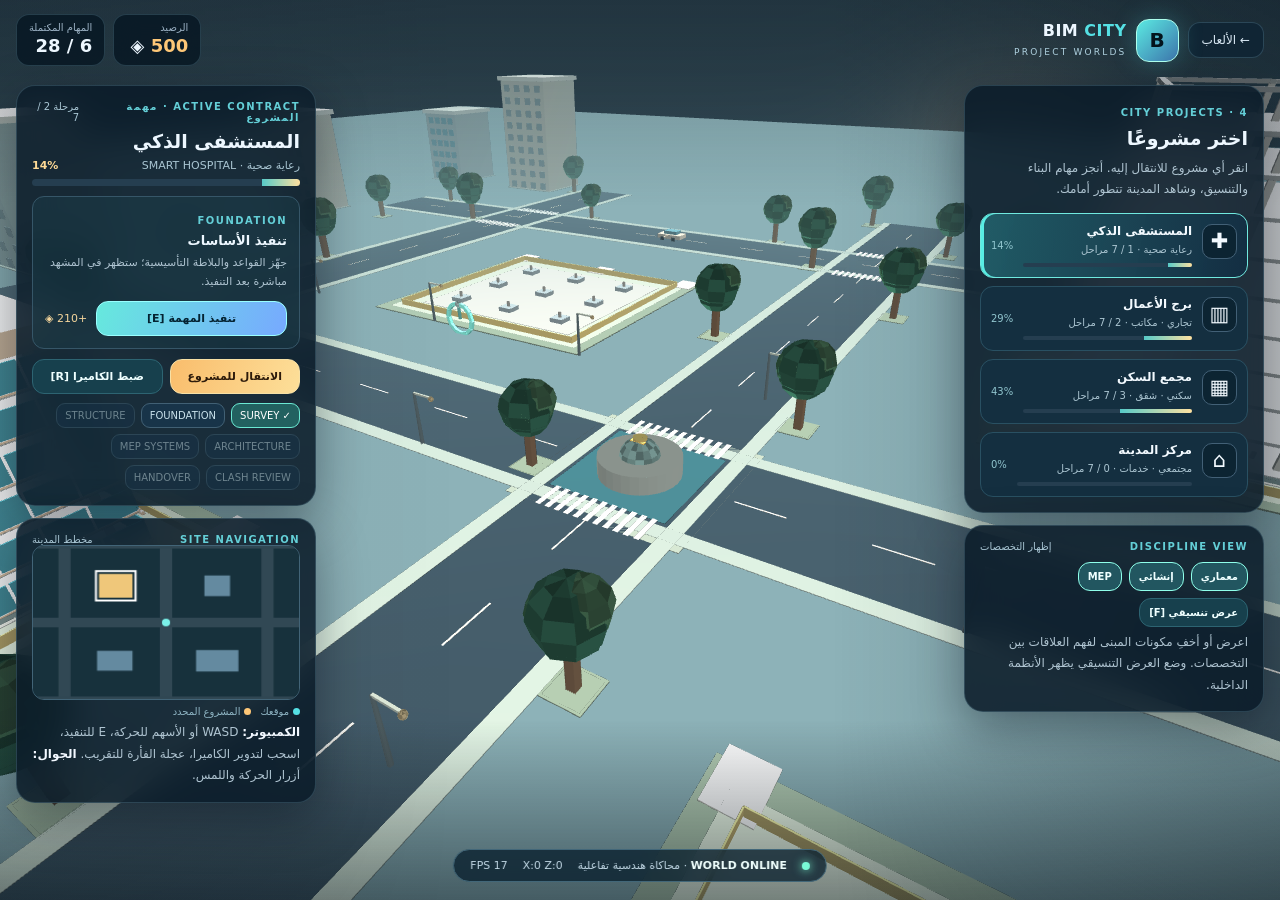
<file: arcade-forge-3d/bim-city-legacy-2026-11.html>
<!doctype html>
<html lang="ar" dir="rtl">
<head>
<meta charset="UTF-8"><meta name="viewport" content="width=device-width, initial-scale=1, viewport-fit=cover">
<meta name="theme-color" content="#07121d"><meta name="description" content="BIM City — لعبة مدينة ثلاثية الأبعاد: أنشئ مباني وتابع مراحل الإنشاء وحل التعارضات الهندسية.">
<title>BIM CITY — مدينة المشاريع | Arcade Forge</title>
<style>
:root{font-family:'Cairo',Tahoma,system-ui,sans-serif;color:#edf7ff;background:#06111b;--cyan:#55e0e4;--gold:#fec777;--mute:#9cb2c5;--pane:rgba(10,27,41,.87);--stroke:rgba(149,206,222,.2)}*{box-sizing:border-box}html,body{margin:0;height:100%;overflow:hidden}button,a{font:inherit}button{cursor:pointer}button:focus-visible,a:focus-visible{outline:3px solid #80f5ec;outline-offset:3px}a{color:inherit;text-decoration:none}
#game{height:100dvh;min-height:540px;position:relative;overflow:hidden;background:radial-gradient(circle at 60% 18%,#346579,#0c2637 45%,#06111b 100%)}#world{display:block;position:absolute;inset:0;width:100%;height:100%;touch-action:none}#vignette{position:absolute;inset:0;pointer-events:none;background:linear-gradient(90deg,rgba(3,15,24,.08),transparent 36%,transparent 65%,rgba(3,15,24,.26)),linear-gradient(0deg,rgba(3,14,22,.52),transparent 20%,transparent 77%,rgba(3,14,22,.25))}
.topbar{position:absolute;left:16px;right:16px;top:14px;display:flex;gap:12px;align-items:center;justify-content:space-between;pointer-events:none;z-index:5}.topbar>*{pointer-events:auto}.brand{display:flex;align-items:center;gap:9px;min-width:0}.mark{width:43px;height:43px;background:linear-gradient(135deg,#5beae2,#3c74ab);color:#03131c;border:1px solid #adffed;border-radius:13px;display:grid;place-items:center;font-size:20px;font-weight:900;box-shadow:0 0 25px #55e0e440}.brand strong{display:block;font-size:16px;letter-spacing:.5px;line-height:1.2}.brand strong em{color:var(--cyan);font-style:normal}.brand small{font-size:9px;letter-spacing:2.2px;color:#afd1df}.back{background:#102435dd;border:1px solid var(--stroke);border-radius:12px;padding:10px 13px;color:#dae9f4;font-size:12px}.stats{display:flex;gap:8px}.stat{padding:7px 12px;min-width:88px;background:rgba(5,21,32,.76);border:1px solid var(--stroke);border-radius:13px;backdrop-filter:blur(13px)}.stat small{color:var(--mute);display:block;font-size:10px}.stat strong{font-size:18px;line-height:1.4}.stat strong b{color:var(--gold)}
.panel{position:absolute;top:85px;bottom:20px;width:300px;z-index:4;display:flex;flex-direction:column;gap:12px;pointer-events:none}.panel>*{pointer-events:auto}.panel.right{right:16px}.panel.left{left:16px}.pane{background:var(--pane);backdrop-filter:blur(18px);border:1px solid var(--stroke);border-radius:19px;padding:15px;box-shadow:0 16px 50px #010b1466}.label{font-size:10px;text-transform:uppercase;letter-spacing:1.5px;color:#64cfd7;font-weight:800}.pane h2{font-size:19px;line-height:1.5;margin:4px 0 3px}.pane p{font-size:12px;color:#afc4d1;margin:5px 0 12px;line-height:1.8}.buildings{display:grid;gap:8px;margin-top:10px}.building-btn{display:flex;width:100%;text-align:right;gap:10px;padding:10px;border-radius:13px;background:#142f40;border:1px solid #295062;color:#f3faff;transition:.2s}.building-btn:hover{border-color:#66dfe0;background:#1b3b4d}.building-btn.active{background:linear-gradient(100deg,rgba(36,108,118,.75),rgba(18,45,66,.94));border-color:#70e9df;box-shadow:inset 3px 0 #58eee4}.building-icon{width:35px;height:35px;display:grid;place-items:center;border:1px solid #426076;border-radius:10px;font-size:21px;background:#0c2432}.building-info{flex:1;min-width:0}.building-info b{font-size:12px;display:block}.building-info small{font-size:10px;color:#acc6d2}.progress-rail{display:block;height:4px;border-radius:6px;margin-top:6px;background:#253e50;overflow:hidden}.progress-rail i{display:block;height:100%;width:0;background:linear-gradient(90deg,#57cac8,#ffe1a0)}.stage-value{font-size:10px;color:#91c5ce;align-self:center}.pane-actions{display:grid;grid-template-columns:1fr 1fr;gap:7px}.btn{border-radius:12px;padding:10px 12px;border:1px solid #2d6472;background:#17404d;color:#efffff;font-weight:800;font-size:11px}.btn.primary{background:linear-gradient(110deg,#66e9dd,#77a9ff);border-color:#99ffff;color:#042332}.btn.gold{background:linear-gradient(110deg,#f9bd6c,#fddf99);border-color:#f7e0a5;color:#2d1b0b}.btn[disabled]{opacity:.42;cursor:not-allowed}.panel-title{display:flex;align-items:center;justify-content:space-between;gap:8px}.panel-title small{font-size:10px;color:#aac7d5}.task{border:1px solid #365668;background:rgba(30,69,82,.35);border-radius:12px;padding:12px;margin:10px 0}.task strong{font-size:13px}.task p{margin:5px 0 0;font-size:11px}.step-status{display:flex;align-items:center;justify-content:space-between;font-size:11px;color:#a9c5d2}.step-status b{color:#ffda96}.task-line{display:grid;grid-template-columns:1fr auto;gap:9px;align-items:center;margin-top:9px}.task-line .btn{width:100%}.task-line small{font-size:11px;color:#f5d69c}.flags{display:flex;flex-wrap:wrap;gap:6px;margin-top:9px}.chip{font-size:10px;background:#183449;border:1px solid #416074;border-radius:9px;padding:6px 8px;color:#c8e0ea}.chip.active{background:#226160;border-color:#6be9d3;color:white}.chip.off{opacity:.48}.toggle-row{display:flex;align-items:center;gap:7px;flex-wrap:wrap}.toggle-row .btn{font-size:10px;padding:8px 9px;font-weight:700}.toggle-row .btn.active{background:#225660;border-color:#8fffea}
.help{color:#9bbed0;font-size:10px;line-height:1.9}.help b{color:#f2f8ff}.map{height:155px;display:block;width:100%;background:linear-gradient(135deg,#0b2733,#152f39);border:1px solid #426477;border-radius:12px}.map-legend{display:flex;gap:9px;color:#8fb5c4;font-size:10px;margin-top:6px}.dot{width:7px;height:7px;border-radius:50%;display:inline-block;background:var(--cyan);margin-left:4px}.dot.gold{background:var(--gold)}
.bottom{position:absolute;bottom:18px;right:50%;transform:translateX(50%);z-index:2;background:#061c2bbf;border:1px solid #426779;border-radius:999px;backdrop-filter:blur(10px);display:flex;align-items:center;gap:15px;padding:9px 16px;color:#c1d7e4;font-size:11px;max-width:min(90vw,640px)}.bottom strong{color:#effffd}.bottom i{display:block;width:8px;height:8px;background:#79fbd6;border-radius:50%;box-shadow:0 0 10px #79fbd6}.toast{position:absolute;z-index:10;top:82px;left:50%;transform:translateX(-50%) translateY(-15px);opacity:0;pointer-events:none;text-align:center;min-width:280px;max-width:85vw;background:#102e41f2;color:#f0f9ff;border:1px solid #83d9e5;border-radius:14px;padding:12px 16px;box-shadow:0 15px 30px #001a2f5c;font-size:13px;transition:.25s}.toast.show{opacity:1;transform:translateX(-50%)}.toast.good{border-color:#8bf4b0}.fallback{position:absolute;inset:0;z-index:8;display:none;place-items:center;background:#09202e;text-align:center;padding:30px}.fallback.show{display:grid}.fallback p{max-width:420px;line-height:1.8}
.touch{position:absolute;z-index:4;bottom:84px;left:18px;right:18px;display:none;justify-content:space-between;align-items:flex-end;pointer-events:none}.dpad{display:grid;grid-template:repeat(3,48px)/repeat(3,48px);gap:3px;pointer-events:auto;direction:ltr}.dpad button,.actiontouch button{border:1px solid #88d7dc;background:#10344cbb;color:#fff;border-radius:13px;font-size:22px;touch-action:none}.dpad button:active,.actiontouch button:active{background:#3da7ad}.dpad [data-key="w"]{grid-area:1/2}.dpad [data-key="a"]{grid-area:2/1}.dpad [data-key="s"]{grid-area:2/2}.dpad [data-key="d"]{grid-area:2/3}.actiontouch{pointer-events:auto;display:grid;gap:8px}.actiontouch button{padding:15px;font-size:12px;font-weight:900}
@media(max-width:980px){.panel.right{width:255px}.panel.left{width:255px}.pane{padding:11px}.panel{gap:8px}.building-btn{padding:7px}.pane h2{font-size:16px}.stat{min-width:76px}.stat strong{font-size:15px}}
@media(max-width:710px){html,body{height:auto;overflow:auto}#game{height:auto;min-height:100dvh;overflow:visible;display:flex;flex-direction:column}#world{position:relative;height:65dvh;min-height:390px;order:0}#vignette{height:65dvh;bottom:auto}.topbar{top:8px;left:8px;right:8px}.brand strong{font-size:12px}.brand small{font-size:7px}.brand .mark{width:32px;height:32px;font-size:15px}.back{padding:6px 8px;font-size:10px}.stats{gap:3px}.stat{min-width:60px;padding:5px 7px}.stat small{font-size:8px}.stat strong{font-size:12px}.panel{position:relative;right:auto!important;left:auto!important;top:auto;bottom:auto;width:auto!important;order:2;display:block;padding:0 12px}.panel>*{margin:12px 0}.panel.left{order:3}.buildings{grid-template-columns:1fr 1fr}.building-btn{min-width:0}.building-info b{font-size:11px}.bottom{display:none}.touch{display:flex;top:calc(65dvh - 170px);bottom:auto;left:10px;right:10px}.dpad{grid-template:repeat(3,41px)/repeat(3,41px)}.actiontouch button{padding:11px 14px}.toast{top:52px}.map{height:120px}.pane h2{font-size:18px}}@media(max-width:390px){.stats .stat:nth-child(2){display:none}.brand small{display:none}.building-btn{gap:5px}.building-icon{width:30px;height:30px}.pane-actions{grid-template-columns:1fr 1fr}}
</style></head>
<body>
<div id="game">
<canvas id="world" aria-label="مدينة BIM ثلاثية الأبعاد متحركة" tabindex="0"></canvas><div id="vignette"></div>
<header class="topbar"><div class="brand"><a class="back" href="index.html#worlds" title="العودة لجميع الألعاب">← الألعاب</a><span class="mark">B</span><span><strong>BIM <em>CITY</em></strong><small>PROJECT WORLDS</small></span></div><div class="stats"><div class="stat"><small>الرصيد</small><strong><b id="coins">0</b> ◈</strong></div><div class="stat"><small>المهام المكتملة</small><strong id="done">0 / 28</strong></div></div></header>
<div class="panel right">
<section class="pane"><span class="label">CITY PROJECTS · 4</span><h2>اختر مشروعًا</h2><p>انقر أي مشروع للانتقال إليه. أنجز مهام البناء والتنسيق، وشاهد المدينة تتطور أمامك.</p><div class="buildings" id="buildings"></div></section>
<section class="pane"><div class="panel-title"><span class="label">DISCIPLINE VIEW</span><small>إظهار التخصصات</small></div><div class="toggle-row" id="layers" style="margin-top:10px"><button class="btn active" data-layer="arch">معماري</button><button class="btn active" data-layer="str">إنشائي</button><button class="btn active" data-layer="mep">MEP</button><button class="btn" id="xray">عرض تنسيقي [F]</button></div><p class="help" style="margin-bottom:0">اعرض أو أخفِ مكونات المبنى لفهم العلاقات بين التخصصات. وضع العرض التنسيقي يظهر الأنظمة الداخلية.</p></section>
</div>
<div class="panel left">
<section class="pane"><div class="panel-title"><span class="label">ACTIVE CONTRACT · مهمة المشروع</span><small id="phaseSmall">مرحلة 1 / 7</small></div><h2 id="projectTitle">المستشفى الذكي</h2><div class="step-status"><span id="projectType">مشروع مبنى</span><b id="progressText">0%</b></div><div class="progress-rail" style="height:7px;margin-top:7px"><i id="phaseBar"></i></div><div class="task"><span class="label" id="stageLabel">PROJECT TASK</span><strong id="taskName" style="display:block;margin-top:5px">استكشاف الموقع</strong><p id="taskDesc">اقترب من المشروع لتنفيذ المهمة.</p><div class="task-line"><button id="action" class="btn primary">تنفيذ المهمة [E]</button><small id="reward">+120 ◈</small></div></div><div class="pane-actions"><button class="btn gold" id="travel">الانتقال للمشروع</button><button class="btn" id="camera">ضبط الكاميرا [R]</button></div><div class="flags" id="badges"></div></section>
<section class="pane"><div class="panel-title"><span class="label">SITE NAVIGATION</span><small>مخطط المدينة</small></div><canvas class="map" id="minimap" width="260" height="160"></canvas><div class="map-legend"><span><i class="dot"></i>موقعك</span><span><i class="dot gold"></i>المشروع المحدد</span></div><p class="help" style="margin-bottom:0"><b>الكمبيوتر:</b> WASD أو الأسهم للحركة، E للتنفيذ، اسحب لتدوير الكاميرا، عجلة الفأرة للتقريب. <b>الجوال:</b> أزرار الحركة واللمس.</p></section>
</div>
<div class="bottom"><i></i><span><strong>WORLD ONLINE</strong> · محاكاة هندسية تفاعلية</span><span id="pos">X:0 Z:0</span><span id="fps">60 FPS</span></div>
<div class="touch" id="touch"><div class="dpad"><button data-key="w" aria-label="تقدم">↑</button><button data-key="a" aria-label="يسار">←</button><button data-key="s" aria-label="تراجع">↓</button><button data-key="d" aria-label="يمين">→</button></div><div class="actiontouch"><button id="touchAction">تنفيذ المهمة</button><button id="touchSprint">ركض ◈</button></div></div>
<div class="toast" id="toast" role="status"></div><div id="fallback" class="fallback"><div><h1>تعذر تشغيل الرسومات ثلاثية الأبعاد</h1><p id="fallbackReason">يرجى فتح اللعبة بمتصفح حديث يدعم WebGL.</p><a class="btn primary" href="index.html#worlds">العودة إلى الألعاب</a></div></div>
</div>
<script>
// Tiny offline WebGL engine: true perspective 3D, light, depth test and fog.
// Lightweight offline forward renderer with physically-inspired lighting and atmospheric sky.
const VERT=`attribute vec3 aPos;attribute vec3 aNor;attribute vec3 aCol;uniform mat4 uVP;uniform vec3 uCam;varying vec3 vCol;varying vec3 vNormal;varying vec3 vView;varying float vFog;varying float vHeight;void main(){gl_Position=uVP*vec4(aPos,1.);vCol=aCol;vNormal=aNor;vView=uCam-aPos;vFog=length(vView);vHeight=aPos.y;}`;
const FRAG=`precision highp float;uniform vec3 uFogColor;uniform float uFogStart;uniform float uFogEnd;varying vec3 vCol;varying vec3 vNormal;varying vec3 vView;varying float vFog;varying float vHeight;void main(){vec3 n=normalize(vNormal);vec3 sun=normalize(vec3(.48,.82,.31));vec3 eye=normalize(vView);float d=max(dot(n,sun),0.);float skyAmbient=mix(.43,.77,clamp(n.y*.5+.5,0.,1.));float softBounce=.12*max(-n.y,0.);vec3 color=vCol*(skyAmbient+softBounce+(.64*d)*vec3(1.07,1.01,.91));vec3 h=normalize(sun+eye);float glint=pow(max(dot(n,h),0.),42.)*.22*d;float edge=pow(1.-max(dot(n,eye),0.),3.)*.05;color+=vec3(1.,.94,.83)*glint+vCol*edge;float distanceFog=clamp((vFog-uFogStart)/max(1.,uFogEnd-uFogStart),0.,1.);float heightFactor=1.-.26*clamp(vHeight/85.,0.,1.);color=mix(color,uFogColor,distanceFog*heightFactor);color=pow(max(color,vec3(0.)),vec3(.96));gl_FragColor=vec4(color,1.);}`;
const SKY_VERT=`attribute vec2 aXY;varying vec2 vUV;void main(){vUV=aXY*.5+.5;gl_Position=vec4(aXY,1.,1.);}`;
const SKY_FRAG=`precision mediump float;varying vec2 vUV;uniform vec3 uSkyTop;uniform vec3 uSkyLow;uniform float uSpace;void main(){float h=smoothstep(0.,1.,vUV.y);vec3 top=uSkyTop;vec3 low=uSkyLow;vec3 col=mix(low,top,pow(h,.66));float haze=exp(-pow((vUV.y-.29)*8.,2.))*.09;col+=vec3(.72,.79,.94)*haze*(1.-uSpace);vec2 sun=(vUV-vec2(.79,.76))*vec2(1.6,1.);float glow=exp(-dot(sun,sun)*48.)*.23*(1.-uSpace);col+=vec3(1.,.71,.46)*glow;float n=fract(sin(dot(floor(vUV*vec2(650.,370.)),vec2(12.9898,78.233)))*43758.5453);float star=step(.998,n)*smoothstep(.18,.6,vUV.y)*uSpace;col+=vec3(.7,.88,1.)*star;gl_FragColor=vec4(col,1.);}`;
const rgb=col=>{if(Array.isArray(col))return col;let h=col.replace('#','');if(h.length===3)h=[...h].map(x=>x+x).join('');return [parseInt(h.slice(0,2),16)/255,parseInt(h.slice(2,4),16)/255,parseInt(h.slice(4,6),16)/255];};
const scale=(c,f)=>c.map(x=>Math.max(0,Math.min(1,x*f)));
const add=(a,b)=>[a[0]+b[0],a[1]+b[1],a[2]+b[2]];
const sub=(a,b)=>[a[0]-b[0],a[1]-b[1],a[2]-b[2]];
const cross=(a,b)=>[a[1]*b[2]-a[2]*b[1],a[2]*b[0]-a[0]*b[2],a[0]*b[1]-a[1]*b[0]];
const norm=a=>{let l=Math.hypot(...a)||1;return a.map(x=>x/l)};
const ident=()=>new Float32Array([1,0,0,0, 0,1,0,0, 0,0,1,0, 0,0,0,1]);
function perspective(fov,aspect,near,far){const f=1/Math.tan(fov/2),out=ident();out[0]=f/aspect;out[5]=f;out[10]=(far+near)/(near-far);out[11]=-1;out[14]=2*far*near/(near-far);out[15]=0;return out;}
function lookAt(eye,target,up=[0,1,0]){const z=norm(sub(eye,target)),x=norm(cross(up,z)),y=cross(z,x);return new Float32Array([x[0],y[0],z[0],0,x[1],y[1],z[1],0,x[2],y[2],z[2],0,-(x[0]*eye[0]+x[1]*eye[1]+x[2]*eye[2]),-(y[0]*eye[0]+y[1]*eye[1]+y[2]*eye[2]),-(z[0]*eye[0]+z[1]*eye[1]+z[2]*eye[2]),1]);}
function mul(a,b){const o=new Float32Array(16);for(let c=0;c<4;c++)for(let r=0;r<4;r++){o[c*4+r]=0;for(let k=0;k<4;k++)o[c*4+r]+=a[k*4+r]*b[c*4+k]}return o}
const memo={};
class WorldRenderer {
  constructor(canvas){this.canvas=canvas;const gl=canvas.getContext('webgl',{antialias:true,alpha:false,preserveDrawingBuffer:false})||canvas.getContext('experimental-webgl');if(!gl)throw Error('WebGL غير متاح في هذا المتصفح. فعّل تسريع الرسومات وحاول مجددًا.');this.gl=gl;const shader=(type,src)=>{let s=gl.createShader(type);gl.shaderSource(s,src);gl.compileShader(s);if(!gl.getShaderParameter(s,gl.COMPILE_STATUS))throw Error(gl.getShaderInfoLog(s));return s};let p=gl.createProgram();gl.attachShader(p,shader(gl.VERTEX_SHADER,VERT));gl.attachShader(p,shader(gl.FRAGMENT_SHADER,FRAG));gl.linkProgram(p);if(!gl.getProgramParameter(p,gl.LINK_STATUS))throw Error(gl.getProgramInfoLog(p));gl.useProgram(p);this.p=p;this.a={pos:gl.getAttribLocation(p,'aPos'),nor:gl.getAttribLocation(p,'aNor'),col:gl.getAttribLocation(p,'aCol')};this.u={vp:gl.getUniformLocation(p,'uVP'),cam:gl.getUniformLocation(p,'uCam'),fog:gl.getUniformLocation(p,'uFogColor'),start:gl.getUniformLocation(p,'uFogStart'),end:gl.getUniformLocation(p,'uFogEnd')};this.buf=gl.createBuffer();this.arr=[];this.eye=[0,8,14];gl.enable(gl.DEPTH_TEST);gl.depthFunc(gl.LEQUAL);
    const skyProgram=gl.createProgram();gl.attachShader(skyProgram,shader(gl.VERTEX_SHADER,SKY_VERT));gl.attachShader(skyProgram,shader(gl.FRAGMENT_SHADER,SKY_FRAG));gl.linkProgram(skyProgram);if(!gl.getProgramParameter(skyProgram,gl.LINK_STATUS))throw Error(gl.getProgramInfoLog(skyProgram));this.skyProgram=skyProgram;this.skyBuf=gl.createBuffer();gl.bindBuffer(gl.ARRAY_BUFFER,this.skyBuf);gl.bufferData(gl.ARRAY_BUFFER,new Float32Array([-1,-1,3,-1,-1,3]),gl.STATIC_DRAW);this.skyLoc={position:gl.getAttribLocation(skyProgram,'aXY'),top:gl.getUniformLocation(skyProgram,'uSkyTop'),low:gl.getUniformLocation(skyProgram,'uSkyLow'),space:gl.getUniformLocation(skyProgram,'uSpace')};}
  clear(color){let c=rgb(color);const gl=this.gl;gl.viewport(0,0,this.canvas.width,this.canvas.height);gl.clearColor(...c,1);gl.clear(gl.COLOR_BUFFER_BIT|gl.DEPTH_BUFFER_BIT);gl.disable(gl.DEPTH_TEST);gl.useProgram(this.skyProgram);gl.uniform3fv(this.skyLoc.low,c.map(v=>Math.min(.9,v*1.78+.05)));gl.uniform3fv(this.skyLoc.top,c.map(v=>v*.47));gl.uniform1f(this.skyLoc.space,(c[0]<.07&&c[1]<.12)?1:0);gl.bindBuffer(gl.ARRAY_BUFFER,this.skyBuf);gl.enableVertexAttribArray(this.skyLoc.position);gl.vertexAttribPointer(this.skyLoc.position,2,gl.FLOAT,false,0,0);gl.drawArrays(gl.TRIANGLES,0,3);gl.disableVertexAttribArray(this.skyLoc.position);gl.enable(gl.DEPTH_TEST);gl.useProgram(this.p);this.arr=[];}
  vertex(p,n,c){this.arr.push(...p,...n,...c);}
  triangle(a,b,c,color){let n=norm(cross(sub(b,a),sub(c,a))),co=rgb(color);this.vertex(a,n,co);this.vertex(b,n,co);this.vertex(c,n,co);}
  quad(a,b,c,d,color){this.triangle(a,b,c,color);this.triangle(a,c,d,color)}
  box(x,y,z,w,h,d,color,yaw=0){let c=rgb(color),hw=w/2,hd=d/2,hh=h/2,co=Math.cos(yaw),si=Math.sin(yaw);let pt=(dx,dy,dz)=>[x+dx*co+dz*si,y+dy,z-dx*si+dz*co];const A=pt(-hw,-hh,-hd),B=pt(hw,-hh,-hd),C=pt(hw,hh,-hd),D=pt(-hw,hh,-hd),E=pt(-hw,-hh,hd),F=pt(hw,-hh,hd),G=pt(hw,hh,hd),H=pt(-hw,hh,hd);this.quad(A,D,C,B,scale(c,.75));this.quad(E,F,G,H,c);this.quad(A,E,H,D,scale(c,.8));this.quad(B,C,G,F,scale(c,.94));this.quad(D,H,G,C,scale(c,1.15));this.quad(A,B,F,E,scale(c,.55));}
  plane(x,y,z,w,d,color){let c=rgb(color),a=[x-w/2,y,z-d/2],b=[x+w/2,y,z-d/2],cc=[x+w/2,y,z+d/2],dd=[x-w/2,y,z+d/2];this.quad(a,dd,cc,b,c);}
  pyramid(x,y,z,w,h,d,color,yaw=0){let c=rgb(color),co=Math.cos(yaw),si=Math.sin(yaw),pt=(a,b)=>[x+a*co+b*si,y,z-a*si+b*co],a=pt(-w/2,-d/2),b=pt(w/2,-d/2),e=pt(w/2,d/2),f=pt(-w/2,d/2),peak=[x,y+h,z];this.quad(a,b,e,f,scale(c,.7));this.triangle(a,peak,b,scale(c,.84));this.triangle(b,peak,e,c);this.triangle(e,peak,f,scale(c,1.12));this.triangle(f,peak,a,scale(c,.85));}
  cylinder(x,y,z,top,bot,h,color,segments=9){const c=rgb(color);for(let i=0;i<segments;i++){let a=i*2*Math.PI/segments,b=(i+1)*2*Math.PI/segments;const a1=[x+bot*Math.cos(a),y-h/2,z+bot*Math.sin(a)],b1=[x+bot*Math.cos(b),y-h/2,z+bot*Math.sin(b)],a2=[x+top*Math.cos(a),y+h/2,z+top*Math.sin(a)],b2=[x+top*Math.cos(b),y+h/2,z+top*Math.sin(b)];this.quad(a1,b1,b2,a2,scale(c,.9+.12*Math.cos(a)));this.triangle([x,y+h/2,z],a2,b2,scale(c,1.1));this.triangle([x,y-h/2,z],b1,a1,scale(c,.67));}}
  sphere(x,y,z,r,color,s=10,t=6){let c=rgb(color);for(let j=0;j<t;j++){let a=-Math.PI/2+Math.PI*j/t,b=-Math.PI/2+Math.PI*(j+1)/t;for(let i=0;i<s;i++){let u=i*2*Math.PI/s,v=(i+1)*2*Math.PI/s,p=(h,l)=>[x+r*Math.cos(h)*Math.cos(l),y+r*Math.sin(h),z+r*Math.cos(h)*Math.sin(l)];this.quad(p(a,u),p(a,v),p(b,v),p(b,u),scale(c,.84+.18*Math.sin(i*2+j*4)));}}}
  beam(x,y,z,x2,y2,z2,r,color){const a=[x,y,z],b=[x2,y2,z2],v=norm(sub(b,a)),up=Math.abs(v[1])>.92?[1,0,0]:[0,1,0],u=norm(cross(v,up)),w=norm(cross(v,u));let pts=(p,s,t)=>add(add(p,u.map(e=>e*s*r)),w.map(e=>e*t*r)),p1=pts(a,-1,-1),p2=pts(a,1,-1),p3=pts(a,1,1),p4=pts(a,-1,1),q1=pts(b,-1,-1),q2=pts(b,1,-1),q3=pts(b,1,1),q4=pts(b,-1,1);this.quad(p1,p2,q2,q1,color);this.quad(p2,p3,q3,q2,color);this.quad(p3,p4,q4,q3,color);this.quad(p4,p1,q1,q4,color);this.quad(p4,p3,p2,p1,color);this.quad(q1,q2,q3,q4,color);}
  disc(x,y,z,r,color,segments=20){const c=rgb(color);for(let i=0;i<segments;i++){let a=i*2*Math.PI/segments,b=(i+1)*2*Math.PI/segments;this.triangle([x,y,z],[x+Math.cos(b)*r,y,z+Math.sin(b)*r],[x+Math.cos(a)*r,y,z+Math.sin(a)*r],c);}}
  runway(x,z,length=140){this.box(x,.02,z,27,.10,length,'#37404b');this.box(x-13.3,.12,z,.25,.02,length,'#f7f5dc');this.box(x+13.3,.12,z,.25,.02,length,'#f7f5dc');for(let k=-Math.floor(length/18);k<=Math.floor(length/18);k++)this.box(x,.15,z+k*9,0.9,.02,4.2,'#f5f1da');}
  ring(x,y,z,r,color,axis='z'){let n=12;for(let i=0;i<n;i++){let a=i*Math.PI*2/n,b=(i+1)*Math.PI*2/n,pt=(t)=>axis==='z'?[x+Math.cos(t)*r,y+Math.sin(t)*r,z]:[x,y+Math.sin(t)*r,z+Math.cos(t)*r];let p=pt(a),q=pt(b);this.beam(...p,...q,.3,color)}}
  draw(eye,target,opts={}){const gl=this.gl;this.eye=eye;let f=rgb(opts.fog||'#a7c0d5');const fov=(opts.fov||69)*Math.PI/180,p=perspective(fov,this.canvas.width/this.canvas.height,.12,opts.far||2200),v=lookAt(eye,target);gl.uniformMatrix4fv(this.u.vp,false,mul(p,v));gl.uniform3fv(this.u.cam,eye);gl.uniform3fv(this.u.fog,f);gl.uniform1f(this.u.start,opts.fogStart??100);gl.uniform1f(this.u.end,opts.fogEnd??330);const buffer=new Float32Array(this.arr);gl.bindBuffer(gl.ARRAY_BUFFER,this.buf);gl.bufferData(gl.ARRAY_BUFFER,buffer,gl.DYNAMIC_DRAW);for(let i=0;i<3;i++){let loc=Object.values(this.a)[i];gl.enableVertexAttribArray(loc);gl.vertexAttribPointer(loc,3,gl.FLOAT,false,36,i*12)}gl.drawArrays(gl.TRIANGLES,0,buffer.length/9);return buffer.length/9;}
  resize(){const dpr=Math.min(devicePixelRatio||1,1.65),w=Math.max(320,Math.floor(this.canvas.clientWidth*dpr)),h=Math.max(220,Math.floor(this.canvas.clientHeight*dpr));if(this.canvas.width!==w||this.canvas.height!==h){this.canvas.width=w;this.canvas.height=h;}}
}
const hash=(x,z,t=0)=>{let n=Math.sin(x*127.1+z*311.7+t*91.9)*43758.5453;return n-Math.floor(n)};
const clamp=(v,a,b)=>Math.max(a,Math.min(b,v));

</script>
<script>
/* BIM CITY: original game-specific open-world building experience, 2026.
   Engineering rules and clashes are deliberately simplified gameplay, not certified BIM analysis. */
(()=>{'use strict';
const $=id=>document.getElementById(id);
const clamp=(n,a,b)=>Math.max(a,Math.min(b,n));
const fmt=n=>Math.round(n).toLocaleString('en-US');
const vec=(x,y,z)=>({x,y,z});
const projects=[
 {id:'hospital',name:'المستشفى الذكي',tag:'SMART HOSPITAL',type:'رعاية صحية',icon:'✚',x:-51,z:-48,w:34,d:31,floors:5,levelHeight:4.3,glass:'#5eafc2',trim:'#e0eeea',roof:'#b5bdc5',accent:'#65e5e2'},
 {id:'tower',name:'برج الأعمال',tag:'BUSINESS TOWER',type:'تجاري · مكاتب',icon:'▥',x:52,z:-48,w:26,d:27,floors:10,levelHeight:3.9,glass:'#4d769c',trim:'#d7e2e9',roof:'#b3c7d8',accent:'#7cb3f8'},
 {id:'residence',name:'مجمع السكن',tag:'RESIDENTIAL',type:'سكني · شقق',icon:'▦',x:-52,z:50,w:36,d:26,floors:6,levelHeight:3.6,glass:'#4b9fb5',trim:'#efd8bd',roof:'#e2cfb9',accent:'#f6bc83'},
 {id:'station',name:'مركز المدينة',tag:'CIVIC CENTRE',type:'مجتمعي · خدمات',icon:'⌂',x:52,z:50,w:43,d:28,floors:4,levelHeight:4.4,glass:'#6eb3a9',trim:'#dfd7cb',roof:'#d8e8dd',accent:'#acdcae'}
];
const phases=[
 {title:'معاينة موقع المشروع',desc:'انتقل إلى أرض المشروع وأكمل المعاينة الرقمية لتحديد حدود المبنى ونقاط العمل.',fee:0,reward:120,kind:'SURVEY'},
 {title:'تنفيذ الأساسات',desc:'جهّز القواعد والبلاطة التأسيسية؛ ستظهر في المشهد مباشرة بعد التنفيذ.',fee:45,reward:210,kind:'FOUNDATION'},
 {title:'إنشاء الهيكل الإنشائي',desc:'ركّب أعمدة وكمرات وبلاطات الأدوار لإنشاء مجسم هيكلي ثلاثي الأبعاد.',fee:85,reward:320,kind:'STRUCTURE'},
 {title:'تصميم الواجهة المعمارية',desc:'أضف الواجهات الزجاجية والشرفات والإطارات ووسّع التكوين المعماري للمبنى.',fee:110,reward:390,kind:'ARCHITECTURE'},
 {title:'تنفيذ أنظمة MEP',desc:'أضف معدات السطح ومسارات التكييف والخدمات الرئيسية؛ اعرض طبقة MEP لمتابعتها.',fee:120,reward:430,kind:'MEP SYSTEMS'},
 {title:'فحص التنسيق والتعارضات',desc:'فعّل «عرض تنسيقي» وأظهر طبقتَي الإنشائي وMEP، ثم اكتشف التعارض عند الكمرة.',fee:0,reward:280,kind:'CLASH REVIEW'},
 {title:'حل التعارض وتسليم المشروع',desc:'أكمل التنسيق، وأظهر التخصصات الثلاثة قبل توقيع التسليم النهائي.',fee:0,reward:650,kind:'HANDOVER'}
];
const STORAGE='arcade-forge-bim-city-v1';
function readSave(){try{const x=JSON.parse(localStorage.getItem(STORAGE)||'null');if(x&&Array.isArray(x.stage)&&x.stage.length===4&&Number.isFinite(x.coins))return x}catch{}return null}
const saveData=readSave()||{coins:500,stage:[1,2,3,0],selected:0,earned:0,completed:0};
const progress=saveData.stage.map(v=>clamp(Math.floor(v||0),0,7));
let coins=Number(saveData.coins)||0,selected=clamp(saveData.selected|0,0,3),earned=saveData.earned||0;
let view={arch:true,str:true,mep:true,xray:false};
let player={x:0,z:0,yaw:0};
let camYaw=.54,camPitch=.52,camDist=81,pressed=new Set(),last=0,time=0,fps=60,frames=0,accum=0,toastTimeout;
let renderer;
function save(){try{localStorage.setItem(STORAGE,JSON.stringify({coins,stage:progress,selected,earned,completed:progress.filter(x=>x===7).length}))}catch{}}
function flash(msg,good=false){const el=$('toast');el.textContent=msg;el.className='toast show'+(good?' good':'');clearTimeout(toastTimeout);toastTimeout=setTimeout(()=>el.classList.remove('show'),3000)}
function nearProject(){const b=projects[selected];return Math.hypot(player.x-b.x,player.z-b.z)<Math.max(b.w,b.d)/2+36}
function selectProject(i,travel=true){selected=i;save();if(travel){const b=projects[i];player.x=b.x+Math.min(10,b.w*.3);player.z=b.z+Math.max(b.d*.66+10,25);camYaw=.38;camDist=62;camPitch=.49;flash('وصلت إلى '+b.name,true)}paintUI()}
function task(){const stage=progress[selected];return stage<7?phases[stage]:null}
function perform(){const p=projects[selected],stage=progress[selected],t=task();if(!t){flash('تم تسليم هذا المشروع. اختر مبنى آخر!',true);return}if(!nearProject()){flash('اقترب من موقع المشروع أو اضغط «الانتقال للمشروع»');return}
if(stage===5&&!(view.xray&&view.str&&view.mep)){flash('فعّل العرض التنسيقي وأظهر طبقتَي الإنشائي وMEP لإجراء الفحص');return}
if(stage===6&&!(view.arch&&view.str&&view.mep)){flash('أظهر التخصصات الثلاثة قبل تسليم المبنى');return}
if(coins<t.fee){flash('الرصيد غير كافٍ؛ أكمل مهام مشروع آخر');return}
coins-=t.fee;coins+=t.reward;earned+=t.reward;progress[selected]++;
flash(stage===6?'اكتمل مشروع '+p.name+'! مكافأة التسليم +'+fmt(t.reward)+' ◈':'أنجزت '+t.title+' · +'+fmt(t.reward)+' ◈',true);save();paintUI()}
function paintUI(){const done=progress.reduce((a,b)=>a+b,0);$('coins').textContent=fmt(coins);$('done').textContent=done+' / 28';$('buildings').innerHTML=projects.map((b,i)=>`<button class="building-btn ${i===selected?'active':''}" data-project="${i}" aria-label="انتقل إلى ${b.name}"><span class="building-icon">${b.icon}</span><span class="building-info"><b>${b.name}</b><small>${b.type} · ${progress[i]===7?'تم التسليم':`${progress[i]} / 7 مراحل`}</small><span class="progress-rail"><i style="width:${progress[i]/7*100}%"></i></span></span><span class="stage-value">${Math.round(progress[i]/7*100)}%</span></button>`).join('');
$('buildings').querySelectorAll('[data-project]').forEach(el=>el.onclick=()=>selectProject(+el.dataset.project,true));
const b=projects[selected],s=progress[selected],t=task();$('projectTitle').textContent=b.name;$('projectType').textContent=b.type+' · '+b.tag;$('phaseSmall').textContent=s>=7?'مكتمل':'مرحلة '+(s+1)+' / 7';$('progressText').textContent=Math.round(s/7*100)+'%';$('phaseBar').style.width=s/7*100+'%';$('stageLabel').textContent=t?t.kind:'PROJECT COMPLETE';$('taskName').textContent=t?t.title:'تم إنجاز جميع المراحل';$('taskDesc').textContent=t?t.desc:'أُنجزت مراحل المشروع السبع. يمكنك اختيار مشروع آخر لتطوير المدينة.';$('action').disabled=!t;$('action').textContent=t?'تنفيذ المهمة [E]':'تم التسليم ✓';$('reward').textContent=t?'+'+fmt(t.reward)+' ◈':'مكتمل';$('badges').innerHTML=phases.map((p,i)=>`<span class="chip ${i<s?'active':i>s?'off':''}">${i<s?'✓ ':''}${p.kind}</span>`).join('');
for(const el of document.querySelectorAll('[data-layer]'))el.classList.toggle('active',view[el.dataset.layer]);$('xray').classList.toggle('active',view.xray)}
function toggleLayer(name){view[name]=!view[name];paintUI()}
function resetCam(){camYaw=.54;camPitch=.52;camDist=81;flash('تم ضبط زاوية الكاميرا')}
const rand=(a,b,s=0)=>{let v=Math.sin(a*127.17+b*311.92+s*41.22)*43758.5453;return v-Math.floor(v)};
const colors={grass:'#315348',road:'#263642',asphalt:'#3d4a56',line:'#e6d2ae',pave:'#768b8c',concrete:'#b0babc',metal:'#a9c7ca',sand:'#b8a889'};
function cube(x,y,z,w,h,d,color,yaw=0){renderer.box(x,y,z,w,h,d,color,yaw)}
function floor(x,z,w,d,c){renderer.plane(x,.01,z,w,d,c)}
function ground(){const r=renderer;r.plane(0,-.45,0,850,850,'#21443d');
// Paved road network and kerbs
for(const x of [-103,0,103]){cube(x,.015,0,16,.08,300,colors.road);cube(x-9,.07,0,2,.1,300,'#99a8a2');cube(x+9,.07,0,2,.1,300,'#99a8a2');for(let z=-136;z<140;z+=15){cube(x,.11,z,.22,.02,6,'#e5cfae')}}
for(const z of [-103,0,103]){cube(0,.02,z,300,.08,17,colors.road);cube(0,.07,z-9,300,.1,2,'#99a8a2');cube(0,.07,z+9,300,.1,2,'#99a8a2');for(let x=-135;x<142;x+=15)cube(x,.13,z,6,.02,.23,'#e5cfae')}
for(const x of [-103,0,103])for(const z of [-103,0,103]){for(let k=-5;k<=5;k++){cube(x+k*1.25,.14,z-9.3,.67,.03,4,'#c7d4ce');cube(x+k*1.25,.14,z+9.3,.67,.03,4,'#c7d4ce')}}
// Landscaped campus and its paths
cube(0,.01,0,22,.09,22,'#8c9b92');cube(0,.12,0,15,.04,15,'#315e69');renderer.cylinder(0,1.3,0,5,5,2.4,'#ccd9d0',30);renderer.cylinder(0,1.58,0,3.8,3.8,.48,'#2d7fa1',30);renderer.sphere(0,2.1,0,2.5,'#b3e7e1',15,8);
for(const b of projects){cube(b.x,-.01,b.z,b.w+13,.2,b.d+13,'#73877b');cube(b.x,0,b.z,b.w+9,.2,b.d+9,'#9daaa3');for(let a=-1;a<=1;a++){cube(b.x+(b.w/2+4)*a,.17,b.z-b.d/2-5,4,.14,5,'#d4d8d3')}}
// trees and a planted boulevard
for(let n=0;n<(innerWidth<710?18:48);n++){const z=-145+(n%12)*25;const x= n<24 ? (n%2===0? -113:113) : (n%2===0?-12:12);tree(x,z,1.05+rand(n,4)*.45)}
for(let n=0;n<(innerWidth<710?12:32);n++){const s=(n%8)*28-112;const x=(n<16?s:-138),z=(n<16?(n%2?-113:113):s);if(Math.abs(x)>140||Math.abs(z)>140)continue;tree(x,z,.78+rand(n,6)*.5)}
for(let i=0;i<33;i++){let x=(i%11-5)*32,z=(Math.floor(i/11)-1)*34;if(Math.hypot(x,z)<18)continue;lamp(x+5,z+8)}
// Lake and promenade
cube(184,-.17,14,69,.1,101,'#27798e');cube(184,-.12,14,75,.13,106,'#7d9493');cube(184,-.1,14,68,.03,98,'#317f95');for(let i=0;i<8;i++)tree(143,-45+i*13,.8);
}
function tree(x,z,sc=1){const h=4.4*sc;cube(x,h/2,z,.75*sc,h,.75*sc,'#6d5947');renderer.sphere(x,h+2.0*sc,z,2.7*sc,'#356e59',8,6);renderer.sphere(x-1.1*sc,h+2*sc,z+.3*sc,1.7*sc,'#427a5a',8,6);renderer.sphere(x+.8*sc,h+2.7*sc,z-.4*sc,2.0*sc,'#528462',8,6);cube(x,.05,z,3.3*sc,.12,3.3*sc,'#76897b')}
function lamp(x,z){renderer.cylinder(x,3.5,z,.17,.25,7,'#6e838a',8);renderer.beam(x,7,z,x+2.8,7,z,.12,'#a6b3ad');renderer.sphere(x+2.8,6.85,z,.35,'#f8e3ae',8,4)}
function vehicle(t,x,z,dir=1,color='#d6ad79'){const shift=((t*7*dir+300)%240)-120;const xx=x===null?shift:x,zz=z===null?shift:z;const yaw=x===null?Math.PI/2:0;cube(xx,.85,zz,3.4,1,6.5,color,yaw);cube(xx,1.6,zz-.3,2.5,1,3.6,'#568c9d',yaw);for(const side of [-1,1])for(const end of [-1,1])cube(xx+side*1.55,.47,zz+end*2.2,.42,.8,.8,'#1a2933',yaw);cube(xx,1.35,zz+3.15,2.5,.2,.15,'#fce6bd',yaw)}
function worldVehicles(t){vehicle(t,null,-103,1,'#bcb6ab');vehicle(t+33,null,103,-1,'#cc7866');vehicle(t+58,0,null,1,'#bed0d1');vehicle(t+21,103,null,-1,'#c7d9b2')}
function backgroundCity(){const places=[];for(const x of [-167,-129,130,167])for(const z of [-149,-83,-12,63,131]){if(Math.abs(x)<146&&Math.abs(z)<124)continue;places.push({x,z})}for(let i=0;i<places.length;i++){if(innerWidth<710&&i%2)continue;const {x,z}=places[i],w=12+rand(i,3)*15,d=11+rand(i,9)*11,floors=3+Math.floor(rand(i,4)*7),h=3.7*floors;cube(x,.15,z,w+.9,.25,d+.9,'#8d9f9b');cube(x,h/2+.2,z,w,h,d,(['#8b9b9f','#b6b5a9','#879fa2','#a6a5ab'][i%4]));for(let f=0;f<floors;f++){let yy=1.6+f*3.7;for(let c=0;c<4;c++){const lx=x-w/2+2.5+(c*(w-5)/3);cube(lx,yy,z+d/2+.09,Math.min(2.1,w/5),2,.17,(['#39788b','#496f84','#667e86'][i%3]));cube(lx,yy,z-d/2-.09,Math.min(2.1,w/5),2,.17,'#4b778a')}}cube(x,h+.7,z,w+1.4,1.2,d+1.4,'#d6d8d2');}}
function crane(b,t){const x=b.x+b.w*.65,z=b.z-b.d*.55,h=b.levelHeight*b.floors+12;cube(x,h/2,z,1.4,h,1.4,'#d7b45e');for(let y=3;y<h;y+=4){renderer.beam(x-.7,y,z-.7,x+.7,y+3,z+.7,.13,'#f0ce71');renderer.beam(x+.7,y,z-.7,x-.7,y+3,z+.7,.13,'#e6c05b')}renderer.beam(x-20,h,z,x+26,h,z,.48,'#d9ab42');cube(x,h+2,z,3.5,2.5,3.5,'#e6bf63');renderer.beam(x+12+Math.sin(t*.3)*2,h,z,x+12+Math.sin(t*.3)*2,h-12,z,.08,'#444d52');cube(x+12+Math.sin(t*.3)*2,h-12,z,.9,1.4,.8,'#f8cf73')}
function siteFoundation(b){cube(b.x,.06,b.z,b.w+.5,.23,b.d+.5,'#a2a8a9');for(let ix=-1;ix<=1;ix++)for(let iz=-1;iz<=1;iz++){cube(b.x+ix*b.w*.35,.45,b.z+iz*b.d*.35,2.6,1.0,2.6,'#899ba4');renderer.cylinder(b.x+ix*b.w*.35,1.2,b.z+iz*b.d*.35,.28,.28,1.3,'#bcbdb6',10)}}
function building(b,s,t){const h=b.floors*b.levelHeight,base=s>0?1:0,r=renderer;
// Contruction boundary and pathways
cube(b.x,.02,b.z,b.w+6,.12,b.d+6,'#7a8c8f');for(const side of [-1,1]){cube(b.x+side*(b.w/2+3),.6,b.z,.13,1.2,b.d+6,'#c8b979');cube(b.x,.6,b.z+side*(b.d/2+3),b.w+6,1.2,.13,'#c8b979')}
if(!s){for(let k=-1;k<=1;k++)cube(b.x+k*8,.65,b.z,5,.2,5,'#d5b986');r.ring(b.x,3,b.z,8,'#52d4e9','z');return}
siteFoundation(b);
if(s>=2){
 // Structural floors, columns, beams and lift core
const fmax=b.floors;for(let f=0;f<fmax;f++){
  const y=f*b.levelHeight+.9;
  if(view.str){cube(b.x,y,b.z,b.w,.38,b.d,'#b5bdc0');if(f===0)cube(b.x,y-.27,b.z,b.w,.7,b.d,'#8eaaad');
   for(const ix of [-1,0,1])for(const iz of [-1,0,1])cube(b.x+ix*b.w*.43,y+b.levelHeight/2,b.z+iz*b.d*.42,.65,b.levelHeight,.65,'#d0d5d2');
   for(const ix of [-1,1])cube(b.x+ix*b.w*.43,y+b.levelHeight-.23,b.z,.7,.48,b.d*.9,'#abb4b7');
   for(const iz of [-1,1])cube(b.x,y+b.levelHeight-.23,b.z+iz*b.d*.42,b.w*.9,.48,.7,'#abb4b7');
  }
  // Lift core, visually readable during X-Ray
  if(view.str&&view.xray)cube(b.x+b.w*.1,y+b.levelHeight*.5,b.z-.9,4,b.levelHeight-1,4,'#7d999f');
 }
}
if(s>=3&&view.arch&&!view.xray){
 // Facade panels arranged on all four sides, aluminum mullions, spandrels and parapets
 const floorCount=b.floors;let xCount=Math.max(5,Math.round(b.w/3.7)),zCount=Math.max(4,Math.round(b.d/3.9));
 for(let f=0;f<floorCount;f++){
  const y=2.3+f*b.levelHeight;const glassH=Math.max(1.7,b.levelHeight-1.1);
  for(let q=0;q<xCount;q++){const xx=b.x-b.w/2+(q+.5)*b.w/xCount;
    cube(xx,y,b.z+b.d/2+.07,b.w/xCount-.21,glassH,.12,b.glass);cube(xx,y,b.z-b.d/2-.07,b.w/xCount-.21,glassH,.12,b.glass);
    if(q%4===0){cube(xx,y,b.z+b.d/2+.16,.13,glassH,.12,'#e9f5ef')} }
  for(let q=0;q<zCount;q++){const zz=b.z-b.d/2+(q+.5)*b.d/zCount;
    cube(b.x+b.w/2+.07,y,zz,.13,glassH,b.d/zCount-.25,b.glass);cube(b.x-b.w/2-.07,y,zz,.13,glassH,b.d/zCount-.25,b.glass);}
  cube(b.x,y-glassH/2-.05,b.z+b.d/2+.12,b.w,.18,.2,b.trim);cube(b.x,y-glassH/2-.05,b.z-b.d/2-.12,b.w,.18,.2,b.trim);
  cube(b.x+b.w/2+.13,y-glassH/2-.05,b.z,.2,.18,b.d,b.trim);cube(b.x-b.w/2-.13,y-glassH/2-.05,b.z,.2,.18,b.d,b.trim);
 }
 for(let f=0;f<=floorCount;f++){const yy=f*b.levelHeight+.67;cube(b.x,yy,b.z+b.d/2+.15,b.w+.65,.35,.28,b.trim);cube(b.x,yy,b.z-b.d/2-.15,b.w+.65,.35,.28,b.trim)}
 // Building-specific forms
 if(b.id==='hospital'){for(let i=0;i<4;i++)cube(b.x-b.w/2+6+i*7,b.levelHeight*1.4,b.z+b.d/2+1.9,6,.32,3.6,'#d3e1db');cube(b.x,h+1.7,b.z,6,3.6,6,'#b2c6cb');cube(b.x,h+3.5,b.z,4,.2,1.1,'#e56e64');cube(b.x,h+3.5,b.z,1.1,.2,4,'#e56e64')}
 if(b.id==='residence'){for(let f=1;f<floorCount;f++)for(let q=-1;q<=1;q++){cube(b.x+q*b.w*.27,f*b.levelHeight+1.0,b.z+b.d/2+1.2,5.3,.27,3.8,'#d4c5b1');cube(b.x+q*b.w*.27,f*b.levelHeight+1.75,b.z+b.d/2+3.0,5.3,1.2,.13,'#719da3')}}
 if(b.id==='tower')for(let q=-1;q<=1;q++)cube(b.x+q*b.w*.28,h/2,b.z+b.d/2+.22,.13,h,.2,'#f1f3f0');
 if(b.id==='station'){cube(b.x,h+.8,b.z,b.w+5,1.4,b.d+5,'#e6e3db');for(let i=-2;i<=2;i++)cube(b.x+i*7,5,b.z+b.d/2+1,1.7,9,1.5,'#e1d4c3')}
 cube(b.x,h+1.3,b.z,b.w+.8,2.0,b.d+.8,b.roof);
}
if(s>=4&&view.mep){
 // Mechanical equipment and duct routes, roof and levels
 const y=h+3.5;for(let i=0;i<3;i++){cube(b.x-7+i*6,y,b.z-3,4,2.5,3,'#8cb0b9');cube(b.x-7+i*6,y+1.34,b.z-3,3.1,.17,2.2,'#c4d6d4');r.cylinder(b.x-7+i*6,y+1.6,b.z-3,1.1,1.1,.2,'#638f98',14)}
 r.beam(b.x-9,y,b.z+2,b.x+9,y,b.z+2,.55,'#87c6d6');r.beam(b.x+7,y,b.z+2,b.x+7,y,b.z-4,.46,'#76b4ca');
 // Indoor ducts & pipes shown with coordination x-ray
 if(view.xray){for(let f=0;f<Math.min(b.floors,4);f++){let yy=f*b.levelHeight+2.7;r.beam(b.x-b.w*.32,yy,b.z,b.x+b.w*.3,yy,b.z,.36,'#54c1d0');r.beam(b.x-b.w*.28,yy-.5,b.z+4,b.x+b.w*.25,yy-.5,b.z+4,.15,'#deaf64');}}
}
if(s>=5&&s<7&&view.xray&&view.mep&&view.str){renderer.ring(b.x+4,b.levelHeight*1.75,b.z,3.7,s===5?'#ff685c':'#6ce4aa');renderer.sphere(b.x+4,b.levelHeight*1.75,b.z,.7,s===5?'#ff685c':'#6ce4aa',10,7)}
if(s>=7){r.ring(b.x, h+5,b.z,5,'#90f0c1');r.sphere(b.x,h+6,b.z,1.4,'#94f1ca',10,6)}
if(s>=1&&s<4&&b.id==='tower')crane(b,t);
// Lobby canopy and park strip
if(s>=3&&view.arch){cube(b.x,2.4,b.z+b.d/2+3,10,.55,7,'#c6dbd6');cube(b.x,1.2,b.z+b.d/2+.24,4.6,2.4,.25,'#163d4d');for(const side of [-1,1])cube(b.x+side*5,1.4,b.z+b.d/2+5,.35,2.8,.35,'#a9cad1')}
}
function drawSelectedMarker(t){const b=projects[selected];renderer.ring(b.x,2.1+Math.sin(t*2)*.22,b.z+b.d/2+8,2.7,'#84f5e9');renderer.cylinder(b.x,3.3,b.z+b.d/2+8,.28,.28,2.1,'#76d9cf',14);renderer.sphere(b.x,4.7+Math.sin(t*2)*.2,b.z+b.d/2+8,.6,'#dbffff',10,6)}
function drawPlayer(){const p=player;renderer.disc(p.x,.15,p.z,1.3,'#385454');renderer.cylinder(p.x,2.5,p.z,.6,.8,2.2,'#e7a65f',10);renderer.sphere(p.x,4.15,p.z,.61,'#eac6a2',12,8);renderer.cylinder(p.x,4.66,p.z,.86,.86,.28,'#fbd77c',12);cube(p.x,4.45,p.z+.46,1.8,.14,.55,'#f6c764');for(let side of [-1,1]){cube(p.x+side*.43,1.06,p.z,.35,1.9,.43,'#243d51');cube(p.x+side*.95,2.8,p.z,.38,1.7,.38,'#edb86a')}cube(p.x-.15,3,p.z+1.0,1.1,.68,.11,'#27434f')}
function render(t){const r=renderer;r.resize();r.clear('#5f8da5');ground();backgroundCity();for(let i=0;i<projects.length;i++)building(projects[i],progress[i],t);drawSelectedMarker(t);worldVehicles(t);drawPlayer();
const target=[player.x,3.1,player.z],hor=camDist*Math.cos(camPitch),eye=[player.x+Math.sin(camYaw)*hor,3.1+Math.sin(camPitch)*camDist,player.z+Math.cos(camYaw)*hor];r.draw(eye,target,{fog:'#8aafb6',fogStart:125,fogEnd:385,fov:65,far:600});}
function move(dt){let forward=0,strafe=0;if(pressed.has('w')||pressed.has('arrowup'))forward++;if(pressed.has('s')||pressed.has('arrowdown'))forward--;if(pressed.has('d')||pressed.has('arrowright'))strafe++;if(pressed.has('a')||pressed.has('arrowleft'))strafe--;
let len=Math.hypot(forward,strafe);if(len){forward/=len;strafe/=len;const speed=(pressed.has('shift')?28:18)*dt;const dx=(-Math.sin(camYaw)*forward+Math.cos(camYaw)*strafe)*speed,dz=(-Math.cos(camYaw)*forward-Math.sin(camYaw)*strafe)*speed;player.x=clamp(player.x+dx,-195,195);player.z=clamp(player.z+dz,-195,195);player.yaw=Math.atan2(dx,-dz)} }
function tick(ts){const dt=clamp((ts-last)/1000||.016,0,.06);last=ts;time+=dt;move(dt);try{render(time)}catch(e){console.error(e);$('fallback').classList.add('show');$('fallbackReason').textContent='حدث خطأ في العرض: '+e.message;return}accum+=dt;frames++;if(accum>=1){fps=Math.round(frames/accum);frames=0;accum=0;$('fps').textContent=fps+' FPS'}$('pos').textContent='X:'+Math.round(player.x)+' Z:'+Math.round(player.z);if(frames%8===0)drawMap();requestAnimationFrame(tick)}
function drawMap(){const c=$('minimap'),ctx=c.getContext('2d');if(!ctx)return;const w=c.width,h=c.height;ctx.clearRect(0,0,w,h);ctx.fillStyle='#17313c';ctx.fillRect(0,0,w,h);const sx=x=>w/2+x*w/270,sz=z=>h/2+z*h/200;ctx.fillStyle='#314854';for(const x of [-103,0,103])ctx.fillRect(sx(x)-6,0,12,h);for(const z of [-103,0,103])ctx.fillRect(0,sz(z)-5,w,10);projects.forEach((b,i)=>{const bw=b.w*w/270,bh=b.d*h/200;ctx.fillStyle=progress[i]===7?'#89ecc4':i===selected?'#efc77a':'#648aa0';ctx.fillRect(sx(b.x)-bw/2,sz(b.z)-bh/2,bw,bh);if(i===selected){ctx.strokeStyle='#ffffff';ctx.lineWidth=2;ctx.strokeRect(sx(b.x)-bw/2-3,sz(b.z)-bh/2-3,bw+6,bh+6)}});ctx.fillStyle='#7af0e8';ctx.beginPath();ctx.arc(sx(player.x),sz(player.z),4,0,Math.PI*2);ctx.fill();}
function bind(){document.querySelectorAll('[data-layer]').forEach(btn=>btn.addEventListener('click',()=>toggleLayer(btn.dataset.layer)));$('xray').onclick=()=>toggleLayer('xray');$('travel').onclick=()=>selectProject(selected,true);$('camera').onclick=resetCam;$('action').onclick=perform;$('touchAction').onclick=perform;
window.addEventListener('keydown',e=>{let k=e.key.toLowerCase();if(['arrowup','arrowdown','arrowleft','arrowright',' '].includes(k))e.preventDefault();pressed.add(k);if(e.repeat)return;if(k==='e')perform();if(k==='r')resetCam();if(k==='f')toggleLayer('xray');if(k==='1')toggleLayer('arch');if(k==='2')toggleLayer('str');if(k==='3')toggleLayer('mep')});window.addEventListener('keyup',e=>pressed.delete(e.key.toLowerCase()));window.addEventListener('blur',()=>pressed.clear());
const canvas=$('world');let drag=false,moved=false,px=0,py=0,pid=-1;canvas.addEventListener('pointerdown',e=>{drag=true;moved=false;px=e.clientX;py=e.clientY;pid=e.pointerId;canvas.setPointerCapture(pid)});canvas.addEventListener('pointermove',e=>{if(!drag)return;let dx=e.clientX-px,dy=e.clientY-py;if(Math.abs(dx)+Math.abs(dy)>3)moved=true;camYaw+=dx*.0044;camPitch=clamp(camPitch+dy*.0035,.19,1.21);px=e.clientX;py=e.clientY});canvas.addEventListener('pointerup',()=>{drag=false});canvas.addEventListener('pointercancel',()=>drag=false);canvas.addEventListener('wheel',e=>{e.preventDefault();camDist=clamp(camDist+e.deltaY*.045,24,135)},{passive:false});
for(const b of document.querySelectorAll('[data-key]')){const key=b.dataset.key;const down=e=>{e.preventDefault();pressed.add(key);try{b.setPointerCapture(e.pointerId)}catch{}};const up=e=>{e.preventDefault();pressed.delete(key)};b.addEventListener('pointerdown',down);b.addEventListener('pointerup',up);b.addEventListener('pointercancel',up);b.addEventListener('lostpointercapture',()=>pressed.delete(key))}
$('touchSprint').addEventListener('pointerdown',e=>{e.preventDefault();pressed.add('shift')});for(let ev of ['pointerup','pointercancel'])$('touchSprint').addEventListener(ev,()=>pressed.delete('shift'));
window.addEventListener('pagehide',save);
}
try{renderer=new WorldRenderer($('world'));bind();paintUI();requestAnimationFrame(tick)}catch(e){console.error(e);$('fallback').classList.add('show');$('fallbackReason').textContent=e.message}
})();

</script></body></html>
</file>
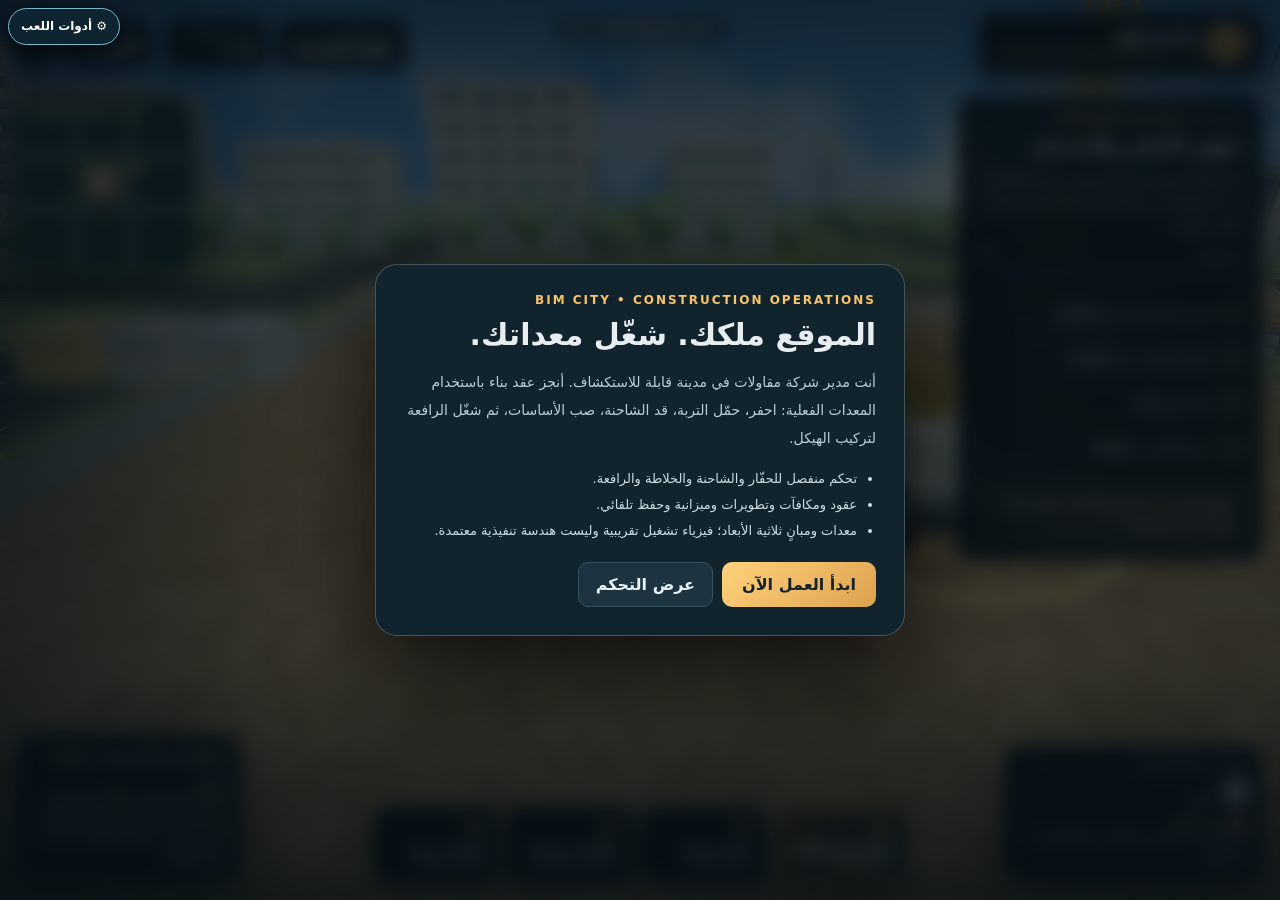
<file: arcade-forge-3d/bim-city.html>
<!doctype html><html lang="ar" dir="rtl"><head><meta charset="utf-8"><meta name="viewport" content="width=device-width,initial-scale=1,viewport-fit=cover"><meta name="theme-color" content="#0c1820"><meta name="description" content="BIM City Construction Operations — محاكاة موقع بناء ثلاثي الأبعاد بمعدات تفاعلية ومهام متسلسلة."><title>BIM CITY · CONSTRUCTION OPERATIONS V5 — MATERIALS LAB</title>
<style>
:root{color-scheme:dark;--ink:#e7edf0;--soft:#93aab6;--line:rgba(192,220,233,.17);--glow:#f6c469;--panel:rgba(12,23,31,.89);font-family:system-ui,'Segoe UI',Tahoma,sans-serif}
*{box-sizing:border-box}html,body{margin:0;width:100%;height:100%;overflow:hidden;background:#111b1e;color:var(--ink)}button{font:inherit;cursor:pointer}button:focus-visible{outline:2px solid #faca69;outline-offset:2px}#viewport{position:fixed;inset:0;width:100%;height:100%;touch-action:none;display:block}#shade{position:fixed;inset:0;pointer-events:none;background:linear-gradient(90deg,rgba(7,17,25,.50),transparent 24%,transparent 78%,rgba(7,17,25,.12)),linear-gradient(0deg,rgba(4,10,14,.65),transparent 28%,transparent 86%,rgba(4,10,14,.30))}
.topbar{position:fixed;inset:13px 17px auto;display:flex;align-items:center;gap:12px;direction:rtl;z-index:4;pointer-events:none}.topbar>*{pointer-events:auto}.logo{background:rgba(9,20,28,.91);border:1px solid var(--line);padding:11px 16px;border-radius:14px;box-shadow:0 12px 35px #0410196e;display:flex;align-items:center;gap:11px}.mark{display:grid;place-items:center;width:38px;height:38px;background:linear-gradient(140deg,#efc16d,#be8740);clip-path:polygon(50% 0,100% 21%,100% 78%,50% 100%,0 79%,0 21%);color:#141e23;font-weight:1000;font-size:18px}.logo h1{margin:0;font-size:14px;letter-spacing:1.2px;font-weight:950}.logo small{display:block;color:var(--glow);font-size:10px;letter-spacing:1.1px;margin-top:2px;direction:ltr;text-align:right}.top-metrics{display:flex;gap:8px;margin-inline-start:auto}.metric{background:var(--panel);border:1px solid var(--line);border-radius:12px;padding:9px 15px;min-width:103px;backdrop-filter:blur(10px)}.metric small{display:block;color:var(--soft);font-size:10px;margin-bottom:3px}.metric b{font-size:15px;direction:ltr;display:block;text-align:right;font-variant-numeric:tabular-nums}.outline-btn{border:1px solid var(--line);color:var(--ink);background:var(--panel);border-radius:11px;padding:12px 14px;font-weight:800}
#panel{position:fixed;right:17px;top:96px;width:306px;z-index:3;max-height:calc(100vh - 250px);overflow:auto;scrollbar-width:thin}.glass{background:var(--panel);border:1px solid var(--line);border-radius:17px;box-shadow:0 18px 48px #030a0e77;backdrop-filter:blur(14px)}.mission{padding:17px 17px 14px}.kicker{color:var(--glow);font-size:10px;letter-spacing:1px;font-weight:900}.mission h2{font-size:20px;margin:7px 0 10px;line-height:1.3}.mission p{font-size:12px;line-height:1.9;color:#c8d7dc;margin:0 0 12px}.progress-row{display:flex;align-items:center;justify-content:space-between;color:var(--soft);font-size:11px}.bar{height:7px;background:#23323b;border-radius:10px;margin:8px 0 14px;overflow:hidden}.bar>i{display:block;background:linear-gradient(90deg,#d49a44,#f6d794);height:100%;width:0%;border-radius:10px;transition:width .35s}.task{display:flex;align-items:center;gap:9px;padding:9px 0;border-top:1px solid var(--line);font-size:12px}.task i{font-style:normal;color:var(--glow);background:rgba(239,193,109,.12);border-radius:8px;width:26px;height:26px;display:grid;place-items:center}.task strong{font-size:13px;margin-inline-start:auto;direction:ltr}.task small{font-size:11px;color:var(--soft)}.hint{margin-top:11px;padding:11px 12px;background:rgba(239,193,109,.09);border:1px solid rgba(246,196,105,.2);color:#ffe3a9;font-size:12px;line-height:1.7;border-radius:10px}
#minimap{position:fixed;left:18px;top:96px;width:175px;height:175px;background:#12222dcc;border:1px solid var(--line);border-radius:16px;overflow:hidden;z-index:3;box-shadow:0 16px 40px #0008}#minimap canvas{width:100%;height:100%}#minimap strong{position:absolute;left:10px;top:8px;font-size:10px;color:#f4d490;letter-spacing:1px}
#machines{position:fixed;bottom:19px;left:50%;transform:translateX(-50%);display:flex;align-items:stretch;gap:8px;z-index:4;direction:rtl}#machines button{min-width:126px;max-width:155px;padding:10px 13px;border:1px solid var(--line);background:rgba(8,19,26,.89);border-radius:12px;color:#b7c9d1;backdrop-filter:blur(9px);box-shadow:0 7px 24px #07111a66;display:flex;flex-direction:column;text-align:right;gap:3px}#machines button.active{border-color:#edb85e;background:linear-gradient(145deg,rgba(65,56,34,.95),rgba(18,30,34,.95));color:#fff;box-shadow:inset 0 0 0 1px #d6a45633,0 8px 24px #0008}#machines b{font-size:13px}#machines small{font-size:10px;color:#94a6a9}#machines button.active small{color:#f6cc7e}.mach-n{font-size:17px;color:#eaba65;font-family:monospace}
#instrument{position:fixed;bottom:19px;right:17px;min-width:218px;padding:14px;z-index:3}.instrument-label{color:#9db2bb;font-size:10px;letter-spacing:1px}.speed{display:flex;align-items:baseline;gap:7px;margin:3px 0}.speed b{font-size:33px;line-height:1.18;font-variant-numeric:tabular-nums;font-weight:850}.speed span{color:var(--soft);font-size:12px}#fuel{font-size:11px;color:#e6c58b}.controls-line{color:#d2dbe0;font-size:11px;line-height:1.7;max-width:230px}
#controls{position:fixed;bottom:19px;left:17px;width:224px;padding:13px;z-index:3;font-size:11px;color:#ccd9dc;line-height:1.8}#controls b{color:#ffe1a4}#notify{position:fixed;left:50%;top:88px;transform:translateX(-50%) translateY(-9px);z-index:9;background:#122934e8;color:#fce2a8;padding:12px 21px;border:1px solid #eed09269;border-radius:11px;box-shadow:0 10px 50px #0008;opacity:0;pointer-events:none;transition:.24s;max-width:min(560px,90vw);text-align:center;font-size:13px}#notify.show{opacity:1;transform:translateX(-50%) translateY(0)}
.dialog{position:fixed;inset:0;z-index:12;display:flex;align-items:center;justify-content:center;padding:17px;background:rgba(4,12,17,.72);backdrop-filter:blur(9px)}.dialog[hidden]{display:none}.modal{width:min(530px,94vw);background:#11242d;border:1px solid rgba(226,240,242,.24);box-shadow:0 40px 90px #000a;border-radius:22px;padding:28px;max-height:90vh;overflow:auto}.modal .eyebrow{font-size:12px;color:#f8c36a;letter-spacing:2px;font-weight:900}.modal h2{font-size:30px;line-height:1.25;margin:9px 0 12px}.modal p{color:#bbcdd4;font-size:14px;line-height:2}.modal ul{padding-right:19px;font-size:13px;color:#cedce2;line-height:2}.modal-actions{display:flex;gap:9px;flex-wrap:wrap;margin-top:18px}.primary{background:linear-gradient(135deg,#ffd17c,#dca24e);color:#15212a;border:0;border-radius:10px;padding:12px 20px;font-weight:900;min-width:130px}.secondary{background:#1d3440;color:#e9f2f5;border:1px solid #34505f;border-radius:10px;padding:12px 17px;font-weight:850}.shopline{display:grid;grid-template-columns:1fr auto;gap:12px;align-items:center;padding:13px 0;border-bottom:1px solid var(--line)}.shopline small{display:block;color:#9cb5be;font-size:12px;line-height:1.6}.shopline button{padding:9px 14px;border:1px solid #cfb681;border-radius:10px;background:#29331f;color:#f9e4a8;font-weight:800}.shopline button:disabled{opacity:.35;cursor:not-allowed}
#touch{display:none;position:fixed;inset:auto 0 8px;height:204px;z-index:6;pointer-events:none}#touch button{pointer-events:auto;touch-action:none;user-select:none;-webkit-user-select:none;background:#142a35d9;border:1px solid #b2d3df56;border-radius:12px;color:#fff;font-size:17px;font-weight:bold;min-width:48px;min-height:48px;box-shadow:0 5px 15px #06101799}.pad{position:absolute;left:12px;bottom:26px;display:grid;grid-template-columns:repeat(3,51px);gap:3px;direction:ltr}.pad button:nth-child(1){grid-column:2}.pad button:nth-child(2){grid-column:1}.pad button:nth-child(3){grid-column:2}.pad button:nth-child(4){grid-column:3}.actions{position:absolute;right:12px;bottom:22px;display:grid;grid-template-columns:repeat(3,53px);gap:5px;direction:ltr}.actions button{font-size:11px!important;min-height:52px!important}.actions .work{grid-column:span 3;background:#bd8a3edf!important;color:#121d24!important}.actions small{font-size:9px;color:#d0e0e4}#crosshair{position:fixed;left:50%;top:50%;width:12px;height:12px;border:1px solid rgba(255,245,210,.38);border-radius:50%;transform:translate(-50%,-50%);pointer-events:none;z-index:2}
@media(max-width:980px){#controls{display:none}.top-metrics .metric:nth-child(2){display:none}#instrument{bottom:86px;left:13px;right:auto;min-width:130px;padding:9px 12px}#instrument .speed b{font-size:23px}#machines{bottom:8px}#machines button{min-width:98px;padding:7px 9px}#minimap{top:87px;width:118px;height:118px;left:10px}}
@media(max-width:670px){.topbar{inset:7px 8px auto;gap:5px}.logo{padding:7px 10px;gap:6px}.mark{height:28px;width:28px;font-size:13px}.logo h1{font-size:11px}.logo small{font-size:8px}.top-metrics{gap:3px}.metric{min-width:67px;padding:6px 7px;border-radius:9px}.metric b{font-size:12px}.metric small{font-size:8px}.outline-btn{padding:8px 9px;font-size:11px}#panel{right:7px;top:68px;width:min(60vw,258px);max-height:215px;overflow:hidden}.mission{padding:9px}.mission h2{font-size:15px;margin:4px 0}.mission p{font-size:10px;line-height:1.5;margin:0 0 4px}.mission .task:nth-of-type(n+3){display:none}.mission .hint{font-size:10px;padding:5px;margin-top:4px}.mission .bar{margin:3px 0 5px}.mission .task{padding:3px 0;font-size:10px}.mission .task i{width:19px;height:19px}#minimap{left:6px;top:68px;width:100px;height:100px}#instrument{left:7px;bottom:181px;min-width:100px;padding:7px}#instrument .controls-line,#instrument #fuel{display:none}#machines{bottom:6px;left:50%;width:98%;justify-content:center;gap:3px}#machines button{min-width:0;flex:1;max-width:94px;padding:5px;font-size:10px;border-radius:8px;text-align:center;align-items:center}#machines small{font-size:8px}#machines b{font-size:10px}.mach-n{font-size:13px}#touch{display:block}.pad{bottom:64px;left:6px;grid-template-columns:repeat(3,41px);gap:2px}.pad button{min-width:40px;min-height:40px;border-radius:9px}.actions{bottom:64px;right:6px;grid-template-columns:repeat(3,42px);gap:2px}.actions button{min-width:42px;min-height:41px!important;padding:2px;border-radius:9px;font-size:9px!important}.actions .work{min-height:38px!important}#notify{top:60px;font-size:11px}.modal{padding:18px}.modal h2{font-size:23px}}
#rendererTag{position:absolute;left:50%;top:16px;transform:translateX(-50%);z-index:5;font:700 10px system-ui;letter-spacing:.12em;color:#fff;background:rgba(14,25,27,.52);border:1px solid rgba(255,255,255,.18);border-radius:99px;padding:7px 15px;pointer-events:none} @media(max-width:700px){#rendererTag{display:none}}#missionToggle{display:none}@media(max-width:700px){#missionToggle{display:block;background:#213440;color:#ffdaa2;border:1px solid #fff3;border-radius:10px;padding:6px 11px;width:100%;font-weight:700;cursor:pointer}#panel.compact{top:110px;max-height:128px}#panel.compact .mission{padding:7px 10px}#panel.compact .mission p,#panel.compact #tasks,#panel.compact .hint,#panel.compact .bar{display:none}#panel.compact .mission h2{font-size:14px;margin:2px}#panel.compact .kicker{font-size:9px}#panel.compact .progress-row{font-size:10px}}
</style></head><body>
<canvas id="viewport" aria-label="عالم موقع البناء ثلاثي الأبعاد"></canvas><div id="shade"></div><span id="rendererTag" aria-hidden="true">V6 · EARTHWORK SIM</span><div id="crosshair"></div>
<header class="topbar"><div class="logo"><div class="mark">BC</div><div><h1>BIM CITY</h1><small>CONSTRUCTION OPERATIONS · V6</small></div></div><div class="top-metrics"><div class="metric"><small>رصيد الشركة</small><b id="wallet">45,000 SAR</b></div><div class="metric"><small>سمعة المقاول</small><b id="rep">★ 0</b></div></div><button id="shopBtn" class="outline-btn">الورشة</button><button id="helpBtn" class="outline-btn">؟</button></header>
<aside id="panel"><button id="missionToggle" type="button" aria-expanded="false">المهمة الحالية ▾</button><div class="mission glass"><div class="kicker" id="contractLabel">عقد 01 · DEVELOPMENT ZONE</div><h2 id="missionTitle">الحفر والتحميل</h2><p id="missionDesc">قم بتشغيل الحفّار واملأ الشاحنة بالتربة.</p><div class="progress-row"><span>إنجاز العقد</span><b id="percentage">0%</b></div><div class="bar"><i id="stageFill"></i></div><div id="tasks"></div><div class="hint" id="hint">شغّل الحفّار وابدأ الحفر.</div></div></aside>
<div id="minimap"><canvas width="230" height="230" id="map"></canvas><strong>PROJECT MAP · N</strong></div>
<div id="instrument" class="glass"><div class="instrument-label" id="instrumentName">EXCAVATOR • E-01</div><div class="speed"><b id="speed">0</b><span id="speedUnit">km/h</span></div><div id="fuel">⛽ الوقود: <span id="fuelPct">98</span>%</div><div class="controls-line" id="dynamicControls"></div></div>
<div id="machines"><button id="btnExc" data-machine="excavator"><span class="mach-n">01</span><b>حفّار هيدروليكي</b><small>EXCAVATOR</small></button><button id="btnTruck" data-machine="truck"><span class="mach-n">02</span><b>شاحنة نقل</b><small>DUMP TRUCK</small></button><button id="btnMixer" data-machine="mixer"><span class="mach-n">03</span><b>خلاطة خرسانة</b><small>CONCRETE MIXER</small></button><button id="btnCrane" data-machine="crane"><span class="mach-n">04</span><b>رافعة برجية</b><small>TOWER CRANE</small></button></div>
<div id="controls" class="glass"><b>W / S</b> الحركة للأمام والخلف · <b>A / D</b> التوجيه<br><b>Q / E</b> دوران المعدة · <b>I / K</b> رفع وخفض<br><b>J / L</b> امتداد الذراع · <b>U / O</b> الدلو/الخطاف<br><b>F</b> تنفيذ العمل · <b>C</b> تبديل الكاميرا · اسحب لتدوير الكاميرا</div>
<div id="notify" role="status" aria-live="polite"></div>
<div id="touch"><div class="pad"><button data-key="w">▲</button><button data-key="a">◀</button><button data-key="s">▼</button><button data-key="d">▶</button></div><div class="actions"><button data-key="q">↶</button><button data-key="i">↑</button><button data-key="e">↷</button><button data-key="j">−</button><button data-key="k">↓</button><button data-key="l">+</button><button data-key="u">U</button><button data-key="o">O</button><button data-key="c">CAM</button><button class="work" data-key="f">تنفيذ / حفر / تفريغ</button></div></div>
<div id="welcome" class="dialog"><div class="modal"><div class="eyebrow">BIM CITY • CONSTRUCTION OPERATIONS</div><h2>الموقع ملكك. شغّل معداتك.</h2><p>أنت مدير شركة مقاولات في مدينة قابلة للاستكشاف. أنجز عقد بناء باستخدام المعدات الفعلية: احفر، حمّل التربة، قد الشاحنة، صب الأساسات، ثم شغّل الرافعة لتركيب الهيكل.</p><ul><li>تحكم منفصل للحفّار والشاحنة والخلاطة والرافعة.</li><li>عقود ومكافآت وتطويرات وميزانية وحفظ تلقائي.</li><li>معدات ومبانٍ ثلاثية الأبعاد؛ فيزياء تشغيل تقريبية وليست هندسة تنفيذية معتمدة.</li></ul><div class="modal-actions"><button class="primary" id="startBtn">ابدأ العمل الآن</button><button class="secondary" id="settingsBtn">عرض التحكم</button></div></div></div>
<div id="help" class="dialog" hidden><div class="modal"><div class="eyebrow">OPERATIONS MANUAL</div><h2>كتيّب التشغيل</h2><p><b>القيادة:</b> W/S للتحريك، A/D للدوران، C لتغيير الكاميرا، واسحب المشهد لدوران الكاميرا.</p><p><b>الحفّار:</b> Q/E دوران الكابينة، I/K رفع وخفض الذراع، J/L إطالة وتقريب، U/O إمالة الدلو، F للحفر داخل المنطقة الترابية والتفريغ فوق صندوق الشاحنة.</p><p><b>الشاحنة:</b> قدها إلى منطقة التفريغ الصفراء وتوقف، ثم اضغط F. <b>الخلاطة:</b> اذهب إلى الأساسات وتوقف واضغط F لبدء الصب.</p><p><b>الرافعة:</b> Q/E للدوران، J/L لتحريك العربة، I/K لرفع وخفض الخطاف، F لالتقاط القطعة وإفلاتها في المكان المخصص.</p><p>على الجوال ستجد أزرارًا مخصصة للحركة وتشغيل المعدات.</p><div class="modal-actions"><button class="secondary" id="qualityBtn">جودة الرسومات: متوازن</button><button class="primary" id="closeHelp">متابعة اللعب</button></div></div></div>
<div id="shop" class="dialog" hidden><div class="modal"><div class="eyebrow">EQUIPMENT WORKSHOP</div><h2>ورشة تطوير الأسطول</h2><p>اشترِ تطويرات للمحركات والذراع الهيدروليكي وسعة دلو الحفر. تبقى التطويرات محفوظة على هذا الجهاز.</p><div id="shopList"></div><div class="modal-actions"><button class="secondary" id="closeShop">العودة للموقع</button></div></div></div>
<div id="win" class="dialog" hidden><div class="modal"><div class="eyebrow">CONTRACT COMPLETED</div><h2>تم تسليم المشروع بنجاح</h2><p id="winDetails"></p><div class="modal-actions"><button class="primary" id="nextContract">ابدأ عقدًا جديدًا</button><button class="secondary" id="freeRoam">تجول في الموقع</button></div></div></div>
<div id="fallback" class="dialog" hidden><div class="modal"><h2>تعذر تشغيل المحرك ثلاثي الأبعاد</h2><p id="errorText"></p><button class="primary" onclick="location.reload()">إعادة المحاولة</button></div></div>
<script>
// Tiny offline WebGL engine: true perspective 3D, light, depth test and fog.
// Lightweight offline forward renderer with physically-inspired lighting and atmospheric sky.
const VERT=`attribute vec3 aPos;attribute vec3 aNor;attribute vec3 aCol;uniform mat4 uVP;uniform vec3 uCam;varying vec3 vCol;varying vec3 vNormal;varying vec3 vView;varying vec3 vWorld;varying float vFog;varying float vHeight;void main(){gl_Position=uVP*vec4(aPos,1.);vCol=aCol;vNormal=aNor;vView=uCam-aPos;vWorld=aPos;vFog=length(vView);vHeight=aPos.y;}`;
const FRAG=`precision highp float;
uniform vec3 uFogColor;uniform float uFogStart;uniform float uFogEnd;
uniform sampler2D uSoil;uniform sampler2D uAsphalt;uniform sampler2D uConcrete;uniform sampler2D uGrass;
uniform vec4 uMachines[4];uniform float uTime;
varying vec3 vCol;varying vec3 vNormal;varying vec3 vView;varying vec3 vWorld;varying float vFog;varying float vHeight;
float hash3(vec3 p){p=fract(p*.1031);p+=dot(p,p.yzx+33.33);return fract((p.x+p.y)*p.z);}
float noise(vec3 p){vec3 i=floor(p),f=fract(p);f=f*f*(3.-2.*f);return mix(mix(mix(hash3(i),hash3(i+vec3(1,0,0)),f.x),mix(hash3(i+vec3(0,1,0)),hash3(i+vec3(1,1,0)),f.x),f.y),mix(mix(hash3(i+vec3(0,0,1)),hash3(i+vec3(1,0,1)),f.x),mix(hash3(i+vec3(0,1,1)),hash3(i+vec3(1,1,1)),f.x),f.y),f.z);}
void main(){
 vec3 n=normalize(vNormal),sun=normalize(vec3(.48,.80,.38)),eye=normalize(vView);
 float isFloor=1.-smoothstep(.67,.82,abs(vWorld.y));
 // classify exposed horizontal earth / asphalt, independent of object labels
 float flatness=smoothstep(.72,.92,n.y),low=1.-smoothstep(.09,.19,vWorld.y);
 float road=low*flatness*(1.-smoothstep(.38,.46,vCol.r));
 float construction=low*flatness*smoothstep(.40,.52,vCol.r)*(1.-smoothstep(.89,1.14,vCol.g/max(.01,vCol.r)));
 float meadow=low*flatness*(1.-road)*(1.-construction);
 // Repeating seamless albedo is in world metres. Every surface shares world coordinates.
 vec3 base=pow(max(vCol,vec3(.001)),vec3(2.2));
 if(low*flatness>.01){
    if(road>.18){vec3 tarmac=pow(texture2D(uAsphalt,fract(vWorld.xz*.245)).rgb,vec3(2.2));base=mix(base,tarmac,road*.92);}
    else if(construction>.18){vec3 soil=pow(texture2D(uSoil,fract(vWorld.xz*.145)).rgb,vec3(2.2));base=mix(base,soil,construction*.96);}
    else{vec3 lawn=pow(texture2D(uGrass,fract(vWorld.xz*.125)).rgb,vec3(2.2));base=mix(base,lawn,meadow*.84);}
 }
 float neutral=1.-smoothstep(.06,.18,max(max(abs(vCol.r-vCol.g),abs(vCol.g-vCol.b)),abs(vCol.r-vCol.b)));
 float structural=neutral*smoothstep(.40,.66,vCol.r)*(1.-low*flatness);
 if(structural>.02){
   vec2 mapping=abs(n.x)>abs(n.z)?vWorld.zy:vWorld.xy;
   vec3 cement=pow(texture2D(uConcrete,fract(mapping*.15)).rgb,vec3(2.2));base=mix(base,cement,structural*.66);
 }
 // Multiscale wear on painted machinery and oxidized structural metal.
 float fine=hash3(floor(vWorld*16.0));
 float machinery=smoothstep(.09,.32,vCol.r-vCol.b)*smoothstep(.38,.60,vCol.r)*(1.-low*flatness);
 base*=1.0+(fine-.5)*.046;
 float edgeDust=clamp((2.6-vWorld.y)/2.6,0.,1.)*machinery;
 base=mix(base,base*vec3(.76,.69,.58),edgeDust*.12);
 float diffuse=max(dot(n,sun),0.);
 float ambientOcclusion=mix(.43,.86,smoothstep(-.5,.94,n.y));
 vec3 ambient=vec3(.48,.56,.62)*(.48+.35*ambientOcclusion);
 vec3 direct=vec3(1.33,1.15,.92)*diffuse*1.04;
 vec3 fill=vec3(.26,.27,.26)*max(-dot(n,sun),0.);
 // Ground contact / ambient occlusion beneath vehicles, with soft penumbrae.
 float ground=low*flatness,contact=0.;
 for(int i=0;i<4;i++){
  vec3 q=vec3(uMachines[i].x,.0,uMachines[i].y);
  vec2 offset=(vWorld.xz-q.xz)*vec2(1.,1.1);
  float ratio=dot(offset,offset)/(uMachines[i].z*uMachines[i].z);
  float s=1.0/(1.+ratio*5.4);
  contact=max(contact,s);
 }
 vec3 shaded=base*(ambient+direct+fill)*(1.-ground*contact*.52);
 // Metallic accents have tight microfacet reflections, glass has a cleaner sheen.
 float steel=clamp((vCol.b-vCol.r)*2.+.28,0.,1.);
 vec3 halfAngle=normalize(sun+eye);
 float spec=pow(max(dot(n,halfAngle),0.),mix(21.,128.,steel));
 shaded+=vec3(1.1,1.02,.91)*spec*(.065+steel*.25)*diffuse;
 float haze=clamp((vFog-uFogStart)/max(1.,uFogEnd-uFogStart),0.,1.);
 haze=haze*haze*(3.-2.*haze);
 shaded=mix(shaded,pow(uFogColor,vec3(2.2)),haze*.90);
 vec3 film=(shaded*(2.51*shaded+.03))/(shaded*(2.43*shaded+.59)+.14);
 gl_FragColor=vec4(pow(clamp(film,0.,1.),vec3(1./2.2)),1.);
}`;
const SKY_VERT=`attribute vec2 aXY;varying vec2 vUV;void main(){vUV=aXY*.5+.5;gl_Position=vec4(aXY,1.,1.);}`;
const SKY_FRAG=`precision highp float;
varying vec2 vUV;uniform vec3 uSkyTop;uniform vec3 uSkyLow;uniform float uSpace;
float hash21(vec2 p){return fract(sin(dot(p,vec2(127.1,311.7)))*43758.5453123);}
float noise2(vec2 p){vec2 i=floor(p),f=fract(p);f=f*f*(3.-2.*f);return mix(mix(hash21(i),hash21(i+vec2(1,0)),f.x),mix(hash21(i+vec2(0,1)),hash21(i+vec2(1,1)),f.x),f.y);}
float fbm(vec2 p){float a=0.,w=.5;for(int k=0;k<5;k++){a+=noise2(p)*w;p=p*2.13+vec2(11.1,17.3);w*=.51;}return a;}
void main(){
 float h=clamp(vUV.y,0.,1.);
 vec3 zenith=vec3(.31,.56,.77),horizon=vec3(.69,.80,.85);
 vec3 col=mix(horizon,zenith,smoothstep(.10,.94,h));
 vec2 nuv=vec2(vUV.x*8.4,vUV.y*6.7);
 float cloud=fbm(nuv+vec2(3.,1.2));
 float cloudBand=smoothstep(.38,.75,h)*(1.-smoothstep(.84,1.02,h));
 float cover=smoothstep(.48,.68,cloud)*cloudBand;
 col=mix(col,vec3(.91,.93,.91),cover*.58);
 float sh=clamp((cloud-.48)*3.,0.,1.);
 col-=vec3(.095,.12,.13)*sh*cloudBand;
 vec2 sunVec=(vUV-vec2(.77,.77))*vec2(1.7,1.);
 float sun=exp(-dot(sunVec,sunVec)*130.);
 col+=vec3(.92,.69,.36)*sun*.33;
 col+=vec3(.30,.27,.22)*exp(-dot(sunVec,sunVec)*11.)*.12;
 gl_FragColor=vec4(clamp(col,0.,1.),1.);
}`;
const rgb=col=>{if(Array.isArray(col))return col;let h=col.replace('#','');if(h.length===3)h=[...h].map(x=>x+x).join('');return [parseInt(h.slice(0,2),16)/255,parseInt(h.slice(2,4),16)/255,parseInt(h.slice(4,6),16)/255];};
const scale=(c,f)=>c.map(x=>Math.max(0,Math.min(1,x*f)));
const add=(a,b)=>[a[0]+b[0],a[1]+b[1],a[2]+b[2]];
const sub=(a,b)=>[a[0]-b[0],a[1]-b[1],a[2]-b[2]];
const cross=(a,b)=>[a[1]*b[2]-a[2]*b[1],a[2]*b[0]-a[0]*b[2],a[0]*b[1]-a[1]*b[0]];
const norm=a=>{let l=Math.hypot(...a)||1;return a.map(x=>x/l)};
const ident=()=>new Float32Array([1,0,0,0, 0,1,0,0, 0,0,1,0, 0,0,0,1]);
function perspective(fov,aspect,near,far){const f=1/Math.tan(fov/2),out=ident();out[0]=f/aspect;out[5]=f;out[10]=(far+near)/(near-far);out[11]=-1;out[14]=2*far*near/(near-far);out[15]=0;return out;}
function lookAt(eye,target,up=[0,1,0]){const z=norm(sub(eye,target)),x=norm(cross(up,z)),y=cross(z,x);return new Float32Array([x[0],y[0],z[0],0,x[1],y[1],z[1],0,x[2],y[2],z[2],0,-(x[0]*eye[0]+x[1]*eye[1]+x[2]*eye[2]),-(y[0]*eye[0]+y[1]*eye[1]+y[2]*eye[2]),-(z[0]*eye[0]+z[1]*eye[1]+z[2]*eye[2]),1]);}
function mul(a,b){const o=new Float32Array(16);for(let c=0;c<4;c++)for(let r=0;r<4;r++){o[c*4+r]=0;for(let k=0;k<4;k++)o[c*4+r]+=a[k*4+r]*b[c*4+k]}return o}
const memo={};
class WorldRenderer {
  constructor(canvas){this.canvas=canvas;const gl=canvas.getContext('webgl',{antialias:true,alpha:false,preserveDrawingBuffer:false})||canvas.getContext('experimental-webgl');if(!gl)throw Error('WebGL غير متاح في هذا المتصفح. فعّل تسريع الرسومات وحاول مجددًا.');this.gl=gl;const shader=(type,src)=>{let s=gl.createShader(type);gl.shaderSource(s,src);gl.compileShader(s);if(!gl.getShaderParameter(s,gl.COMPILE_STATUS))throw Error(gl.getShaderInfoLog(s));return s};let p=gl.createProgram();gl.attachShader(p,shader(gl.VERTEX_SHADER,VERT));gl.attachShader(p,shader(gl.FRAGMENT_SHADER,FRAG));gl.linkProgram(p);if(!gl.getProgramParameter(p,gl.LINK_STATUS))throw Error(gl.getProgramInfoLog(p));gl.useProgram(p);this.p=p;this.a={pos:gl.getAttribLocation(p,'aPos'),nor:gl.getAttribLocation(p,'aNor'),col:gl.getAttribLocation(p,'aCol')};this.u={vp:gl.getUniformLocation(p,'uVP'),cam:gl.getUniformLocation(p,'uCam'),fog:gl.getUniformLocation(p,'uFogColor'),start:gl.getUniformLocation(p,'uFogStart'),end:gl.getUniformLocation(p,'uFogEnd')};this.buf=gl.createBuffer();this.arr=[];this.eye=[0,8,14];gl.enable(gl.DEPTH_TEST);gl.depthFunc(gl.LEQUAL);
    this.materialTex=[];
    const texSources=['[data-uri]','[data-uri]','[data-uri]','[data-uri]'];
    for(let i=0;i<texSources.length;i++){
      const tex=gl.createTexture();this.materialTex.push(tex);
      gl.activeTexture(gl.TEXTURE0+i);gl.bindTexture(gl.TEXTURE_2D,tex);
      gl.texImage2D(gl.TEXTURE_2D,0,gl.RGB,1,1,0,gl.RGB,gl.UNSIGNED_BYTE,new Uint8Array([144,135,123]));
      gl.texParameteri(gl.TEXTURE_2D,gl.TEXTURE_WRAP_S,gl.REPEAT);
      gl.texParameteri(gl.TEXTURE_2D,gl.TEXTURE_WRAP_T,gl.REPEAT);
      gl.texParameteri(gl.TEXTURE_2D,gl.TEXTURE_MIN_FILTER,gl.LINEAR_MIPMAP_LINEAR);
      gl.texParameteri(gl.TEXTURE_2D,gl.TEXTURE_MAG_FILTER,gl.LINEAR);
      const image=new Image();image.onload=()=>{gl.activeTexture(gl.TEXTURE0+i);gl.bindTexture(gl.TEXTURE_2D,tex);gl.pixelStorei(gl.UNPACK_FLIP_Y_WEBGL,1);gl.texImage2D(gl.TEXTURE_2D,0,gl.RGB,gl.RGB,gl.UNSIGNED_BYTE,image);gl.generateMipmap(gl.TEXTURE_2D);};
      image.src=texSources[i];
    }
    gl.useProgram(p);
    // Optional photographic CC0 albedo replacements from Poly Haven; offline textures above remain the guaranteed fallback.
    const remote=[null,'https://dl.polyhaven.org/file/ph-assets/Textures/png/1k/asphalt_03/asphalt_03_diff_1k.png','https://dl.polyhaven.org/file/ph-assets/Textures/jpg/1k/concrete_floor/concrete_floor_diff_1k.jpg',null];
    if(location.protocol==='https:')remote.forEach((url,i)=>{
      if(!url)return;const im=new Image();im.crossOrigin='anonymous';im.onload=()=>{
        gl.activeTexture(gl.TEXTURE0+i);gl.bindTexture(gl.TEXTURE_2D,this.materialTex[i]);
        gl.pixelStorei(gl.UNPACK_FLIP_Y_WEBGL,1);
        gl.texImage2D(gl.TEXTURE_2D,0,gl.RGB,gl.RGB,gl.UNSIGNED_BYTE,im);
        gl.generateMipmap(gl.TEXTURE_2D);
      };im.src=url;
    });
    const names=['uSoil','uAsphalt','uConcrete','uGrass'];
    names.forEach((n,i)=>gl.uniform1i(gl.getUniformLocation(p,n),i));
    this.u.machines=gl.getUniformLocation(p,'uMachines[0]');
    this.u.time=gl.getUniformLocation(p,'uTime');

    const skyProgram=gl.createProgram();gl.attachShader(skyProgram,shader(gl.VERTEX_SHADER,SKY_VERT));gl.attachShader(skyProgram,shader(gl.FRAGMENT_SHADER,SKY_FRAG));gl.linkProgram(skyProgram);if(!gl.getProgramParameter(skyProgram,gl.LINK_STATUS))throw Error(gl.getProgramInfoLog(skyProgram));this.skyProgram=skyProgram;this.skyBuf=gl.createBuffer();gl.bindBuffer(gl.ARRAY_BUFFER,this.skyBuf);gl.bufferData(gl.ARRAY_BUFFER,new Float32Array([-1,-1,3,-1,-1,3]),gl.STATIC_DRAW);this.skyLoc={position:gl.getAttribLocation(skyProgram,'aXY'),top:gl.getUniformLocation(skyProgram,'uSkyTop'),low:gl.getUniformLocation(skyProgram,'uSkyLow'),space:gl.getUniformLocation(skyProgram,'uSpace')};}
  clear(color){let c=rgb(color);const gl=this.gl;gl.viewport(0,0,this.canvas.width,this.canvas.height);gl.clearColor(...c,1);gl.clear(gl.COLOR_BUFFER_BIT|gl.DEPTH_BUFFER_BIT);gl.disable(gl.DEPTH_TEST);gl.useProgram(this.skyProgram);gl.uniform3fv(this.skyLoc.low,c.map(v=>Math.min(.9,v*1.78+.05)));gl.uniform3fv(this.skyLoc.top,c.map(v=>v*.47));gl.uniform1f(this.skyLoc.space,(c[0]<.07&&c[1]<.12)?1:0);gl.bindBuffer(gl.ARRAY_BUFFER,this.skyBuf);gl.enableVertexAttribArray(this.skyLoc.position);gl.vertexAttribPointer(this.skyLoc.position,2,gl.FLOAT,false,0,0);gl.drawArrays(gl.TRIANGLES,0,3);gl.disableVertexAttribArray(this.skyLoc.position);gl.enable(gl.DEPTH_TEST);gl.useProgram(this.p);this.arr=[];}
  vertex(p,n,c){this.arr.push(...p,...n,...c);}
  triangle(a,b,c,color){let n=norm(cross(sub(b,a),sub(c,a))),co=rgb(color);this.vertex(a,n,co);this.vertex(b,n,co);this.vertex(c,n,co);}
  quad(a,b,c,d,color){this.triangle(a,b,c,color);this.triangle(a,c,d,color)}
  box(x,y,z,w,h,d,color,yaw=0){let c=rgb(color),hw=w/2,hd=d/2,hh=h/2,co=Math.cos(yaw),si=Math.sin(yaw);let pt=(dx,dy,dz)=>[x+dx*co+dz*si,y+dy,z-dx*si+dz*co];const A=pt(-hw,-hh,-hd),B=pt(hw,-hh,-hd),C=pt(hw,hh,-hd),D=pt(-hw,hh,-hd),E=pt(-hw,-hh,hd),F=pt(hw,-hh,hd),G=pt(hw,hh,hd),H=pt(-hw,hh,hd);this.quad(A,D,C,B,scale(c,.75));this.quad(E,F,G,H,c);this.quad(A,E,H,D,scale(c,.8));this.quad(B,C,G,F,scale(c,.94));this.quad(D,H,G,C,scale(c,1.15));this.quad(A,B,F,E,scale(c,.55));}
  plane(x,y,z,w,d,color){let c=rgb(color),a=[x-w/2,y,z-d/2],b=[x+w/2,y,z-d/2],cc=[x+w/2,y,z+d/2],dd=[x-w/2,y,z+d/2];this.quad(a,dd,cc,b,c);}
  pyramid(x,y,z,w,h,d,color,yaw=0){let c=rgb(color),co=Math.cos(yaw),si=Math.sin(yaw),pt=(a,b)=>[x+a*co+b*si,y,z-a*si+b*co],a=pt(-w/2,-d/2),b=pt(w/2,-d/2),e=pt(w/2,d/2),f=pt(-w/2,d/2),peak=[x,y+h,z];this.quad(a,b,e,f,scale(c,.7));this.triangle(a,peak,b,scale(c,.84));this.triangle(b,peak,e,c);this.triangle(e,peak,f,scale(c,1.12));this.triangle(f,peak,a,scale(c,.85));}
  cylinder(x,y,z,top,bot,h,color,segments=9){const c=rgb(color);for(let i=0;i<segments;i++){let a=i*2*Math.PI/segments,b=(i+1)*2*Math.PI/segments;const a1=[x+bot*Math.cos(a),y-h/2,z+bot*Math.sin(a)],b1=[x+bot*Math.cos(b),y-h/2,z+bot*Math.sin(b)],a2=[x+top*Math.cos(a),y+h/2,z+top*Math.sin(a)],b2=[x+top*Math.cos(b),y+h/2,z+top*Math.sin(b)];this.quad(a1,b1,b2,a2,scale(c,.9+.12*Math.cos(a)));this.triangle([x,y+h/2,z],a2,b2,scale(c,1.1));this.triangle([x,y-h/2,z],b1,a1,scale(c,.67));}}
  sphere(x,y,z,r,color,s=10,t=6){let c=rgb(color);for(let j=0;j<t;j++){let a=-Math.PI/2+Math.PI*j/t,b=-Math.PI/2+Math.PI*(j+1)/t;for(let i=0;i<s;i++){let u=i*2*Math.PI/s,v=(i+1)*2*Math.PI/s,p=(h,l)=>[x+r*Math.cos(h)*Math.cos(l),y+r*Math.sin(h),z+r*Math.cos(h)*Math.sin(l)];this.quad(p(a,u),p(a,v),p(b,v),p(b,u),scale(c,.84+.18*Math.sin(i*2+j*4)));}}}
  beam(x,y,z,x2,y2,z2,r,color){const a=[x,y,z],b=[x2,y2,z2],v=norm(sub(b,a)),up=Math.abs(v[1])>.92?[1,0,0]:[0,1,0],u=norm(cross(v,up)),w=norm(cross(v,u));let pts=(p,s,t)=>add(add(p,u.map(e=>e*s*r)),w.map(e=>e*t*r)),p1=pts(a,-1,-1),p2=pts(a,1,-1),p3=pts(a,1,1),p4=pts(a,-1,1),q1=pts(b,-1,-1),q2=pts(b,1,-1),q3=pts(b,1,1),q4=pts(b,-1,1);this.quad(p1,p2,q2,q1,color);this.quad(p2,p3,q3,q2,color);this.quad(p3,p4,q4,q3,color);this.quad(p4,p1,q1,q4,color);this.quad(p4,p3,p2,p1,color);this.quad(q1,q2,q3,q4,color);}
  disc(x,y,z,r,color,segments=20){const c=rgb(color);for(let i=0;i<segments;i++){let a=i*2*Math.PI/segments,b=(i+1)*2*Math.PI/segments;this.triangle([x,y,z],[x+Math.cos(b)*r,y,z+Math.sin(b)*r],[x+Math.cos(a)*r,y,z+Math.sin(a)*r],c);}}

  smoothEllipsoid(x,y,z,rx,ry,rz,color,segments=18,rings=10,yaw=0){
    const col=rgb(color),cy=Math.cos(yaw),sy=Math.sin(yaw);
    const v=(phi,theta)=>{const xx=Math.cos(phi)*Math.cos(theta),yy=Math.sin(phi),zz=Math.cos(phi)*Math.sin(theta);
      return {p:[x+(xx*rx)*cy+(zz*rz)*sy,y+yy*ry,z-(xx*rx)*sy+(zz*rz)*cy],n:norm([(xx/rx)*cy+(zz/rz)*sy,yy/ry,-(xx/rx)*sy+(zz/rz)*cy])};};
    for(let a=0;a<rings;a++){let lo=-Math.PI/2+a*Math.PI/rings,hi=-Math.PI/2+(a+1)*Math.PI/rings;
      for(let b=0;b<segments;b++){let t=b*2*Math.PI/segments,u=(b+1)*2*Math.PI/segments;
        const A=v(lo,t),B=v(lo,u),C=v(hi,u),D=v(hi,t);
        for(const q of [[A,B,C],[A,C,D]])for(const w of q)this.vertex(w.p,w.n,col);
      }
    }
  }
  tube3(points,radius,color,segments=12){
    const col=rgb(color);
    for(let i=0;i<points.length-1;i++){
      const a=points[i],b=points[i+1],axis=norm(sub(b,a));let ref=Math.abs(axis[1])>.9?[1,0,0]:[0,1,0];let u=norm(cross(axis,ref)),v=norm(cross(axis,u));
      const ring=(p,t)=>{let n=add(u.map(x=>x*Math.cos(t)),v.map(x=>x*Math.sin(t)));return {p:add(p,n.map(x=>x*radius)),n};};
      for(let j=0;j<segments;j++){let t=j*Math.PI*2/segments,t2=(j+1)*Math.PI*2/segments,A=ring(a,t),B=ring(a,t2),C=ring(b,t2),D=ring(b,t);
        for(let Q of [[A,C,B],[A,D,C]])for(let q of Q)this.vertex(q.p,q.n,col);
      }
    }
  }
  axialWheel(cx,cy,cz,yaw,r,w){
    const col=rgb('#22272a'),side=rgb('#35383b'),rim=rgb('#a7abb0');
    const ax=[Math.cos(yaw),0,Math.sin(yaw)],tang=[-Math.sin(yaw),0,Math.cos(yaw)];
    const point=(x,t,rad)=>[cx+ax[0]*x+tang[0]*rad*Math.cos(t),cy+rad*Math.sin(t),cz+ax[2]*x+tang[2]*rad*Math.cos(t)];
    const path=[[-w*.5,r*.71],[-w*.46,r*.91],[-w*.35,r],[w*.35,r],[w*.46,r*.91],[w*.5,r*.71]];
    for(let k=0;k<path.length-1;k++)for(let j=0;j<24;j++){
      const a=j*Math.PI/12,b=(j+1)*Math.PI/12,
        A=point(path[k][0],a,path[k][1]),B=point(path[k][0],b,path[k][1]),C=point(path[k+1][0],b,path[k+1][1]),D=point(path[k+1][0],a,path[k+1][1]);
      const n=norm([tang[0]*Math.cos((a+b)/2),Math.sin((a+b)/2),tang[2]*Math.cos((a+b)/2)]);
      for(let q of [A,B,C,A,C,D])this.vertex(q,n,k===2?col:side);
    }
    for(let sign of [-1,1]){
      const x=sign*w*.515;
      for(let j=0;j<24;j++){
        const a=j*Math.PI/12,b=(j+1)*Math.PI/12,n=ax.map(k=>k*sign),ring=point(x,a,r*.63),ring2=point(x,b,r*.63),inner=point(x,a,r*.37),inner2=point(x,b,r*.37);
        for(let q of [ring,ring2,inner2,ring,inner2,inner])this.vertex(q,n,rim);
      }
      for(let k=0;k<6;k++){const a=k*Math.PI/3;
        const pos=point(x+sign*.03,a,r*.51);this.smoothEllipsoid(...pos,.07,.07,.07,'#494e53',8,5);
      }
    }
    // tread blocks wrap the tyre circumference and follow its actual rolling axle.
    for(let j=0;j<16;j++){
      const a=(j+.5)*2*Math.PI/16;
      for(let q of [-1,1]){
        const p=point(q*w*.23,a,r*1.02),nn=[tang[0]*Math.cos(a),Math.sin(a),tang[2]*Math.cos(a)];
        this.tube3([p,add(p,nn.map(v=>v*.035))],.08,'#171b1e',5);
      }
    }
  }
  chamferBox(x,y,z,w,h,d,bevel,color,yaw=0){
    // Automotive-grade faceted enclosure: flat roof, bevelled corners, consistent panels.
    const col=rgb(color),a=w/2,b=d/2,c=Math.min(bevel,a*.45,b*.45,h*.20),cs=Math.cos(yaw),sn=Math.sin(yaw);
    const points=(inset,Y)=>{
      let A=a-inset,B=b-inset,R=Math.max(.04,c-inset*.24);
      const xy=[[-A+R,-B],[A-R,-B],[A,-B+R],[A,B-R],[A-R,B],[-A+R,B],[-A,B-R],[-A,-B+R]];
      return xy.map(([px,pz])=>[x+px*cs+pz*sn,Y,z-px*sn+pz*cs]);
    };
    const lo=points(0,y-h/2+c*.4),hi=points(0,y+h/2-c),top=points(c,y+h/2);
    for(let i=0;i<8;i++){const j=(i+1)%8,shade=.91+.07*(i%3);this.quad(lo[i],lo[j],hi[j],hi[i],scale(col,shade));this.quad(hi[i],hi[j],top[j],top[i],scale(col,.93));}
    const mid=[x,y+h/2,z];for(let i=0;i<8;i++)this.triangle(mid,top[i],top[(i+1)%8],scale(col,1.05));
  }
  scoop(x,y,z,yaw){
    // Excavator bucket with visible concave interior, side plates and teeth.
    const body=rgb('#bb833c'),inner=rgb('#665543');let cy=Math.cos(yaw),sy=Math.sin(yaw);
    const p=(a,b,c)=>[x+a*cy+c*sy,y+b,z-a*sy+c*cy];
    for(let j=0;j<9;j++){
      let t=j*Math.PI/8,t2=(j+1)*Math.PI/8;
      const a=p(-.8,-.13+Math.sin(t)*.66,-.48+Math.cos(t)*.86),b=p(.8,-.13+Math.sin(t)*.66,-.48+Math.cos(t)*.86),
        c=p(.8,-.13+Math.sin(t2)*.66,-.48+Math.cos(t2)*.86),d=p(-.8,-.13+Math.sin(t2)*.66,-.48+Math.cos(t2)*.86);
      this.quad(a,b,c,d,body);const A=p(-.65,-.09+Math.sin(t)*.50,-.48+Math.cos(t)*.72),B=p(.65,-.09+Math.sin(t)*.50,-.48+Math.cos(t)*.72),C=p(.65,-.09+Math.sin(t2)*.50,-.48+Math.cos(t2)*.72),D=p(-.65,-.09+Math.sin(t2)*.50,-.48+Math.cos(t2)*.72);this.quad(A,D,C,B,inner);
    }
    for(let side of [-1,1]){this.triangle(p(side*.82,-.13,.4),p(side*.82,.52,-.48),p(side*.82,-.13,-1.3),'#976a39');}
    for(let k=-2;k<=2;k++){const t=p(k*.31,-.24,-1.38);this.tube3([t,p(k*.31,-.35,-1.82)],.09,'#585b56',7)}
  }
  runway(x,z,length=140){this.box(x,.02,z,27,.10,length,'#37404b');this.box(x-13.3,.12,z,.25,.02,length,'#f7f5dc');this.box(x+13.3,.12,z,.25,.02,length,'#f7f5dc');for(let k=-Math.floor(length/18);k<=Math.floor(length/18);k++)this.box(x,.15,z+k*9,0.9,.02,4.2,'#f5f1da');}
  ring(x,y,z,r,color,axis='z'){let n=12;for(let i=0;i<n;i++){let a=i*Math.PI*2/n,b=(i+1)*Math.PI*2/n,pt=(t)=>axis==='z'?[x+Math.cos(t)*r,y+Math.sin(t)*r,z]:[x,y+Math.sin(t)*r,z+Math.cos(t)*r];let p=pt(a),q=pt(b);this.beam(...p,...q,.3,color)}}
  draw(eye,target,opts={}){const gl=this.gl;this.eye=eye;let f=rgb(opts.fog||'#a7c0d5');const fov=(opts.fov||69)*Math.PI/180,p=perspective(fov,this.canvas.width/this.canvas.height,.12,opts.far||2200),v=lookAt(eye,target);gl.uniformMatrix4fv(this.u.vp,false,mul(p,v));gl.uniform3fv(this.u.cam,eye);gl.uniform3fv(this.u.fog,f);gl.uniform1f(this.u.start,opts.fogStart??100);gl.uniform1f(this.u.end,opts.fogEnd??330);gl.uniform4fv(this.u.machines,new Float32Array([opts.shadowMachines.excavator.x,opts.shadowMachines.excavator.z,5.4,0,opts.shadowMachines.truck.x,opts.shadowMachines.truck.z,6.2,0,opts.shadowMachines.mixer.x,opts.shadowMachines.mixer.z,6.0,0,opts.shadowMachines.crane.x,opts.shadowMachines.crane.z,10.4,0]));gl.uniform1f(this.u.time,performance.now()*.001);const buffer=new Float32Array(this.arr);gl.bindBuffer(gl.ARRAY_BUFFER,this.buf);gl.bufferData(gl.ARRAY_BUFFER,buffer,gl.DYNAMIC_DRAW);for(let i=0;i<3;i++){let loc=Object.values(this.a)[i];gl.enableVertexAttribArray(loc);gl.vertexAttribPointer(loc,3,gl.FLOAT,false,36,i*12)}gl.drawArrays(gl.TRIANGLES,0,buffer.length/9);return buffer.length/9;}
  resize(){const dpr=Math.min(devicePixelRatio||1,1.65),w=Math.max(320,Math.floor(this.canvas.clientWidth*dpr)),h=Math.max(220,Math.floor(this.canvas.clientHeight*dpr));if(this.canvas.width!==w||this.canvas.height!==h){this.canvas.width=w;this.canvas.height=h;}}
}
const hash=(x,z,t=0)=>{let n=Math.sin(x*127.1+z*311.7+t*91.9)*43758.5453;return n-Math.floor(n)};
const clamp=(v,a,b)=>Math.max(a,Math.min(b,v));


// BIM CITY CONSTRUCTION OPERATIONS V4 – enhanced procedural models and gameplay simulation.
// Machine dynamics, contract stages and engineering tolerances are intentionally simplified.
(()=>{'use strict';
const $=id=>document.getElementById(id), clamp=(x,a,b)=>Math.min(b,Math.max(a,x)), dist=(a,b)=>Math.hypot(a.x-b.x,a.z-b.z),near=(x,z,c,r)=>Math.hypot(x-c.x,z-c.z)<r;
const SITE={pit:{x:-9,z:-7},truck:{x:0,z:3.5},dump:{x:48,z:-28},pad:{x:-5,z:-18},supply:{x:22,z:-12},frame:{x:-9,z:-17},crane:{x:13,z:-13}};
const MODES={excavator:{label:'الحفّار الهيدروليكي',en:'EXCAVATOR • E-01',max:3.4,acc:2.2,turn:.75},truck:{label:'شاحنة نقل التربة',en:'DUMP TRUCK • T-02',max:14,acc:4.1,turn:.95},mixer:{label:'خلاطة الخرسانة',en:'CONCRETE MIXER • M-03',max:12,acc:3.6,turn:1.0},crane:{label:'الرافعة البرجية',en:'TOWER CRANE • C-04',max:0,acc:0,turn:0}};
const JOBS=[
 {name:'تجهيز الحفر والتحميل',desc:'شغّل الحفّار بنفسك. وجّه الذراع إلى حفرة الأساسات، أنزل الدلو واحفر، ثم ارفعه ودوّر الكابينة إلى صندوق الشاحنة وفرّغه.',target:8,unit:'م³',reward:6200},
 {name:'نقل التربة إلى المردم',desc:'انطلق بالشاحنة المحمّلة إلى منطقة التفريغ الصفراء شرق المدينة، توقف داخل المنطقة واضغط F لتفريغ الحمولة.',target:8,unit:'م³',reward:11500},
 {name:'نقل وصب الخرسانة',desc:'قد خلاطة الخرسانة إلى أساس المبنى عند العلامة الخضراء. توقف بالقرب منها واضغط F لصب الخرسانة، ولا تتحرك حتى يكتمل الصب.',target:10,unit:'م³',reward:14500},
 {name:'تركيب الكمرات بالرافعة',desc:'شغّل الرافعة البرجية، وحرّك الخطاف فوق مخزن القطع. أنزله لالتقاط الكمرة ثم انقلها فوق موضع التركيب المحدد وأنزلها بعناية.',target:2,unit:'كمرة',reward:22000}
];
const SAVE='bim-city-construction-operations-v3';
const defaults=()=>({contract:1,phase:0,cash:45000,rep:0,earned:0,upgrades:{hydraulics:0,capacity:0,motor:0},excavated:0,truckLoad:0,bucket:0,delivered:0,poured:0,placed:0,carry:false,remainingConcrete:10,safety:100,completed:0,terrainCuts:[]});
let data=defaults();try{const stored=JSON.parse(localStorage.getItem(SAVE)||'null');if(stored&&Number.isFinite(stored.cash))data={...defaults(),...stored,terrainCuts:Array.isArray(stored.terrainCuts)?stored.terrainCuts.slice(0,80):(stored.excavated>0?[[0,0,stored.excavated]]:[]),upgrades:{...defaults().upgrades,...stored.upgrades}}}catch{}
const machines={
 excavator:{x:-9,z:3.2,yaw:0,speed:0,fuel:98,swing:0,boom:.14,stick:.94,curl:.12},
 truck:{x:0,z:3.5,yaw:0,speed:0,fuel:95,bed:0},
 mixer:{x:14,z:13,yaw:0,speed:0,fuel:92,drum:0},
 crane:{x:SITE.crane.x,z:SITE.crane.z,yaw:1.46,speed:0,fuel:100,trolley:9.4,hook:3.0}
};
let graphicsQuality='balanced';try{graphicsQuality=localStorage.getItem('bim-v4-quality')||'balanced'}catch{}let machine='excavator',view=0,orbit=0,paused=true,started=false,renderer=null,canvas=$('viewport'),frames=0,fps=60,time=0,last=performance.now(),warnAt=0,camPos=[0,16,37],camFocus=[0,2,0],firing=false,workTimer=0,noticeTimer;
const key=new Set(),held=(k)=>key.has(k),soundEnabled=true;
function save(){try{localStorage.setItem(SAVE,JSON.stringify(data))}catch{}}
function alertText(txt,bad=false){const e=$('notify');e.textContent=txt;e.style.borderColor=bad?'#ed756b99':'#eed09269';e.classList.add('show');clearTimeout(noticeTimer);noticeTimer=setTimeout(()=>e.classList.remove('show'),2700)}
let audioCtx;function beep(freq=410,duration=.12){if(!soundEnabled)return;try{audioCtx=audioCtx||new(window.AudioContext||window.webkitAudioContext)();const o=audioCtx.createOscillator(),g=audioCtx.createGain();o.type='sine';o.frequency.setValueAtTime(freq,audioCtx.currentTime);o.frequency.exponentialRampToValueAtTime(freq*.75,audioCtx.currentTime+duration);g.gain.setValueAtTime(.035,audioCtx.currentTime);g.gain.exponentialRampToValueAtTime(.0001,audioCtx.currentTime+duration);o.connect(g).connect(audioCtx.destination);o.start();o.stop(audioCtx.currentTime+duration)}catch{}}
function award(amount){data.cash+=amount;data.earned+=amount;beep(720,.16);save()}
function switchMachine(name){if(!MODES[name])return;if(machine==='mixer'&&name!=='mixer')firing=false;machine=name;orbit=0;const m=machines[name];view=0;cameraFollow(m,true);drawHUD();alertText('تم تشغيل '+MODES[name].label)}
function prog(){if(data.phase>=4)return 2;return data.phase===0?Math.min(8,data.truckLoad):data.phase===1?data.delivered:data.phase===2?data.poured:data.placed}
function stageCompletion(){if(data.phase===0&&data.truckLoad>=8-.01){nextPhase();return}if(data.phase===1&&data.delivered>=8-.01){nextPhase();return}if(data.phase===2&&data.poured>=10-.01){nextPhase();return}if(data.phase===3&&data.placed>=2){award(36000+data.contract*8500);data.rep+=25;data.completed++;data.phase=4;save();paused=true;key.clear();$('winDetails').textContent=`اكتملت أعمال الحفر والنقل والخرسانة وتركيب الهيكل. مكافأة المشروع ${money(36000+data.contract*8500)} ريال. سمعة المقاول: ${data.rep} نقطة.`;$('win').hidden=false;drawHUD()}}
function nextPhase(){const stage=JOBS[data.phase];award(stage.reward);data.rep+=4;data.phase++;save();beep(920,.20);alertText('تم اعتماد المرحلة. مكافأتك '+money(stage.reward)+' ريال');if(data.phase===1)switchMachine('truck');if(data.phase===2)switchMachine('mixer');if(data.phase===3)switchMachine('crane');drawHUD()}
function money(v){return Math.round(v).toLocaleString('en-US')}
function tip(){const m=machines.excavator;const dir=m.yaw+m.swing,L=4+6*m.stick;return{x:m.x+Math.sin(dir)*L,z:m.z-Math.cos(dir)*L,y:1.08+4.6*m.boom-.65*m.curl}}
// V6: terrain is a real, saved heightfield; each scoop cuts where the bucket reached.
const TERRAIN_GRID=17, TERRAIN_RADIUS=5.2, TERRAIN_STEP=2*TERRAIN_RADIUS/(TERRAIN_GRID-1);
function recordTerrainCut(x,z,volume){
  if(!Number.isFinite(x)||!Number.isFinite(z)||volume<=0)return;
  const xx=clamp(x-SITE.pit.x,-3.4,3.4),zz=clamp(z-SITE.pit.z,-3.8,3.8);
  data.terrainCuts.push([Math.round(xx*100)/100,Math.round(zz*100)/100,volume]);
  if(data.terrainCuts.length>80)data.terrainCuts=data.terrainCuts.slice(-80);
}
function excavationHeight(x,z){
  const dx=x-SITE.pit.x,dz=z-SITE.pit.z;
  const rim=Math.max(Math.abs(dx)/4.4,Math.abs(dz)/4.8);
  if(rim>=1)return -.26;
  let depth=0;
  const cuts=data.terrainCuts.length?data.terrainCuts:[[0,0,(data.excavated||0)]];
  for(const [cx,cz,volume] of cuts){
    // Integrating a gaussian over the horizontal plane approximates the cubic meters removed.
    const d2=(dx-cx)**2+(dz-cz)**2;
    depth+=Math.min(8,Math.max(0,volume))*Math.exp(-d2/2.4)/(Math.PI*2.4);
  }
  const eased=Math.pow(Math.min(1,(1-rim)*4),1.4);
  return -.26-Math.min(2.7,depth)*eased;
}
function drawExcavatedGround(){
  const x0=SITE.pit.x-TERRAIN_RADIUS,z0=SITE.pit.z-TERRAIN_RADIUS;
  for(let i=0;i<TERRAIN_GRID-1;i++)for(let j=0;j<TERRAIN_GRID-1;j++){
    const x=x0+i*TERRAIN_STEP,z=z0+j*TERRAIN_STEP,X=x+TERRAIN_STEP,Z=z+TERRAIN_STEP;
    const a=[x,excavationHeight(x,z),z],b=[X,excavationHeight(X,z),z],
          c=[X,excavationHeight(X,Z),Z],d=[x,excavationHeight(x,Z),Z];
    const avg=(a[1]+b[1]+c[1]+d[1])/4;
    renderer.quad(a,d,c,b,avg<-.53?'#66503b':'#978067');
  }
  // Soil stockpile tracks true excavated volume; marked stakes frame excavation limits.
  for(let n=0;n<4;n++){
    const x=SITE.pit.x+(n%2?4.6:-4.6),z=SITE.pit.z+(n>1?5.0:-5.0);
    renderer.tube3([[x,-.10,z],[x,.9,z]],.035,'#ddbb82',6);
  }
}
function truckBed(){const m=machines.truck;return{x:m.x-Math.sin(m.yaw)*1.6,z:m.z+Math.cos(m.yaw)*1.6}}
function hookPoint(){const m=machines.crane;return{x:m.x+Math.sin(m.yaw)*m.trolley,z:m.z-Math.cos(m.yaw)*m.trolley,y:m.hook}}
function work(){if(paused||!started)return;const m=machines[machine];if(machine==='excavator'){
 const p=tip();if(data.bucket<=0){if(data.phase!==0){alertText('انتهت أعمال الحفر في هذا العقد');return}if(data.excavated>=8){alertText('الحفرة مكتملة؛ وجّه الدلو إلى الشاحنة');return}if(!near(p.x,p.z,SITE.pit,2.6)||p.y>2.2){alertText('ضع طرف الدلو داخل حفرة الحفر وأنزله تحت منسوب 2.2 متر',true);return}data.bucket=Math.min(2+data.upgrades.capacity,8-data.excavated);data.excavated+=data.bucket;recordTerrainCut(p.x,p.z,data.bucket);data.cash+=360;beep(180,.19);alertText(`تم استخراج ${data.bucket} م³ من التربة. ارفع الذراع ودوّرها فوق الشاحنة.`)}
 else{const b=truckBed();if(machines.truck.speed>1||!near(p.x,p.z,b,4.5)||p.y<2.35){alertText('يجب أن يكون الدلو مرتفعًا فوق صندوق الشاحنة المتوقفة',true);return}const amount=Math.min(8-data.truckLoad,data.bucket);data.truckLoad+=amount;data.bucket-=amount;award(450);alertText('تم تحميل '+amount.toFixed(1)+' م³ في الشاحنة');stageCompletion();}save();drawHUD();return;}
 if(machine==='truck'){if(data.phase!==1){alertText('مهمة الشاحنة الحالية: نقل التربة عند بدء مرحلة النقل');return}if(!near(m.x,m.z,SITE.dump,12)||Math.abs(m.speed)>1.8){alertText('أوقف الشاحنة داخل منطقة تفريغ التربة الصفراء',true);return}if(data.truckLoad<.1){alertText('الصندوق فارغ',true);return}data.delivered+=data.truckLoad;data.truckLoad=0;m.bed=1;beep(240,.25);alertText('تم تفريغ التربة بنجاح');stageCompletion();save();return;}
 if(machine==='mixer'){if(data.phase!==2){alertText('ابدأ مرحلة الخرسانة أولًا');return}if(!near(m.x,m.z,SITE.pad,12)||Math.abs(m.speed)>1.6){alertText('أوقف الخلاطة قرب حدود الأساسات باللون الأخضر',true);return}firing=!firing;alertText(firing?'بدأ ضخ الخرسانة. ابقَ متوقفًا حتى يكتمل الصب.':'توقف ضخ الخرسانة');return;}
 if(machine==='crane'){if(data.phase!==3){alertText('المطلوب أولًا إنهاء المراحل السابقة');return}const h=hookPoint();if(!data.carry){if(!near(h.x,h.z,SITE.supply,3.7)||h.y>5){alertText('ضع خطاف الرافعة فوق منطقة تخزين الكمرات وأنزله تحت 5 أمتار',true);return}data.carry=true;alertText('تم تعليق الكمرة. ارفعها وحرّكها إلى موقع التركيب.');beep(540,.17)}else{if(!near(h.x,h.z,SITE.frame,4.4)||h.y>5.3){alertText('حاذِ الكمرة فوق إطار المبنى ثم أنزل الخطاف إلى أقل من 5.3 متر',true);return}data.carry=false;data.placed++;award(3800);alertText('تم تثبيت الكمرة '+data.placed+'/2');stageCompletion();}save();drawHUD();}
}
function cameraFollow(m,teleport=false){const focus=[m.x,1.6+(machine==='crane'?13:0),m.z];let pos;if(view===2){const heading=m.yaw+orbit;pos=[m.x+Math.sin(heading)*.55,4.0,m.z-Math.cos(heading)*.55];focus[0]=pos[0]+Math.sin(heading)*7;focus[1]=2.7;focus[2]=pos[2]-Math.cos(heading)*7;}else if(view===1){pos=[m.x+Math.sin(orbit+.3)*17,37,m.z+Math.cos(orbit+.3)*17];}else{const heading=m.yaw+orbit;const distance=machine==='crane'?31:20;pos=[m.x-Math.sin(heading)*distance,10+(machine==='crane'?26:0),m.z+Math.cos(heading)*distance];}if(teleport){camPos=pos;camFocus=focus;return}const b=.11;camPos=camPos.map((n,i)=>n+(pos[i]-n)*b);camFocus=camFocus.map((n,i)=>n+(focus[i]-n)*b)}
function collision(x,z,px,pz){
 // East gate passes vehicles; other site fence segments are solid.
 const crossesEast=(px<28.4&&x>=28.4)||(px>29.5&&x<=29.5);
 if(crossesEast&&z>-26&&z<26&&Math.abs(z)>7)return true;
 const crossesWest=(px>-29.4&&x<=-29.4)||(px<-28.3&&x>=-28.3);
 if(crossesWest&&z>-26&&z<26)return true;
 const crossesNorth=(pz<25.5&&z>=25.5)||(pz>26.4&&z<=26.4);
 if(crossesNorth&&x>-29&&x<29)return true;
 const crossesSouth=(pz>-26.4&&z<=-26.4)||(pz<-25.5&&z>=-25.5);
 if(crossesSouth&&x>-29&&x<29)return true;
 // Garages, factory, urban buildings.
 for(let k=0;k<3;k++)if(Math.abs(x-(68+k*18))<10&&Math.abs(z-20)<9)return true;
 if(Math.abs(x-90)<13&&Math.abs(z+38)<12)return true;
 for(let n=0;n<20;n++){
 let side=n%4,xx,zz;
 if(side===0){xx=-110+Math.floor(n/4)*28;zz=-80}
 else if(side===1){xx=-109+Math.floor(n/4)*27;zz=80}
 else if(side===2){xx=-88;zz=-105+Math.floor(n/4)*31}
 else{xx=101;zz=-90+Math.floor(n/4)*34}
 const ww=12+seeded(n+33)*9,dd=12+seeded(n+11)*8;
 if(Math.abs(x-xx)<ww/2+1.3&&Math.abs(z-zz)<dd/2+1.3)return true;
 }
 return false;
}
function update(dt){if(paused)return;time+=dt;const m=machines[machine],conf=MODES[machine];if(machine==='crane'){
 m.yaw+=((held('e')?1:0)-(held('q')?1:0))*dt*(.68+data.upgrades.hydraulics*.14);m.trolley=clamp(m.trolley+((held('l')?1:0)-(held('j')?1:0))*dt*5,4.8,29);m.hook=clamp(m.hook+((held('i')?1:0)-(held('k')?1:0))*dt*7,1.1,30);}
 else{let drive=(held('w')?1:0)-(held('s')?1:0),steer=(held('d')?1:0)-(held('a')?1:0);const max=conf.max*(1+data.upgrades.motor*.17);const loadRatio=machine==='truck'?clamp(data.truckLoad/8,0,1):0;const loadedAccel=1-.43*loadRatio;const loadedDrag=.93+.035*loadRatio;m.speed=clamp(m.speed+drive*conf.acc*dt*1.8*loadedAccel,-max*.55,max*(1-.15*loadRatio));if(drive===0)m.speed*=Math.pow(loadedDrag,dt*60);if(Math.abs(m.speed)<.025)m.speed=0;
 m.yaw+=steer*conf.turn*dt*(.25+.75*Math.min(1,Math.abs(m.speed)/3.5))*Math.sign(m.speed||1);const nx=clamp(m.x+Math.sin(m.yaw)*m.speed*dt,-130,130),nz=clamp(m.z-Math.cos(m.yaw)*m.speed*dt,-130,130);
 // Positive D/right steers toward +X when moving forward. Prevent moving through large structures.
 const obstructed=collision(nx,nz,m.x,m.z);
 if(Math.abs(nx)<129&&Math.abs(nz)<129&&!obstructed){m.x=nx;m.z=nz;}
 else{m.speed=-m.speed*.12;if(Math.abs(m.speed)<.15)m.speed=0;if(Math.abs(nx-m.x)+Math.abs(nz-m.z)>.02){data.safety=clamp(data.safety-.08,0,100);if(time-warnAt>4){warnAt=time;alertText('اصطدام! انتبه لحواجز الموقع والمباني.',true)}}}
 m.fuel=clamp(m.fuel-Math.abs(m.speed)*dt*.002,5,100);
 if(machine==='excavator'){
 const rate=1+data.upgrades.hydraulics*.2;
 m.swing=clamp(m.swing+((held('e')?1:0)-(held('q')?1:0))*dt*.64*rate,-1.85,1.85);
 m.boom=clamp(m.boom+((held('i')?1:0)-(held('k')?1:0))*dt*.48*rate,0,1);
 m.stick=clamp(m.stick+((held('l')?1:0)-(held('j')?1:0))*dt*.37*rate,.05,1);
 m.curl=clamp(m.curl+((held('o')?1:0)-(held('u')?1:0))*dt*.6*rate,0,1);
 }
 }
 if(firing&&machine==='mixer'&&data.phase===2){if(!near(m.x,m.z,SITE.pad,12)||Math.abs(m.speed)>1.6){firing=false;alertText('توقف الضخ: تحركت الخلاطة خارج المنطقة',true)}else{let qty=Math.min(10-data.poured,dt*.8);data.poured+=qty;data.remainingConcrete=10-data.poured;m.drum+=dt*2.0;if(Math.floor(time)%3===0&&Math.floor(time*3)%2===0)save();if(data.poured>=10-.001){data.poured=10;firing=false;stageCompletion();}}}
 if(machines.truck.bed>0)machines.truck.bed=Math.max(0,machines.truck.bed-dt*.18);
 cameraFollow(m);
}
const palette={ground:'#657c65',soil:'#8d7250',asphalt:'#35444c',pavement:'#c4bca5',steel:'#8c9ba2',concrete:'#aeb6b1',yellow:'#e4aa3a',yellow2:'#f2cb64',orange:'#de7638',green:'#689282',glass:'#36677d',glass2:'#799eac',paint:'#f2f4eb',tire:'#222d30',white:'#dce8e6',rebar:'#806d5e'};
function box(x,y,z,w,h,d,c,yaw=0){renderer.box(x,y,z,w,h,d,c,yaw)}
function cylinder(x,y,z,r,h,c,n=12){renderer.cylinder(x,y,z,r,r,h,c,n)}
function beam(x,y,z,x2,y2,z2,thick,c){renderer.beam(x,y,z,x2,y2,z2,thick,c)}
function shadow(x,z,r){renderer.disc(x,-.30,z,r,'#456454',16)}
function wpoint(m,dx,dy,dz,yaw=m.yaw){return{x:m.x+dx*Math.cos(yaw)-dz*Math.sin(yaw),y:dy,z:m.z+dx*Math.sin(yaw)+dz*Math.cos(yaw)}}
function mbox(m,dx,dy,dz,w,h,d,col,yaw=m.yaw){const p=wpoint(m,dx,dy,dz,yaw);box(p.x,p.y,p.z,w,h,d,col,-yaw)}
function mwheel(m,dx,dz,r=.69){const p=wpoint(m,dx,r,dz);renderer.axialWheel(p.x,p.y,p.z,m.yaw,r,.42)}
function roadHorizontal(z,width){box(0,-.28,z,310,.08,width,palette.asphalt);for(let x=-150;x<150;x+=14)box(x,-.22,z,6,.025,.22,'#e2d6a5');for(let s of [-1,1])box(0,-.21,z+s*(width*.48),310,.03,.23,'#d9d4c1')}
function roadVertical(x,width){box(x,-.27,0,width,.07,300,palette.asphalt);for(let z=-150;z<150;z+=14)box(x,-.22,z,.23,.025,5.7,'#e1d5a9');for(let s of [-1,1])box(x+s*(width*.48),-.21,0,.2,.03,300,'#d7d1bf')}
const seeded=n=>{let t=Math.sin(n*127.1+39.7)*43758.5453;return t-Math.floor(t)};
function tree(x,z,s=1){
 renderer.tube3([[x,.1,z],[x+.08*s,2.1*s,z-.06*s],[x,3.5*s,z]],.13*s,'#72644d',9);
 for(let i=0;i<7;i++){
   const theta=i*2.39996,r=s*(.5+(i%3)*.30),h=(4.3+(i%3)*.38)*s;
   renderer.smoothEllipsoid(x+Math.cos(theta)*r,h,z+Math.sin(theta)*r,1.25*s,1.65*s,1.18*s,['#657c5b','#758768','#5f7c62'][i%3],10,7);
 }
}

function housing(x,z,w,d,floors,material=0){
 const h=floors*3.4,paint=['#b8b5a8','#9caaa9','#bdb7ac','#a7aa9c'][material%4];shadow(x,z,w*.8);
 box(x,h/2,z,w,h,d,paint);box(x,h+.20,z,w+.65,.43,d+.65,'#c7c3b8');
 for(let floor=0;floor<floors;floor++){
   const y=floor*3.4+1.88;
   for(let j=0;j<4;j++){
     const xx=x-w*.35+j*w*.23;
     for(let side of [-1,1]){
       box(xx,y,z+side*(d*.5+.043),w*.155,1.62,.075,'#51717e');
       box(xx,y,z+side*(d*.5+.087),.065,1.74,.055,'#cbcbbd');
       box(xx,y+0.15,z+side*(d*.5+.11),w*.16,.045,.045,'#abb5af');
     }
   }
   for(let j=0;j<2;j++){
     const zz=z-d*.24+j*d*.52;
     box(x+w*.5+.05,y,zz,.08,1.73,d*.22,'#4b7485');
     box(x-w*.5-.05,y,zz,.08,1.73,d*.22,'#4b7485');
   }
   box(x,y-1.15,z+d*.53,w*.50,.11,d*.14,'#999f9b');
   for(let j=-2;j<=2;j++)box(x+j*w*.1,y-1.0,z+d*.60,.045,.45,.045,'#7f898a');
 }
 // Building services at roof top.
 box(x,h+.88,z-d*.25,w*.30,.84,d*.21,'#8a9291');
 for(let i=-1;i<=1;i++){box(x+i*1.8,h+.61,z+d*.15,1.25,.22,1.25,'#6d767a');renderer.smoothEllipsoid(x+i*1.8,h+.77,z+d*.15,.50,.18,.5,'#8b9da1',10,6)}
 if(floors<=3&&material%3===0){
   renderer.pyramid(x,h+.35,z,w*.96,2,d*.92,'#817d75');
 }
}

function fence(){for(let x=-29;x<=29;x+=4){for(let z of [-26,26]){box(x,.95,z,.12,1.9,.12,'#b8b6a2');box(x,.86,z,3.85,1.55,.04,'#a5a79c');box(x,1.85,z,3.85,.15,.15,'#d8ad56')}}for(let z=-26;z<=26;z+=4){for(let x of [-29,29]){if(x===29&&Math.abs(z)<=4)continue;box(x,.95,z,.12,1.9,.12,'#aeb2a6');box(x,.86,z,.05,1.55,3.85,'#899990');box(x,1.85,z,.16,.15,3.85,'#e4a74b')}}
}
function cone(x,z,s=1){renderer.cylinder(x,.35*s,z,.03*s,.45*s,.7*s,'#e58048',8);cylinder(x,.03,z,.48*s,.12,'#252f31',7)}
function siteGround(){box(-3,-.36,-3,57,.16,52,'#877e71');box(-4,-.30,-8,39,.08,33,'#84796b');for(let n=0;n<85;n++){const x=-27+seeded(n+3)*54,z=-25+seeded(n+89)*49;box(x,-.23,z,.15+seeded(n+4)*.7,.08,.2+seeded(n+7)*.9,n%3?'#9b876d':'#a89578',seeded(n)*3)}fence();
 // Excavation: wall cut visibly deepens as progress grows.
 drawExcavatedGround();box(SITE.pit.x,-.36,SITE.pit.z-4.8,9,.20,.25,'#b4946e');box(SITE.pit.x,-.36,SITE.pit.z+4.8,9,.20,.25,'#b4946e');box(SITE.pit.x-4.3,-.35,SITE.pit.z,.25,.20,9,'#b4946e');box(SITE.pit.x+4.3,-.35,SITE.pit.z,.25,.20,9,'#b4946e');
 // Foundation pad, formwork and rebar.
 box(SITE.pad.x,-.30,SITE.pad.z,15,.12,14,'#a08c70');for(let s of [-1,1]){box(SITE.pad.x+s*7.1,.20,SITE.pad.z,.24,.75,14,'#c18c52');box(SITE.pad.x,.20,SITE.pad.z+s*7.1,14,.75,.24,'#c18c52')}for(let i=-6;i<=6;i+=1.8){box(SITE.pad.x+i,-.12,SITE.pad.z,.065,.09,13.7,'#8a7460');box(SITE.pad.x,-.12,SITE.pad.z+i,13.7,.09,.065,'#8a7460')}
 if(data.poured>0){box(SITE.pad.x,-.31+Math.min(1,data.poured/10)*.27,SITE.pad.z,13.85,Math.min(.5,data.poured/10*.5),13.85,'#c7cbc4')}
 if(data.placed>0){for(let i=0;i<2;i++){let z=SITE.frame.z+(i-.5)*5.5;if(i<data.placed){for(let dx of [-6,6])box(SITE.frame.x+dx,1.9,z,.47,4.4,.47,'#c3c9c6');beam(SITE.frame.x-6,4.3,z,SITE.frame.x+6,4.3,z,.36,'#bac4c6')}else{for(let dx of [-6,6])box(SITE.frame.x+dx,.9,z,.40,2.3,.40,'#7a7770')}}}
 // Supply stack.
 for(let k=data.placed;k<3;k++){box(21.5,.36+(k-data.placed)*.7,-12,8,.38,.6,'#c0c7c3');for(let j of [-3,3])box(21.5+j,.19+(k-data.placed)*.7,-12,.12,.21,1,'#7d8b8b')}
 // Spoil mound grows as soil is excavated; buried water pipes.
 for(let k=0;k<5;k++){const r=1.8+data.excavated*.15;renderer.pyramid(-25+k*.9,.25,-11+k*.8,r,(.5+data.excavated*.16)*(1-k*.08),r,palette.soil)}
 for(let k=0;k<8;k++)cone(-26+k*2.9,-23,0.6);
}
function depo(){// clearly distinguished task destinations
 const d=SITE.dump;box(d.x,-.23,d.z,25,.09,21,'#a89166');for(let i=0;i<4;i++){box(d.x-10+i*7,.04,d.z-10,1.5,.25,.7,'#edc95f');box(d.x-10+i*7,.04,d.z+10,1.5,.25,.7,'#edc95f')}for(let j=0;j<3;j++)renderer.pyramid(d.x-7+j*7,0,d.z-4,6,3+data.delivered*.1,5,'#76634e');box(d.x,-.12,d.z,14,.08,10,'#94724e');
 // City-service depot, workshops, parking yard.
 for(let k=0;k<3;k++){let x=68+k*18;box(x,4,20,16,8,14,'#bdc1b7');box(x,8.3,20,17,.55,15,'#666b69');box(x,1.4,27.1,7,2.5,.12,'#606b70');box(x,4.8,27.2,10,1.5,.12,'#4b8290')}}
function constructionProps(){// scaffolding, portacabin, pallets, fuel and site lamps
 box(-35,1.7,14,13,3.3,6,'#d1dbd3');box(-35,3.5,14,14,.35,7,'#e2ad57');for(let dx of [-4,0,4])box(-35+dx,2.4,17.09,2.4,1.5,.12,'#477587');box(-30.6,1.5,17.1,1.5,2.5,.12,'#6a868e');
 for(let k=0;k<4;k++){let x=-30+k*2.4;box(x,.1,-29,2,.18,2,'#9b8064');for(let j=0;j<4;j++)box(x,.4+j*.44,-29,1.9,.38,1.65,'#c1b5a1')}
 for(let k=0;k<3;k++){let x=-39+k*4.6,z=-11;box(x,1.5,z,3.5,3,3.5,['#dfbd6b','#b9bec3','#9ab3ba'][k]);box(x,2.0,z+1.79,2.7,.12,.08,'#616b70')}
 for(let k=0;k<4;k++){let x=-32+k*19,z=-34;beam(x,0,z,x,12,z,.12,'#4e6265');renderer.sphere(x,12.2,z,.6,'#f3d3a1',7,5);box(x,12,z,.9,.36,1.5,'#e1d7b1')}
 // parked excavator trailer
 box(-49,1.1,4,9,.65,4,'#a98343');for(let x of [-52,-46])for(let z of [2,6]){cylinder(x,.6,z,.7,.44,palette.tire)}
}
function drawCityStatic(){
 // Ground mesh with subtle small-scale colour modulation and undulating countryside silhouette.
 for(let x=-240;x<240;x+=16){for(let z=-240;z<240;z+=16){
   const v=seeded((x+240)*173+(z+240)*31),palette=v>.65?'#6a8067':v>.32?'#71866d':'#78866d';
   renderer.plane(x+8,-.47,z+8,16.08,16.08,palette);
 }}
roadHorizontal(39,13);roadHorizontal(-42,13);roadVertical(38,13);roadVertical(-43,13);constructionProps();
 for(let n=0;n<(window.innerWidth<720?12:20);n++){let side=n%4,x,z;if(side===0){x=-110+Math.floor(n/4)*28;z=-80}else if(side===1){x=-109+Math.floor(n/4)*27;z=80}else if(side===2){x=-88;z=-105+Math.floor(n/4)*31}else{x=101;z=-90+Math.floor(n/4)*34}housing(x,z,12+seeded(n+33)*9,12+seeded(n+11)*8,2+Math.floor(seeded(n+9)*7),n);}
 for(let n=0;n<(window.innerWidth<720?24:34);n++){let x=-122+n*7.2;tree(x,-53,.8+seeded(n)*.45);if(n%2===0)tree(x,56,.8+seeded(n+19)*.5)}
 for(let n=0;n<13;n++)tree(64,-118+n*18,.85+seeded(n+78)*.45);
 // warehouse and distant industrial silos
 box(90,6,-38,23,12,22,'#a9b9bd');box(90,12.4,-38,25,.8,24,'#839399');for(let k=0;k<3;k++)cylinder(72+k*6,5,-63,2.1,10,'#c4cac8',12);
}
function excavatorArt(m){
 shadow(m.x,m.z,4.6);
 // Tracked undercarriage: continuous rubber chain with independent steel rollers.
 for(let side of [-1,1]){
   const pos=wpoint(m,side*1.24,.56,0);
   renderer.smoothEllipsoid(pos.x,.57,pos.z,.64,.48,3.07,'#2a2c2b',18,10,m.yaw);
   for(let z of [-2.1,-1.05,0,1.05,2.1]){const p=wpoint(m,side*1.24,.57,z);renderer.axialWheel(p.x,p.y,p.z,m.yaw,.34,.30)}
   for(let j=-9;j<=9;j++){let z=j*.29;mbox(m,side*1.25,.24,z,1.17,.11,.15,'#34393a')}
 }
 mbox(m,0,1.12,0,3.1,.62,4.7,'#454a48');
 const base={x:m.x,z:m.z,yaw:m.yaw+m.swing},cabYaw=base.yaw;
 const body=wpoint(base,0,2.08,.1);renderer.chamferBox(body.x,body.y,body.z,3.52,1.58,4.10,.28,'#d2a13c',cabYaw);
 mbox(base,0,1.62,0,3.4,.55,4.15,'#d5a44b');
 // Cabin with tinted glazing and layered pillars.
 mbox(base,-.81,3.0,-.32,1.80,1.87,2.63,'#293c45');
 mbox(base,-.81,3.78,-.42,2.01,.21,2.92,'#e0ae4b');
 mbox(base,-.81,3.13,-1.69,1.55,1.25,.075,'#5d889c');
 mbox(base,-1.74,3.13,-.37,.068,1.33,2.26,'#50798d');
 for(let z of [-1.58,.46])mbox(base,-1.74,3.12,z,.12,1.49,.12,'#c0b7a0');
 mbox(base,-.66,3.95,-.28,2.16,.16,3.11,'#2e3335');
 // Side hydraulic tank, exhaust, chassis grille, work lights.
 mbox(base,1.37,2.65,.75,.75,.75,1.65,'#b88a3f');
 for(let j=0;j<5;j++)mbox(base,1.72,2.8,-.5+j*.32,.055,.38,.08,'#5a5344');
 for(let z of [-.8,-.48,-.16,.16])mbox(base,1.82,2.78,z,.05,.35,.11,'#424847');
 const exhaust=wpoint(base,1.31,3.4,1.14);renderer.tube3([[exhaust.x,2.8,exhaust.z],[exhaust.x,4.25,exhaust.z]],.11,'#4c5453');
 const beacon=wpoint(base,-1.42,4.16,.74);renderer.smoothEllipsoid(beacon.x,beacon.y,beacon.z,.17,.15,.16,'#ed9b3f',10,7);
 for(let x of [-1.55,-.65]){const light=wpoint(base,x,3.7,-1.6);renderer.smoothEllipsoid(light.x,light.y,light.z,.16,.12,.09,'#f0e5cd',10,6)}
 // Articulating boom and stick, chrome pistons, hydraulic hoses.
 const p=tip(),pivot={x:m.x+Math.sin(cabYaw)*1.18,y:2.85,z:m.z-Math.cos(cabYaw)*1.18};
 const elbow={x:pivot.x+Math.sin(cabYaw)*(2.3+m.stick*.7),y:4.05+m.boom*2.2,z:pivot.z-Math.cos(cabYaw)*(2.3+m.stick*.7)};
 renderer.tube3([[pivot.x,pivot.y,pivot.z],[elbow.x,elbow.y,elbow.z]],.36,'#dfac49',14);
 renderer.tube3([[elbow.x,elbow.y,elbow.z],[p.x,p.y,p.z]],.26,'#cd953c',14);
 for(let q of [pivot,elbow])renderer.smoothEllipsoid(q.x,q.y,q.z,.41,.40,.42,'#6d6e64',12,8);
 const cylinderStart=[pivot.x+.2,pivot.y-.35,pivot.z+.05];const pistonEnd=[elbow.x,elbow.y-.55,elbow.z];
 renderer.tube3([cylinderStart,[...pistonEnd.slice(0,2),pistonEnd[2]]],.15,'#4e5554');
 renderer.tube3([[pivot.x+.15,pivot.y,pivot.z+.27],[elbow.x,elbow.y-.20,elbow.z+.15]],.075,'#d4d8d4');
 for(let s of [-.19,.19])renderer.tube3([[pivot.x+s,pivot.y+.40,pivot.z+s],[elbow.x+s,elbow.y+.28,elbow.z+s],[p.x+s,p.y+.24,p.z+s]],.045,'#353a39',8);
 renderer.scoop(p.x,p.y-.15,p.z,cabYaw);
 if(data.bucket>0){const load=wpoint({x:p.x,z:p.z,yaw:cabYaw},0,p.y-.08,.2);renderer.smoothEllipsoid(load.x,load.y,load.z,.62,.24,.45,'#7d6751',12,6)}
}

function truckArt(m){
 shadow(m.x,m.z,5.2);
 // Real axle-oriented wheels and rounded sheet-metal cab.
 mbox(m,0,1.30,0,3.1,.65,8.15,'#414a4d');
 for(let z of [-3.12,1.0,3.18])for(let side of [-1,1])mwheel(m,side*1.61,z,.83);
 const c=wpoint(m,0,2.62,-2.91);renderer.chamferBox(c.x,c.y,c.z,3.12,2.7,3.18,.25,'#c6a056',m.yaw);
 mbox(m,0,2.34,-2.89,3.07,2.22,2.91,'#daa448');
 mbox(m,0,3.33,-2.97,3.0,.28,3.02,'#d2a45c');
 mbox(m,0,2.90,-4.39,2.61,1.20,.06,'#496f82');
 for(let s of [-1,1]){
   mbox(m,s*1.56,2.88,-3.15,.067,1.40,2.20,'#53788b');
   mbox(m,s*1.7,2.38,-4.15,.4,.35,.14,'#d4d5cb');
   mbox(m,s*1.95,3.2,-4.03,.56,.09,.25,'#252b2e');
   mbox(m,s*1.86,2.95,-4.05,.15,.42,.34,'#c8cdd0');
 }
 // Bodywork: radiator, grill, bumper, spare wheel and mud flaps.
 mbox(m,0,1.69,-4.39,2.38,.62,.11,'#303b40');
 for(let i=-4;i<=4;i++)mbox(m,i*.24,1.72,-4.48,.10,.45,.06,'#788489');
 mbox(m,0,1.22,-4.57,3.2,.27,.28,'#7f8b8f');
 mbox(m,0,1.92,1.40,3.38,.28,5.0,'#747b77');
 // Raise the bed when dumping; sides include ribs and a sloped inner load.
 const rise=m.bed*1.75;
 mbox(m,0,2.25+rise*.42,1.40,3.58,.20,5.25,'#a8a8a1');
 for(let s of [-1,1]){
   mbox(m,s*1.81,3.01+rise*.66,1.46,.12,1.50,5.20,'#c7c7bb');
   for(let z=-.9;z<3.8;z+=.95)mbox(m,s*1.87,3.0+rise*.66,z,.06,1.39,.10,'#8a908c');
 }
 mbox(m,0,2.94+rise*.66,3.96,3.55,1.48,.12,'#bdc0b9');
 if(data.truckLoad>0){const p=wpoint(m,0,2.73+rise*.42,1.38);renderer.smoothEllipsoid(p.x,p.y,p.z,1.35,.45,2.15,'#8c7355',18,9,m.yaw);}
}

function mixerArt(m){
 shadow(m.x,m.z,5.1);
 mbox(m,0,1.3,.05,3,.7,8,'#617077');
 for(let z of [-3.18,1.75,3.1])for(let s of [-1,1])mwheel(m,s*1.57,z,.76);
 const cab=wpoint(m,0,2.57,-2.86);
 renderer.chamferBox(cab.x,cab.y,cab.z,3.18,2.58,3.05,.29,'#eee0c8',m.yaw);
 mbox(m,0,2.29,-2.85,3.05,2.42,2.84,'#eee0c6');mbox(m,0,2.92,-4.28,2.64,1.15,.07,'#537f93');
 for(let s of [-1,1]){mbox(m,s*1.53,2.88,-3.0,.06,1.36,2.08,'#5d8292');mbox(m,s*1.63,1.78,-4.30,.36,.29,.18,'#e3c06e')}
 mbox(m,0,1.65,-4.38,2.34,.43,.09,'#4e5557');
 // Smooth tapered concrete drum: ring bands and readable cylindrical silhouette.
 const drum=wpoint(m,0,3.25,1.20);renderer.smoothEllipsoid(drum.x,drum.y,drum.z,1.69,1.85,2.48,'#e7e5dc',22,14,m.yaw);
 for(let k=-2;k<=2;k++){
   const a=wpoint(m,0,3.25,1.20+k*.71);
   renderer.smoothEllipsoid(a.x,a.y,a.z,1.73,1.87,.10,k%2?'#dfb449':'#6297a7',18,9,m.yaw);
 }
 const outlet=wpoint(m,0,2.32,3.88);renderer.tube3([[outlet.x,3.2,outlet.z],[outlet.x,2.05,outlet.z+.5],[outlet.x,1.6,outlet.z+1.2]],.19,'#9ba6a5');
 for(let s of [-1,1])mbox(m,s*1.15,1.7,2.75,.13,.12,1.7,'#adb7b8');
 if(firing){let p=wpoint(m,0,.57,5.07);renderer.smoothEllipsoid(p.x,.28,p.z,.57,.28,.80,'#a4a398',12,6)}
}

function craneArt(m){
 shadow(m.x,m.z,5);
 const Y=32;box(m.x,1.4,m.z,6,2.8,6,'#9c9b91');
 for(let j=0;j<8;j++){
   const yy=3+j*3.6;
   for(let s of [-1,1])for(let t of [-1,1])beam(m.x+s*.68,yy,m.z+t*.68,m.x+s*.68,yy+3.6,m.z+t*.68,.11,'#e1ac45');
   for(let s of [-1,1]){
     beam(m.x+s*.68,yy,m.z-.68,m.x-s*.68,yy+3.6,m.z-.68,.085,'#ab7b36');
     beam(m.x+s*.68,yy,m.z+.68,m.x-s*.68,yy+3.6,m.z+.68,.085,'#ab7b36');
     beam(m.x+s*.68,yy,m.z-.68,m.x+s*.68,yy+3.6,m.z+.68,.08,'#d4a459');
   }
 }
 const co=m.yaw,dx=Math.sin(co),dz=-Math.cos(co),p=(r,y)=>({x:m.x+dx*r,y,z:m.z+dz*r});
 const turret=p(0,32);renderer.smoothEllipsoid(turret.x,turret.y,turret.z,1.3,1.18,1.3,'#54595b',14,9);
 // Lattice-boom chords, lattice diagonal members and counterweight.
 for(let r=-13;r<34;r+=2.35){const a=p(r,32.5),b=p(r+2.35,32.5),t=p(r+1.2,34.5);
   renderer.tube3([[a.x,a.y,a.z],[b.x,b.y,b.z]],.115,'#e0ad48',8);
   renderer.tube3([[a.x,a.y,a.z],[t.x,t.y,t.z]],.065,'#cf9837',8);
   renderer.tube3([[t.x,t.y,t.z],[b.x,b.y,b.z]],.065,'#f1c56a',8);
 }
 const counter=p(-10.4,31.3);box(counter.x,counter.y,counter.z,4.1,2.45,2.75,'#969a95',-co);
 const cabin=p(2.8,31.6);renderer.smoothEllipsoid(cabin.x,cabin.y,cabin.z,1.65,1.42,1.36,'#d6ae63',15,9,co);
 box(cabin.x+dx*.8,cabin.y+.25,cabin.z+dz*.8,2.17,1.09,.07,'#577b8d',-co);
 for(let i=0;i<3;i++){const t=p(30-2*i,33.6);beam(m.x,35.0,m.z,t.x,t.y,t.z,.048,'#89959a');}
 const h=hookPoint();renderer.tube3([[h.x,32.55,h.z],[h.x,h.y,h.z]],.042,'#535d60');
 renderer.smoothEllipsoid(h.x,h.y+.22,h.z,.41,.4,.42,'#d6a351',14,8);
 renderer.tube3([[h.x,h.y-.10,h.z],[h.x+.17,h.y-.6,h.z]],.09,'#424d51');
 if(data.carry){beam(h.x-4,h.y-1,h.z,h.x+4,h.y-1,h.z,.35,'#bac8cb');beam(h.x,h.y,h.z,h.x-2.4,h.y-1,h.z,.04,'#dde1d8');beam(h.x,h.y,h.z,h.x+2.4,h.y-1,h.z,.04,'#dde1d8')}
}

function markers(){// colored task destination markings are gameplay affordances, not real site markings
 const phase=data.phase;const zones=[{p:SITE.pit,r:4,c:'#efbe62'},{p:SITE.dump,r:10,c:'#f2c86b'},{p:SITE.pad,r:9,c:'#87dbb9'},{p:SITE.frame,r:5,c:'#79cbd3'}];const z=zones[Math.min(3,phase)];for(let i=0;i<28;i++){const a=i*Math.PI*2/28,b=(i+1)*Math.PI*2/28;beam(z.p.x+Math.cos(a)*z.r,.14,z.p.z+Math.sin(a)*z.r,z.p.x+Math.cos(b)*z.r,.14,z.p.z+Math.sin(b)*z.r,.10,z.c)}renderer.disc(z.p.x,-.11,z.p.z,.8,z.c,12);
 if(phase===0){for(let i=0;i<22;i++){const a=i*Math.PI*2/22,b=(i+1)*Math.PI*2/22;beam(SITE.truck.x+Math.cos(a)*6,.17,SITE.truck.z+Math.sin(a)*6,SITE.truck.x+Math.cos(b)*6,.17,SITE.truck.z+Math.sin(b)*6,.09,'#e9be6b')}}if(phase===3)for(let i=0;i<22;i++){const a=i*Math.PI*2/22,b=(i+1)*Math.PI*2/22;beam(SITE.supply.x+Math.cos(a)*4,.17,SITE.supply.z+Math.sin(a)*4,SITE.supply.x+Math.cos(b)*4,.17,SITE.supply.z+Math.sin(b)*4,.09,'#e9c78a')}
}
let staticGeometry=null;function drawFrame(){if(!renderer)return;const w=canvas.clientWidth,h=canvas.clientHeight;const dpr=Math.min(window.devicePixelRatio||1,graphicsQuality==='high'?(w<700?1.3:1.8):graphicsQuality==='low'?(w<700?.78:1):(w<700?1.1:1.5)),ww=Math.round(w*dpr),hh=Math.round(h*dpr);if(canvas.width!==ww||canvas.height!==hh){canvas.width=ww;canvas.height=hh}
 renderer.clear('#9ec4d3');if(!staticGeometry){drawCityStatic();staticGeometry=renderer.arr.slice()}else{renderer.arr=staticGeometry.slice()}siteGround();depo();markers();excavatorArt(machines.excavator);truckArt(machines.truck);mixerArt(machines.mixer);craneArt(machines.crane);
 renderer.draw(camPos,camFocus,{fog:'#adc9d1',fogStart:180,fogEnd:650,shadowMachines:machines,fov:view===1?63:69,far:950});}
function drawMap(){const c=$('map'),ctx=c.getContext('2d');if(!ctx)return;const W=c.width,H=c.height;ctx.clearRect(0,0,W,H);ctx.fillStyle='#203a36';ctx.fillRect(0,0,W,H);const cv=(x,z)=>({x:W/2+x*.85,y:H/2+z*.85});ctx.strokeStyle='#51615c';ctx.lineWidth=10;for(let p of [-43,38]){let a=cv(p,-130),b=cv(p,130);ctx.beginPath();ctx.moveTo(a.x,a.y);ctx.lineTo(b.x,b.y);ctx.stroke()}for(let p of [-42,39]){let a=cv(-130,p),b=cv(130,p);ctx.beginPath();ctx.moveTo(a.x,a.y);ctx.lineTo(b.x,b.y);ctx.stroke()}ctx.fillStyle='#937b55';let q=cv(-3,-3);ctx.fillRect(q.x-24,q.y-24,48,48);
 for(const [s,p] of Object.entries({pit:SITE.pit,dump:SITE.dump,pad:SITE.pad,frame:SITE.frame})){const a=cv(p.x,p.z);ctx.beginPath();ctx.arc(a.x,a.y,s==='dump'?6:4,0,Math.PI*2);ctx.fillStyle=s==='dump'?'#deb862':s==='pad'?'#85d3b1':'#bce6e0';ctx.fill()}
 for(const [type,m] of Object.entries(machines)){const a=cv(m.x,m.z);ctx.beginPath();ctx.arc(a.x,a.y,type===machine?6:3.8,0,Math.PI*2);ctx.fillStyle=type===machine?'#fff0b6':'#b6c4cf';ctx.fill();ctx.strokeStyle='#121a1c';ctx.lineWidth=1;ctx.stroke()}
}
function drawHUD(){const job=JOBS[Math.min(3,data.phase)];$('wallet').textContent=money(data.cash)+' SAR';$('rep').textContent='★ '+data.rep;$('shopBtn').textContent=data.phase>=4?'عقد جديد':'الورشة';$('contractLabel').textContent='عقد '+String(data.contract).padStart(2,'0')+' · NORTHERN DISTRICT';$('missionTitle').textContent=job.name;$('missionDesc').textContent=job.desc;
 const current=prog(),pct=Math.round(clamp(current/job.target,0,1)*100),overall=Math.round(clamp((data.phase*100+pct)/4,0,100));$('percentage').textContent=overall+'%';$('stageFill').style.width=overall+'%';let items=[];
 if(data.phase===0){items=[['التربة المستخرجة',data.excavated.toFixed(1)+'/8 م³'],['حمولة الشاحنة',data.truckLoad.toFixed(1)+'/8 م³'],['الدلو',data.bucket.toFixed(1)+' م³'],['عمق الحفرة',Math.abs(Math.min(-.26,excavationHeight(SITE.pit.x,SITE.pit.z))+.26).toFixed(2)+' م']]}
 if(data.phase===1){items=[['نقل التربة',data.delivered.toFixed(1)+'/8 م³'],['الحمولة الحالية',data.truckLoad.toFixed(1)+' م³']]}
 if(data.phase===2){items=[['الخرسانة المصبوبة',data.poured.toFixed(1)+'/10 م³'],['المتبقي',Math.max(0,10-data.poured).toFixed(1)+' م³']]}
 if(data.phase===3){items=[['الكمرات المركّبة',data.placed+'/2'],['الكمرة معلّقة',data.carry?'نعم':'لا']]}
 $('tasks').innerHTML=items.map(([s,v],i)=>`<div class="task"><i>${i+1}</i><span>${s}</span><strong>${v}</strong></div>`).join('');
 let hint='';if(machine==='excavator'){let p=tip();hint=`موقع الدلو: ${Math.round(p.x)}, ${Math.round(p.z)} | ارتفاع ${p.y.toFixed(1)}م. ${data.bucket?'حمولة بالدلو؛ وجّهها إلى صندوق الشاحنة':'اخفض الدلو فوق الحفرة واضغط F'}`}else if(machine==='truck')hint='اركب طريق المدينة إلى علامة التفريغ الصفراء؛ قف تمامًا واضغط F';else if(machine==='mixer')hint='قد الخلاطة إلى أساس المبنى ثم اضغط F لبدء/إيقاف الصب';else hint='حرّك الخطاف نحو مخزن الكمرات وأمسكها بـ F ثم انقلها للإطار';$('hint').textContent=hint;
 $('instrumentName').textContent=MODES[machine].en;$('speed').textContent=Math.round(Math.abs(machines[machine].speed)*3.6);$('speedUnit').textContent=machine==='crane'?'TOWER CRANE':'km/h';$('fuelPct').textContent=Math.round(machines[machine].fuel);
 $('dynamicControls').textContent=machine==='excavator'?'Q/E دوران · I/K رفع · J/L امتداد · U/O الدلو · F حفر/تفريغ':machine==='crane'?'Q/E دوران · I/K الخطاف · J/L العربة · F تعليق/تركيب':'W/S حركة · A/D دوران · F تشغيل المهمة';
 document.querySelectorAll('#machines button').forEach(b=>b.classList.toggle('active',b.dataset.machine===machine));drawMap()}
function startNext(){data.contract++;data.phase=0;data.excavated=0;data.truckLoad=0;data.bucket=0;data.delivered=0;data.poured=0;data.placed=0;data.carry=false;data.remainingConcrete=10;data.terrainCuts=[];
 Object.assign(machines.excavator,{x:-9,z:3.2,yaw:0,speed:0,swing:0,boom:.14,stick:.94,curl:.12});Object.assign(machines.truck,{x:0,z:3.5,yaw:0,speed:0});Object.assign(machines.mixer,{x:14,z:13,yaw:0,speed:0});Object.assign(machines.crane,{yaw:1.46,hook:3,trolley:9.4});$('win').hidden=true;paused=false;save();switchMachine('excavator');alertText('بدأ عقد جديد. استخدم المعدات لتنفيذ أعمال الموقع.')}
const upgrades=[{id:'hydraulics',title:'كفاءة النظام الهيدروليكي',description:'زيادة سرعة ذراع الحفّار ودوران الرافعة بنسبة 20% لكل مستوى',base:10000},{id:'capacity',title:'دلو حفر أكبر',description:'إضافة 1 م³ إلى سعة الدلو لكل مستوى',base:13000},{id:'motor',title:'المحرك وناقل الحركة',description:'زيادة السرعة القصوى للمعدات المتحركة بنسبة 17%',base:9000}];
function shopUI(){$('shopList').innerHTML=upgrades.map(u=>{const lvl=data.upgrades[u.id],price=Math.round(u.base*(1+lvl*.85));return `<div class="shopline"><div><b>${u.title}</b><small>${u.description}<br>المستوى: ${lvl}/4</small></div><button data-up="${u.id}" ${lvl>=4||data.cash<price?'disabled':''}>${lvl>=4?'مكتمل':money(price)+' ريال'}</button></div>`}).join('');$('shopList').querySelectorAll('[data-up]').forEach(e=>e.onclick=()=>{const u=upgrades.find(v=>v.id===e.dataset.up),lvl=data.upgrades[u.id],price=Math.round(u.base*(1+lvl*.85));if(lvl>=4||data.cash<price)return;data.cash-=price;data.upgrades[u.id]++;save();shopUI();drawHUD();beep(520,.21);alertText('تم شراء تطوير '+u.title)})}
function modal(which,show){$(which).hidden=!show;paused=['shop','help','welcome','win'].some(x=>!$(x).hidden);if(!paused)last=performance.now();key.clear();}
function bind(){if(matchMedia('(max-width:700px)').matches){$('panel').classList.add('compact')} $('missionToggle').onclick=()=>{const expanded=$('panel').classList.toggle('compact')===false;$('missionToggle').setAttribute('aria-expanded',String(expanded));$('missionToggle').textContent=expanded?'إخفاء التفاصيل ▴':'المهمة الحالية ▾'};const qualityLabels={low:'موفّر للطاقة',balanced:'متوازن',high:'عالية'};$('qualityBtn').textContent='جودة الرسومات: '+qualityLabels[graphicsQuality];$('qualityBtn').onclick=()=>{graphicsQuality=graphicsQuality==='balanced'?'high':graphicsQuality==='high'?'low':'balanced';try{localStorage.setItem('bim-v4-quality',graphicsQuality)}catch{}$('qualityBtn').textContent='جودة الرسومات: '+qualityLabels[graphicsQuality];alertText('جودة الرسومات: '+qualityLabels[graphicsQuality]);};for(const btn of document.querySelectorAll('[data-machine]'))btn.addEventListener('click',()=>switchMachine(btn.dataset.machine));$('startBtn').onclick=()=>{started=true;modal('welcome',false);beep(500,.16)};$('settingsBtn').onclick=()=>{modal('welcome',false);modal('help',true)};$('helpBtn').onclick=()=>modal('help',true);$('closeHelp').onclick=()=>{started=true;modal('help',false)};$('shopBtn').onclick=()=>{if(data.phase>=4){startNext();return}shopUI();modal('shop',true)};$('closeShop').onclick=()=>modal('shop',false);$('nextContract').onclick=startNext;$('freeRoam').onclick=()=>{modal('win',false);alertText('تجول في المدينة. للبدء بعقد جديد اضغط N.')};
 window.addEventListener('keydown',e=>{let k=e.key.toLowerCase();const maps={arrowup:'w',arrowdown:'s',arrowleft:'a',arrowright:'d'};k=maps[k]||k;if('wasdqefijkloucn'.includes(k)||k===' '){e.preventDefault();if(e.repeat&&('fc'.includes(k)))return;if(k==='n'&&data.phase>=4){startNext()}else if(k==='f'){if(!e.repeat)work()}else if(k==='c'){view=(view+1)%3;alertText(['كاميرا المطاردة','كاميرا علوية','كاميرا داخلية'][view])}else key.add(k)}}, {passive:false});window.addEventListener('keyup',e=>{let k=e.key.toLowerCase();const maps={arrowup:'w',arrowdown:'s',arrowleft:'a',arrowright:'d'};key.delete(maps[k]||k)});window.addEventListener('blur',()=>key.clear());
 document.querySelectorAll('#touch [data-key]').forEach(e=>{const k=e.dataset.key;const down=ev=>{ev.preventDefault();if(k==='f'){work();return}if(k==='c'){view=(view+1)%3;return}key.add(k);e.setPointerCapture?.(ev.pointerId)},up=ev=>{ev.preventDefault();key.delete(k)};e.addEventListener('pointerdown',down);e.addEventListener('pointerup',up);e.addEventListener('pointercancel',up);e.addEventListener('lostpointercapture',()=>key.delete(k))});
 let drag=null;canvas.addEventListener('pointerdown',e=>{drag={x:e.clientX,y:e.clientY,id:e.pointerId};canvas.setPointerCapture(e.pointerId)});canvas.addEventListener('pointermove',e=>{if(!drag||drag.id!==e.pointerId)return;orbit=clamp(orbit+(e.clientX-drag.x)*.007,-Math.PI,Math.PI);drag.x=e.clientX;drag.y=e.clientY});canvas.addEventListener('pointerup',()=>drag=null);canvas.addEventListener('pointercancel',()=>drag=null);
 canvas.addEventListener('wheel',e=>{e.preventDefault();if(view===0){view=1;setTimeout(()=>view=0,2000)}},{passive:false});}
function loop(now){let dt=Math.min(.047,(now-last)/1000||.016);last=now;try{update(dt);drawFrame();if(!paused){frames++;if(frames%8===0)drawHUD()}}catch(err){console.error('Game loop error',err);paused=true;$('fallback').hidden=false;$('errorText').textContent=err.message;return}requestAnimationFrame(loop)}
try{renderer=new WorldRenderer(canvas);bind();cameraFollow(machines.excavator,true);drawHUD();if(data.phase>=4){paused=true;$('winDetails').textContent='العقد مكتمل. يمكنك بدء عقد جديد أو التجول في المدينة.';$('win').hidden=false;}loop(performance.now());}catch(err){console.error(err);$('fallback').hidden=false;$('errorText').textContent=err.message;}
})();

</script><script src="enhancements.js" defer></script></body></html>
</file>
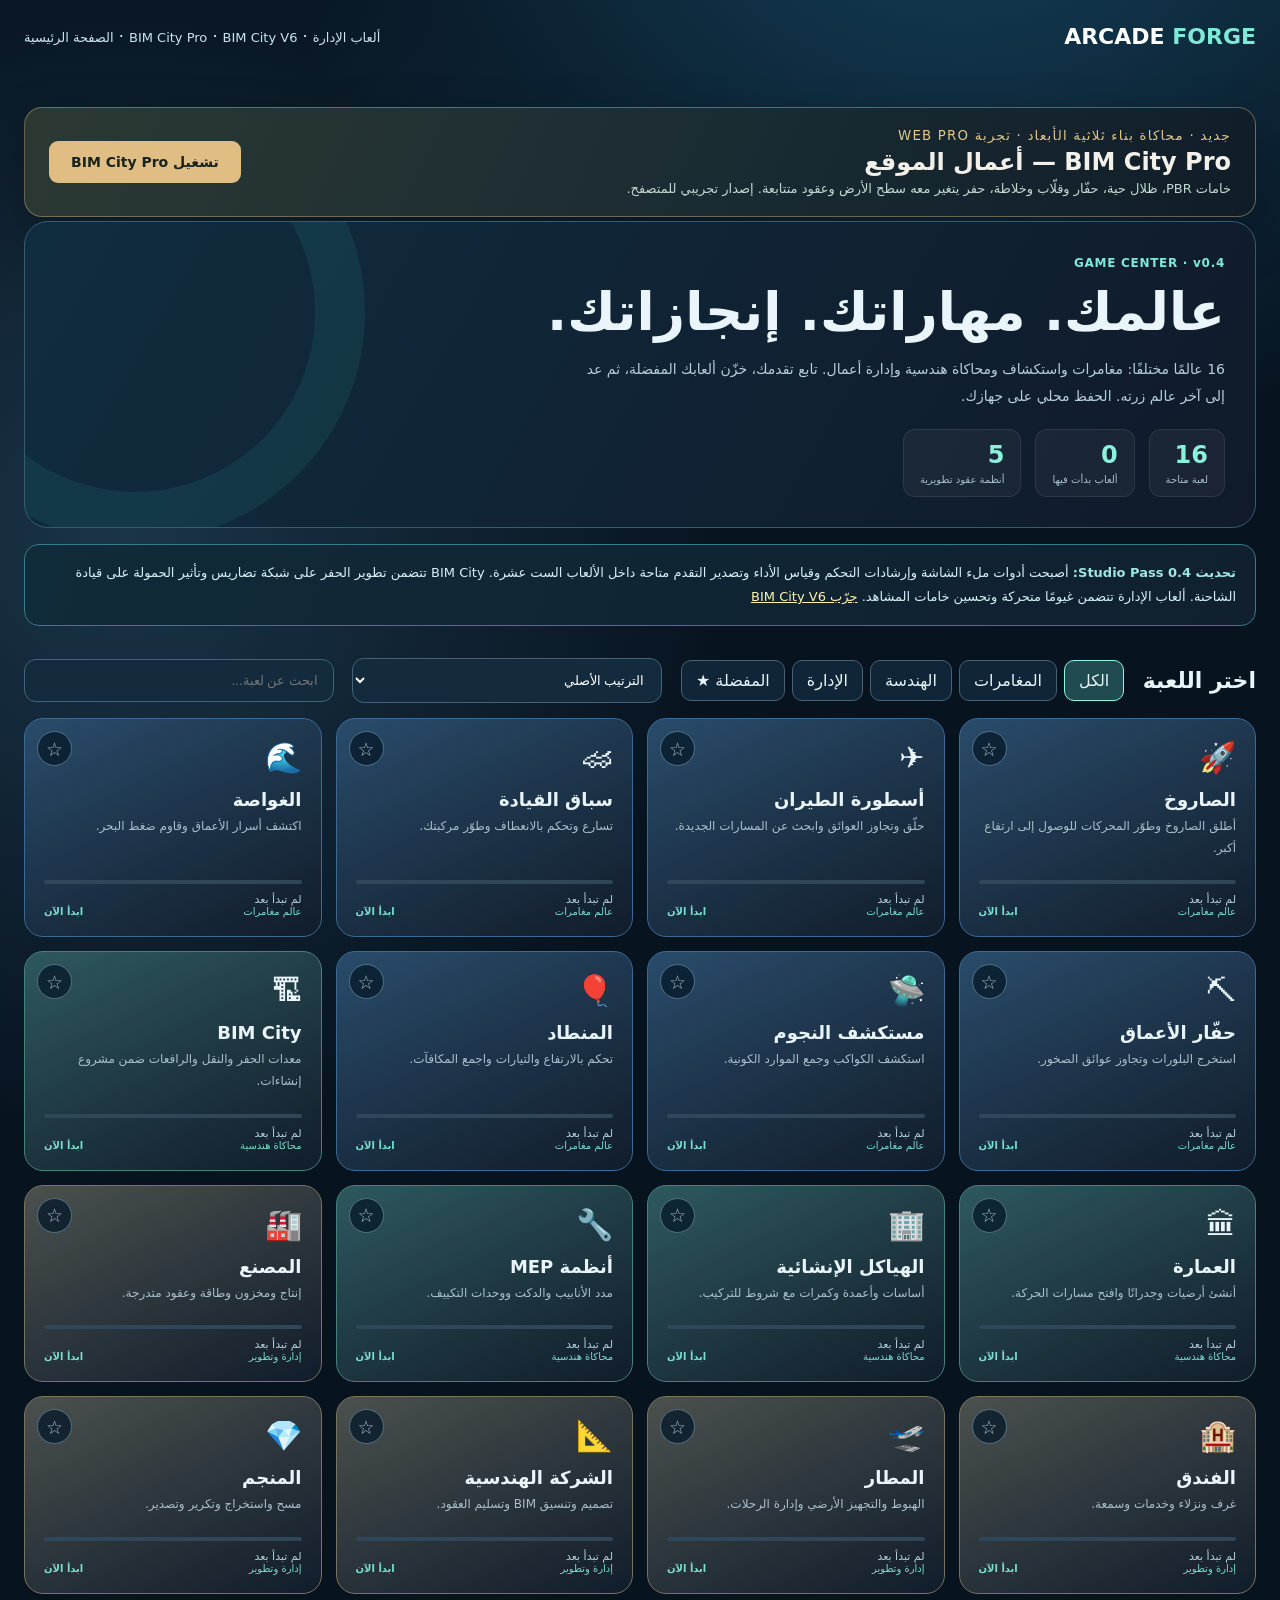
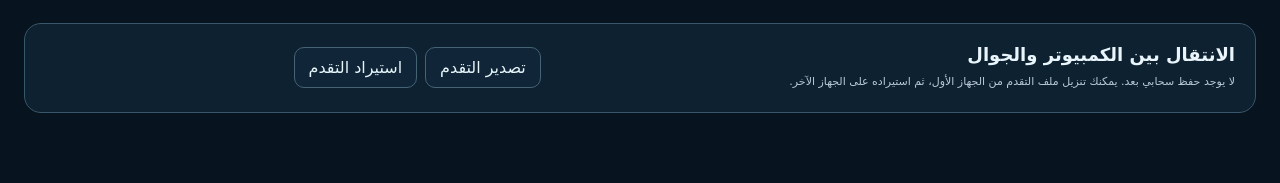
<file: arcade-forge-3d/game-hub.html>
<!doctype html><html lang="ar" dir="rtl"><head><meta charset="utf-8"><meta name="viewport" content="width=device-width,initial-scale=1"><meta name="theme-color" content="#071321"><meta name="description" content="Arcade Forge Game Center — 16 لعبة ثلاثية الأبعاد: مغامرات، هندسة، ومحاكاة إدارة."><title>Arcade Forge — مركز الألعاب والإنجازات</title><style>
:root{font-family:Tahoma,Arial,system-ui,sans-serif;color:#e9f5fb;background:#07131f}*{box-sizing:border-box}body{margin:0;min-height:100vh;background:radial-gradient(circle at 75% -13%,#164560,transparent 32%),radial-gradient(circle at 10% 30%,#1a3448,transparent 36%),#07131f}a{color:inherit;text-decoration:none}button{font:inherit;cursor:pointer}header{max-width:1280px;padding:24px;margin:auto;display:flex;align-items:center;justify-content:space-between;gap:12px}header a{font-size:13px;color:#cbe3ed}.brand{font-weight:900!important;font-size:22px!important;color:#fff!important}.brand span{color:#7ee9d6}main{max-width:1280px;margin:auto;padding:18px 24px 70px}.intro{border:1px solid #395c6d;border-radius:24px;padding:30px;background:linear-gradient(120deg,#102d3f,#101a2a);position:relative;overflow:hidden}.intro:after{content:'';position:absolute;left:-120px;top:-140px;width:360px;height:360px;border:50px solid #2fafa51b;border-radius:50%;pointer-events:none}.kicker{font-size:12px;color:#7ee9d6;font-weight:700;letter-spacing:.06em}.intro h1{font-size:clamp(30px,5vw,53px);margin:10px 0 14px}.intro p{max-width:660px;font-size:14px;line-height:1.9;color:#b6ceda}.stats{display:flex;gap:14px;flex-wrap:wrap;margin-top:20px}.stats span{display:grid;gap:5px;padding:11px 16px;border-radius:12px;background:#ffffff0b;border:1px solid #ffffff15}.stats b{font-size:24px;color:#8bf1db}.stats small{font-size:10px;color:#aac1cc}.toolbar{margin:32px 0 15px;display:flex;flex-wrap:wrap;gap:10px;align-items:center;justify-content:space-between}.toolbar>h2{font-size:22px;margin:0}input[type=search],#sort{background:#132b3c;color:#e6f8fb;border:1px solid #426478;padding:13px 15px;border-radius:12px;max-width:310px;width:100%}.filters{display:flex;gap:7px;flex-wrap:wrap}.filters button,.save button{border:1px solid #456375;background:#102538;color:#e5f5f9;padding:10px 14px;border-radius:10px}.filters button[aria-pressed=true]{border-color:#8df7e1;background:#204b50}.grid{display:grid;grid-template-columns:repeat(4,minmax(0,1fr));gap:14px}.tile{background:linear-gradient(160deg,#192f41,#111d2b);border:1px solid #355062;border-radius:19px;padding:19px;min-height:175px;display:flex;flex-direction:column;transition:transform .15s,border-color .15s}.tile:hover,.tile:focus-visible{transform:translateY(-3px);border-color:#7cdbc9}.glyph{font-size:30px;line-height:1.3}.tile h3{margin:12px 0 6px;font-size:17px}.tile p{margin:0 0 12px;font-size:11px;line-height:1.8;color:#a9bfcb;flex:1}.foot{display:flex;justify-content:space-between;gap:7px;align-items:center;font-size:10px;color:#7bddce}.save{margin-top:29px;background:#0d2131;border:1px solid #39576a;padding:20px;border-radius:17px;display:flex;align-items:center;justify-content:space-between;gap:20px;flex-wrap:wrap}.save h2{font-size:18px;margin:0 0 7px}.save p{font-size:11px;color:#b8cad5;margin:0;line-height:1.8}.save .tools{display:flex;gap:8px;flex-wrap:wrap}#file{display:none}#status{font-size:11px;color:#9aecd8}a:focus-visible,button:focus-visible,input:focus-visible{outline:2px solid #ffc57d;outline-offset:2px}@media(max-width:990px){.grid{grid-template-columns:repeat(3,minmax(0,1fr))}}@media(max-width:720px){.grid{grid-template-columns:repeat(2,minmax(0,1fr))}.toolbar{align-items:stretch}.toolbar>h2{width:100%}input[type=search]{max-width:none}#sort{width:100%}main{padding:10px 14px 45px}header{padding:18px}.intro{padding:23px}}@media(max-width:440px){.grid{grid-template-columns:1fr}.tile{min-height:145px}header .links{display:none}}
.tile{position:relative;overflow:hidden;min-height:187px;background:linear-gradient(155deg,color-mix(in srgb,var(--tone,#3986a3) 24%,#192f41),#111d2b);border-color:color-mix(in srgb,var(--tone,#3986a3) 45%,#20384a)}.tile-link{display:flex;flex-direction:column;flex:1;min-height:100%;text-decoration:none}.tile-link:focus-visible{outline:2px solid #fadba5;outline-offset:4px}.tile h3{font-size:18px}.tile p{font-size:12px}.favourite{position:absolute;top:12px;left:12px;z-index:1;border:1px solid #517387;background:#071a2bc9;color:#a9bcca;width:35px;height:35px;border-radius:50%;font-size:19px;cursor:pointer}.favourite[aria-pressed=true]{color:#f8cb72;border-color:#e8c273}.tile .progress-track{height:4px;border-radius:5px;background:#304759;margin:9px 0;overflow:hidden}.tile .progress-track i{display:block;height:100%;background:var(--tone,#7eecdc);max-width:100%}.tile .progress-note{font-size:11px;color:#b3d0d9}.continue-box[hidden]{display:none}.continue-box{margin:20px 0;padding:17px 19px;border:1px solid #5b8d96;background:linear-gradient(100deg,#183c48,#102033);border-radius:15px;display:flex;align-items:center;justify-content:space-between;gap:15px;flex-wrap:wrap}.continue-box a{border-radius:10px;background:#80ddc9;color:#052b2e;padding:10px 17px;font-size:13px;font-weight:800}.continue-box small{color:#adcfdb}.continue-box strong{display:block;margin:6px 0}#sort{border:1px solid #426478;padding:13px;border-radius:12px;color:white;cursor:pointer}body{font-family:system-ui,Tahoma,Arial,sans-serif}.grid:empty:after{content:'لا توجد ألعاب تطابق البحث';color:#bfdbdf;padding:20px}@media(prefers-reduced-motion:reduce){*,*:after,*:before{scroll-behavior:auto!important;transition:none!important;animation:none!important}}
</style></head><body><header><a class="brand" href="index.html">ARCADE <span>FORGE</span></a><div class="links"><a href="industries/">ألعاب الإدارة</a> · <a href="bim-city-pro/">BIM City Pro</a> · <a href="bim-city.html">BIM City V6</a> · <a href="index.html">الصفحة الرئيسية</a></div></header><main><section aria-label="تجربة BIM City Pro الجديدة" style="max-width:1240px;margin:16px auto 4px;padding:20px 24px;border:1px solid #bca27682;border-radius:18px;background:linear-gradient(115deg,#2c3933,#192a32 60%,#101d28);display:flex;justify-content:space-between;align-items:center;flex-wrap:wrap;gap:18px;box-shadow:0 18px 48px #0004"><div style="display:grid;gap:5px"><small style="color:#e1c78c;letter-spacing:.09em">جديد · محاكاة بناء ثلاثية الأبعاد · تجربة WEB PRO</small><h2 style="font-size:24px;margin:0;color:#f2f0e8">BIM City Pro — أعمال الموقع</h2><p style="margin:0;color:#c3d8d1;font-size:13px">خامات PBR، ظلال حية، حفّار وقلّاب وخلاطة، حفر يتغير معه سطح الأرض وعقود متتابعة. إصدار تجريبي للمتصفح.</p></div><a href="bim-city-pro/" style="padding:13px 22px;background:#dfbd83;color:#19231f;border-radius:9px;font-weight:800;font-size:14px">تشغيل BIM City Pro</a></section><section class="intro"><span class="kicker">GAME CENTER · v0.4</span><h1>عالمك. مهاراتك. إنجازاتك.</h1><p>16 عالمًا مختلفًا: مغامرات واستكشاف ومحاكاة هندسية وإدارة أعمال. تابع تقدمك، خزّن ألعابك المفضلة، ثم عد إلى آخر عالم زرته. الحفظ محلي على جهازك.</p><div class="stats"><span><b>16</b><small>لعبة متاحة</small></span><span><b id="progressCount">0</b><small>ألعاب بدأت فيها</small></span><span><b>5</b><small>أنظمة عقود تطويرية</small></span></div></section><div id="continueBox" class="continue-box" hidden></div><div role="note" style="margin:16px 0 22px;padding:16px 19px;border:1px solid #377b8c;border-radius:15px;background:linear-gradient(110deg,#102b39,#10202f);color:#d5f1f6;font-size:13px;line-height:1.85"><strong style="color:#9ce9e0">تحديث Studio Pass 0.4:</strong> أصبحت أدوات ملء الشاشة وإرشادات التحكم وقياس الأداء وتصدير التقدم متاحة داخل الألعاب الست عشرة. BIM City تتضمن تطوير الحفر على شبكة تضاريس وتأثير الحمولة على قيادة الشاحنة. ألعاب الإدارة تتضمن غيومًا متحركة وتحسين خامات المشاهد. <a href="bim-city.html" style="color:#fff1b2;text-decoration:underline">جرّب BIM City V6</a></div><div class="toolbar"><h2>اختر اللعبة</h2><div class="filters" role="group" aria-label="تصفية الألعاب"><button data-kind="all" aria-pressed="true">الكل</button><button data-kind="adventure" aria-pressed="false">المغامرات</button><button data-kind="engineering" aria-pressed="false">الهندسة</button><button data-kind="tycoon" aria-pressed="false">الإدارة</button><button data-kind="favorites" aria-pressed="false">المفضلة ★</button></div><select id="sort" aria-label="ترتيب الألعاب"><option value="default">الترتيب الأصلي</option><option value="played">ما لعبته أولًا</option><option value="alpha">حسب الاسم</option></select><input id="search" type="search" placeholder="ابحث عن لعبة..." aria-label="بحث في الألعاب"></div><div class="grid" id="games"></div><section class="save"><div><h2>الانتقال بين الكمبيوتر والجوال</h2><p>لا يوجد حفظ سحابي بعد. يمكنك تنزيل ملف التقدم من الجهاز الأول، ثم استيراده على الجهاز الآخر.</p></div><div class="tools"><button id="export">تصدير التقدم</button><button id="import">استيراد التقدم</button><input id="file" type="file" accept="application/json,.json"></div><div id="status" role="status"></div></section></main><script>
const games=[
 ['rocket','الصاروخ','أطلق الصاروخ وطوّر المحركات للوصول إلى ارتفاع أكبر.','adventure','🚀'],['plane','أسطورة الطيران','حلّق وتجاوز العوائق وابحث عن المسارات الجديدة.','adventure','✈'],['car','سباق القيادة','تسارع وتحكم بالانعطاف وطوّر مركبتك.','adventure','🏎'],['sub','الغواصة','اكتشف أسرار الأعماق وقاوم ضغط البحر.','adventure','🌊'],['drill','حفّار الأعماق','استخرج البلورات وتجاوز عوائق الصخور.','adventure','⛏'],['starship','مستكشف النجوم','استكشف الكواكب وجمع الموارد الكونية.','adventure','🛸'],['balloon','المنطاد','تحكم بالارتفاع والتيارات واجمع المكافآت.','adventure','🎈'],
 ['bim','BIM City','معدات الحفر والنقل والرافعات ضمن مشروع إنشاءات.','engineering','🏗'],['architect','العمارة','أنشئ أرضيات وجدرانًا وافتح مسارات الحركة.','engineering','🏛'],['structure','الهياكل الإنشائية','أساسات وأعمدة وكمرات مع شروط للتركيب.','engineering','🏢'],['mep','أنظمة MEP','مدد الأنابيب والدكت ووحدات التكييف.','engineering','🔧'],
 ['factory','المصنع','إنتاج ومخزون وطاقة وعقود متدرجة.','tycoon','🏭'],['hotel','الفندق','غرف ونزلاء وخدمات وسمعة.','tycoon','🏨'],['airport','المطار','الهبوط والتجهيز الأرضي وإدارة الرحلات.','tycoon','🛫'],['engineering','الشركة الهندسية','تصميم وتنسيق BIM وتسليم العقود.','tycoon','📐'],['mine','المنجم','مسح واستخراج وتكرير وتصدير.','tycoon','💎']
];let selectedKind='all';const $=s=>document.querySelector(s);const started=(g)=>{try{return g[0]==='bim'?!!localStorage.getItem('bim-city-construction-operations-v3'):!!localStorage.getItem((g[3]==='tycoon'?'arcade-forge-tycoon-v1-':'arcade-forge-3d-v1-')+g[0])}catch{return false}};const url=(g)=>g[0]==='bim'?'bim-city.html':g[3]==='tycoon'?`industries/play.html?game=${g[0]}`:`index.html?game=${g[0]}`;
const favoritesKey='arcade-forge-favorites-v1',recentKey='arcade-forge-recent-v1';
let favorites=[];try{const f=JSON.parse(localStorage.getItem(favoritesKey)||'[]');if(Array.isArray(f))favorites=f.filter(x=>typeof x==='string')}catch{}
let recent=null;try{recent=JSON.parse(localStorage.getItem(recentKey)||'null')}catch{}
const tones={adventure:'#5ca7ee',engineering:'#71ddba',tycoon:'#e9bb74'};
function saveIdentifier(g){return g[0]==='bim'?'bim-city-construction-operations-v3':(g[3]==='tycoon'?'arcade-forge-tycoon-v1-':'arcade-forge-3d-v1-')+g[0]}
function gameProgress(g){try{const v=JSON.parse(localStorage.getItem(saveIdentifier(g))||'null');if(!v||typeof v!=='object')return {pct:0,label:'لم تبدأ بعد'};if(g[3]==='tycoon')return {pct:Math.min(100,Math.round((Number(v.mission?.stage)||1)*8)),label:'المستوى '+(Number(v.mission?.stage)||1)+' · رصيد '+(Number(v.cash)||0).toLocaleString('en-US')};if(g[0]==='bim')return {pct:Math.min(100,Math.round((Number(v.contract)||0)*12)),label:'محاكاة المعدات · متابعة الموقع'};if(g[3]==='engineering')return {pct:Math.min(100,(Array.isArray(v.pieces)?v.pieces.length:0)*8),label:'عناصر منفذة '+(Array.isArray(v.pieces)?v.pieces.length:0)};return {pct:Math.min(100,Math.round((Number(v.runs)||0)*13)),label:'الرحلات '+(Number(v.runs)||0)+' · أفضل نتيجة '+(Number(v.best)||0).toLocaleString('en-US')}}catch{return {pct:0,label:'حفظ غير قابل للقراءة'}}}
function rememberGame(g){try{localStorage.setItem(recentKey,JSON.stringify({id:g[0],kind:g[3],time:Date.now()}))}catch{}}
function draw(){const q=$('#search').value.trim().toLocaleLowerCase();let matches=games.filter(g=>(selectedKind==='all'||(selectedKind==='favorites'?favorites.includes(g[3]+'-'+g[0]):g[3]===selectedKind))&&(g[1]+' '+g[2]).toLocaleLowerCase().includes(q));const sort=$('#sort').value;
 if(sort==='played')matches.sort((a,b)=>Number(started(b))-Number(started(a)));else if(sort==='alpha')matches.sort((a,b)=>a[1].localeCompare(b[1],'ar'));
 $('#games').replaceChildren(...matches.map(g=>{let card=document.createElement('article');card.className='tile';card.style.setProperty('--tone',tones[g[3]]);const link=document.createElement('a');link.className='tile-link';link.href=url(g);link.onclick=()=>rememberGame(g);let icon=document.createElement('span');icon.className='glyph';icon.textContent=g[4];let title=document.createElement('h3');title.textContent=g[1];let desc=document.createElement('p');desc.textContent=g[2];let foot=document.createElement('div');foot.className='foot';let type=document.createElement('span');type.textContent={adventure:'عالم مغامرات',engineering:'محاكاة هندسية',tycoon:'إدارة وتطوير'}[g[3]];let stat=document.createElement('strong');stat.textContent=started(g)?'متابعة اللعب':'ابدأ الآن';foot.append(type,stat);const record=gameProgress(g);const bar=document.createElement('div');bar.className='progress-track';const fill=document.createElement('i');fill.style.width=record.pct+'%';bar.append(fill);const note=document.createElement('small');note.className='progress-note';note.textContent=record.label;link.append(icon,title,desc,bar,note,foot);const favourite=document.createElement('button');favourite.type='button';favourite.className='favourite';favourite.textContent=favorites.includes(g[3]+'-'+g[0])?'★':'☆';favourite.setAttribute('aria-pressed',String(favorites.includes(g[3]+'-'+g[0])));favourite.setAttribute('aria-label','إضافة '+g[1]+' إلى المفضلة');favourite.onclick=()=>{const id=g[3]+'-'+g[0];favorites=favorites.includes(id)?favorites.filter(x=>x!==id):[...favorites,id];try{localStorage.setItem(favoritesKey,JSON.stringify(favorites))}catch{}draw()};card.append(link,favourite);return card}));$('#progressCount').textContent=games.filter(started).length;
 const last=games.find(g=>recent&&g[0]===recent.id&&g[3]===recent.kind);const resume=$('#continueBox');if(last){resume.hidden=false;resume.replaceChildren();const text=document.createElement('div');const small=document.createElement('small');small.textContent='تابع من آخر عالم لعبته';const b=document.createElement('strong');b.textContent=last[4]+' '+last[1];text.append(small,b);const a=document.createElement('a');a.href=url(last);a.textContent='متابعة اللعب';a.onclick=()=>rememberGame(last);resume.append(text,a)}else resume.hidden=true;
}draw();$('#search').addEventListener('input',draw);$('#sort').addEventListener('change',draw);document.querySelectorAll('[data-kind]').forEach(b=>b.onclick=()=>{selectedKind=b.dataset.kind;document.querySelectorAll('[data-kind]').forEach(x=>x.setAttribute('aria-pressed',String(x===b)));draw()});
function saves(){const obj={};for(let i=0;i<localStorage.length;i++){let k=localStorage.key(i);if(k&&/^(arcade-forge-3d-v1-|arcade-forge-tycoon-v1-|bim-city-construction-operations-v3$)/.test(k)){try{obj[k]=JSON.parse(localStorage.getItem(k))}catch{}}}return obj}
$('#export').onclick=()=>{try{const json=JSON.stringify({app:'Arcade Forge',format:1,exportedAt:new Date().toISOString(),saves:saves(),meta:{favorites,recent,daily:(()=>{try{return JSON.parse(localStorage.getItem('arcade-forge-daily-v03')||'{}')}catch{return {}}})()}},null,2),blob=new Blob([json],{type:'application/json'}),url=URL.createObjectURL(blob),a=document.createElement('a');a.href=url;a.download='arcade-forge-progress.json';a.click();setTimeout(()=>URL.revokeObjectURL(url),1000);$('#status').textContent='تم تصدير ملف التقدم.'}catch(e){$('#status').textContent='تعذر التصدير: '+e.message}};$('#import').onclick=()=>$('#file').click();$('#file').onchange=async e=>{const file=e.target.files?.[0];if(!file)return;try{if(file.size>1024*1024)throw Error('ملف أكبر من الحد المقبول');const data=JSON.parse(await file.text());if(data.app!=='Arcade Forge'||data.format!==1||!data.saves||typeof data.saves!=='object')throw Error('ملف حفظ غير صالح');if(!confirm('سيستبدل هذا الاستيراد ملفات الحفظ الموجودة للألعاب المشمولة. هل تريد المتابعة؟'))return;try{localStorage.setItem('arcade-forge-import-rollback-v1',JSON.stringify({at:new Date().toISOString(),saves:saves()}))}catch{};let count=0;for(const [k,v] of Object.entries(data.saves)){if(!/^(arcade-forge-3d-v1-[a-z]+|arcade-forge-tycoon-v1-[a-z]+|bim-city-construction-operations-v3)$/.test(k)||!v||typeof v!=='object'||Array.isArray(v))continue;const valid=JSON.stringify(v);if(valid.length>200000)continue;localStorage.setItem(k,valid);count++}if(data.meta&&typeof data.meta==='object'&&!Array.isArray(data.meta)){
 const m=data.meta;
 if(Array.isArray(m.favorites)){favorites=m.favorites.filter(x=>typeof x==='string'&&x.length<80).slice(0,32);try{localStorage.setItem(favoritesKey,JSON.stringify(favorites))}catch{}}
 if(m.recent&&typeof m.recent.id==='string'&&typeof m.recent.kind==='string'){recent={id:m.recent.id.slice(0,30),kind:m.recent.kind.slice(0,30),time:Number(m.recent.time)||Date.now()};try{localStorage.setItem(recentKey,JSON.stringify(recent))}catch{}}
 if(m.daily&&typeof m.daily==='object'&&!Array.isArray(m.daily)&&JSON.stringify(m.daily).length<20000){try{localStorage.setItem('arcade-forge-daily-v03',JSON.stringify(m.daily))}catch{}}
 }
 $('#status').textContent='تم استيراد '+count+' ملفات حفظ وتهيئة خيارات الموقع. افتح اللعبة لاستكمال تقدمك.';draw()}catch(err){$('#status').textContent='فشل الاستيراد: '+err.message}e.target.value=''};
</script></body></html>
</file>
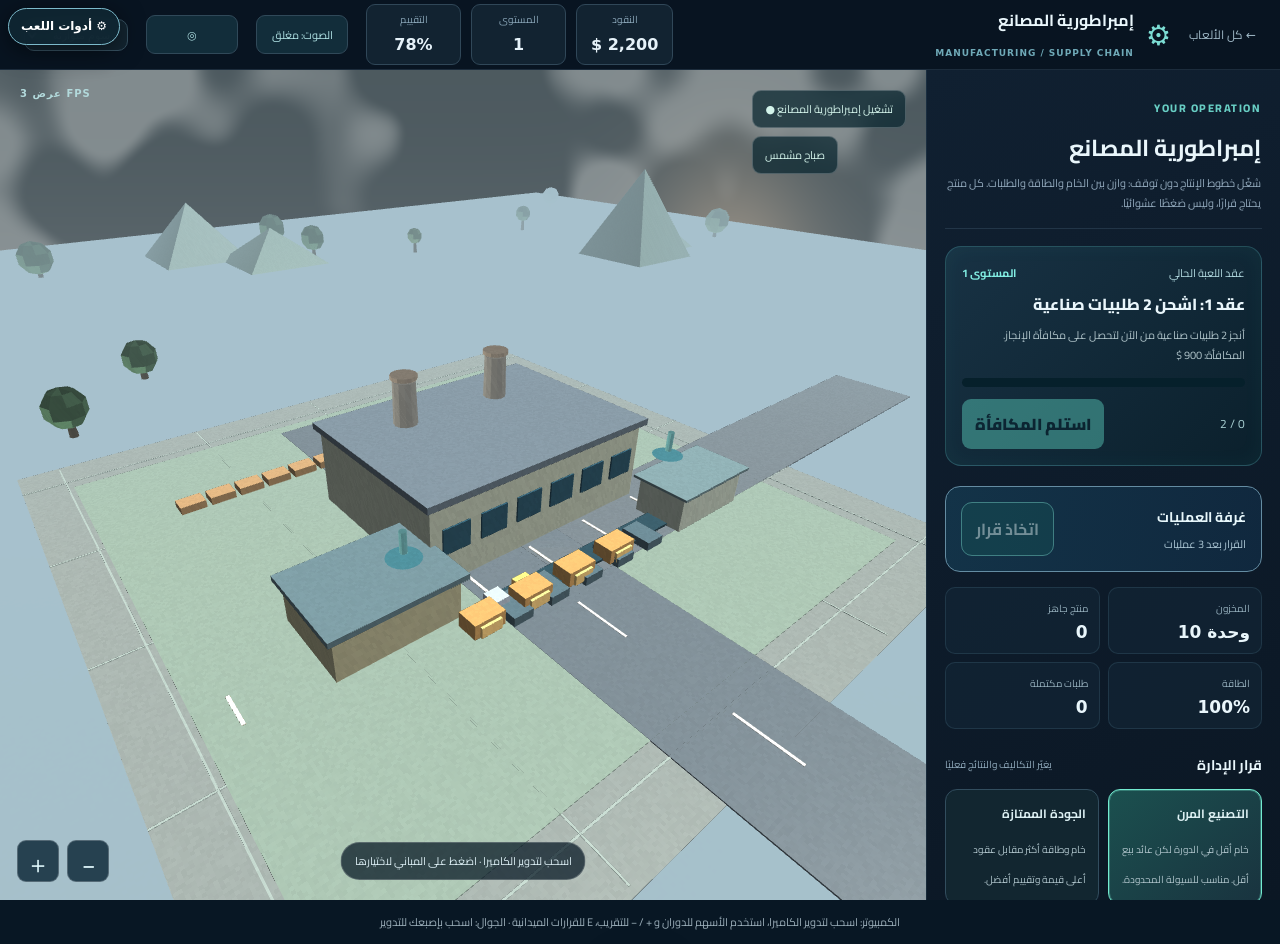
<file: arcade-forge-3d/industries/play.html>
<!doctype html><html lang="ar" dir="rtl"><head><meta charset="utf-8"><meta name="viewport" content="width=device-width,initial-scale=1,viewport-fit=cover"><meta name="theme-color" content="#08121d"><title>Arcade Forge Industries · المحاكاة</title><link rel="stylesheet" href="assets/style.css"></head><body class="playing">
<header class="game-header"><a class="back-link" href="index.html" aria-label="العودة إلى الألعاب">← <span>كل الألعاب</span></a><div class="game-name"><span id="worldIcon">◆</span><div><strong id="worldName">عالم التطوير</strong><small id="worldTag">3D INDUSTRY SIMULATOR</small></div></div><div class="top-stats"><span><small>النقود</small><b id="money">0</b></span><span><small>المستوى</small><b id="level">1</b></span><span><small>التقييم</small><b id="rating">—</b></span></div><button class="sound-btn" id="soundToggle" title="تشغيل أو إيقاف المؤثرات الصوتية">الصوت: مغلق</button><button class="sound-btn" id="resetCamera" title="إعادة ضبط الكاميرا">◎</button><select id="graphics" class="graphics-select" title="جودة الرسومات"><option value="balanced">رسوم متوازنة</option><option value="high">رسوم عالية</option><option value="eco">توفير الأداء</option></select></header>
<div class="game-layout"><section class="viewport"><canvas id="canvas" tabindex="0" aria-label="مشهد اللعبة ثلاثي الأبعاد"></canvas><div class="world-hud"><span class="pill" id="status">● النظام جاهز</span><span class="pill" id="weather">صباح مشمس</span></div><div id="interactionHint" class="interaction-hint">اسحب لتدوير الكاميرا · اضغط على المباني لاختيارها</div><div id="selectedTag" class="selected-tag" hidden></div><div class="view-controls"><button id="zoomIn" title="تكبير">＋</button><button id="zoomOut" title="تصغير">−</button></div><div class="mobile-rotate"><button id="camLeft">◀</button><button id="camRight">▶</button></div><div class="quality-tag" id="fps">3D / LIVE SCENE</div><div class="game-error" id="rendererError" hidden><b>تعذر تشغيل WebGL</b><p>يمكنك إكمال محاكاة الإدارة من اللوحة اليمنى. جرّب Chrome أو Edge مع تفعيل تسريع الرسومات.</p></div></section>
<aside class="control-panel"><div class="panel-head"><span class="eyebrow">YOUR OPERATION</span><h2 id="panelTitle">إدارة العمليات</h2><p id="panelDescription"></p></div><section class="mission" aria-label="عقد اللعبة الحالي"><div class="mission-label"><span>عقد اللعبة الحالي</span><b id="missionStage">المستوى 1</b></div><h3 id="missionName">جارٍ تحميل المهمة</h3><p id="missionDesc"></p><div class="mission-bar" role="progressbar" id="missionBar" aria-valuemin="0" aria-valuemax="100" aria-valuenow="0"><i id="missionProgress"></i></div><div class="mission-bottom"><small id="missionCounter">0 / 0</small><button id="claimMission" disabled>استلم المكافأة</button></div></section><section class="incident-launch" aria-label="القرارات الميدانية"><div><strong>غرفة العمليات</strong><small id="incidentIndicator">أكمل 3 عمليات لفتح قرار ميداني</small></div><button id="openIncident" disabled>اتخاذ قرار</button></section><div class="metrics" id="metrics"></div><section class="strategy" aria-label="استراتيجية التشغيل"><div class="section-mini"><h3>قرار الإدارة</h3><span>يغيّر التكاليف والنتائج فعليًا</span></div><div class="strategy-grid" id="strategies"></div></section><div class="section-mini"><h3 id="workTitle">المهام</h3><span id="workCount"></span></div><div class="work-list" id="workList"></div><div class="section-mini"><h3>التطويرات</h3><span>ترفع كفاءة مشروعك</span></div><div class="upgrades" id="upgradeList"></div><div class="panel-footer"><button id="mobileSoundToggle" title="تشغيل المؤثرات">الصوت: مغلق</button><button id="saveNow">حفظ التقدم</button><button id="restart" class="danger">إعادة اللعبة</button></div></aside></div>
<div class="help-strip">الكمبيوتر: اسحب لتدوير الكاميرا، استخدم الأسهم للدوران و + / − للتقريب، E للقرارات الميدانية · الجوال: اسحب بإصبعك للتدوير</div><div id="toast" class="toast" role="status"></div><div class="incident-dialog" id="incidentDialog" role="dialog" aria-modal="true" aria-label="قرار ميداني" hidden><div class="incident-card"><button class="incident-close" id="closeIncident" aria-label="إغلاق">✕</button><span class="eyebrow">OPERATIONS / LIVE DECISION</span><h2 id="incidentTitle"></h2><p id="incidentDesc"></p><div id="incidentChoices" class="incident-choices"></div><small>اختر بناءً على وضع مشروعك. القرار يؤثر فورًا على المال والموارد والتقييم.</small></div></div><div id="confirm" class="modal" hidden><div><h3>بدء لعبة جديدة؟</h3><p>سيُحذف تقدم هذه اللعبة فقط، ولن تتأثر بقية الألعاب.</p><div><button id="cancelRestart">إلغاء</button><button class="danger" id="confirmRestart">حذف التقدم</button></div></div></div>
<script src="../enhancements.js" defer></script><script type="module" src="assets/sim.js"></script></body></html>
</file>
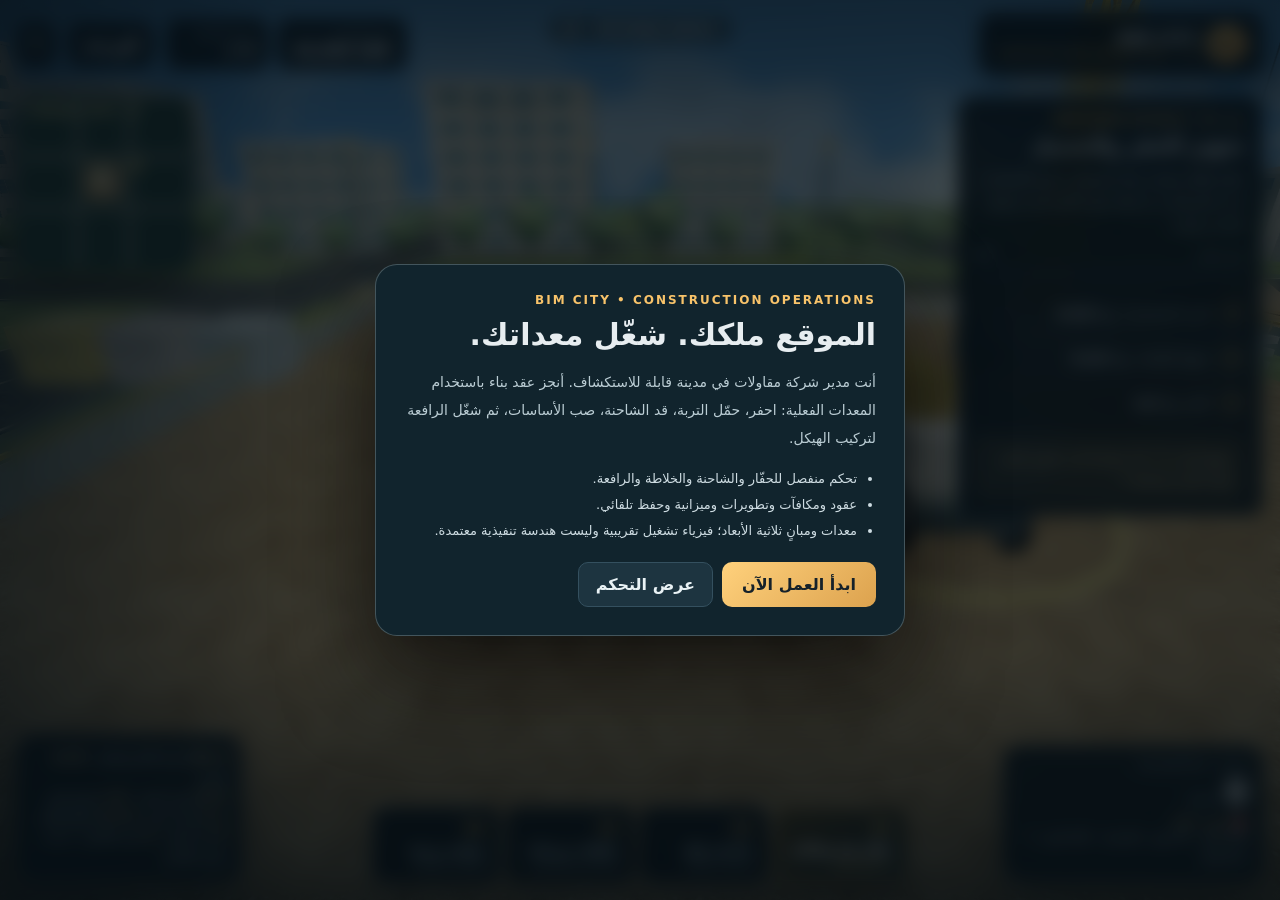
<file: arcade-forge-3d/versions/bim-city-v5-before-v6.html>
<!doctype html><html lang="ar" dir="rtl"><head><meta charset="utf-8"><meta name="viewport" content="width=device-width,initial-scale=1,viewport-fit=cover"><meta name="theme-color" content="#0c1820"><meta name="description" content="BIM City Construction Operations — محاكاة موقع بناء ثلاثي الأبعاد بمعدات تفاعلية ومهام متسلسلة."><title>BIM CITY · CONSTRUCTION OPERATIONS V5 — MATERIALS LAB</title>
<style>
:root{color-scheme:dark;--ink:#e7edf0;--soft:#93aab6;--line:rgba(192,220,233,.17);--glow:#f6c469;--panel:rgba(12,23,31,.89);font-family:system-ui,'Segoe UI',Tahoma,sans-serif}
*{box-sizing:border-box}html,body{margin:0;width:100%;height:100%;overflow:hidden;background:#111b1e;color:var(--ink)}button{font:inherit;cursor:pointer}button:focus-visible{outline:2px solid #faca69;outline-offset:2px}#viewport{position:fixed;inset:0;width:100%;height:100%;touch-action:none;display:block}#shade{position:fixed;inset:0;pointer-events:none;background:linear-gradient(90deg,rgba(7,17,25,.50),transparent 24%,transparent 78%,rgba(7,17,25,.12)),linear-gradient(0deg,rgba(4,10,14,.65),transparent 28%,transparent 86%,rgba(4,10,14,.30))}
.topbar{position:fixed;inset:13px 17px auto;display:flex;align-items:center;gap:12px;direction:rtl;z-index:4;pointer-events:none}.topbar>*{pointer-events:auto}.logo{background:rgba(9,20,28,.91);border:1px solid var(--line);padding:11px 16px;border-radius:14px;box-shadow:0 12px 35px #0410196e;display:flex;align-items:center;gap:11px}.mark{display:grid;place-items:center;width:38px;height:38px;background:linear-gradient(140deg,#efc16d,#be8740);clip-path:polygon(50% 0,100% 21%,100% 78%,50% 100%,0 79%,0 21%);color:#141e23;font-weight:1000;font-size:18px}.logo h1{margin:0;font-size:14px;letter-spacing:1.2px;font-weight:950}.logo small{display:block;color:var(--glow);font-size:10px;letter-spacing:1.1px;margin-top:2px;direction:ltr;text-align:right}.top-metrics{display:flex;gap:8px;margin-inline-start:auto}.metric{background:var(--panel);border:1px solid var(--line);border-radius:12px;padding:9px 15px;min-width:103px;backdrop-filter:blur(10px)}.metric small{display:block;color:var(--soft);font-size:10px;margin-bottom:3px}.metric b{font-size:15px;direction:ltr;display:block;text-align:right;font-variant-numeric:tabular-nums}.outline-btn{border:1px solid var(--line);color:var(--ink);background:var(--panel);border-radius:11px;padding:12px 14px;font-weight:800}
#panel{position:fixed;right:17px;top:96px;width:306px;z-index:3;max-height:calc(100vh - 250px);overflow:auto;scrollbar-width:thin}.glass{background:var(--panel);border:1px solid var(--line);border-radius:17px;box-shadow:0 18px 48px #030a0e77;backdrop-filter:blur(14px)}.mission{padding:17px 17px 14px}.kicker{color:var(--glow);font-size:10px;letter-spacing:1px;font-weight:900}.mission h2{font-size:20px;margin:7px 0 10px;line-height:1.3}.mission p{font-size:12px;line-height:1.9;color:#c8d7dc;margin:0 0 12px}.progress-row{display:flex;align-items:center;justify-content:space-between;color:var(--soft);font-size:11px}.bar{height:7px;background:#23323b;border-radius:10px;margin:8px 0 14px;overflow:hidden}.bar>i{display:block;background:linear-gradient(90deg,#d49a44,#f6d794);height:100%;width:0%;border-radius:10px;transition:width .35s}.task{display:flex;align-items:center;gap:9px;padding:9px 0;border-top:1px solid var(--line);font-size:12px}.task i{font-style:normal;color:var(--glow);background:rgba(239,193,109,.12);border-radius:8px;width:26px;height:26px;display:grid;place-items:center}.task strong{font-size:13px;margin-inline-start:auto;direction:ltr}.task small{font-size:11px;color:var(--soft)}.hint{margin-top:11px;padding:11px 12px;background:rgba(239,193,109,.09);border:1px solid rgba(246,196,105,.2);color:#ffe3a9;font-size:12px;line-height:1.7;border-radius:10px}
#minimap{position:fixed;left:18px;top:96px;width:175px;height:175px;background:#12222dcc;border:1px solid var(--line);border-radius:16px;overflow:hidden;z-index:3;box-shadow:0 16px 40px #0008}#minimap canvas{width:100%;height:100%}#minimap strong{position:absolute;left:10px;top:8px;font-size:10px;color:#f4d490;letter-spacing:1px}
#machines{position:fixed;bottom:19px;left:50%;transform:translateX(-50%);display:flex;align-items:stretch;gap:8px;z-index:4;direction:rtl}#machines button{min-width:126px;max-width:155px;padding:10px 13px;border:1px solid var(--line);background:rgba(8,19,26,.89);border-radius:12px;color:#b7c9d1;backdrop-filter:blur(9px);box-shadow:0 7px 24px #07111a66;display:flex;flex-direction:column;text-align:right;gap:3px}#machines button.active{border-color:#edb85e;background:linear-gradient(145deg,rgba(65,56,34,.95),rgba(18,30,34,.95));color:#fff;box-shadow:inset 0 0 0 1px #d6a45633,0 8px 24px #0008}#machines b{font-size:13px}#machines small{font-size:10px;color:#94a6a9}#machines button.active small{color:#f6cc7e}.mach-n{font-size:17px;color:#eaba65;font-family:monospace}
#instrument{position:fixed;bottom:19px;right:17px;min-width:218px;padding:14px;z-index:3}.instrument-label{color:#9db2bb;font-size:10px;letter-spacing:1px}.speed{display:flex;align-items:baseline;gap:7px;margin:3px 0}.speed b{font-size:33px;line-height:1.18;font-variant-numeric:tabular-nums;font-weight:850}.speed span{color:var(--soft);font-size:12px}#fuel{font-size:11px;color:#e6c58b}.controls-line{color:#d2dbe0;font-size:11px;line-height:1.7;max-width:230px}
#controls{position:fixed;bottom:19px;left:17px;width:224px;padding:13px;z-index:3;font-size:11px;color:#ccd9dc;line-height:1.8}#controls b{color:#ffe1a4}#notify{position:fixed;left:50%;top:88px;transform:translateX(-50%) translateY(-9px);z-index:9;background:#122934e8;color:#fce2a8;padding:12px 21px;border:1px solid #eed09269;border-radius:11px;box-shadow:0 10px 50px #0008;opacity:0;pointer-events:none;transition:.24s;max-width:min(560px,90vw);text-align:center;font-size:13px}#notify.show{opacity:1;transform:translateX(-50%) translateY(0)}
.dialog{position:fixed;inset:0;z-index:12;display:flex;align-items:center;justify-content:center;padding:17px;background:rgba(4,12,17,.72);backdrop-filter:blur(9px)}.dialog[hidden]{display:none}.modal{width:min(530px,94vw);background:#11242d;border:1px solid rgba(226,240,242,.24);box-shadow:0 40px 90px #000a;border-radius:22px;padding:28px;max-height:90vh;overflow:auto}.modal .eyebrow{font-size:12px;color:#f8c36a;letter-spacing:2px;font-weight:900}.modal h2{font-size:30px;line-height:1.25;margin:9px 0 12px}.modal p{color:#bbcdd4;font-size:14px;line-height:2}.modal ul{padding-right:19px;font-size:13px;color:#cedce2;line-height:2}.modal-actions{display:flex;gap:9px;flex-wrap:wrap;margin-top:18px}.primary{background:linear-gradient(135deg,#ffd17c,#dca24e);color:#15212a;border:0;border-radius:10px;padding:12px 20px;font-weight:900;min-width:130px}.secondary{background:#1d3440;color:#e9f2f5;border:1px solid #34505f;border-radius:10px;padding:12px 17px;font-weight:850}.shopline{display:grid;grid-template-columns:1fr auto;gap:12px;align-items:center;padding:13px 0;border-bottom:1px solid var(--line)}.shopline small{display:block;color:#9cb5be;font-size:12px;line-height:1.6}.shopline button{padding:9px 14px;border:1px solid #cfb681;border-radius:10px;background:#29331f;color:#f9e4a8;font-weight:800}.shopline button:disabled{opacity:.35;cursor:not-allowed}
#touch{display:none;position:fixed;inset:auto 0 8px;height:204px;z-index:6;pointer-events:none}#touch button{pointer-events:auto;touch-action:none;user-select:none;-webkit-user-select:none;background:#142a35d9;border:1px solid #b2d3df56;border-radius:12px;color:#fff;font-size:17px;font-weight:bold;min-width:48px;min-height:48px;box-shadow:0 5px 15px #06101799}.pad{position:absolute;left:12px;bottom:26px;display:grid;grid-template-columns:repeat(3,51px);gap:3px;direction:ltr}.pad button:nth-child(1){grid-column:2}.pad button:nth-child(2){grid-column:1}.pad button:nth-child(3){grid-column:2}.pad button:nth-child(4){grid-column:3}.actions{position:absolute;right:12px;bottom:22px;display:grid;grid-template-columns:repeat(3,53px);gap:5px;direction:ltr}.actions button{font-size:11px!important;min-height:52px!important}.actions .work{grid-column:span 3;background:#bd8a3edf!important;color:#121d24!important}.actions small{font-size:9px;color:#d0e0e4}#crosshair{position:fixed;left:50%;top:50%;width:12px;height:12px;border:1px solid rgba(255,245,210,.38);border-radius:50%;transform:translate(-50%,-50%);pointer-events:none;z-index:2}
@media(max-width:980px){#controls{display:none}.top-metrics .metric:nth-child(2){display:none}#instrument{bottom:86px;left:13px;right:auto;min-width:130px;padding:9px 12px}#instrument .speed b{font-size:23px}#machines{bottom:8px}#machines button{min-width:98px;padding:7px 9px}#minimap{top:87px;width:118px;height:118px;left:10px}}
@media(max-width:670px){.topbar{inset:7px 8px auto;gap:5px}.logo{padding:7px 10px;gap:6px}.mark{height:28px;width:28px;font-size:13px}.logo h1{font-size:11px}.logo small{font-size:8px}.top-metrics{gap:3px}.metric{min-width:67px;padding:6px 7px;border-radius:9px}.metric b{font-size:12px}.metric small{font-size:8px}.outline-btn{padding:8px 9px;font-size:11px}#panel{right:7px;top:68px;width:min(60vw,258px);max-height:215px;overflow:hidden}.mission{padding:9px}.mission h2{font-size:15px;margin:4px 0}.mission p{font-size:10px;line-height:1.5;margin:0 0 4px}.mission .task:nth-of-type(n+3){display:none}.mission .hint{font-size:10px;padding:5px;margin-top:4px}.mission .bar{margin:3px 0 5px}.mission .task{padding:3px 0;font-size:10px}.mission .task i{width:19px;height:19px}#minimap{left:6px;top:68px;width:100px;height:100px}#instrument{left:7px;bottom:181px;min-width:100px;padding:7px}#instrument .controls-line,#instrument #fuel{display:none}#machines{bottom:6px;left:50%;width:98%;justify-content:center;gap:3px}#machines button{min-width:0;flex:1;max-width:94px;padding:5px;font-size:10px;border-radius:8px;text-align:center;align-items:center}#machines small{font-size:8px}#machines b{font-size:10px}.mach-n{font-size:13px}#touch{display:block}.pad{bottom:64px;left:6px;grid-template-columns:repeat(3,41px);gap:2px}.pad button{min-width:40px;min-height:40px;border-radius:9px}.actions{bottom:64px;right:6px;grid-template-columns:repeat(3,42px);gap:2px}.actions button{min-width:42px;min-height:41px!important;padding:2px;border-radius:9px;font-size:9px!important}.actions .work{min-height:38px!important}#notify{top:60px;font-size:11px}.modal{padding:18px}.modal h2{font-size:23px}}
#rendererTag{position:absolute;left:50%;top:16px;transform:translateX(-50%);z-index:5;font:700 10px system-ui;letter-spacing:.12em;color:#fff;background:rgba(14,25,27,.52);border:1px solid rgba(255,255,255,.18);border-radius:99px;padding:7px 15px;pointer-events:none} @media(max-width:700px){#rendererTag{display:none}}#missionToggle{display:none}@media(max-width:700px){#missionToggle{display:block;background:#213440;color:#ffdaa2;border:1px solid #fff3;border-radius:10px;padding:6px 11px;width:100%;font-weight:700;cursor:pointer}#panel.compact{top:110px;max-height:128px}#panel.compact .mission{padding:7px 10px}#panel.compact .mission p,#panel.compact #tasks,#panel.compact .hint,#panel.compact .bar{display:none}#panel.compact .mission h2{font-size:14px;margin:2px}#panel.compact .kicker{font-size:9px}#panel.compact .progress-row{font-size:10px}}
</style></head><body>
<canvas id="viewport" aria-label="عالم موقع البناء ثلاثي الأبعاد"></canvas><div id="shade"></div><span id="rendererTag" aria-hidden="true">V5 · TEXTURED WORLD</span><div id="crosshair"></div>
<header class="topbar"><div class="logo"><div class="mark">BC</div><div><h1>BIM CITY</h1><small>CONSTRUCTION OPERATIONS · V5</small></div></div><div class="top-metrics"><div class="metric"><small>رصيد الشركة</small><b id="wallet">45,000 SAR</b></div><div class="metric"><small>سمعة المقاول</small><b id="rep">★ 0</b></div></div><button id="shopBtn" class="outline-btn">الورشة</button><button id="helpBtn" class="outline-btn">؟</button></header>
<aside id="panel"><button id="missionToggle" type="button" aria-expanded="false">المهمة الحالية ▾</button><div class="mission glass"><div class="kicker" id="contractLabel">عقد 01 · DEVELOPMENT ZONE</div><h2 id="missionTitle">الحفر والتحميل</h2><p id="missionDesc">قم بتشغيل الحفّار واملأ الشاحنة بالتربة.</p><div class="progress-row"><span>إنجاز العقد</span><b id="percentage">0%</b></div><div class="bar"><i id="stageFill"></i></div><div id="tasks"></div><div class="hint" id="hint">شغّل الحفّار وابدأ الحفر.</div></div></aside>
<div id="minimap"><canvas width="230" height="230" id="map"></canvas><strong>PROJECT MAP · N</strong></div>
<div id="instrument" class="glass"><div class="instrument-label" id="instrumentName">EXCAVATOR • E-01</div><div class="speed"><b id="speed">0</b><span id="speedUnit">km/h</span></div><div id="fuel">⛽ الوقود: <span id="fuelPct">98</span>%</div><div class="controls-line" id="dynamicControls"></div></div>
<div id="machines"><button id="btnExc" data-machine="excavator"><span class="mach-n">01</span><b>حفّار هيدروليكي</b><small>EXCAVATOR</small></button><button id="btnTruck" data-machine="truck"><span class="mach-n">02</span><b>شاحنة نقل</b><small>DUMP TRUCK</small></button><button id="btnMixer" data-machine="mixer"><span class="mach-n">03</span><b>خلاطة خرسانة</b><small>CONCRETE MIXER</small></button><button id="btnCrane" data-machine="crane"><span class="mach-n">04</span><b>رافعة برجية</b><small>TOWER CRANE</small></button></div>
<div id="controls" class="glass"><b>W / S</b> الحركة للأمام والخلف · <b>A / D</b> التوجيه<br><b>Q / E</b> دوران المعدة · <b>I / K</b> رفع وخفض<br><b>J / L</b> امتداد الذراع · <b>U / O</b> الدلو/الخطاف<br><b>F</b> تنفيذ العمل · <b>C</b> تبديل الكاميرا · اسحب لتدوير الكاميرا</div>
<div id="notify" role="status" aria-live="polite"></div>
<div id="touch"><div class="pad"><button data-key="w">▲</button><button data-key="a">◀</button><button data-key="s">▼</button><button data-key="d">▶</button></div><div class="actions"><button data-key="q">↶</button><button data-key="i">↑</button><button data-key="e">↷</button><button data-key="j">−</button><button data-key="k">↓</button><button data-key="l">+</button><button data-key="u">U</button><button data-key="o">O</button><button data-key="c">CAM</button><button class="work" data-key="f">تنفيذ / حفر / تفريغ</button></div></div>
<div id="welcome" class="dialog"><div class="modal"><div class="eyebrow">BIM CITY • CONSTRUCTION OPERATIONS</div><h2>الموقع ملكك. شغّل معداتك.</h2><p>أنت مدير شركة مقاولات في مدينة قابلة للاستكشاف. أنجز عقد بناء باستخدام المعدات الفعلية: احفر، حمّل التربة، قد الشاحنة، صب الأساسات، ثم شغّل الرافعة لتركيب الهيكل.</p><ul><li>تحكم منفصل للحفّار والشاحنة والخلاطة والرافعة.</li><li>عقود ومكافآت وتطويرات وميزانية وحفظ تلقائي.</li><li>معدات ومبانٍ ثلاثية الأبعاد؛ فيزياء تشغيل تقريبية وليست هندسة تنفيذية معتمدة.</li></ul><div class="modal-actions"><button class="primary" id="startBtn">ابدأ العمل الآن</button><button class="secondary" id="settingsBtn">عرض التحكم</button></div></div></div>
<div id="help" class="dialog" hidden><div class="modal"><div class="eyebrow">OPERATIONS MANUAL</div><h2>كتيّب التشغيل</h2><p><b>القيادة:</b> W/S للتحريك، A/D للدوران، C لتغيير الكاميرا، واسحب المشهد لدوران الكاميرا.</p><p><b>الحفّار:</b> Q/E دوران الكابينة، I/K رفع وخفض الذراع، J/L إطالة وتقريب، U/O إمالة الدلو، F للحفر داخل المنطقة الترابية والتفريغ فوق صندوق الشاحنة.</p><p><b>الشاحنة:</b> قدها إلى منطقة التفريغ الصفراء وتوقف، ثم اضغط F. <b>الخلاطة:</b> اذهب إلى الأساسات وتوقف واضغط F لبدء الصب.</p><p><b>الرافعة:</b> Q/E للدوران، J/L لتحريك العربة، I/K لرفع وخفض الخطاف، F لالتقاط القطعة وإفلاتها في المكان المخصص.</p><p>على الجوال ستجد أزرارًا مخصصة للحركة وتشغيل المعدات.</p><div class="modal-actions"><button class="secondary" id="qualityBtn">جودة الرسومات: متوازن</button><button class="primary" id="closeHelp">متابعة اللعب</button></div></div></div>
<div id="shop" class="dialog" hidden><div class="modal"><div class="eyebrow">EQUIPMENT WORKSHOP</div><h2>ورشة تطوير الأسطول</h2><p>اشترِ تطويرات للمحركات والذراع الهيدروليكي وسعة دلو الحفر. تبقى التطويرات محفوظة على هذا الجهاز.</p><div id="shopList"></div><div class="modal-actions"><button class="secondary" id="closeShop">العودة للموقع</button></div></div></div>
<div id="win" class="dialog" hidden><div class="modal"><div class="eyebrow">CONTRACT COMPLETED</div><h2>تم تسليم المشروع بنجاح</h2><p id="winDetails"></p><div class="modal-actions"><button class="primary" id="nextContract">ابدأ عقدًا جديدًا</button><button class="secondary" id="freeRoam">تجول في الموقع</button></div></div></div>
<div id="fallback" class="dialog" hidden><div class="modal"><h2>تعذر تشغيل المحرك ثلاثي الأبعاد</h2><p id="errorText"></p><button class="primary" onclick="location.reload()">إعادة المحاولة</button></div></div>
<script>
// Tiny offline WebGL engine: true perspective 3D, light, depth test and fog.
// Lightweight offline forward renderer with physically-inspired lighting and atmospheric sky.
const VERT=`attribute vec3 aPos;attribute vec3 aNor;attribute vec3 aCol;uniform mat4 uVP;uniform vec3 uCam;varying vec3 vCol;varying vec3 vNormal;varying vec3 vView;varying vec3 vWorld;varying float vFog;varying float vHeight;void main(){gl_Position=uVP*vec4(aPos,1.);vCol=aCol;vNormal=aNor;vView=uCam-aPos;vWorld=aPos;vFog=length(vView);vHeight=aPos.y;}`;
const FRAG=`precision highp float;
uniform vec3 uFogColor;uniform float uFogStart;uniform float uFogEnd;
uniform sampler2D uSoil;uniform sampler2D uAsphalt;uniform sampler2D uConcrete;uniform sampler2D uGrass;
uniform vec4 uMachines[4];uniform float uTime;
varying vec3 vCol;varying vec3 vNormal;varying vec3 vView;varying vec3 vWorld;varying float vFog;varying float vHeight;
float hash3(vec3 p){p=fract(p*.1031);p+=dot(p,p.yzx+33.33);return fract((p.x+p.y)*p.z);}
float noise(vec3 p){vec3 i=floor(p),f=fract(p);f=f*f*(3.-2.*f);return mix(mix(mix(hash3(i),hash3(i+vec3(1,0,0)),f.x),mix(hash3(i+vec3(0,1,0)),hash3(i+vec3(1,1,0)),f.x),f.y),mix(mix(hash3(i+vec3(0,0,1)),hash3(i+vec3(1,0,1)),f.x),mix(hash3(i+vec3(0,1,1)),hash3(i+vec3(1,1,1)),f.x),f.y),f.z);}
void main(){
 vec3 n=normalize(vNormal),sun=normalize(vec3(.48,.80,.38)),eye=normalize(vView);
 float isFloor=1.-smoothstep(.67,.82,abs(vWorld.y));
 // classify exposed horizontal earth / asphalt, independent of object labels
 float flatness=smoothstep(.72,.92,n.y),low=1.-smoothstep(.09,.19,vWorld.y);
 float road=low*flatness*(1.-smoothstep(.38,.46,vCol.r));
 float construction=low*flatness*smoothstep(.40,.52,vCol.r)*(1.-smoothstep(.89,1.14,vCol.g/max(.01,vCol.r)));
 float meadow=low*flatness*(1.-road)*(1.-construction);
 // Repeating seamless albedo is in world metres. Every surface shares world coordinates.
 vec3 base=pow(max(vCol,vec3(.001)),vec3(2.2));
 if(low*flatness>.01){
    if(road>.18){vec3 tarmac=pow(texture2D(uAsphalt,fract(vWorld.xz*.245)).rgb,vec3(2.2));base=mix(base,tarmac,road*.92);}
    else if(construction>.18){vec3 soil=pow(texture2D(uSoil,fract(vWorld.xz*.145)).rgb,vec3(2.2));base=mix(base,soil,construction*.96);}
    else{vec3 lawn=pow(texture2D(uGrass,fract(vWorld.xz*.125)).rgb,vec3(2.2));base=mix(base,lawn,meadow*.84);}
 }
 float neutral=1.-smoothstep(.06,.18,max(max(abs(vCol.r-vCol.g),abs(vCol.g-vCol.b)),abs(vCol.r-vCol.b)));
 float structural=neutral*smoothstep(.40,.66,vCol.r)*(1.-low*flatness);
 if(structural>.02){
   vec2 mapping=abs(n.x)>abs(n.z)?vWorld.zy:vWorld.xy;
   vec3 cement=pow(texture2D(uConcrete,fract(mapping*.15)).rgb,vec3(2.2));base=mix(base,cement,structural*.66);
 }
 // Multiscale wear on painted machinery and oxidized structural metal.
 float fine=hash3(floor(vWorld*16.0));
 float machinery=smoothstep(.09,.32,vCol.r-vCol.b)*smoothstep(.38,.60,vCol.r)*(1.-low*flatness);
 base*=1.0+(fine-.5)*.046;
 float edgeDust=clamp((2.6-vWorld.y)/2.6,0.,1.)*machinery;
 base=mix(base,base*vec3(.76,.69,.58),edgeDust*.12);
 float diffuse=max(dot(n,sun),0.);
 float ambientOcclusion=mix(.43,.86,smoothstep(-.5,.94,n.y));
 vec3 ambient=vec3(.48,.56,.62)*(.48+.35*ambientOcclusion);
 vec3 direct=vec3(1.33,1.15,.92)*diffuse*1.04;
 vec3 fill=vec3(.26,.27,.26)*max(-dot(n,sun),0.);
 // Ground contact / ambient occlusion beneath vehicles, with soft penumbrae.
 float ground=low*flatness,contact=0.;
 for(int i=0;i<4;i++){
  vec3 q=vec3(uMachines[i].x,.0,uMachines[i].y);
  vec2 offset=(vWorld.xz-q.xz)*vec2(1.,1.1);
  float ratio=dot(offset,offset)/(uMachines[i].z*uMachines[i].z);
  float s=1.0/(1.+ratio*5.4);
  contact=max(contact,s);
 }
 vec3 shaded=base*(ambient+direct+fill)*(1.-ground*contact*.52);
 // Metallic accents have tight microfacet reflections, glass has a cleaner sheen.
 float steel=clamp((vCol.b-vCol.r)*2.+.28,0.,1.);
 vec3 halfAngle=normalize(sun+eye);
 float spec=pow(max(dot(n,halfAngle),0.),mix(21.,128.,steel));
 shaded+=vec3(1.1,1.02,.91)*spec*(.065+steel*.25)*diffuse;
 float haze=clamp((vFog-uFogStart)/max(1.,uFogEnd-uFogStart),0.,1.);
 haze=haze*haze*(3.-2.*haze);
 shaded=mix(shaded,pow(uFogColor,vec3(2.2)),haze*.90);
 vec3 film=(shaded*(2.51*shaded+.03))/(shaded*(2.43*shaded+.59)+.14);
 gl_FragColor=vec4(pow(clamp(film,0.,1.),vec3(1./2.2)),1.);
}`;
const SKY_VERT=`attribute vec2 aXY;varying vec2 vUV;void main(){vUV=aXY*.5+.5;gl_Position=vec4(aXY,1.,1.);}`;
const SKY_FRAG=`precision highp float;
varying vec2 vUV;uniform vec3 uSkyTop;uniform vec3 uSkyLow;uniform float uSpace;
float hash21(vec2 p){return fract(sin(dot(p,vec2(127.1,311.7)))*43758.5453123);}
float noise2(vec2 p){vec2 i=floor(p),f=fract(p);f=f*f*(3.-2.*f);return mix(mix(hash21(i),hash21(i+vec2(1,0)),f.x),mix(hash21(i+vec2(0,1)),hash21(i+vec2(1,1)),f.x),f.y);}
float fbm(vec2 p){float a=0.,w=.5;for(int k=0;k<5;k++){a+=noise2(p)*w;p=p*2.13+vec2(11.1,17.3);w*=.51;}return a;}
void main(){
 float h=clamp(vUV.y,0.,1.);
 vec3 zenith=vec3(.31,.56,.77),horizon=vec3(.69,.80,.85);
 vec3 col=mix(horizon,zenith,smoothstep(.10,.94,h));
 vec2 nuv=vec2(vUV.x*8.4,vUV.y*6.7);
 float cloud=fbm(nuv+vec2(3.,1.2));
 float cloudBand=smoothstep(.38,.75,h)*(1.-smoothstep(.84,1.02,h));
 float cover=smoothstep(.48,.68,cloud)*cloudBand;
 col=mix(col,vec3(.91,.93,.91),cover*.58);
 float sh=clamp((cloud-.48)*3.,0.,1.);
 col-=vec3(.095,.12,.13)*sh*cloudBand;
 vec2 sunVec=(vUV-vec2(.77,.77))*vec2(1.7,1.);
 float sun=exp(-dot(sunVec,sunVec)*130.);
 col+=vec3(.92,.69,.36)*sun*.33;
 col+=vec3(.30,.27,.22)*exp(-dot(sunVec,sunVec)*11.)*.12;
 gl_FragColor=vec4(clamp(col,0.,1.),1.);
}`;
const rgb=col=>{if(Array.isArray(col))return col;let h=col.replace('#','');if(h.length===3)h=[...h].map(x=>x+x).join('');return [parseInt(h.slice(0,2),16)/255,parseInt(h.slice(2,4),16)/255,parseInt(h.slice(4,6),16)/255];};
const scale=(c,f)=>c.map(x=>Math.max(0,Math.min(1,x*f)));
const add=(a,b)=>[a[0]+b[0],a[1]+b[1],a[2]+b[2]];
const sub=(a,b)=>[a[0]-b[0],a[1]-b[1],a[2]-b[2]];
const cross=(a,b)=>[a[1]*b[2]-a[2]*b[1],a[2]*b[0]-a[0]*b[2],a[0]*b[1]-a[1]*b[0]];
const norm=a=>{let l=Math.hypot(...a)||1;return a.map(x=>x/l)};
const ident=()=>new Float32Array([1,0,0,0, 0,1,0,0, 0,0,1,0, 0,0,0,1]);
function perspective(fov,aspect,near,far){const f=1/Math.tan(fov/2),out=ident();out[0]=f/aspect;out[5]=f;out[10]=(far+near)/(near-far);out[11]=-1;out[14]=2*far*near/(near-far);out[15]=0;return out;}
function lookAt(eye,target,up=[0,1,0]){const z=norm(sub(eye,target)),x=norm(cross(up,z)),y=cross(z,x);return new Float32Array([x[0],y[0],z[0],0,x[1],y[1],z[1],0,x[2],y[2],z[2],0,-(x[0]*eye[0]+x[1]*eye[1]+x[2]*eye[2]),-(y[0]*eye[0]+y[1]*eye[1]+y[2]*eye[2]),-(z[0]*eye[0]+z[1]*eye[1]+z[2]*eye[2]),1]);}
function mul(a,b){const o=new Float32Array(16);for(let c=0;c<4;c++)for(let r=0;r<4;r++){o[c*4+r]=0;for(let k=0;k<4;k++)o[c*4+r]+=a[k*4+r]*b[c*4+k]}return o}
const memo={};
class WorldRenderer {
  constructor(canvas){this.canvas=canvas;const gl=canvas.getContext('webgl',{antialias:true,alpha:false,preserveDrawingBuffer:false})||canvas.getContext('experimental-webgl');if(!gl)throw Error('WebGL غير متاح في هذا المتصفح. فعّل تسريع الرسومات وحاول مجددًا.');this.gl=gl;const shader=(type,src)=>{let s=gl.createShader(type);gl.shaderSource(s,src);gl.compileShader(s);if(!gl.getShaderParameter(s,gl.COMPILE_STATUS))throw Error(gl.getShaderInfoLog(s));return s};let p=gl.createProgram();gl.attachShader(p,shader(gl.VERTEX_SHADER,VERT));gl.attachShader(p,shader(gl.FRAGMENT_SHADER,FRAG));gl.linkProgram(p);if(!gl.getProgramParameter(p,gl.LINK_STATUS))throw Error(gl.getProgramInfoLog(p));gl.useProgram(p);this.p=p;this.a={pos:gl.getAttribLocation(p,'aPos'),nor:gl.getAttribLocation(p,'aNor'),col:gl.getAttribLocation(p,'aCol')};this.u={vp:gl.getUniformLocation(p,'uVP'),cam:gl.getUniformLocation(p,'uCam'),fog:gl.getUniformLocation(p,'uFogColor'),start:gl.getUniformLocation(p,'uFogStart'),end:gl.getUniformLocation(p,'uFogEnd')};this.buf=gl.createBuffer();this.arr=[];this.eye=[0,8,14];gl.enable(gl.DEPTH_TEST);gl.depthFunc(gl.LEQUAL);
    this.materialTex=[];
    const texSources=['[data-uri]','[data-uri]','[data-uri]','[data-uri]'];
    for(let i=0;i<texSources.length;i++){
      const tex=gl.createTexture();this.materialTex.push(tex);
      gl.activeTexture(gl.TEXTURE0+i);gl.bindTexture(gl.TEXTURE_2D,tex);
      gl.texImage2D(gl.TEXTURE_2D,0,gl.RGB,1,1,0,gl.RGB,gl.UNSIGNED_BYTE,new Uint8Array([144,135,123]));
      gl.texParameteri(gl.TEXTURE_2D,gl.TEXTURE_WRAP_S,gl.REPEAT);
      gl.texParameteri(gl.TEXTURE_2D,gl.TEXTURE_WRAP_T,gl.REPEAT);
      gl.texParameteri(gl.TEXTURE_2D,gl.TEXTURE_MIN_FILTER,gl.LINEAR_MIPMAP_LINEAR);
      gl.texParameteri(gl.TEXTURE_2D,gl.TEXTURE_MAG_FILTER,gl.LINEAR);
      const image=new Image();image.onload=()=>{gl.activeTexture(gl.TEXTURE0+i);gl.bindTexture(gl.TEXTURE_2D,tex);gl.pixelStorei(gl.UNPACK_FLIP_Y_WEBGL,1);gl.texImage2D(gl.TEXTURE_2D,0,gl.RGB,gl.RGB,gl.UNSIGNED_BYTE,image);gl.generateMipmap(gl.TEXTURE_2D);};
      image.src=texSources[i];
    }
    gl.useProgram(p);
    // Optional photographic CC0 albedo replacements from Poly Haven; offline textures above remain the guaranteed fallback.
    const remote=[null,'https://dl.polyhaven.org/file/ph-assets/Textures/png/1k/asphalt_03/asphalt_03_diff_1k.png','https://dl.polyhaven.org/file/ph-assets/Textures/jpg/1k/concrete_floor/concrete_floor_diff_1k.jpg',null];
    if(location.protocol==='https:')remote.forEach((url,i)=>{
      if(!url)return;const im=new Image();im.crossOrigin='anonymous';im.onload=()=>{
        gl.activeTexture(gl.TEXTURE0+i);gl.bindTexture(gl.TEXTURE_2D,this.materialTex[i]);
        gl.pixelStorei(gl.UNPACK_FLIP_Y_WEBGL,1);
        gl.texImage2D(gl.TEXTURE_2D,0,gl.RGB,gl.RGB,gl.UNSIGNED_BYTE,im);
        gl.generateMipmap(gl.TEXTURE_2D);
      };im.src=url;
    });
    const names=['uSoil','uAsphalt','uConcrete','uGrass'];
    names.forEach((n,i)=>gl.uniform1i(gl.getUniformLocation(p,n),i));
    this.u.machines=gl.getUniformLocation(p,'uMachines[0]');
    this.u.time=gl.getUniformLocation(p,'uTime');

    const skyProgram=gl.createProgram();gl.attachShader(skyProgram,shader(gl.VERTEX_SHADER,SKY_VERT));gl.attachShader(skyProgram,shader(gl.FRAGMENT_SHADER,SKY_FRAG));gl.linkProgram(skyProgram);if(!gl.getProgramParameter(skyProgram,gl.LINK_STATUS))throw Error(gl.getProgramInfoLog(skyProgram));this.skyProgram=skyProgram;this.skyBuf=gl.createBuffer();gl.bindBuffer(gl.ARRAY_BUFFER,this.skyBuf);gl.bufferData(gl.ARRAY_BUFFER,new Float32Array([-1,-1,3,-1,-1,3]),gl.STATIC_DRAW);this.skyLoc={position:gl.getAttribLocation(skyProgram,'aXY'),top:gl.getUniformLocation(skyProgram,'uSkyTop'),low:gl.getUniformLocation(skyProgram,'uSkyLow'),space:gl.getUniformLocation(skyProgram,'uSpace')};}
  clear(color){let c=rgb(color);const gl=this.gl;gl.viewport(0,0,this.canvas.width,this.canvas.height);gl.clearColor(...c,1);gl.clear(gl.COLOR_BUFFER_BIT|gl.DEPTH_BUFFER_BIT);gl.disable(gl.DEPTH_TEST);gl.useProgram(this.skyProgram);gl.uniform3fv(this.skyLoc.low,c.map(v=>Math.min(.9,v*1.78+.05)));gl.uniform3fv(this.skyLoc.top,c.map(v=>v*.47));gl.uniform1f(this.skyLoc.space,(c[0]<.07&&c[1]<.12)?1:0);gl.bindBuffer(gl.ARRAY_BUFFER,this.skyBuf);gl.enableVertexAttribArray(this.skyLoc.position);gl.vertexAttribPointer(this.skyLoc.position,2,gl.FLOAT,false,0,0);gl.drawArrays(gl.TRIANGLES,0,3);gl.disableVertexAttribArray(this.skyLoc.position);gl.enable(gl.DEPTH_TEST);gl.useProgram(this.p);this.arr=[];}
  vertex(p,n,c){this.arr.push(...p,...n,...c);}
  triangle(a,b,c,color){let n=norm(cross(sub(b,a),sub(c,a))),co=rgb(color);this.vertex(a,n,co);this.vertex(b,n,co);this.vertex(c,n,co);}
  quad(a,b,c,d,color){this.triangle(a,b,c,color);this.triangle(a,c,d,color)}
  box(x,y,z,w,h,d,color,yaw=0){let c=rgb(color),hw=w/2,hd=d/2,hh=h/2,co=Math.cos(yaw),si=Math.sin(yaw);let pt=(dx,dy,dz)=>[x+dx*co+dz*si,y+dy,z-dx*si+dz*co];const A=pt(-hw,-hh,-hd),B=pt(hw,-hh,-hd),C=pt(hw,hh,-hd),D=pt(-hw,hh,-hd),E=pt(-hw,-hh,hd),F=pt(hw,-hh,hd),G=pt(hw,hh,hd),H=pt(-hw,hh,hd);this.quad(A,D,C,B,scale(c,.75));this.quad(E,F,G,H,c);this.quad(A,E,H,D,scale(c,.8));this.quad(B,C,G,F,scale(c,.94));this.quad(D,H,G,C,scale(c,1.15));this.quad(A,B,F,E,scale(c,.55));}
  plane(x,y,z,w,d,color){let c=rgb(color),a=[x-w/2,y,z-d/2],b=[x+w/2,y,z-d/2],cc=[x+w/2,y,z+d/2],dd=[x-w/2,y,z+d/2];this.quad(a,dd,cc,b,c);}
  pyramid(x,y,z,w,h,d,color,yaw=0){let c=rgb(color),co=Math.cos(yaw),si=Math.sin(yaw),pt=(a,b)=>[x+a*co+b*si,y,z-a*si+b*co],a=pt(-w/2,-d/2),b=pt(w/2,-d/2),e=pt(w/2,d/2),f=pt(-w/2,d/2),peak=[x,y+h,z];this.quad(a,b,e,f,scale(c,.7));this.triangle(a,peak,b,scale(c,.84));this.triangle(b,peak,e,c);this.triangle(e,peak,f,scale(c,1.12));this.triangle(f,peak,a,scale(c,.85));}
  cylinder(x,y,z,top,bot,h,color,segments=9){const c=rgb(color);for(let i=0;i<segments;i++){let a=i*2*Math.PI/segments,b=(i+1)*2*Math.PI/segments;const a1=[x+bot*Math.cos(a),y-h/2,z+bot*Math.sin(a)],b1=[x+bot*Math.cos(b),y-h/2,z+bot*Math.sin(b)],a2=[x+top*Math.cos(a),y+h/2,z+top*Math.sin(a)],b2=[x+top*Math.cos(b),y+h/2,z+top*Math.sin(b)];this.quad(a1,b1,b2,a2,scale(c,.9+.12*Math.cos(a)));this.triangle([x,y+h/2,z],a2,b2,scale(c,1.1));this.triangle([x,y-h/2,z],b1,a1,scale(c,.67));}}
  sphere(x,y,z,r,color,s=10,t=6){let c=rgb(color);for(let j=0;j<t;j++){let a=-Math.PI/2+Math.PI*j/t,b=-Math.PI/2+Math.PI*(j+1)/t;for(let i=0;i<s;i++){let u=i*2*Math.PI/s,v=(i+1)*2*Math.PI/s,p=(h,l)=>[x+r*Math.cos(h)*Math.cos(l),y+r*Math.sin(h),z+r*Math.cos(h)*Math.sin(l)];this.quad(p(a,u),p(a,v),p(b,v),p(b,u),scale(c,.84+.18*Math.sin(i*2+j*4)));}}}
  beam(x,y,z,x2,y2,z2,r,color){const a=[x,y,z],b=[x2,y2,z2],v=norm(sub(b,a)),up=Math.abs(v[1])>.92?[1,0,0]:[0,1,0],u=norm(cross(v,up)),w=norm(cross(v,u));let pts=(p,s,t)=>add(add(p,u.map(e=>e*s*r)),w.map(e=>e*t*r)),p1=pts(a,-1,-1),p2=pts(a,1,-1),p3=pts(a,1,1),p4=pts(a,-1,1),q1=pts(b,-1,-1),q2=pts(b,1,-1),q3=pts(b,1,1),q4=pts(b,-1,1);this.quad(p1,p2,q2,q1,color);this.quad(p2,p3,q3,q2,color);this.quad(p3,p4,q4,q3,color);this.quad(p4,p1,q1,q4,color);this.quad(p4,p3,p2,p1,color);this.quad(q1,q2,q3,q4,color);}
  disc(x,y,z,r,color,segments=20){const c=rgb(color);for(let i=0;i<segments;i++){let a=i*2*Math.PI/segments,b=(i+1)*2*Math.PI/segments;this.triangle([x,y,z],[x+Math.cos(b)*r,y,z+Math.sin(b)*r],[x+Math.cos(a)*r,y,z+Math.sin(a)*r],c);}}

  smoothEllipsoid(x,y,z,rx,ry,rz,color,segments=18,rings=10,yaw=0){
    const col=rgb(color),cy=Math.cos(yaw),sy=Math.sin(yaw);
    const v=(phi,theta)=>{const xx=Math.cos(phi)*Math.cos(theta),yy=Math.sin(phi),zz=Math.cos(phi)*Math.sin(theta);
      return {p:[x+(xx*rx)*cy+(zz*rz)*sy,y+yy*ry,z-(xx*rx)*sy+(zz*rz)*cy],n:norm([(xx/rx)*cy+(zz/rz)*sy,yy/ry,-(xx/rx)*sy+(zz/rz)*cy])};};
    for(let a=0;a<rings;a++){let lo=-Math.PI/2+a*Math.PI/rings,hi=-Math.PI/2+(a+1)*Math.PI/rings;
      for(let b=0;b<segments;b++){let t=b*2*Math.PI/segments,u=(b+1)*2*Math.PI/segments;
        const A=v(lo,t),B=v(lo,u),C=v(hi,u),D=v(hi,t);
        for(const q of [[A,B,C],[A,C,D]])for(const w of q)this.vertex(w.p,w.n,col);
      }
    }
  }
  tube3(points,radius,color,segments=12){
    const col=rgb(color);
    for(let i=0;i<points.length-1;i++){
      const a=points[i],b=points[i+1],axis=norm(sub(b,a));let ref=Math.abs(axis[1])>.9?[1,0,0]:[0,1,0];let u=norm(cross(axis,ref)),v=norm(cross(axis,u));
      const ring=(p,t)=>{let n=add(u.map(x=>x*Math.cos(t)),v.map(x=>x*Math.sin(t)));return {p:add(p,n.map(x=>x*radius)),n};};
      for(let j=0;j<segments;j++){let t=j*Math.PI*2/segments,t2=(j+1)*Math.PI*2/segments,A=ring(a,t),B=ring(a,t2),C=ring(b,t2),D=ring(b,t);
        for(let Q of [[A,C,B],[A,D,C]])for(let q of Q)this.vertex(q.p,q.n,col);
      }
    }
  }
  axialWheel(cx,cy,cz,yaw,r,w){
    const col=rgb('#22272a'),side=rgb('#35383b'),rim=rgb('#a7abb0');
    const ax=[Math.cos(yaw),0,Math.sin(yaw)],tang=[-Math.sin(yaw),0,Math.cos(yaw)];
    const point=(x,t,rad)=>[cx+ax[0]*x+tang[0]*rad*Math.cos(t),cy+rad*Math.sin(t),cz+ax[2]*x+tang[2]*rad*Math.cos(t)];
    const path=[[-w*.5,r*.71],[-w*.46,r*.91],[-w*.35,r],[w*.35,r],[w*.46,r*.91],[w*.5,r*.71]];
    for(let k=0;k<path.length-1;k++)for(let j=0;j<24;j++){
      const a=j*Math.PI/12,b=(j+1)*Math.PI/12,
        A=point(path[k][0],a,path[k][1]),B=point(path[k][0],b,path[k][1]),C=point(path[k+1][0],b,path[k+1][1]),D=point(path[k+1][0],a,path[k+1][1]);
      const n=norm([tang[0]*Math.cos((a+b)/2),Math.sin((a+b)/2),tang[2]*Math.cos((a+b)/2)]);
      for(let q of [A,B,C,A,C,D])this.vertex(q,n,k===2?col:side);
    }
    for(let sign of [-1,1]){
      const x=sign*w*.515;
      for(let j=0;j<24;j++){
        const a=j*Math.PI/12,b=(j+1)*Math.PI/12,n=ax.map(k=>k*sign),ring=point(x,a,r*.63),ring2=point(x,b,r*.63),inner=point(x,a,r*.37),inner2=point(x,b,r*.37);
        for(let q of [ring,ring2,inner2,ring,inner2,inner])this.vertex(q,n,rim);
      }
      for(let k=0;k<6;k++){const a=k*Math.PI/3;
        const pos=point(x+sign*.03,a,r*.51);this.smoothEllipsoid(...pos,.07,.07,.07,'#494e53',8,5);
      }
    }
    // tread blocks wrap the tyre circumference and follow its actual rolling axle.
    for(let j=0;j<16;j++){
      const a=(j+.5)*2*Math.PI/16;
      for(let q of [-1,1]){
        const p=point(q*w*.23,a,r*1.02),nn=[tang[0]*Math.cos(a),Math.sin(a),tang[2]*Math.cos(a)];
        this.tube3([p,add(p,nn.map(v=>v*.035))],.08,'#171b1e',5);
      }
    }
  }
  chamferBox(x,y,z,w,h,d,bevel,color,yaw=0){
    // Automotive-grade faceted enclosure: flat roof, bevelled corners, consistent panels.
    const col=rgb(color),a=w/2,b=d/2,c=Math.min(bevel,a*.45,b*.45,h*.20),cs=Math.cos(yaw),sn=Math.sin(yaw);
    const points=(inset,Y)=>{
      let A=a-inset,B=b-inset,R=Math.max(.04,c-inset*.24);
      const xy=[[-A+R,-B],[A-R,-B],[A,-B+R],[A,B-R],[A-R,B],[-A+R,B],[-A,B-R],[-A,-B+R]];
      return xy.map(([px,pz])=>[x+px*cs+pz*sn,Y,z-px*sn+pz*cs]);
    };
    const lo=points(0,y-h/2+c*.4),hi=points(0,y+h/2-c),top=points(c,y+h/2);
    for(let i=0;i<8;i++){const j=(i+1)%8,shade=.91+.07*(i%3);this.quad(lo[i],lo[j],hi[j],hi[i],scale(col,shade));this.quad(hi[i],hi[j],top[j],top[i],scale(col,.93));}
    const mid=[x,y+h/2,z];for(let i=0;i<8;i++)this.triangle(mid,top[i],top[(i+1)%8],scale(col,1.05));
  }
  scoop(x,y,z,yaw){
    // Excavator bucket with visible concave interior, side plates and teeth.
    const body=rgb('#bb833c'),inner=rgb('#665543');let cy=Math.cos(yaw),sy=Math.sin(yaw);
    const p=(a,b,c)=>[x+a*cy+c*sy,y+b,z-a*sy+c*cy];
    for(let j=0;j<9;j++){
      let t=j*Math.PI/8,t2=(j+1)*Math.PI/8;
      const a=p(-.8,-.13+Math.sin(t)*.66,-.48+Math.cos(t)*.86),b=p(.8,-.13+Math.sin(t)*.66,-.48+Math.cos(t)*.86),
        c=p(.8,-.13+Math.sin(t2)*.66,-.48+Math.cos(t2)*.86),d=p(-.8,-.13+Math.sin(t2)*.66,-.48+Math.cos(t2)*.86);
      this.quad(a,b,c,d,body);const A=p(-.65,-.09+Math.sin(t)*.50,-.48+Math.cos(t)*.72),B=p(.65,-.09+Math.sin(t)*.50,-.48+Math.cos(t)*.72),C=p(.65,-.09+Math.sin(t2)*.50,-.48+Math.cos(t2)*.72),D=p(-.65,-.09+Math.sin(t2)*.50,-.48+Math.cos(t2)*.72);this.quad(A,D,C,B,inner);
    }
    for(let side of [-1,1]){this.triangle(p(side*.82,-.13,.4),p(side*.82,.52,-.48),p(side*.82,-.13,-1.3),'#976a39');}
    for(let k=-2;k<=2;k++){const t=p(k*.31,-.24,-1.38);this.tube3([t,p(k*.31,-.35,-1.82)],.09,'#585b56',7)}
  }
  runway(x,z,length=140){this.box(x,.02,z,27,.10,length,'#37404b');this.box(x-13.3,.12,z,.25,.02,length,'#f7f5dc');this.box(x+13.3,.12,z,.25,.02,length,'#f7f5dc');for(let k=-Math.floor(length/18);k<=Math.floor(length/18);k++)this.box(x,.15,z+k*9,0.9,.02,4.2,'#f5f1da');}
  ring(x,y,z,r,color,axis='z'){let n=12;for(let i=0;i<n;i++){let a=i*Math.PI*2/n,b=(i+1)*Math.PI*2/n,pt=(t)=>axis==='z'?[x+Math.cos(t)*r,y+Math.sin(t)*r,z]:[x,y+Math.sin(t)*r,z+Math.cos(t)*r];let p=pt(a),q=pt(b);this.beam(...p,...q,.3,color)}}
  draw(eye,target,opts={}){const gl=this.gl;this.eye=eye;let f=rgb(opts.fog||'#a7c0d5');const fov=(opts.fov||69)*Math.PI/180,p=perspective(fov,this.canvas.width/this.canvas.height,.12,opts.far||2200),v=lookAt(eye,target);gl.uniformMatrix4fv(this.u.vp,false,mul(p,v));gl.uniform3fv(this.u.cam,eye);gl.uniform3fv(this.u.fog,f);gl.uniform1f(this.u.start,opts.fogStart??100);gl.uniform1f(this.u.end,opts.fogEnd??330);gl.uniform4fv(this.u.machines,new Float32Array([opts.shadowMachines.excavator.x,opts.shadowMachines.excavator.z,5.4,0,opts.shadowMachines.truck.x,opts.shadowMachines.truck.z,6.2,0,opts.shadowMachines.mixer.x,opts.shadowMachines.mixer.z,6.0,0,opts.shadowMachines.crane.x,opts.shadowMachines.crane.z,10.4,0]));gl.uniform1f(this.u.time,performance.now()*.001);const buffer=new Float32Array(this.arr);gl.bindBuffer(gl.ARRAY_BUFFER,this.buf);gl.bufferData(gl.ARRAY_BUFFER,buffer,gl.DYNAMIC_DRAW);for(let i=0;i<3;i++){let loc=Object.values(this.a)[i];gl.enableVertexAttribArray(loc);gl.vertexAttribPointer(loc,3,gl.FLOAT,false,36,i*12)}gl.drawArrays(gl.TRIANGLES,0,buffer.length/9);return buffer.length/9;}
  resize(){const dpr=Math.min(devicePixelRatio||1,1.65),w=Math.max(320,Math.floor(this.canvas.clientWidth*dpr)),h=Math.max(220,Math.floor(this.canvas.clientHeight*dpr));if(this.canvas.width!==w||this.canvas.height!==h){this.canvas.width=w;this.canvas.height=h;}}
}
const hash=(x,z,t=0)=>{let n=Math.sin(x*127.1+z*311.7+t*91.9)*43758.5453;return n-Math.floor(n)};
const clamp=(v,a,b)=>Math.max(a,Math.min(b,v));


// BIM CITY CONSTRUCTION OPERATIONS V4 – enhanced procedural models and gameplay simulation.
// Machine dynamics, contract stages and engineering tolerances are intentionally simplified.
(()=>{'use strict';
const $=id=>document.getElementById(id), clamp=(x,a,b)=>Math.min(b,Math.max(a,x)), dist=(a,b)=>Math.hypot(a.x-b.x,a.z-b.z),near=(x,z,c,r)=>Math.hypot(x-c.x,z-c.z)<r;
const SITE={pit:{x:-9,z:-7},truck:{x:0,z:3.5},dump:{x:48,z:-28},pad:{x:-5,z:-18},supply:{x:22,z:-12},frame:{x:-9,z:-17},crane:{x:13,z:-13}};
const MODES={excavator:{label:'الحفّار الهيدروليكي',en:'EXCAVATOR • E-01',max:3.4,acc:2.2,turn:.75},truck:{label:'شاحنة نقل التربة',en:'DUMP TRUCK • T-02',max:14,acc:4.1,turn:.95},mixer:{label:'خلاطة الخرسانة',en:'CONCRETE MIXER • M-03',max:12,acc:3.6,turn:1.0},crane:{label:'الرافعة البرجية',en:'TOWER CRANE • C-04',max:0,acc:0,turn:0}};
const JOBS=[
 {name:'تجهيز الحفر والتحميل',desc:'شغّل الحفّار بنفسك. وجّه الذراع إلى حفرة الأساسات، أنزل الدلو واحفر، ثم ارفعه ودوّر الكابينة إلى صندوق الشاحنة وفرّغه.',target:8,unit:'م³',reward:6200},
 {name:'نقل التربة إلى المردم',desc:'انطلق بالشاحنة المحمّلة إلى منطقة التفريغ الصفراء شرق المدينة، توقف داخل المنطقة واضغط F لتفريغ الحمولة.',target:8,unit:'م³',reward:11500},
 {name:'نقل وصب الخرسانة',desc:'قد خلاطة الخرسانة إلى أساس المبنى عند العلامة الخضراء. توقف بالقرب منها واضغط F لصب الخرسانة، ولا تتحرك حتى يكتمل الصب.',target:10,unit:'م³',reward:14500},
 {name:'تركيب الكمرات بالرافعة',desc:'شغّل الرافعة البرجية، وحرّك الخطاف فوق مخزن القطع. أنزله لالتقاط الكمرة ثم انقلها فوق موضع التركيب المحدد وأنزلها بعناية.',target:2,unit:'كمرة',reward:22000}
];
const SAVE='bim-city-construction-operations-v3';
const defaults=()=>({contract:1,phase:0,cash:45000,rep:0,earned:0,upgrades:{hydraulics:0,capacity:0,motor:0},excavated:0,truckLoad:0,bucket:0,delivered:0,poured:0,placed:0,carry:false,remainingConcrete:10,safety:100,completed:0});
let data=defaults();try{const stored=JSON.parse(localStorage.getItem(SAVE)||'null');if(stored&&Number.isFinite(stored.cash))data={...defaults(),...stored,upgrades:{...defaults().upgrades,...stored.upgrades}}}catch{}
const machines={
 excavator:{x:-9,z:3.2,yaw:0,speed:0,fuel:98,swing:0,boom:.14,stick:.94,curl:.12},
 truck:{x:0,z:3.5,yaw:0,speed:0,fuel:95,bed:0},
 mixer:{x:14,z:13,yaw:0,speed:0,fuel:92,drum:0},
 crane:{x:SITE.crane.x,z:SITE.crane.z,yaw:1.46,speed:0,fuel:100,trolley:9.4,hook:3.0}
};
let graphicsQuality='balanced';try{graphicsQuality=localStorage.getItem('bim-v4-quality')||'balanced'}catch{}let machine='excavator',view=0,orbit=0,paused=true,started=false,renderer=null,canvas=$('viewport'),frames=0,fps=60,time=0,last=performance.now(),warnAt=0,camPos=[0,16,37],camFocus=[0,2,0],firing=false,workTimer=0,noticeTimer;
const key=new Set(),held=(k)=>key.has(k),soundEnabled=true;
function save(){try{localStorage.setItem(SAVE,JSON.stringify(data))}catch{}}
function alertText(txt,bad=false){const e=$('notify');e.textContent=txt;e.style.borderColor=bad?'#ed756b99':'#eed09269';e.classList.add('show');clearTimeout(noticeTimer);noticeTimer=setTimeout(()=>e.classList.remove('show'),2700)}
let audioCtx;function beep(freq=410,duration=.12){if(!soundEnabled)return;try{audioCtx=audioCtx||new(window.AudioContext||window.webkitAudioContext)();const o=audioCtx.createOscillator(),g=audioCtx.createGain();o.type='sine';o.frequency.setValueAtTime(freq,audioCtx.currentTime);o.frequency.exponentialRampToValueAtTime(freq*.75,audioCtx.currentTime+duration);g.gain.setValueAtTime(.035,audioCtx.currentTime);g.gain.exponentialRampToValueAtTime(.0001,audioCtx.currentTime+duration);o.connect(g).connect(audioCtx.destination);o.start();o.stop(audioCtx.currentTime+duration)}catch{}}
function award(amount){data.cash+=amount;data.earned+=amount;beep(720,.16);save()}
function switchMachine(name){if(!MODES[name])return;if(machine==='mixer'&&name!=='mixer')firing=false;machine=name;orbit=0;const m=machines[name];view=0;cameraFollow(m,true);drawHUD();alertText('تم تشغيل '+MODES[name].label)}
function prog(){if(data.phase>=4)return 2;return data.phase===0?Math.min(8,data.truckLoad):data.phase===1?data.delivered:data.phase===2?data.poured:data.placed}
function stageCompletion(){if(data.phase===0&&data.truckLoad>=8-.01){nextPhase();return}if(data.phase===1&&data.delivered>=8-.01){nextPhase();return}if(data.phase===2&&data.poured>=10-.01){nextPhase();return}if(data.phase===3&&data.placed>=2){award(36000+data.contract*8500);data.rep+=25;data.completed++;data.phase=4;save();paused=true;key.clear();$('winDetails').textContent=`اكتملت أعمال الحفر والنقل والخرسانة وتركيب الهيكل. مكافأة المشروع ${money(36000+data.contract*8500)} ريال. سمعة المقاول: ${data.rep} نقطة.`;$('win').hidden=false;drawHUD()}}
function nextPhase(){const stage=JOBS[data.phase];award(stage.reward);data.rep+=4;data.phase++;save();beep(920,.20);alertText('تم اعتماد المرحلة. مكافأتك '+money(stage.reward)+' ريال');if(data.phase===1)switchMachine('truck');if(data.phase===2)switchMachine('mixer');if(data.phase===3)switchMachine('crane');drawHUD()}
function money(v){return Math.round(v).toLocaleString('en-US')}
function tip(){const m=machines.excavator;const dir=m.yaw+m.swing,L=4+6*m.stick;return{x:m.x+Math.sin(dir)*L,z:m.z-Math.cos(dir)*L,y:1.08+4.6*m.boom-.65*m.curl}}
function truckBed(){const m=machines.truck;return{x:m.x-Math.sin(m.yaw)*1.6,z:m.z+Math.cos(m.yaw)*1.6}}
function hookPoint(){const m=machines.crane;return{x:m.x+Math.sin(m.yaw)*m.trolley,z:m.z-Math.cos(m.yaw)*m.trolley,y:m.hook}}
function work(){if(paused||!started)return;const m=machines[machine];if(machine==='excavator'){
 const p=tip();if(data.bucket<=0){if(data.phase!==0){alertText('انتهت أعمال الحفر في هذا العقد');return}if(data.excavated>=8){alertText('الحفرة مكتملة؛ وجّه الدلو إلى الشاحنة');return}if(!near(p.x,p.z,SITE.pit,2.6)||p.y>2.2){alertText('ضع طرف الدلو داخل حفرة الحفر وأنزله تحت منسوب 2.2 متر',true);return}data.bucket=Math.min(2+data.upgrades.capacity,8-data.excavated);data.excavated+=data.bucket;data.cash+=360;beep(180,.19);alertText(`تم استخراج ${data.bucket} م³ من التربة. ارفع الذراع ودوّرها فوق الشاحنة.`)}
 else{const b=truckBed();if(machines.truck.speed>1||!near(p.x,p.z,b,4.5)||p.y<2.35){alertText('يجب أن يكون الدلو مرتفعًا فوق صندوق الشاحنة المتوقفة',true);return}const amount=Math.min(8-data.truckLoad,data.bucket);data.truckLoad+=amount;data.bucket-=amount;award(450);alertText('تم تحميل '+amount.toFixed(1)+' م³ في الشاحنة');stageCompletion();}save();drawHUD();return;}
 if(machine==='truck'){if(data.phase!==1){alertText('مهمة الشاحنة الحالية: نقل التربة عند بدء مرحلة النقل');return}if(!near(m.x,m.z,SITE.dump,12)||Math.abs(m.speed)>1.8){alertText('أوقف الشاحنة داخل منطقة تفريغ التربة الصفراء',true);return}if(data.truckLoad<.1){alertText('الصندوق فارغ',true);return}data.delivered+=data.truckLoad;data.truckLoad=0;m.bed=1;beep(240,.25);alertText('تم تفريغ التربة بنجاح');stageCompletion();save();return;}
 if(machine==='mixer'){if(data.phase!==2){alertText('ابدأ مرحلة الخرسانة أولًا');return}if(!near(m.x,m.z,SITE.pad,12)||Math.abs(m.speed)>1.6){alertText('أوقف الخلاطة قرب حدود الأساسات باللون الأخضر',true);return}firing=!firing;alertText(firing?'بدأ ضخ الخرسانة. ابقَ متوقفًا حتى يكتمل الصب.':'توقف ضخ الخرسانة');return;}
 if(machine==='crane'){if(data.phase!==3){alertText('المطلوب أولًا إنهاء المراحل السابقة');return}const h=hookPoint();if(!data.carry){if(!near(h.x,h.z,SITE.supply,3.7)||h.y>5){alertText('ضع خطاف الرافعة فوق منطقة تخزين الكمرات وأنزله تحت 5 أمتار',true);return}data.carry=true;alertText('تم تعليق الكمرة. ارفعها وحرّكها إلى موقع التركيب.');beep(540,.17)}else{if(!near(h.x,h.z,SITE.frame,4.4)||h.y>5.3){alertText('حاذِ الكمرة فوق إطار المبنى ثم أنزل الخطاف إلى أقل من 5.3 متر',true);return}data.carry=false;data.placed++;award(3800);alertText('تم تثبيت الكمرة '+data.placed+'/2');stageCompletion();}save();drawHUD();}
}
function cameraFollow(m,teleport=false){const focus=[m.x,1.6+(machine==='crane'?13:0),m.z];let pos;if(view===2){const heading=m.yaw+orbit;pos=[m.x+Math.sin(heading)*.55,4.0,m.z-Math.cos(heading)*.55];focus[0]=pos[0]+Math.sin(heading)*7;focus[1]=2.7;focus[2]=pos[2]-Math.cos(heading)*7;}else if(view===1){pos=[m.x+Math.sin(orbit+.3)*17,37,m.z+Math.cos(orbit+.3)*17];}else{const heading=m.yaw+orbit;const distance=machine==='crane'?31:20;pos=[m.x-Math.sin(heading)*distance,10+(machine==='crane'?26:0),m.z+Math.cos(heading)*distance];}if(teleport){camPos=pos;camFocus=focus;return}const b=.11;camPos=camPos.map((n,i)=>n+(pos[i]-n)*b);camFocus=camFocus.map((n,i)=>n+(focus[i]-n)*b)}
function collision(x,z,px,pz){
 // East gate passes vehicles; other site fence segments are solid.
 const crossesEast=(px<28.4&&x>=28.4)||(px>29.5&&x<=29.5);
 if(crossesEast&&z>-26&&z<26&&Math.abs(z)>7)return true;
 const crossesWest=(px>-29.4&&x<=-29.4)||(px<-28.3&&x>=-28.3);
 if(crossesWest&&z>-26&&z<26)return true;
 const crossesNorth=(pz<25.5&&z>=25.5)||(pz>26.4&&z<=26.4);
 if(crossesNorth&&x>-29&&x<29)return true;
 const crossesSouth=(pz>-26.4&&z<=-26.4)||(pz<-25.5&&z>=-25.5);
 if(crossesSouth&&x>-29&&x<29)return true;
 // Garages, factory, urban buildings.
 for(let k=0;k<3;k++)if(Math.abs(x-(68+k*18))<10&&Math.abs(z-20)<9)return true;
 if(Math.abs(x-90)<13&&Math.abs(z+38)<12)return true;
 for(let n=0;n<20;n++){
 let side=n%4,xx,zz;
 if(side===0){xx=-110+Math.floor(n/4)*28;zz=-80}
 else if(side===1){xx=-109+Math.floor(n/4)*27;zz=80}
 else if(side===2){xx=-88;zz=-105+Math.floor(n/4)*31}
 else{xx=101;zz=-90+Math.floor(n/4)*34}
 const ww=12+seeded(n+33)*9,dd=12+seeded(n+11)*8;
 if(Math.abs(x-xx)<ww/2+1.3&&Math.abs(z-zz)<dd/2+1.3)return true;
 }
 return false;
}
function update(dt){if(paused)return;time+=dt;const m=machines[machine],conf=MODES[machine];if(machine==='crane'){
 m.yaw+=((held('e')?1:0)-(held('q')?1:0))*dt*(.68+data.upgrades.hydraulics*.14);m.trolley=clamp(m.trolley+((held('l')?1:0)-(held('j')?1:0))*dt*5,4.8,29);m.hook=clamp(m.hook+((held('i')?1:0)-(held('k')?1:0))*dt*7,1.1,30);}
 else{let drive=(held('w')?1:0)-(held('s')?1:0),steer=(held('d')?1:0)-(held('a')?1:0);const max=conf.max*(1+data.upgrades.motor*.17);m.speed=clamp(m.speed+drive*conf.acc*dt*1.8,-max*.55,max);if(drive===0)m.speed*=Math.pow(.93,dt*60);if(Math.abs(m.speed)<.025)m.speed=0;
 m.yaw+=steer*conf.turn*dt*(.25+.75*Math.min(1,Math.abs(m.speed)/3.5))*Math.sign(m.speed||1);const nx=clamp(m.x+Math.sin(m.yaw)*m.speed*dt,-130,130),nz=clamp(m.z-Math.cos(m.yaw)*m.speed*dt,-130,130);
 // Positive D/right steers toward +X when moving forward. Prevent moving through large structures.
 const obstructed=collision(nx,nz,m.x,m.z);
 if(Math.abs(nx)<129&&Math.abs(nz)<129&&!obstructed){m.x=nx;m.z=nz;}
 else{m.speed=-m.speed*.12;if(Math.abs(m.speed)<.15)m.speed=0;if(Math.abs(nx-m.x)+Math.abs(nz-m.z)>.02){data.safety=clamp(data.safety-.08,0,100);if(time-warnAt>4){warnAt=time;alertText('اصطدام! انتبه لحواجز الموقع والمباني.',true)}}}
 m.fuel=clamp(m.fuel-Math.abs(m.speed)*dt*.002,5,100);
 if(machine==='excavator'){
 const rate=1+data.upgrades.hydraulics*.2;
 m.swing=clamp(m.swing+((held('e')?1:0)-(held('q')?1:0))*dt*.64*rate,-1.85,1.85);
 m.boom=clamp(m.boom+((held('i')?1:0)-(held('k')?1:0))*dt*.48*rate,0,1);
 m.stick=clamp(m.stick+((held('l')?1:0)-(held('j')?1:0))*dt*.37*rate,.05,1);
 m.curl=clamp(m.curl+((held('o')?1:0)-(held('u')?1:0))*dt*.6*rate,0,1);
 }
 }
 if(firing&&machine==='mixer'&&data.phase===2){if(!near(m.x,m.z,SITE.pad,12)||Math.abs(m.speed)>1.6){firing=false;alertText('توقف الضخ: تحركت الخلاطة خارج المنطقة',true)}else{let qty=Math.min(10-data.poured,dt*.8);data.poured+=qty;data.remainingConcrete=10-data.poured;m.drum+=dt*2.0;if(Math.floor(time)%3===0&&Math.floor(time*3)%2===0)save();if(data.poured>=10-.001){data.poured=10;firing=false;stageCompletion();}}}
 if(machines.truck.bed>0)machines.truck.bed=Math.max(0,machines.truck.bed-dt*.18);
 cameraFollow(m);
}
const palette={ground:'#657c65',soil:'#8d7250',asphalt:'#35444c',pavement:'#c4bca5',steel:'#8c9ba2',concrete:'#aeb6b1',yellow:'#e4aa3a',yellow2:'#f2cb64',orange:'#de7638',green:'#689282',glass:'#36677d',glass2:'#799eac',paint:'#f2f4eb',tire:'#222d30',white:'#dce8e6',rebar:'#806d5e'};
function box(x,y,z,w,h,d,c,yaw=0){renderer.box(x,y,z,w,h,d,c,yaw)}
function cylinder(x,y,z,r,h,c,n=12){renderer.cylinder(x,y,z,r,r,h,c,n)}
function beam(x,y,z,x2,y2,z2,thick,c){renderer.beam(x,y,z,x2,y2,z2,thick,c)}
function shadow(x,z,r){renderer.disc(x,-.30,z,r,'#456454',16)}
function wpoint(m,dx,dy,dz,yaw=m.yaw){return{x:m.x+dx*Math.cos(yaw)-dz*Math.sin(yaw),y:dy,z:m.z+dx*Math.sin(yaw)+dz*Math.cos(yaw)}}
function mbox(m,dx,dy,dz,w,h,d,col,yaw=m.yaw){const p=wpoint(m,dx,dy,dz,yaw);box(p.x,p.y,p.z,w,h,d,col,-yaw)}
function mwheel(m,dx,dz,r=.69){const p=wpoint(m,dx,r,dz);renderer.axialWheel(p.x,p.y,p.z,m.yaw,r,.42)}
function roadHorizontal(z,width){box(0,-.28,z,310,.08,width,palette.asphalt);for(let x=-150;x<150;x+=14)box(x,-.22,z,6,.025,.22,'#e2d6a5');for(let s of [-1,1])box(0,-.21,z+s*(width*.48),310,.03,.23,'#d9d4c1')}
function roadVertical(x,width){box(x,-.27,0,width,.07,300,palette.asphalt);for(let z=-150;z<150;z+=14)box(x,-.22,z,.23,.025,5.7,'#e1d5a9');for(let s of [-1,1])box(x+s*(width*.48),-.21,0,.2,.03,300,'#d7d1bf')}
const seeded=n=>{let t=Math.sin(n*127.1+39.7)*43758.5453;return t-Math.floor(t)};
function tree(x,z,s=1){
 renderer.tube3([[x,.1,z],[x+.08*s,2.1*s,z-.06*s],[x,3.5*s,z]],.13*s,'#72644d',9);
 for(let i=0;i<7;i++){
   const theta=i*2.39996,r=s*(.5+(i%3)*.30),h=(4.3+(i%3)*.38)*s;
   renderer.smoothEllipsoid(x+Math.cos(theta)*r,h,z+Math.sin(theta)*r,1.25*s,1.65*s,1.18*s,['#657c5b','#758768','#5f7c62'][i%3],10,7);
 }
}

function housing(x,z,w,d,floors,material=0){
 const h=floors*3.4,paint=['#b8b5a8','#9caaa9','#bdb7ac','#a7aa9c'][material%4];shadow(x,z,w*.8);
 box(x,h/2,z,w,h,d,paint);box(x,h+.20,z,w+.65,.43,d+.65,'#c7c3b8');
 for(let floor=0;floor<floors;floor++){
   const y=floor*3.4+1.88;
   for(let j=0;j<4;j++){
     const xx=x-w*.35+j*w*.23;
     for(let side of [-1,1]){
       box(xx,y,z+side*(d*.5+.043),w*.155,1.62,.075,'#51717e');
       box(xx,y,z+side*(d*.5+.087),.065,1.74,.055,'#cbcbbd');
       box(xx,y+0.15,z+side*(d*.5+.11),w*.16,.045,.045,'#abb5af');
     }
   }
   for(let j=0;j<2;j++){
     const zz=z-d*.24+j*d*.52;
     box(x+w*.5+.05,y,zz,.08,1.73,d*.22,'#4b7485');
     box(x-w*.5-.05,y,zz,.08,1.73,d*.22,'#4b7485');
   }
   box(x,y-1.15,z+d*.53,w*.50,.11,d*.14,'#999f9b');
   for(let j=-2;j<=2;j++)box(x+j*w*.1,y-1.0,z+d*.60,.045,.45,.045,'#7f898a');
 }
 // Building services at roof top.
 box(x,h+.88,z-d*.25,w*.30,.84,d*.21,'#8a9291');
 for(let i=-1;i<=1;i++){box(x+i*1.8,h+.61,z+d*.15,1.25,.22,1.25,'#6d767a');renderer.smoothEllipsoid(x+i*1.8,h+.77,z+d*.15,.50,.18,.5,'#8b9da1',10,6)}
 if(floors<=3&&material%3===0){
   renderer.pyramid(x,h+.35,z,w*.96,2,d*.92,'#817d75');
 }
}

function fence(){for(let x=-29;x<=29;x+=4){for(let z of [-26,26]){box(x,.95,z,.12,1.9,.12,'#b8b6a2');box(x,.86,z,3.85,1.55,.04,'#a5a79c');box(x,1.85,z,3.85,.15,.15,'#d8ad56')}}for(let z=-26;z<=26;z+=4){for(let x of [-29,29]){if(x===29&&Math.abs(z)<=4)continue;box(x,.95,z,.12,1.9,.12,'#aeb2a6');box(x,.86,z,.05,1.55,3.85,'#899990');box(x,1.85,z,.16,.15,3.85,'#e4a74b')}}
}
function cone(x,z,s=1){renderer.cylinder(x,.35*s,z,.03*s,.45*s,.7*s,'#e58048',8);cylinder(x,.03,z,.48*s,.12,'#252f31',7)}
function siteGround(){box(-3,-.36,-3,57,.16,52,'#877e71');box(-4,-.30,-8,39,.08,33,'#84796b');for(let n=0;n<85;n++){const x=-27+seeded(n+3)*54,z=-25+seeded(n+89)*49;box(x,-.23,z,.15+seeded(n+4)*.7,.08,.2+seeded(n+7)*.9,n%3?'#9b876d':'#a89578',seeded(n)*3)}fence();
 // Excavation: wall cut visibly deepens as progress grows.
 const depth=.25+data.excavated/8*1.85;box(SITE.pit.x,-.30-depth*.42,SITE.pit.z,8,.12+depth,9,'#5c4937');box(SITE.pit.x,-.36,SITE.pit.z-4.8,9,.20,.25,'#b4946e');box(SITE.pit.x,-.36,SITE.pit.z+4.8,9,.20,.25,'#b4946e');box(SITE.pit.x-4.3,-.35,SITE.pit.z,.25,.20,9,'#b4946e');box(SITE.pit.x+4.3,-.35,SITE.pit.z,.25,.20,9,'#b4946e');
 // Foundation pad, formwork and rebar.
 box(SITE.pad.x,-.30,SITE.pad.z,15,.12,14,'#a08c70');for(let s of [-1,1]){box(SITE.pad.x+s*7.1,.20,SITE.pad.z,.24,.75,14,'#c18c52');box(SITE.pad.x,.20,SITE.pad.z+s*7.1,14,.75,.24,'#c18c52')}for(let i=-6;i<=6;i+=1.8){box(SITE.pad.x+i,-.12,SITE.pad.z,.065,.09,13.7,'#8a7460');box(SITE.pad.x,-.12,SITE.pad.z+i,13.7,.09,.065,'#8a7460')}
 if(data.poured>0){box(SITE.pad.x,-.31+Math.min(1,data.poured/10)*.27,SITE.pad.z,13.85,Math.min(.5,data.poured/10*.5),13.85,'#c7cbc4')}
 if(data.placed>0){for(let i=0;i<2;i++){let z=SITE.frame.z+(i-.5)*5.5;if(i<data.placed){for(let dx of [-6,6])box(SITE.frame.x+dx,1.9,z,.47,4.4,.47,'#c3c9c6');beam(SITE.frame.x-6,4.3,z,SITE.frame.x+6,4.3,z,.36,'#bac4c6')}else{for(let dx of [-6,6])box(SITE.frame.x+dx,.9,z,.40,2.3,.40,'#7a7770')}}}
 // Supply stack.
 for(let k=data.placed;k<3;k++){box(21.5,.36+(k-data.placed)*.7,-12,8,.38,.6,'#c0c7c3');for(let j of [-3,3])box(21.5+j,.19+(k-data.placed)*.7,-12,.12,.21,1,'#7d8b8b')}
 // Spoil mound grows as soil is excavated; buried water pipes.
 for(let k=0;k<5;k++){const r=1.8+data.excavated*.15;renderer.pyramid(-25+k*.9,.25,-11+k*.8,r,(.5+data.excavated*.16)*(1-k*.08),r,palette.soil)}
 for(let k=0;k<8;k++)cone(-26+k*2.9,-23,0.6);
}
function depo(){// clearly distinguished task destinations
 const d=SITE.dump;box(d.x,-.23,d.z,25,.09,21,'#a89166');for(let i=0;i<4;i++){box(d.x-10+i*7,.04,d.z-10,1.5,.25,.7,'#edc95f');box(d.x-10+i*7,.04,d.z+10,1.5,.25,.7,'#edc95f')}for(let j=0;j<3;j++)renderer.pyramid(d.x-7+j*7,0,d.z-4,6,3+data.delivered*.1,5,'#76634e');box(d.x,-.12,d.z,14,.08,10,'#94724e');
 // City-service depot, workshops, parking yard.
 for(let k=0;k<3;k++){let x=68+k*18;box(x,4,20,16,8,14,'#bdc1b7');box(x,8.3,20,17,.55,15,'#666b69');box(x,1.4,27.1,7,2.5,.12,'#606b70');box(x,4.8,27.2,10,1.5,.12,'#4b8290')}}
function constructionProps(){// scaffolding, portacabin, pallets, fuel and site lamps
 box(-35,1.7,14,13,3.3,6,'#d1dbd3');box(-35,3.5,14,14,.35,7,'#e2ad57');for(let dx of [-4,0,4])box(-35+dx,2.4,17.09,2.4,1.5,.12,'#477587');box(-30.6,1.5,17.1,1.5,2.5,.12,'#6a868e');
 for(let k=0;k<4;k++){let x=-30+k*2.4;box(x,.1,-29,2,.18,2,'#9b8064');for(let j=0;j<4;j++)box(x,.4+j*.44,-29,1.9,.38,1.65,'#c1b5a1')}
 for(let k=0;k<3;k++){let x=-39+k*4.6,z=-11;box(x,1.5,z,3.5,3,3.5,['#dfbd6b','#b9bec3','#9ab3ba'][k]);box(x,2.0,z+1.79,2.7,.12,.08,'#616b70')}
 for(let k=0;k<4;k++){let x=-32+k*19,z=-34;beam(x,0,z,x,12,z,.12,'#4e6265');renderer.sphere(x,12.2,z,.6,'#f3d3a1',7,5);box(x,12,z,.9,.36,1.5,'#e1d7b1')}
 // parked excavator trailer
 box(-49,1.1,4,9,.65,4,'#a98343');for(let x of [-52,-46])for(let z of [2,6]){cylinder(x,.6,z,.7,.44,palette.tire)}
}
function drawCityStatic(){
 // Ground mesh with subtle small-scale colour modulation and undulating countryside silhouette.
 for(let x=-240;x<240;x+=16){for(let z=-240;z<240;z+=16){
   const v=seeded((x+240)*173+(z+240)*31),palette=v>.65?'#6a8067':v>.32?'#71866d':'#78866d';
   renderer.plane(x+8,-.47,z+8,16.08,16.08,palette);
 }}
roadHorizontal(39,13);roadHorizontal(-42,13);roadVertical(38,13);roadVertical(-43,13);constructionProps();
 for(let n=0;n<(window.innerWidth<720?12:20);n++){let side=n%4,x,z;if(side===0){x=-110+Math.floor(n/4)*28;z=-80}else if(side===1){x=-109+Math.floor(n/4)*27;z=80}else if(side===2){x=-88;z=-105+Math.floor(n/4)*31}else{x=101;z=-90+Math.floor(n/4)*34}housing(x,z,12+seeded(n+33)*9,12+seeded(n+11)*8,2+Math.floor(seeded(n+9)*7),n);}
 for(let n=0;n<(window.innerWidth<720?24:34);n++){let x=-122+n*7.2;tree(x,-53,.8+seeded(n)*.45);if(n%2===0)tree(x,56,.8+seeded(n+19)*.5)}
 for(let n=0;n<13;n++)tree(64,-118+n*18,.85+seeded(n+78)*.45);
 // warehouse and distant industrial silos
 box(90,6,-38,23,12,22,'#a9b9bd');box(90,12.4,-38,25,.8,24,'#839399');for(let k=0;k<3;k++)cylinder(72+k*6,5,-63,2.1,10,'#c4cac8',12);
}
function excavatorArt(m){
 shadow(m.x,m.z,4.6);
 // Tracked undercarriage: continuous rubber chain with independent steel rollers.
 for(let side of [-1,1]){
   const pos=wpoint(m,side*1.24,.56,0);
   renderer.smoothEllipsoid(pos.x,.57,pos.z,.64,.48,3.07,'#2a2c2b',18,10,m.yaw);
   for(let z of [-2.1,-1.05,0,1.05,2.1]){const p=wpoint(m,side*1.24,.57,z);renderer.axialWheel(p.x,p.y,p.z,m.yaw,.34,.30)}
   for(let j=-9;j<=9;j++){let z=j*.29;mbox(m,side*1.25,.24,z,1.17,.11,.15,'#34393a')}
 }
 mbox(m,0,1.12,0,3.1,.62,4.7,'#454a48');
 const base={x:m.x,z:m.z,yaw:m.yaw+m.swing},cabYaw=base.yaw;
 const body=wpoint(base,0,2.08,.1);renderer.chamferBox(body.x,body.y,body.z,3.52,1.58,4.10,.28,'#d2a13c',cabYaw);
 mbox(base,0,1.62,0,3.4,.55,4.15,'#d5a44b');
 // Cabin with tinted glazing and layered pillars.
 mbox(base,-.81,3.0,-.32,1.80,1.87,2.63,'#293c45');
 mbox(base,-.81,3.78,-.42,2.01,.21,2.92,'#e0ae4b');
 mbox(base,-.81,3.13,-1.69,1.55,1.25,.075,'#5d889c');
 mbox(base,-1.74,3.13,-.37,.068,1.33,2.26,'#50798d');
 for(let z of [-1.58,.46])mbox(base,-1.74,3.12,z,.12,1.49,.12,'#c0b7a0');
 mbox(base,-.66,3.95,-.28,2.16,.16,3.11,'#2e3335');
 // Side hydraulic tank, exhaust, chassis grille, work lights.
 mbox(base,1.37,2.65,.75,.75,.75,1.65,'#b88a3f');
 for(let j=0;j<5;j++)mbox(base,1.72,2.8,-.5+j*.32,.055,.38,.08,'#5a5344');
 for(let z of [-.8,-.48,-.16,.16])mbox(base,1.82,2.78,z,.05,.35,.11,'#424847');
 const exhaust=wpoint(base,1.31,3.4,1.14);renderer.tube3([[exhaust.x,2.8,exhaust.z],[exhaust.x,4.25,exhaust.z]],.11,'#4c5453');
 const beacon=wpoint(base,-1.42,4.16,.74);renderer.smoothEllipsoid(beacon.x,beacon.y,beacon.z,.17,.15,.16,'#ed9b3f',10,7);
 for(let x of [-1.55,-.65]){const light=wpoint(base,x,3.7,-1.6);renderer.smoothEllipsoid(light.x,light.y,light.z,.16,.12,.09,'#f0e5cd',10,6)}
 // Articulating boom and stick, chrome pistons, hydraulic hoses.
 const p=tip(),pivot={x:m.x+Math.sin(cabYaw)*1.18,y:2.85,z:m.z-Math.cos(cabYaw)*1.18};
 const elbow={x:pivot.x+Math.sin(cabYaw)*(2.3+m.stick*.7),y:4.05+m.boom*2.2,z:pivot.z-Math.cos(cabYaw)*(2.3+m.stick*.7)};
 renderer.tube3([[pivot.x,pivot.y,pivot.z],[elbow.x,elbow.y,elbow.z]],.36,'#dfac49',14);
 renderer.tube3([[elbow.x,elbow.y,elbow.z],[p.x,p.y,p.z]],.26,'#cd953c',14);
 for(let q of [pivot,elbow])renderer.smoothEllipsoid(q.x,q.y,q.z,.41,.40,.42,'#6d6e64',12,8);
 const cylinderStart=[pivot.x+.2,pivot.y-.35,pivot.z+.05];const pistonEnd=[elbow.x,elbow.y-.55,elbow.z];
 renderer.tube3([cylinderStart,[...pistonEnd.slice(0,2),pistonEnd[2]]],.15,'#4e5554');
 renderer.tube3([[pivot.x+.15,pivot.y,pivot.z+.27],[elbow.x,elbow.y-.20,elbow.z+.15]],.075,'#d4d8d4');
 for(let s of [-.19,.19])renderer.tube3([[pivot.x+s,pivot.y+.40,pivot.z+s],[elbow.x+s,elbow.y+.28,elbow.z+s],[p.x+s,p.y+.24,p.z+s]],.045,'#353a39',8);
 renderer.scoop(p.x,p.y-.15,p.z,cabYaw);
 if(data.bucket>0){const load=wpoint({x:p.x,z:p.z,yaw:cabYaw},0,p.y-.08,.2);renderer.smoothEllipsoid(load.x,load.y,load.z,.62,.24,.45,'#7d6751',12,6)}
}

function truckArt(m){
 shadow(m.x,m.z,5.2);
 // Real axle-oriented wheels and rounded sheet-metal cab.
 mbox(m,0,1.30,0,3.1,.65,8.15,'#414a4d');
 for(let z of [-3.12,1.0,3.18])for(let side of [-1,1])mwheel(m,side*1.61,z,.83);
 const c=wpoint(m,0,2.62,-2.91);renderer.chamferBox(c.x,c.y,c.z,3.12,2.7,3.18,.25,'#c6a056',m.yaw);
 mbox(m,0,2.34,-2.89,3.07,2.22,2.91,'#daa448');
 mbox(m,0,3.33,-2.97,3.0,.28,3.02,'#d2a45c');
 mbox(m,0,2.90,-4.39,2.61,1.20,.06,'#496f82');
 for(let s of [-1,1]){
   mbox(m,s*1.56,2.88,-3.15,.067,1.40,2.20,'#53788b');
   mbox(m,s*1.7,2.38,-4.15,.4,.35,.14,'#d4d5cb');
   mbox(m,s*1.95,3.2,-4.03,.56,.09,.25,'#252b2e');
   mbox(m,s*1.86,2.95,-4.05,.15,.42,.34,'#c8cdd0');
 }
 // Bodywork: radiator, grill, bumper, spare wheel and mud flaps.
 mbox(m,0,1.69,-4.39,2.38,.62,.11,'#303b40');
 for(let i=-4;i<=4;i++)mbox(m,i*.24,1.72,-4.48,.10,.45,.06,'#788489');
 mbox(m,0,1.22,-4.57,3.2,.27,.28,'#7f8b8f');
 mbox(m,0,1.92,1.40,3.38,.28,5.0,'#747b77');
 // Raise the bed when dumping; sides include ribs and a sloped inner load.
 const rise=m.bed*1.75;
 mbox(m,0,2.25+rise*.42,1.40,3.58,.20,5.25,'#a8a8a1');
 for(let s of [-1,1]){
   mbox(m,s*1.81,3.01+rise*.66,1.46,.12,1.50,5.20,'#c7c7bb');
   for(let z=-.9;z<3.8;z+=.95)mbox(m,s*1.87,3.0+rise*.66,z,.06,1.39,.10,'#8a908c');
 }
 mbox(m,0,2.94+rise*.66,3.96,3.55,1.48,.12,'#bdc0b9');
 if(data.truckLoad>0){const p=wpoint(m,0,2.73+rise*.42,1.38);renderer.smoothEllipsoid(p.x,p.y,p.z,1.35,.45,2.15,'#8c7355',18,9,m.yaw);}
}

function mixerArt(m){
 shadow(m.x,m.z,5.1);
 mbox(m,0,1.3,.05,3,.7,8,'#617077');
 for(let z of [-3.18,1.75,3.1])for(let s of [-1,1])mwheel(m,s*1.57,z,.76);
 const cab=wpoint(m,0,2.57,-2.86);
 renderer.chamferBox(cab.x,cab.y,cab.z,3.18,2.58,3.05,.29,'#eee0c8',m.yaw);
 mbox(m,0,2.29,-2.85,3.05,2.42,2.84,'#eee0c6');mbox(m,0,2.92,-4.28,2.64,1.15,.07,'#537f93');
 for(let s of [-1,1]){mbox(m,s*1.53,2.88,-3.0,.06,1.36,2.08,'#5d8292');mbox(m,s*1.63,1.78,-4.30,.36,.29,.18,'#e3c06e')}
 mbox(m,0,1.65,-4.38,2.34,.43,.09,'#4e5557');
 // Smooth tapered concrete drum: ring bands and readable cylindrical silhouette.
 const drum=wpoint(m,0,3.25,1.20);renderer.smoothEllipsoid(drum.x,drum.y,drum.z,1.69,1.85,2.48,'#e7e5dc',22,14,m.yaw);
 for(let k=-2;k<=2;k++){
   const a=wpoint(m,0,3.25,1.20+k*.71);
   renderer.smoothEllipsoid(a.x,a.y,a.z,1.73,1.87,.10,k%2?'#dfb449':'#6297a7',18,9,m.yaw);
 }
 const outlet=wpoint(m,0,2.32,3.88);renderer.tube3([[outlet.x,3.2,outlet.z],[outlet.x,2.05,outlet.z+.5],[outlet.x,1.6,outlet.z+1.2]],.19,'#9ba6a5');
 for(let s of [-1,1])mbox(m,s*1.15,1.7,2.75,.13,.12,1.7,'#adb7b8');
 if(firing){let p=wpoint(m,0,.57,5.07);renderer.smoothEllipsoid(p.x,.28,p.z,.57,.28,.80,'#a4a398',12,6)}
}

function craneArt(m){
 shadow(m.x,m.z,5);
 const Y=32;box(m.x,1.4,m.z,6,2.8,6,'#9c9b91');
 for(let j=0;j<8;j++){
   const yy=3+j*3.6;
   for(let s of [-1,1])for(let t of [-1,1])beam(m.x+s*.68,yy,m.z+t*.68,m.x+s*.68,yy+3.6,m.z+t*.68,.11,'#e1ac45');
   for(let s of [-1,1]){
     beam(m.x+s*.68,yy,m.z-.68,m.x-s*.68,yy+3.6,m.z-.68,.085,'#ab7b36');
     beam(m.x+s*.68,yy,m.z+.68,m.x-s*.68,yy+3.6,m.z+.68,.085,'#ab7b36');
     beam(m.x+s*.68,yy,m.z-.68,m.x+s*.68,yy+3.6,m.z+.68,.08,'#d4a459');
   }
 }
 const co=m.yaw,dx=Math.sin(co),dz=-Math.cos(co),p=(r,y)=>({x:m.x+dx*r,y,z:m.z+dz*r});
 const turret=p(0,32);renderer.smoothEllipsoid(turret.x,turret.y,turret.z,1.3,1.18,1.3,'#54595b',14,9);
 // Lattice-boom chords, lattice diagonal members and counterweight.
 for(let r=-13;r<34;r+=2.35){const a=p(r,32.5),b=p(r+2.35,32.5),t=p(r+1.2,34.5);
   renderer.tube3([[a.x,a.y,a.z],[b.x,b.y,b.z]],.115,'#e0ad48',8);
   renderer.tube3([[a.x,a.y,a.z],[t.x,t.y,t.z]],.065,'#cf9837',8);
   renderer.tube3([[t.x,t.y,t.z],[b.x,b.y,b.z]],.065,'#f1c56a',8);
 }
 const counter=p(-10.4,31.3);box(counter.x,counter.y,counter.z,4.1,2.45,2.75,'#969a95',-co);
 const cabin=p(2.8,31.6);renderer.smoothEllipsoid(cabin.x,cabin.y,cabin.z,1.65,1.42,1.36,'#d6ae63',15,9,co);
 box(cabin.x+dx*.8,cabin.y+.25,cabin.z+dz*.8,2.17,1.09,.07,'#577b8d',-co);
 for(let i=0;i<3;i++){const t=p(30-2*i,33.6);beam(m.x,35.0,m.z,t.x,t.y,t.z,.048,'#89959a');}
 const h=hookPoint();renderer.tube3([[h.x,32.55,h.z],[h.x,h.y,h.z]],.042,'#535d60');
 renderer.smoothEllipsoid(h.x,h.y+.22,h.z,.41,.4,.42,'#d6a351',14,8);
 renderer.tube3([[h.x,h.y-.10,h.z],[h.x+.17,h.y-.6,h.z]],.09,'#424d51');
 if(data.carry){beam(h.x-4,h.y-1,h.z,h.x+4,h.y-1,h.z,.35,'#bac8cb');beam(h.x,h.y,h.z,h.x-2.4,h.y-1,h.z,.04,'#dde1d8');beam(h.x,h.y,h.z,h.x+2.4,h.y-1,h.z,.04,'#dde1d8')}
}

function markers(){// colored task destination markings are gameplay affordances, not real site markings
 const phase=data.phase;const zones=[{p:SITE.pit,r:4,c:'#efbe62'},{p:SITE.dump,r:10,c:'#f2c86b'},{p:SITE.pad,r:9,c:'#87dbb9'},{p:SITE.frame,r:5,c:'#79cbd3'}];const z=zones[Math.min(3,phase)];for(let i=0;i<28;i++){const a=i*Math.PI*2/28,b=(i+1)*Math.PI*2/28;beam(z.p.x+Math.cos(a)*z.r,.14,z.p.z+Math.sin(a)*z.r,z.p.x+Math.cos(b)*z.r,.14,z.p.z+Math.sin(b)*z.r,.10,z.c)}renderer.disc(z.p.x,-.11,z.p.z,.8,z.c,12);
 if(phase===0){for(let i=0;i<22;i++){const a=i*Math.PI*2/22,b=(i+1)*Math.PI*2/22;beam(SITE.truck.x+Math.cos(a)*6,.17,SITE.truck.z+Math.sin(a)*6,SITE.truck.x+Math.cos(b)*6,.17,SITE.truck.z+Math.sin(b)*6,.09,'#e9be6b')}}if(phase===3)for(let i=0;i<22;i++){const a=i*Math.PI*2/22,b=(i+1)*Math.PI*2/22;beam(SITE.supply.x+Math.cos(a)*4,.17,SITE.supply.z+Math.sin(a)*4,SITE.supply.x+Math.cos(b)*4,.17,SITE.supply.z+Math.sin(b)*4,.09,'#e9c78a')}
}
let staticGeometry=null;function drawFrame(){if(!renderer)return;const w=canvas.clientWidth,h=canvas.clientHeight;const dpr=Math.min(window.devicePixelRatio||1,graphicsQuality==='high'?(w<700?1.3:1.8):graphicsQuality==='low'?(w<700?.78:1):(w<700?1.1:1.5)),ww=Math.round(w*dpr),hh=Math.round(h*dpr);if(canvas.width!==ww||canvas.height!==hh){canvas.width=ww;canvas.height=hh}
 renderer.clear('#9ec4d3');if(!staticGeometry){drawCityStatic();staticGeometry=renderer.arr.slice()}else{renderer.arr=staticGeometry.slice()}siteGround();depo();markers();excavatorArt(machines.excavator);truckArt(machines.truck);mixerArt(machines.mixer);craneArt(machines.crane);
 renderer.draw(camPos,camFocus,{fog:'#adc9d1',fogStart:180,fogEnd:650,shadowMachines:machines,fov:view===1?63:69,far:950});}
function drawMap(){const c=$('map'),ctx=c.getContext('2d');if(!ctx)return;const W=c.width,H=c.height;ctx.clearRect(0,0,W,H);ctx.fillStyle='#203a36';ctx.fillRect(0,0,W,H);const cv=(x,z)=>({x:W/2+x*.85,y:H/2+z*.85});ctx.strokeStyle='#51615c';ctx.lineWidth=10;for(let p of [-43,38]){let a=cv(p,-130),b=cv(p,130);ctx.beginPath();ctx.moveTo(a.x,a.y);ctx.lineTo(b.x,b.y);ctx.stroke()}for(let p of [-42,39]){let a=cv(-130,p),b=cv(130,p);ctx.beginPath();ctx.moveTo(a.x,a.y);ctx.lineTo(b.x,b.y);ctx.stroke()}ctx.fillStyle='#937b55';let q=cv(-3,-3);ctx.fillRect(q.x-24,q.y-24,48,48);
 for(const [s,p] of Object.entries({pit:SITE.pit,dump:SITE.dump,pad:SITE.pad,frame:SITE.frame})){const a=cv(p.x,p.z);ctx.beginPath();ctx.arc(a.x,a.y,s==='dump'?6:4,0,Math.PI*2);ctx.fillStyle=s==='dump'?'#deb862':s==='pad'?'#85d3b1':'#bce6e0';ctx.fill()}
 for(const [type,m] of Object.entries(machines)){const a=cv(m.x,m.z);ctx.beginPath();ctx.arc(a.x,a.y,type===machine?6:3.8,0,Math.PI*2);ctx.fillStyle=type===machine?'#fff0b6':'#b6c4cf';ctx.fill();ctx.strokeStyle='#121a1c';ctx.lineWidth=1;ctx.stroke()}
}
function drawHUD(){const job=JOBS[Math.min(3,data.phase)];$('wallet').textContent=money(data.cash)+' SAR';$('rep').textContent='★ '+data.rep;$('shopBtn').textContent=data.phase>=4?'عقد جديد':'الورشة';$('contractLabel').textContent='عقد '+String(data.contract).padStart(2,'0')+' · NORTHERN DISTRICT';$('missionTitle').textContent=job.name;$('missionDesc').textContent=job.desc;
 const current=prog(),pct=Math.round(clamp(current/job.target,0,1)*100),overall=Math.round(clamp((data.phase*100+pct)/4,0,100));$('percentage').textContent=overall+'%';$('stageFill').style.width=overall+'%';let items=[];
 if(data.phase===0){items=[['التربة المستخرجة',data.excavated.toFixed(1)+'/8 م³'],['حمولة الشاحنة',data.truckLoad.toFixed(1)+'/8 م³'],['الدلو',data.bucket.toFixed(1)+' م³']]}
 if(data.phase===1){items=[['نقل التربة',data.delivered.toFixed(1)+'/8 م³'],['الحمولة الحالية',data.truckLoad.toFixed(1)+' م³']]}
 if(data.phase===2){items=[['الخرسانة المصبوبة',data.poured.toFixed(1)+'/10 م³'],['المتبقي',Math.max(0,10-data.poured).toFixed(1)+' م³']]}
 if(data.phase===3){items=[['الكمرات المركّبة',data.placed+'/2'],['الكمرة معلّقة',data.carry?'نعم':'لا']]}
 $('tasks').innerHTML=items.map(([s,v],i)=>`<div class="task"><i>${i+1}</i><span>${s}</span><strong>${v}</strong></div>`).join('');
 let hint='';if(machine==='excavator'){let p=tip();hint=`موقع الدلو: ${Math.round(p.x)}, ${Math.round(p.z)} | ارتفاع ${p.y.toFixed(1)}م. ${data.bucket?'حمولة بالدلو؛ وجّهها إلى صندوق الشاحنة':'اخفض الدلو فوق الحفرة واضغط F'}`}else if(machine==='truck')hint='اركب طريق المدينة إلى علامة التفريغ الصفراء؛ قف تمامًا واضغط F';else if(machine==='mixer')hint='قد الخلاطة إلى أساس المبنى ثم اضغط F لبدء/إيقاف الصب';else hint='حرّك الخطاف نحو مخزن الكمرات وأمسكها بـ F ثم انقلها للإطار';$('hint').textContent=hint;
 $('instrumentName').textContent=MODES[machine].en;$('speed').textContent=Math.round(Math.abs(machines[machine].speed)*3.6);$('speedUnit').textContent=machine==='crane'?'TOWER CRANE':'km/h';$('fuelPct').textContent=Math.round(machines[machine].fuel);
 $('dynamicControls').textContent=machine==='excavator'?'Q/E دوران · I/K رفع · J/L امتداد · U/O الدلو · F حفر/تفريغ':machine==='crane'?'Q/E دوران · I/K الخطاف · J/L العربة · F تعليق/تركيب':'W/S حركة · A/D دوران · F تشغيل المهمة';
 document.querySelectorAll('#machines button').forEach(b=>b.classList.toggle('active',b.dataset.machine===machine));drawMap()}
function startNext(){data.contract++;data.phase=0;data.excavated=0;data.truckLoad=0;data.bucket=0;data.delivered=0;data.poured=0;data.placed=0;data.carry=false;data.remainingConcrete=10;
 Object.assign(machines.excavator,{x:-9,z:3.2,yaw:0,speed:0,swing:0,boom:.14,stick:.94,curl:.12});Object.assign(machines.truck,{x:0,z:3.5,yaw:0,speed:0});Object.assign(machines.mixer,{x:14,z:13,yaw:0,speed:0});Object.assign(machines.crane,{yaw:1.46,hook:3,trolley:9.4});$('win').hidden=true;paused=false;save();switchMachine('excavator');alertText('بدأ عقد جديد. استخدم المعدات لتنفيذ أعمال الموقع.')}
const upgrades=[{id:'hydraulics',title:'كفاءة النظام الهيدروليكي',description:'زيادة سرعة ذراع الحفّار ودوران الرافعة بنسبة 20% لكل مستوى',base:10000},{id:'capacity',title:'دلو حفر أكبر',description:'إضافة 1 م³ إلى سعة الدلو لكل مستوى',base:13000},{id:'motor',title:'المحرك وناقل الحركة',description:'زيادة السرعة القصوى للمعدات المتحركة بنسبة 17%',base:9000}];
function shopUI(){$('shopList').innerHTML=upgrades.map(u=>{const lvl=data.upgrades[u.id],price=Math.round(u.base*(1+lvl*.85));return `<div class="shopline"><div><b>${u.title}</b><small>${u.description}<br>المستوى: ${lvl}/4</small></div><button data-up="${u.id}" ${lvl>=4||data.cash<price?'disabled':''}>${lvl>=4?'مكتمل':money(price)+' ريال'}</button></div>`}).join('');$('shopList').querySelectorAll('[data-up]').forEach(e=>e.onclick=()=>{const u=upgrades.find(v=>v.id===e.dataset.up),lvl=data.upgrades[u.id],price=Math.round(u.base*(1+lvl*.85));if(lvl>=4||data.cash<price)return;data.cash-=price;data.upgrades[u.id]++;save();shopUI();drawHUD();beep(520,.21);alertText('تم شراء تطوير '+u.title)})}
function modal(which,show){$(which).hidden=!show;paused=['shop','help','welcome','win'].some(x=>!$(x).hidden);if(!paused)last=performance.now();key.clear();}
function bind(){if(matchMedia('(max-width:700px)').matches){$('panel').classList.add('compact')} $('missionToggle').onclick=()=>{const expanded=$('panel').classList.toggle('compact')===false;$('missionToggle').setAttribute('aria-expanded',String(expanded));$('missionToggle').textContent=expanded?'إخفاء التفاصيل ▴':'المهمة الحالية ▾'};const qualityLabels={low:'موفّر للطاقة',balanced:'متوازن',high:'عالية'};$('qualityBtn').textContent='جودة الرسومات: '+qualityLabels[graphicsQuality];$('qualityBtn').onclick=()=>{graphicsQuality=graphicsQuality==='balanced'?'high':graphicsQuality==='high'?'low':'balanced';try{localStorage.setItem('bim-v4-quality',graphicsQuality)}catch{}$('qualityBtn').textContent='جودة الرسومات: '+qualityLabels[graphicsQuality];alertText('جودة الرسومات: '+qualityLabels[graphicsQuality]);};for(const btn of document.querySelectorAll('[data-machine]'))btn.addEventListener('click',()=>switchMachine(btn.dataset.machine));$('startBtn').onclick=()=>{started=true;modal('welcome',false);beep(500,.16)};$('settingsBtn').onclick=()=>{modal('welcome',false);modal('help',true)};$('helpBtn').onclick=()=>modal('help',true);$('closeHelp').onclick=()=>{started=true;modal('help',false)};$('shopBtn').onclick=()=>{if(data.phase>=4){startNext();return}shopUI();modal('shop',true)};$('closeShop').onclick=()=>modal('shop',false);$('nextContract').onclick=startNext;$('freeRoam').onclick=()=>{modal('win',false);alertText('تجول في المدينة. للبدء بعقد جديد اضغط N.')};
 window.addEventListener('keydown',e=>{let k=e.key.toLowerCase();const maps={arrowup:'w',arrowdown:'s',arrowleft:'a',arrowright:'d'};k=maps[k]||k;if('wasdqefijkloucn'.includes(k)||k===' '){e.preventDefault();if(e.repeat&&('fc'.includes(k)))return;if(k==='n'&&data.phase>=4){startNext()}else if(k==='f'){if(!e.repeat)work()}else if(k==='c'){view=(view+1)%3;alertText(['كاميرا المطاردة','كاميرا علوية','كاميرا داخلية'][view])}else key.add(k)}}, {passive:false});window.addEventListener('keyup',e=>{let k=e.key.toLowerCase();const maps={arrowup:'w',arrowdown:'s',arrowleft:'a',arrowright:'d'};key.delete(maps[k]||k)});window.addEventListener('blur',()=>key.clear());
 document.querySelectorAll('#touch [data-key]').forEach(e=>{const k=e.dataset.key;const down=ev=>{ev.preventDefault();if(k==='f'){work();return}if(k==='c'){view=(view+1)%3;return}key.add(k);e.setPointerCapture?.(ev.pointerId)},up=ev=>{ev.preventDefault();key.delete(k)};e.addEventListener('pointerdown',down);e.addEventListener('pointerup',up);e.addEventListener('pointercancel',up);e.addEventListener('lostpointercapture',()=>key.delete(k))});
 let drag=null;canvas.addEventListener('pointerdown',e=>{drag={x:e.clientX,y:e.clientY,id:e.pointerId};canvas.setPointerCapture(e.pointerId)});canvas.addEventListener('pointermove',e=>{if(!drag||drag.id!==e.pointerId)return;orbit=clamp(orbit+(e.clientX-drag.x)*.007,-Math.PI,Math.PI);drag.x=e.clientX;drag.y=e.clientY});canvas.addEventListener('pointerup',()=>drag=null);canvas.addEventListener('pointercancel',()=>drag=null);
 canvas.addEventListener('wheel',e=>{e.preventDefault();if(view===0){view=1;setTimeout(()=>view=0,2000)}},{passive:false});}
function loop(now){let dt=Math.min(.047,(now-last)/1000||.016);last=now;try{update(dt);drawFrame();if(!paused){frames++;if(frames%8===0)drawHUD()}}catch(err){console.error('Game loop error',err);paused=true;$('fallback').hidden=false;$('errorText').textContent=err.message;return}requestAnimationFrame(loop)}
try{renderer=new WorldRenderer(canvas);bind();cameraFollow(machines.excavator,true);drawHUD();if(data.phase>=4){paused=true;$('winDetails').textContent='العقد مكتمل. يمكنك بدء عقد جديد أو التجول في المدينة.';$('win').hidden=false;}loop(performance.now());}catch(err){console.error(err);$('fallback').hidden=false;$('errorText').textContent=err.message;}
})();

</script></body></html>
</file>
<file: arcade-forge-3d/bim-city-pro/style.css>
@import url('https://fonts.googleapis.com/css2?family=Cairo:wght@400;500;600;700;800&display=swap');
:root{color-scheme:dark;font-family:Cairo,system-ui,sans-serif;color:#f0f6f3;background:#0b1218}*{box-sizing:border-box}body{margin:0;overflow:hidden;background:#0b1218}button,a,select{font:inherit}button{cursor:pointer}a{text-decoration:none;color:inherit}button:focus-visible,a:focus-visible,select:focus-visible{outline:2px solid #dcb87a;outline-offset:3px}#app{width:100vw;height:100dvh;min-height:460px;position:relative;overflow:hidden}#view{display:block;width:100%;height:100%;touch-action:none}.gradient{position:absolute;inset:0;pointer-events:none;background:linear-gradient(180deg,#071219b9,transparent 20%,transparent 67%,#071116ae 100%),linear-gradient(90deg,#07161ba8,transparent 33%);opacity:.9}.nav{position:absolute;top:0;left:0;right:0;min-height:80px;display:flex;align-items:center;justify-content:space-between;gap:24px;padding:14px 30px;background:linear-gradient(180deg,#071116e6,#07111615);z-index:3}.brand{display:flex;align-items:center;gap:10px}.brand-mark{display:grid;place-content:center;width:47px;height:47px;border:1px solid #d7b57c;border-radius:10px;color:#f6e4bb;font-size:18px;font-weight:800;line-height:1;background:#192a2b}.brand-mark span{color:#e0b76d}.brand b{display:block;letter-spacing:.08em;font-family:system-ui;font-size:17px}.brand em{font-style:normal;color:#e7bc78}.brand small{display:block;color:#8faba9;letter-spacing:.12em;font-family:system-ui;font-size:8px}.nav nav{display:flex;gap:18px;color:#c0d0cf;font-size:12px}.nav nav a:hover{color:#fff}.nav-right{display:flex;align-items:center;gap:12px}.status-light{font-size:10px;color:#b7c7c6;white-space:nowrap}.status-light:first-letter{color:#73d5ae}.small-btn{border:1px solid #78918b55;background:#122228a1;color:#dbe9e5;padding:8px 13px;border-radius:8px;font-size:11px}.small-btn:hover,.right-tools button:hover{background:#1d3539}.stats{position:absolute;top:100px;left:28px;display:grid;grid-template-columns:repeat(4,minmax(90px,1fr));gap:9px;max-width:500px;direction:rtl}.stats>div{background:#07181bcf;border:1px solid #98acaa38;backdrop-filter:blur(10px);border-radius:9px;padding:11px 13px;min-width:92px}.stats small{display:block;color:#8eaaa9;font-size:9px;white-space:nowrap}.stats strong{font-family:system-ui;font-size:18px;letter-spacing:-.02em}.mission{position:absolute;right:28px;top:100px;width:312px;border-radius:12px;border:1px solid #b6c5be48;background:#09181be9;box-shadow:0 20px 50px #001b;backdrop-filter:blur(14px);padding:17px 18px}.section-overline{font:700 10px system-ui,Cairo;color:#bc9a66;letter-spacing:.07em}.mission-header{display:flex;justify-content:space-between;align-items:center;gap:5px}.mission h1{font-size:17px;font-weight:800;margin:7px 0 3px}.mission-header b{font-size:21px;font-family:system-ui;color:#deb66c}.mission p{color:#b1c7c7;line-height:1.7;font-size:11px;margin:7px 0 12px}.meter{height:7px;background:#2a3537;border-radius:9px;overflow:hidden}.meter div{height:100%;width:0;background:linear-gradient(90deg,#cda56b,#d3dba5);border-radius:9px;transition:width .25s}.mission-footer{display:flex;justify-content:space-between;font-size:10px;color:#9bb5b1;margin-top:8px}.mission-footer strong{font-family:system-ui;color:#d9eee3}.machine-panel{position:absolute;right:28px;top:304px;width:312px;padding:17px;background:#09181be9;border-radius:12px;border:1px solid #b6c5be48;backdrop-filter:blur(14px)}.machine-choices{display:grid;grid-template-columns:repeat(3,1fr);gap:7px;margin:11px 0}.machine{border:1px solid #647e7b76;background:#1a2b2f;border-radius:8px;color:#d5e6e0;display:flex;align-items:flex-start;flex-direction:column;padding:10px;min-width:0}.machine.active{border-color:#d9b479;background:#58452665;box-shadow:inset 0 0 0 1px #bd8f51}.machine-number{font:700 10px system-ui;color:#d2aa72}.machine b{font-size:13px}.machine small{font-size:9px;color:#9cb4ac}.machine-meta{display:flex;justify-content:space-between;border-block:1px solid #7187813d;padding:11px 0;margin-bottom:11px;font-size:11px}.machine-meta span{display:block;color:#94aaa7;font-size:9px}.machine-meta b{font-size:11px}.action-btn{width:100%;display:flex;justify-content:space-between;align-items:center;border:1px solid #e4c68d;background:linear-gradient(110deg,#b78e52,#e3bd79);color:#18201b;padding:10px 13px;border-radius:8px;font-size:13px;font-weight:800}.action-btn span{background:#0002;padding:1px 9px;font-family:system-ui;font-size:10px;border-radius:5px}.feedback{font-size:10px;line-height:1.8;color:#a8c0bb;margin-top:11px;min-height:36px}.feedback.error{color:#ffa784}.bottom-bar{position:absolute;bottom:23px;left:27px;right:28px;display:flex;justify-content:space-between;align-items:end;gap:10px;pointer-events:none}.bottom-bar b{font:700 11px system-ui;color:#d1dfd7;letter-spacing:.12em}.bottom-bar small{display:block;font:11px system-ui;color:#a8bab6;margin-top:4px}.control-hints{display:flex;gap:8px;flex-wrap:wrap;margin-right:330px}.control-hints span{background:#061417a9;border:1px solid #ffffff2b;padding:7px 9px;border-radius:5px;font-size:10px;color:#b6cdc7}.right-tools{position:absolute;left:27px;top:183px;display:grid;gap:8px}.right-tools button{background:#0d1c20c7;border:1px solid #81999355;border-radius:8px;color:#e5efea;font-size:21px;display:flex;flex-direction:column;align-items:center;justify-content:center;min-width:67px;min-height:58px}.right-tools button span{font-size:9px}.settings{position:absolute;top:80px;left:28px;background:#09181bf5;backdrop-filter:blur(16px);border:1px solid #b6c5be48;border-radius:11px;width:300px;padding:17px;z-index:7;max-height:calc(100vh - 90px);overflow:auto}.settings[hidden]{display:none}.settings-head{display:flex;justify-content:space-between;align-items:center;font-size:15px}.settings-head button{border:0;background:none;color:white;font-size:25px}.settings label{display:block;font-size:11px;color:#c0d1c7;margin:12px 0}.settings select{width:100%;margin-top:6px;padding:9px;background:#1b2b2d;color:white;border:1px solid #61746b;border-radius:6px}.setting-info{font-size:10px;color:#90b0aa;line-height:1.8}.settings-upgrades{display:grid;gap:8px;margin:18px 0}.settings-upgrades strong{font-size:12px}.settings-upgrades button,.reset-btn{background:#233934;border:1px solid #6d897a;color:#e7f6e9;border-radius:7px;padding:9px 11px;text-align:right;font-size:11px}.reset-btn{width:100%;background:#3c2527;border-color:#aa5559}.loading{position:absolute;inset:0;z-index:10;display:flex;justify-content:center;align-items:center;flex-direction:column;background:#071319;color:#f6f1e8;gap:10px}.loading[hidden]{display:none}.loading h2{font-family:system-ui;letter-spacing:.25em;font-size:27px;margin:5px}.loading p{font-size:12px;color:#a8bab7}.loading a{font-size:12px;color:#d9b679;text-decoration:underline}.loader-ring{border:3px solid #334946;border-top:3px solid #d5ae67;width:46px;height:46px;border-radius:50%;animation:spin 1s linear infinite}@keyframes spin{to{transform:rotate(360deg)}}.mobile-controls{display:none}@media(max-height:800px) and (min-width:900px){.machine-panel{top:282px}.mission{top:90px}.stats{top:90px}.machine-panel{max-height:calc(100vh - 325px);overflow:auto}}@media(max-width:1000px){.nav{padding:12px 16px}.nav nav{display:none}.stats{top:75px;left:12px;grid-template-columns:repeat(2,1fr);gap:5px;width:190px}.stats>div{padding:7px;min-width:0}.stats strong{font-size:14px}.mission{right:12px;top:76px;width:270px;padding:11px}.machine-panel{right:12px;top:260px;width:270px;padding:11px}.control-hints{display:none}.bottom-bar{bottom:10px}.right-tools{top:200px;left:12px}.settings{top:70px;left:12px}}@media(max-width:700px){#app{min-height:0}.nav{height:58px;min-height:58px;gap:8px;padding:8px 10px}.brand-mark{width:34px;height:34px;font-size:14px}.brand b{font-size:12px}.brand small{font-size:6px}.status-light{display:none}.small-btn{font-size:10px;padding:6px}.stats{top:62px;left:8px;right:8px;width:auto;display:flex;justify-content:flex-start;max-width:none;pointer-events:none}.stats>div{min-width:0;flex:1;border-radius:7px;padding:5px 7px;backdrop-filter:none}.stats small{font-size:8px}.stats strong{font-size:13px}.mission{right:8px;top:124px;width:min(235px,67vw);padding:9px 11px}.mission h1{font-size:13px;margin:2px 0}.mission p{font-size:9px;margin:5px 0 7px}.mission-header b{font-size:17px}.mission-footer{font-size:8px}.machine-panel{right:8px;top:auto;bottom:85px;width:calc(100% - 16px);max-height:154px;overflow:auto;padding:8px 10px}.machine-panel .section-overline{display:none}.machine-choices{margin:3px 0 5px}.machine{padding:5px 8px;flex-direction:row;gap:5px;align-items:center}.machine b{font-size:10px}.machine small{display:none}.machine-number{font-size:8px}.machine-meta{display:none}.action-btn{padding:6px 10px;font-size:11px}.action-btn span{display:none}.feedback{margin:5px 0 0;min-height:12px;font-size:9px}.mobile-controls{display:flex;position:absolute;bottom:248px;left:9px;right:9px;justify-content:space-between;pointer-events:none}.mobile-controls button{pointer-events:auto;touch-action:none;background:#081a20b4;border:1px solid #a0b7ae6e;color:#f1f4e7;border-radius:10px;padding:10px 13px;min-width:46px;min-height:43px;user-select:none}.dpad{display:grid;grid-template-columns:repeat(2,1fr);gap:4px}.mobile-right{display:grid;gap:5px}.mobile-right button:last-child{background:#b08a51d6;color:#142323;font-weight:800}.right-tools{top:165px;left:8px}.right-tools button{min-width:44px;min-height:43px;font-size:14px}.right-tools button span{font-size:7px}.bottom-bar{bottom:5px;left:8px;right:8px}.bottom-bar b{font-size:8px}.bottom-bar small{font-size:8px}.settings{left:7px;top:61px;width:min(290px,calc(100vw - 14px))}}@media(max-height:640px) and (max-width:700px){.machine-panel{max-height:120px}.mobile-controls{bottom:213px}.mission{top:114px}.right-tools{top:150px}}@media(prefers-reduced-motion:reduce){.loader-ring{animation:none}*{scroll-behavior:auto!important}}
</file>
<file: arcade-forge-3d/industries/assets/style.css>
@import url('https://fonts.googleapis.com/css2?family=Cairo:wght@400;500;600;700;800;900&display=swap');
:root{color-scheme:dark;--ink:#dceef4;--muted:#92a9bc;--line:rgba(165,206,234,.13);--bg:#080e18;--panel:#0e1927;--cyan:#52dcd1;--orange:#ffba67;--blue:#77acff;font-family:'Cairo','Tahoma',system-ui,sans-serif}*{box-sizing:border-box}html{scroll-behavior:smooth}body{margin:0;background:#08111c;color:var(--ink)}a{color:inherit;text-decoration:none}button{cursor:pointer;font:inherit}button:disabled{opacity:.47;cursor:not-allowed}button,a{-webkit-tap-highlight-color:transparent}button:focus-visible,a:focus-visible{outline:3px solid var(--cyan);outline-offset:3px}::selection{background:#347c87}
.hub{background:linear-gradient(155deg,#060c18,#0c1824 45%,#07111c);min-height:100vh;overflow-x:hidden}.hub-glow{position:absolute;inset:0;pointer-events:none;background:radial-gradient(ellipse at 77% 6%,rgba(31,128,156,.20),transparent 30%),radial-gradient(ellipse at 8% 38%,rgba(47,66,125,.16),transparent 30%)}.header,.game-header{height:84px;display:flex;justify-content:space-between;align-items:center;padding:0 max(4vw,24px);border-bottom:1px solid var(--line);position:relative;z-index:2}.wordmark{display:flex;align-items:center;gap:14px;direction:ltr;text-align:left}.logo{display:grid;place-items:center;width:44px;height:44px;border-radius:12px;background:linear-gradient(140deg,#22b1b4,#265e9b);font-weight:900;color:#fff;box-shadow:0 7px 28px #087d8e45}.wordmark strong{font-size:19px;letter-spacing:2px}.wordmark em{color:#79dfd7;font-style:normal}.wordmark small{display:block;font-size:9px;letter-spacing:3px;color:#8bafbb}.header nav{display:flex;align-items:center;gap:32px;color:#95acbd;font-size:13px}.header nav a:hover,.header nav .active{color:#d9f7f7}.edition{font-size:10px;letter-spacing:1.5px;color:#8dd4b9;border:1px solid #40877c80;padding:8px 13px;border-radius:30px}main{position:relative}.hero{padding:75px max(6vw,28px) 60px;min-height:600px;display:grid;grid-template-columns:1.05fr .95fr;gap:30px;align-items:center;max-width:1700px;margin:auto}.eyebrow{color:#68cec4;font-size:11px;letter-spacing:1.5px;font-weight:800}.eyebrow i{display:inline-block;width:8px;height:8px;background:#65dbc3;border-radius:50%;box-shadow:0 0 13px #58dfb1;margin-left:8px}.hero h1{font-size:clamp(42px,5.6vw,88px);letter-spacing:-2.8px;line-height:1.23;margin:20px 0}.hero h1 span{background:linear-gradient(95deg,#82e7d7,#7daeff,#f4d59a);color:transparent;background-clip:text}.hero p{max-width:690px;color:#a5b7c6;font-size:15px;line-height:2}.hero-actions{display:flex;gap:12px;flex-wrap:wrap;margin:35px 0 40px}.main-link,.outline-link{font-size:14px;font-weight:800;padding:15px 23px;border-radius:10px;border:1px solid #5caeb8}.main-link{color:#031923;background:linear-gradient(115deg,#5cdecf,#88c4ed);box-shadow:0 14px 40px #3bafbb29}.main-link span{padding-right:18px}.outline-link{border-color:var(--line);color:#b9cad8}.statline{display:flex;gap:35px;flex-wrap:wrap}.statline div{border-right:1px solid var(--line);padding-right:20px}.statline b{font-size:24px;font-family:system-ui;display:block}.statline small{font-size:11px;color:#8eabbd}.hero-art{height:450px;position:relative;isolation:isolate;transform:perspective(900px) rotateX(12deg)}.hero-art:before{content:"";position:absolute;inset:8% 6%;background:radial-gradient(ellipse,#1b6c7880,transparent 66%);filter:blur(40px)}.orbit{position:absolute;border-radius:50%;border:1px solid #7ebdcc30;transform:rotateX(55deg);inset:10% 12%}.orbit-two{inset:20% 23%;border-color:#dfb96c40}.art-platform{position:absolute;bottom:12%;left:12%;width:75%;height:42%;transform:skewY(9deg) rotate(-5deg);background:linear-gradient(140deg,#30616d,#112e42 65%);clip-path:polygon(10% 12%,80% 0,100% 39%,34% 100%,0 55%);border:2px solid #92cbd250;filter:drop-shadow(0 30px 35px #000a)}.art-building{position:absolute;bottom:33%;width:18%;transform:skewY(9deg);border:1px solid #77cecb66;box-shadow:inset -13px 0 20px #07131f44,0 20px 35px #0008;z-index:2}.b1{height:36%;left:29%;background:repeating-linear-gradient(0deg,#3f8290 0 13px,#234153 13px 17px)}.b2{height:51%;left:49%;background:repeating-linear-gradient(0deg,#689fad 0 12px,#28475b 12px 17px)}.b3{height:25%;left:63%;background:repeating-linear-gradient(0deg,#6d8191 0 13px,#2c384b 13px 17px)}.mini-chip{position:absolute;z-index:3;background:#12293acf;border:1px solid #629caa80;box-shadow:0 12px 30px #0008;backdrop-filter:blur(10px);color:#a1eff0;border-radius:9px;padding:9px 12px;font:700 10px system-ui;letter-spacing:1px}.c1{top:8%;right:2%}.c2{bottom:15%;left:0}.c3{top:35%;left:0}.section{max-width:1700px;padding:20px max(6vw,28px) 90px;margin:auto}.section-heading{display:flex;align-items:end;justify-content:space-between;margin-bottom:26px}.section h2,.old-games h2{font-size:clamp(25px,3vw,38px);margin:6px 0}.hint{font-size:12px;color:var(--muted)}.games-grid{display:grid;grid-template-columns:repeat(3,minmax(0,1fr));gap:21px}.world-card{min-width:0;overflow:hidden;background:linear-gradient(150deg,#101e2e,#0a1523);border:1px solid #8cadc525;border-radius:17px;transition:transform .22s,border-color .22s,box-shadow .22s}.world-card:hover{transform:translateY(-5px);border-color:#70e1de80;box-shadow:0 25px 70px #0006}.world-art{height:220px;position:relative;overflow:hidden;isolation:isolate;background:linear-gradient(160deg,#24485b,#102739 62%,#0b1a26)}.world-card.hotel .world-art{background:linear-gradient(165deg,#3e414e,#282b41 55%,#182134)}.world-card.airport .world-art{background:linear-gradient(155deg,#2c567c,#113756 60%,#0b283d)}.world-card.engineering .world-art{background:linear-gradient(155deg,#3d4d59,#1b2c39 60%,#111e2a)}.world-card.mine .world-art{background:linear-gradient(145deg,#655341,#382f30 55%,#261e27)}.world-art:before{content:"";position:absolute;inset:0;background:linear-gradient(110deg,transparent,rgba(255,255,255,.045),transparent);transform:skewX(-15deg)}.art-number{position:absolute;top:18px;right:20px;z-index:3;font:700 11px system-ui;letter-spacing:1.5px;color:#c7e7ee}.type-tag{position:absolute;bottom:14px;right:17px;z-index:4;background:#0b1f2ad9;border:1px solid #ffffff32;padding:5px 11px;font-size:10px;border-radius:30px}.scene{position:absolute;inset:0;transform:perspective(450px) rotateX(15deg);transform-origin:bottom}.scene i{position:absolute;display:block;box-shadow:8px 12px 20px #0006}.scene-factory .s-foundation{bottom:7%;left:11%;width:75%;height:29%;background:#384d52;transform:skewX(-22deg)}.scene-factory .s-factory{left:23%;bottom:29%;width:51%;height:33%;background:repeating-linear-gradient(90deg,#c6a66a 0 20px,#97875a 20px 24px)}.scene-factory .s-roof{left:19%;bottom:61%;width:59%;height:9%;background:#667e84;transform:skewX(-22deg)}.scene-factory .s-stack{left:60%;bottom:67%;width:7%;height:32%;background:#c4c8be;border-top:7px solid #a05240}.scene-factory .s-window{bottom:36%;left:28%;width:38%;height:9%;background:repeating-linear-gradient(90deg,#162d3e 0 16px,#cadbd2 16px 19px)}.scene-factory .s-cog{bottom:22%;left:9%;font-size:65px;color:#7dced3;box-shadow:none}.scene-hotel .s-foundation{bottom:8%;left:13%;width:78%;height:20%;background:#394e58;transform:skewX(-20deg)}.scene-hotel .s-building{bottom:27%;left:34%;width:35%;height:66%;background:repeating-linear-gradient(0deg,#96a7ab 0 17px,#304457 17px 22px)}.scene-hotel .s-front{bottom:27%;left:29%;width:35%;height:26%;background:repeating-linear-gradient(90deg,#a1c4c4 0 12px,#39566d 12px 19px)}.scene-hotel .s-sign{left:39%;bottom:81%;font:900 15px system-ui;letter-spacing:4px;color:#ffd1a4;box-shadow:none}.scene-hotel .s-pool{bottom:12%;left:64%;width:24%;height:13%;background:#56b0c0;transform:skewX(-20deg)}.scene-airport .s-runway{bottom:12%;left:-7%;width:120%;height:29%;transform:rotate(-11deg);background:repeating-linear-gradient(90deg,#263c54 0 42px,#b0bcaa 42px 45px)}.scene-airport .s-terminal{bottom:37%;left:23%;width:53%;height:22%;background:repeating-linear-gradient(90deg,#8caabb 0 19px,#213f55 19px 25px)}.scene-airport .s-tower{bottom:47%;left:67%;width:10%;height:45%;background:linear-gradient(#344b59 0 20%,#b0bbc2 20% 28%,#47697b 28%)}.scene-airport .s-plane{bottom:10%;left:38%;font-size:90px;color:#e0f7f3;transform:rotate(-22deg);text-shadow:0 12px 12px #0009;box-shadow:none}.scene-engineering .s-grid{inset:25% 10% 10%;background:repeating-linear-gradient(0deg,transparent 0 23px,#87c2bb44 24px),repeating-linear-gradient(90deg,transparent 0 23px,#87c2bb44 24px)}.scene-engineering .s-tower{left:40%;bottom:26%;width:30%;height:53%;background:repeating-linear-gradient(0deg,#66878e 0 12px,#1f3445 12px 18px)}.scene-engineering .s-crane{left:24%;bottom:30%;height:68%;width:5px;background:#e2bd7a;box-shadow:none}.scene-engineering .s-crane:before{content:"";position:absolute;bottom:100%;height:5px;left:-35px;width:160px;background:#dfbd79}.scene-engineering .s-hook{left:71%;bottom:54%;height:32%;width:2px;background:#d3c6a7;box-shadow:none}.scene-mine .s-hill{left:6%;bottom:14%;width:85%;height:75%;background:linear-gradient(150deg,#ae866a,#59443a);clip-path:polygon(0 92%,24% 38%,40% 53%,57% 6%,75% 44%,100% 89%)}.scene-mine .s-pit{left:23%;bottom:12%;width:54%;height:29%;border-radius:50%;background:radial-gradient(ellipse,#1c1e23 20%,#625145 21% 46%,#a17a55 50%,#513c32 72%)}.scene-mine .s-tunnel{left:35%;bottom:21%;width:24%;height:20%;border-radius:60% 60% 0 0;background:#171b25}.scene-mine .s-truck{left:68%;bottom:14%;width:19%;height:13%;background:#efa84f;border-bottom:8px solid #25313a}.scene-mine .s-gold{bottom:18%;left:25%;font-size:40px;color:#e7bb65;text-shadow:0 0 22px #ffe196;box-shadow:none}.card-main{padding:18px 20px;display:flex;justify-content:space-between;align-items:center;gap:10px}.card-main h3{font-size:20px;margin:0 0 5px}.card-main p{font-size:11px;color:var(--muted);line-height:1.8;margin:0;max-width:340px}.card-go{width:35px;height:35px;display:grid;place-items:center;flex-shrink:0;border-radius:9px;background:#38677560;color:#9cf0e6;font-size:22px}.old-games{max-width:1500px;margin:0 auto 70px;padding:35px 40px;background:linear-gradient(110deg,#122738,#142334);border:1px solid #6d98ab36;border-radius:17px;display:flex;justify-content:space-between;gap:40px;align-items:center}.old-games p{color:var(--muted);font-size:13px}.old-actions{display:flex;gap:10px;flex-wrap:wrap}.old-actions a{border:1px solid #6a9ca150;border-radius:9px;padding:10px 15px;font-size:12px;font-weight:800}.old-actions a:first-child{background:#69bcd2;color:#071822}footer{padding:30px;text-align:center;color:#69899d;font-size:11px;border-top:1px solid var(--line)}
/* Game layout */
.playing{height:100dvh;overflow:hidden;background:#07121e}.game-header{height:70px;padding:0 24px;background:#081421;gap:18px}.back-link{font-size:12px;color:#9fb8c6;white-space:nowrap}.game-name{display:flex;align-items:center;gap:12px;margin-left:auto}.game-name>span{font-size:28px;color:#7cddd4}.game-name strong{font-size:16px;display:block}.game-name small{font:600 9px system-ui;letter-spacing:1px;color:#6fa9b7}.top-stats{display:flex;gap:10px}.top-stats>span{padding:5px 14px;background:#122331;border:1px solid #304758;border-radius:9px;text-align:center;min-width:95px}.top-stats small{font-size:10px;display:block;color:#8aa6b8}.top-stats b{font:bold 16px system-ui}.sound-btn{font-size:21px;width:39px;height:39px;border-radius:9px;background:#122d3a;color:#b0e2e4;border:1px solid #304959}.game-layout{display:grid;grid-template-columns:minmax(0,1fr) 354px;direction:ltr;height:calc(100dvh - 70px)}.viewport{position:relative;overflow:hidden;background:#173149;min-height:280px}.viewport canvas{width:100%;height:100%;display:block;touch-action:none;outline:none;cursor:grab}.viewport canvas:active{cursor:grabbing}.world-hud{position:absolute;right:20px;top:20px;display:flex;flex-direction:column;align-items:flex-start;gap:8px;pointer-events:none}.pill{display:block;padding:8px 12px;border:1px solid #ffffff36;background:#0a2731bb;border-radius:9px;backdrop-filter:blur(10px);font-size:11px;color:#d3f3ea}.interaction-hint{position:absolute;bottom:20px;left:50%;transform:translateX(-50%);font-size:11px;border-radius:40px;padding:8px 13px;background:#081925bd;border:1px solid #ffffff31;white-space:nowrap;pointer-events:none;text-align:center}.selected-tag{position:absolute;top:92px;right:20px;border-radius:8px;padding:9px 15px;background:#c4f8ed;color:#0d3340;font-size:13px;font-weight:800;box-shadow:0 15px 40px #0005}.view-controls,.mobile-rotate{position:absolute;left:17px;bottom:18px;display:flex;gap:8px}.view-controls button,.mobile-rotate button{width:42px;height:42px;border:1px solid #ffffff37;border-radius:9px;color:#e4fbff;background:#102b3bd9;font-size:24px}.mobile-rotate{left:auto;right:16px;display:none}.quality-tag{position:absolute;left:20px;top:18px;color:#b2d9db;font:700 10px system-ui;letter-spacing:1px;pointer-events:none}.game-error{position:absolute;inset:0;background:#0b2435ee;display:grid;place-content:center;text-align:center;padding:25px}.game-error[hidden]{display:none}.game-error p{font-size:13px}.control-panel{direction:rtl;overflow-y:auto;overscroll-behavior:contain;background:linear-gradient(150deg,#102031,#0b1724);border-left:1px solid #4162793d;padding:21px 18px 28px;scrollbar-width:thin;scrollbar-color:#396679 transparent}.panel-head{padding:0 1px 14px;border-bottom:1px solid var(--line)}.panel-head h2{font-size:23px;margin:5px 0}.panel-head p{font-size:11px;color:var(--muted);line-height:1.8;margin:0}.metrics{display:grid;grid-template-columns:repeat(2,1fr);gap:8px;margin:15px 0}.metric{border:1px solid #4265794f;background:#1428389e;border-radius:10px;padding:11px}.metric small{color:#95afbc;font-size:10px;display:block}.metric b{font:bold 17px system-ui;display:block;margin-top:4px;direction:ltr;text-align:right}.section-mini{display:flex;justify-content:space-between;align-items:center;margin:23px 0 11px}.section-mini h3{font-size:14px;margin:0}.section-mini span{font-size:10px;color:#90aabc}.work-list,.upgrades{display:grid;gap:9px}.work-card,.upgrade-card{background:#132638;border:1px solid #3e637242;border-radius:11px;padding:12px}.work-card.active{border-color:#78bcb280;background:linear-gradient(130deg,#15384a,#182c40)}.work-card .work-top{display:flex;align-items:center;justify-content:space-between;gap:8px}.work-card h4,.upgrade-card h4{margin:0;font-size:12px}.work-card p,.upgrade-card p{font-size:10px;line-height:1.7;color:#95acba;margin:7px 0}.work-card .small-tag{font:600 10px system-ui;color:#eccb83}.progress{height:5px;background:#0a1824;border-radius:20px;margin:9px 0;overflow:hidden}.progress span{display:block;height:100%;background:linear-gradient(90deg,#49d7be,#99c9ed);border-radius:20px;transition:width .22s}.work-card .bottom,.upgrade-card .bottom{display:flex;justify-content:space-between;align-items:center;gap:10px}.action-btn,.buy-btn{background:#81d8cd;border:0;color:#06202a;font-size:10px;font-weight:900;padding:9px 13px;border-radius:7px}.action-btn.alt{background:#183d4b;color:#abf6ec;border:1px solid #5796a0}.action-btn:disabled,.buy-btn:disabled{background:#294653;color:#82969a}.work-value{font:bold 11px system-ui;color:#d9edbd}.upgrade-card .bottom b{font:700 11px system-ui;color:#b6e1d8}.upgrade-card{padding:11px}.panel-footer{display:flex;gap:8px;margin-top:20px}.panel-footer button,.modal button{flex:1;border-radius:8px;padding:10px 12px;background:#19394a;border:1px solid #396376;color:#dcf4ef;font-size:11px}.panel-footer .danger,.modal .danger{background:#623b43;color:#ffd1d6;border-color:#ad6b75}.toast{position:fixed;bottom:24px;left:50%;transform:translate(-50%,110px);background:#daf8ed;color:#10343c;border-radius:10px;padding:12px 20px;z-index:30;box-shadow:0 10px 45px #0007;transition:transform .2s;font-size:12px;font-weight:900;max-width:min(80vw,500px);text-align:center;pointer-events:none}.toast.show{transform:translate(-50%,0)}.toast.error{background:#ffdddd;color:#6d1d26}.modal:not([hidden]){position:fixed;inset:0;background:#000b;z-index:50;display:grid;place-items:center;padding:15px}.modal>div{background:#152a3a;border:1px solid #587887;border-radius:13px;padding:25px;max-width:400px}.modal p{font-size:12px;color:#adbac7}.modal>div>div{display:flex;gap:10px}
@media(max-width:1180px){.games-grid{grid-template-columns:repeat(2,minmax(0,1fr))}.hero{min-height:520px}.hero-art{height:340px}.game-layout{grid-template-columns:minmax(0,1fr) 325px}.header nav{gap:15px}}
@media(max-width:780px){.header{height:67px;padding:0 18px}.header nav,.edition{display:none}.hero{display:block;padding:40px 23px 55px;min-height:0}.hero-art{height:270px;margin-top:20px}.hero h1{font-size:49px}.hero p{font-size:13px}.section{padding:15px 18px 35px}.games-grid{grid-template-columns:1fr}.world-art{height:207px}.old-games{display:block;margin:12px 18px 35px;padding:25px}.old-actions{margin-top:20px}.playing{height:auto;min-height:100dvh;overflow:auto}.game-header{height:63px;padding:0 10px;gap:8px}.back-link{font-size:12px}.back-link span{display:none}.game-name{gap:7px}.game-name>span{font-size:20px}.game-name strong{font-size:12px}.game-name small{font-size:7px}.top-stats{gap:5px}.top-stats>span{min-width:57px;padding:5px}.top-stats small{font-size:8px}.top-stats b{font-size:12px}.sound-btn{display:none}.game-layout{height:auto;display:flex;flex-direction:column}.viewport{height:min(53vh,430px);min-height:300px;flex:none}.control-panel{height:auto;max-height:none;overflow:visible;padding:19px}.world-hud{top:11px;right:9px}.quality-tag{left:10px;top:10px;font-size:8px}.pill{font-size:9px;padding:6px 9px}.interaction-hint{font-size:9px;bottom:12px;white-space:normal;max-width:60%;line-height:1.5}.mobile-rotate{display:flex}.view-controls{left:9px;bottom:10px}.view-controls button,.mobile-rotate button{width:36px;height:36px;font-size:21px}.selected-tag{top:71px;right:8px;font-size:10px}.metrics{grid-template-columns:repeat(4,1fr)}.metric{padding:8px 6px}.metric small{font-size:8px}.metric b{font-size:11px}}
@media(max-width:390px){.metrics{grid-template-columns:repeat(2,1fr)}.header .wordmark strong{font-size:16px}.hero h1{font-size:42px}.top-stats>span{min-width:54px}}

/* Skill-led gameplay: persistent contracts, strategic tradeoffs and inclusive controls */
.mission{margin:17px 0 20px;padding:16px;border:1px solid #4b98a25f;background:linear-gradient(135deg,#183244,#0b202c);border-radius:16px;box-shadow:inset 0 0 22px #4bded50b}
.mission-label,.mission-bottom{display:flex;justify-content:space-between;align-items:center;gap:9px}.mission-label{color:#b1d9df;font-size:11px}.mission-label b{color:#82eee3}.mission h3{margin:9px 0;font-size:16px;line-height:1.6}.mission p{font-size:11px;color:#afc3c9;line-height:1.8;margin:0 0 12px}.mission-bar{height:9px;background:#06202b;border-radius:99px;overflow:hidden}.mission-bar i{display:block;width:0;height:100%;background:linear-gradient(90deg,#49c4ad,#a6ffe4);border-radius:99px;transition:width .35s ease}.mission-bottom{margin-top:12px}.mission-bottom small{color:#a7ced1;font-size:12px}.mission-bottom button{border:0;border-radius:9px;padding:10px 13px;background:#61dcc8;color:#05202a;font-weight:900;cursor:pointer}.mission-bottom button:disabled{opacity:.42;cursor:not-allowed}.mission.ready{border-color:#7df6d4;box-shadow:0 0 20px #4bded529}.mission.ready .mission-bottom button{animation:rewardGlow 2s infinite alternate}@keyframes rewardGlow{to{box-shadow:0 0 14px #51d1ac88}}
.strategy{margin:10px 0 20px}.strategy-grid{display:grid;grid-template-columns:repeat(2,minmax(0,1fr));gap:9px}.strategy-option{display:block;text-align:right;border:1px solid #324d5e;border-radius:12px;background:#122630;color:#dceff2;padding:12px;min-height:86px;cursor:pointer}.strategy-option strong{display:block;font-size:12px;margin-bottom:7px}.strategy-option small{font-size:10px;color:#adc2c9;line-height:1.7}.strategy-option[aria-pressed="true"]{border-color:#73ebd0;background:linear-gradient(140deg,#1b504f,#19333f);box-shadow:inset 0 0 0 1px #73ebd04d}.strategy-option:focus-visible,button:focus-visible,select:focus-visible{outline:2px solid #ffd489;outline-offset:2px}.graphics-select{background:#132531;color:#d9ebef;border:1px solid #385363;border-radius:10px;padding:8px;font-size:11px;min-width:104px;max-width:140px}.help-strip{padding:12px;text-align:center;color:#9cafba;font-size:11px;background:#081724}.viewport canvas{touch-action:none}.game-error{z-index:30}
@media(max-width:780px){.strategy-grid{grid-template-columns:1fr 1fr}.graphics-select{min-width:89px;max-width:98px;padding:6px;font-size:9px}.mission{margin-top:12px}.help-strip{font-size:10px;padding:11px 18px}}
@media(max-width:390px){.strategy-grid{grid-template-columns:1fr}.graphics-select{max-width:82px;min-width:74px}.mission h3{font-size:14px}}
@media(prefers-reduced-motion:reduce){.mission-bar i,.mission-bottom button{animation:none;transition:none}}

/* 0.3: operational decisions and readability */
.incident-launch{display:flex;align-items:center;justify-content:space-between;gap:12px;border:1px solid #648ca2;background:linear-gradient(100deg,#133348,#10283e);padding:15px;border-radius:15px;margin:15px 0}
.incident-launch div{display:grid;gap:4px}.incident-launch strong{color:#e7f7fb;font-size:14px}.incident-launch small{color:#a9c4d2;font-size:11px}.incident-launch button{border:1px solid #78dfcd;background:#165054;color:#e8fff9;border-radius:11px;padding:11px 14px;cursor:pointer;font-weight:700}.incident-launch button:disabled{opacity:.45;cursor:not-allowed}.incident-dialog[hidden]{display:none}.incident-dialog{position:fixed;z-index:5000;inset:0;background:#020811d9;display:grid;place-items:center;padding:20px;backdrop-filter:blur(8px)}.incident-card{direction:rtl;position:relative;width:min(470px,100%);background:#101f31;border:1px solid #6b9aa5;border-radius:21px;padding:27px;box-shadow:0 20px 90px #000b}.incident-card h2{font-size:24px;color:white;line-height:1.5;margin:11px 0}.incident-card p{font-size:14px;line-height:1.9;color:#c5d8df}.incident-card>small{color:#8aafb9;font-size:11px}.incident-choices{display:grid;gap:12px;margin:22px 0}.incident-choice{display:grid;text-align:right;gap:6px;padding:16px;background:#17384b;border:1px solid #4e8696;border-radius:12px;color:white;cursor:pointer}.incident-choice:hover:not(:disabled),.incident-choice:focus-visible{background:#1c5660;outline:2px solid #78e5d3}.incident-choice:disabled{opacity:.38;cursor:not-allowed}.incident-choice b{font-size:15px}.incident-choice small{color:#b1d5df;font-size:12px}.incident-close{position:absolute;top:12px;left:14px;background:transparent;border:0;color:#fff;cursor:pointer;font-size:18px}.sound-btn{white-space:nowrap;font-size:11px;min-width:92px}.control-panel button:focus-visible,.incident-launch button:focus-visible{outline:2px solid #f7d490;outline-offset:2px}@media(max-width:720px){.incident-card{padding:19px}.incident-launch{padding:12px}}@media(prefers-reduced-motion:reduce){*,*:before,*:after{scroll-behavior:auto!important;transition-duration:.01ms!important;animation-duration:.01ms!important}}

/* Improve color contrast: titles must remain legible on cinematic dark surfaces. */
.game-name strong,.panel-head h2,.mission h3,.section-mini h3,.work-card h4,.upgrade-card h4,.metric b,.panel-head,.mission,.control-panel{color:#e9f6fb}.mission h3{font-weight:800}.game-header{color:#e6f2f9}.panel-footer{flex-wrap:wrap}.panel-footer button{min-width:100px}#mobileSoundToggle{display:none}@media(max-width:780px){#mobileSoundToggle{display:inline-flex;align-items:center;justify-content:center}.game-header #soundToggle{display:none}}
</file>
